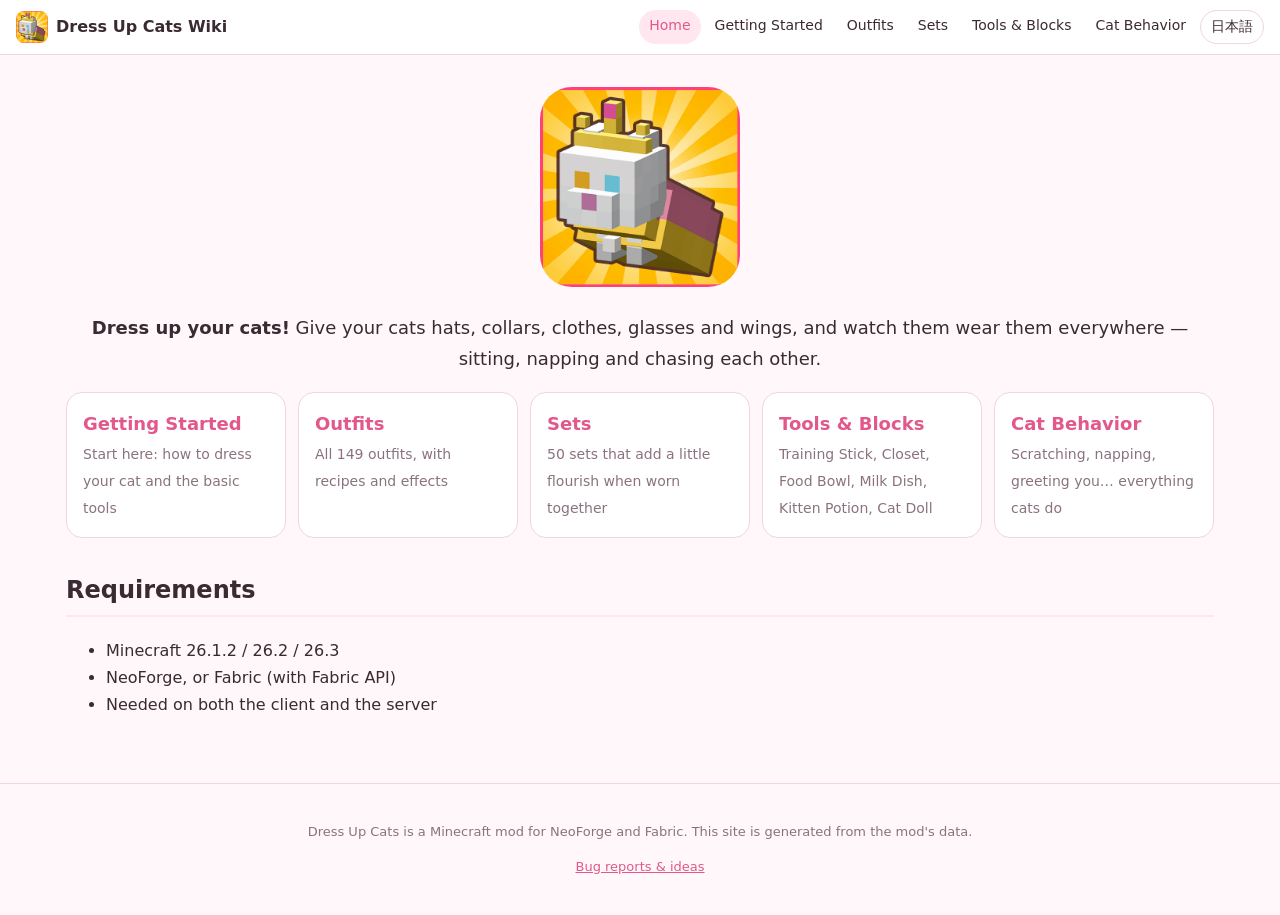
<file: index.html>
<!doctype html><html><head><meta charset="utf-8"><title>Dress Up Cats Wiki</title>
<script>location.replace((navigator.language || "").startsWith("ja") ? "ja/" : "en/")</script></head>
<body><a href="ja/">日本語</a> · <a href="en/">English</a></body></html>
</file>
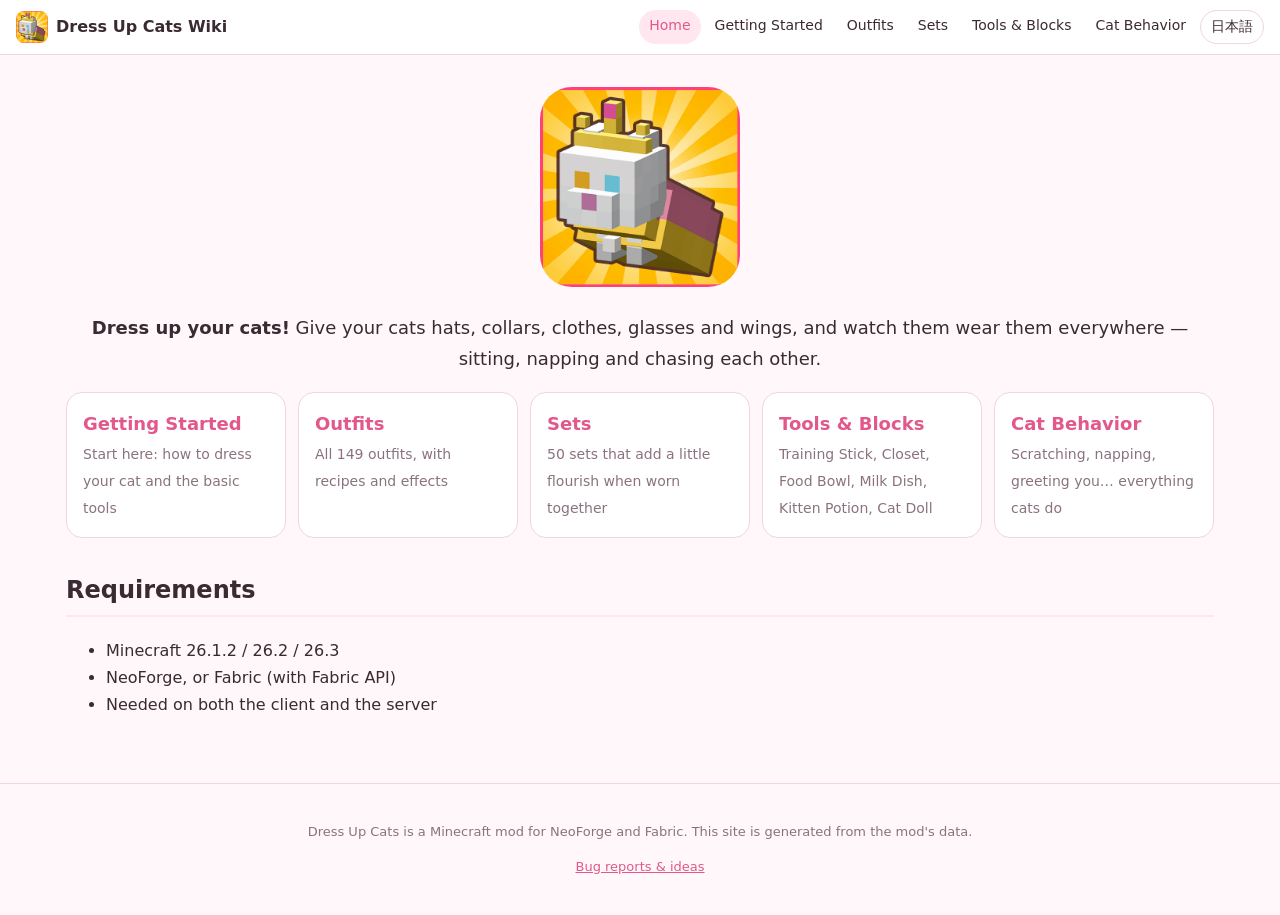
<file: en/index.html>
<!doctype html>
<html lang="en"><head><meta charset="utf-8"><meta name="viewport" content="width=device-width,initial-scale=1">
<title>Dress Up Cats Wiki</title><link rel="icon" href="../img/logo.png"><link rel="stylesheet" href="../style.css"></head>
<body><header><a class="brand" href="index.html"><img src="../img/logo.png" alt="">Dress Up Cats Wiki</a>
<nav><a href="index.html" class=on>Home</a><a href="guide.html">Getting Started</a><a href="outfits.html">Outfits</a><a href="sets.html">Sets</a><a href="items.html">Tools &amp; Blocks</a><a href="cats.html">Cat Behavior</a><a class="lang" href="../ja/index.html">日本語</a></nav></header>
<main><div class="hero"><img src="../img/logo.png" alt=""></div>
<p class="lead"><b>Dress up your cats!</b> Give your cats hats, collars, clothes, glasses and wings, and watch them wear them everywhere — sitting, napping and chasing each other.</p>
<ul class="tiles">
<li><a href="guide.html"><b>Getting Started</b><span>Start here: how to dress your cat and the basic tools</span></a></li>
<li><a href="outfits.html"><b>Outfits</b><span>All 149 outfits, with recipes and effects</span></a></li>
<li><a href="sets.html"><b>Sets</b><span>50 sets that add a little flourish when worn together</span></a></li>
<li><a href="items.html"><b>Tools & Blocks</b><span>Training Stick, Closet, Food Bowl, Milk Dish, Kitten Potion, Cat Doll</span></a></li>
<li><a href="cats.html"><b>Cat Behavior</b><span>Scratching, napping, greeting you… everything cats do</span></a></li>
</ul>
<h2>Requirements</h2>
<ul><li>Minecraft 26.1.2 / 26.2 / 26.3</li><li>NeoForge, or Fabric (with Fabric API)</li><li>Needed on both the client and the server</li></ul>
</main>
<footer><p>Dress Up Cats is a Minecraft mod for NeoForge and Fabric. This site is generated from the mod&#x27;s data.</p><p><a href="https://github.com/n1001c/DressUpCats-wiki/issues">Bug reports &amp; ideas</a></p></footer>
<script src="../site.js"></script></body></html>
</file>
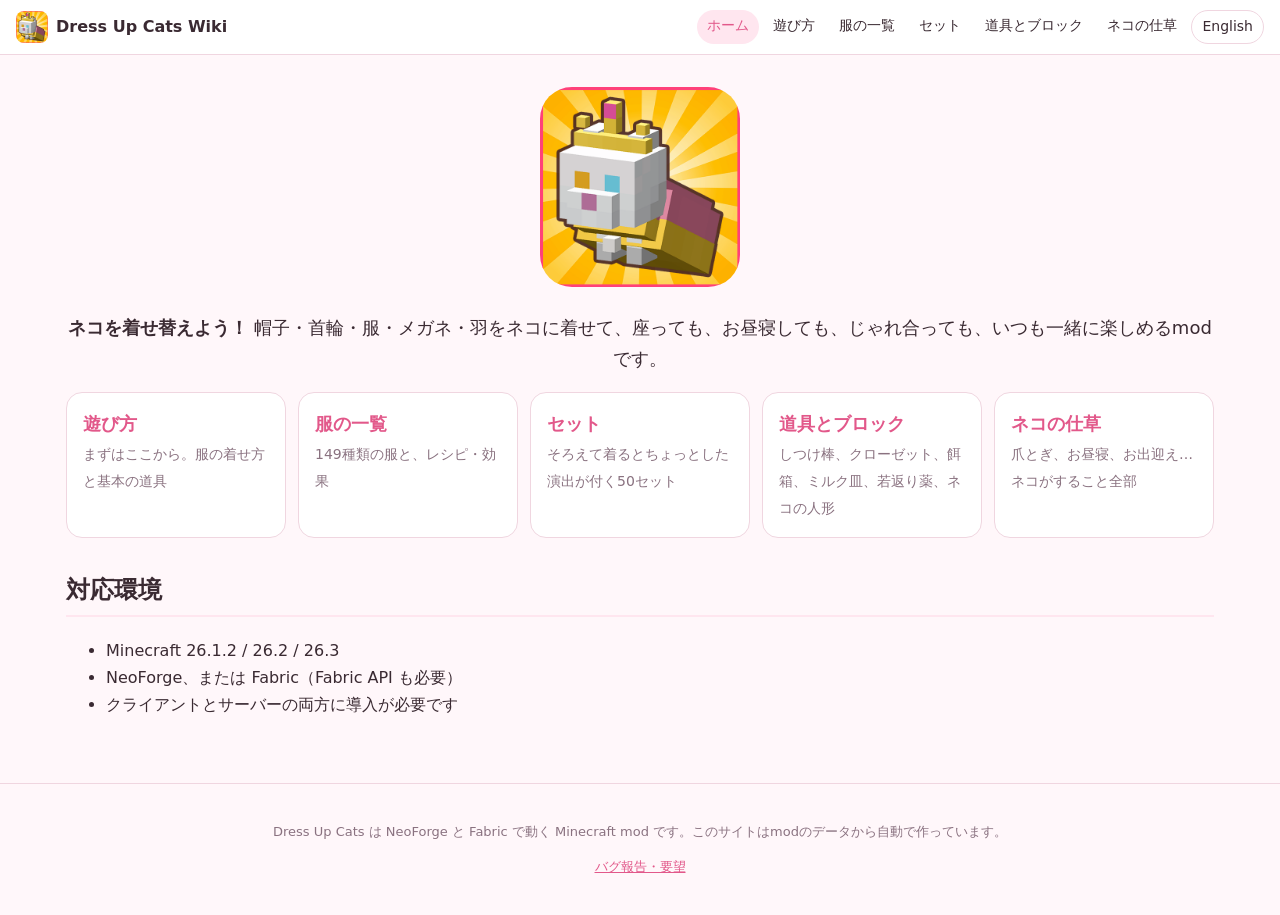
<file: ja/index.html>
<!doctype html>
<html lang="ja"><head><meta charset="utf-8"><meta name="viewport" content="width=device-width,initial-scale=1">
<title>Dress Up Cats Wiki</title><link rel="icon" href="../img/logo.png"><link rel="stylesheet" href="../style.css"></head>
<body><header><a class="brand" href="index.html"><img src="../img/logo.png" alt="">Dress Up Cats Wiki</a>
<nav><a href="index.html" class=on>ホーム</a><a href="guide.html">遊び方</a><a href="outfits.html">服の一覧</a><a href="sets.html">セット</a><a href="items.html">道具とブロック</a><a href="cats.html">ネコの仕草</a><a class="lang" href="../en/index.html">English</a></nav></header>
<main><div class="hero"><img src="../img/logo.png" alt=""></div>
<p class="lead"><b>ネコを着せ替えよう！</b> 帽子・首輪・服・メガネ・羽をネコに着せて、座っても、お昼寝しても、じゃれ合っても、いつも一緒に楽しめるmodです。</p>
<ul class="tiles">
<li><a href="guide.html"><b>遊び方</b><span>まずはここから。服の着せ方と基本の道具</span></a></li>
<li><a href="outfits.html"><b>服の一覧</b><span>149種類の服と、レシピ・効果</span></a></li>
<li><a href="sets.html"><b>セット</b><span>そろえて着るとちょっとした演出が付く50セット</span></a></li>
<li><a href="items.html"><b>道具とブロック</b><span>しつけ棒、クローゼット、餌箱、ミルク皿、若返り薬、ネコの人形</span></a></li>
<li><a href="cats.html"><b>ネコの仕草</b><span>爪とぎ、お昼寝、お出迎え…ネコがすること全部</span></a></li>
</ul>
<h2>対応環境</h2>
<ul><li>Minecraft 26.1.2 / 26.2 / 26.3</li><li>NeoForge、または Fabric（Fabric API も必要）</li><li>クライアントとサーバーの両方に導入が必要です</li></ul>
</main>
<footer><p>Dress Up Cats は NeoForge と Fabric で動く Minecraft mod です。このサイトはmodのデータから自動で作っています。</p><p><a href="https://github.com/n1001c/DressUpCats-wiki/issues">バグ報告・要望</a></p></footer>
<script src="../site.js"></script></body></html>
</file>
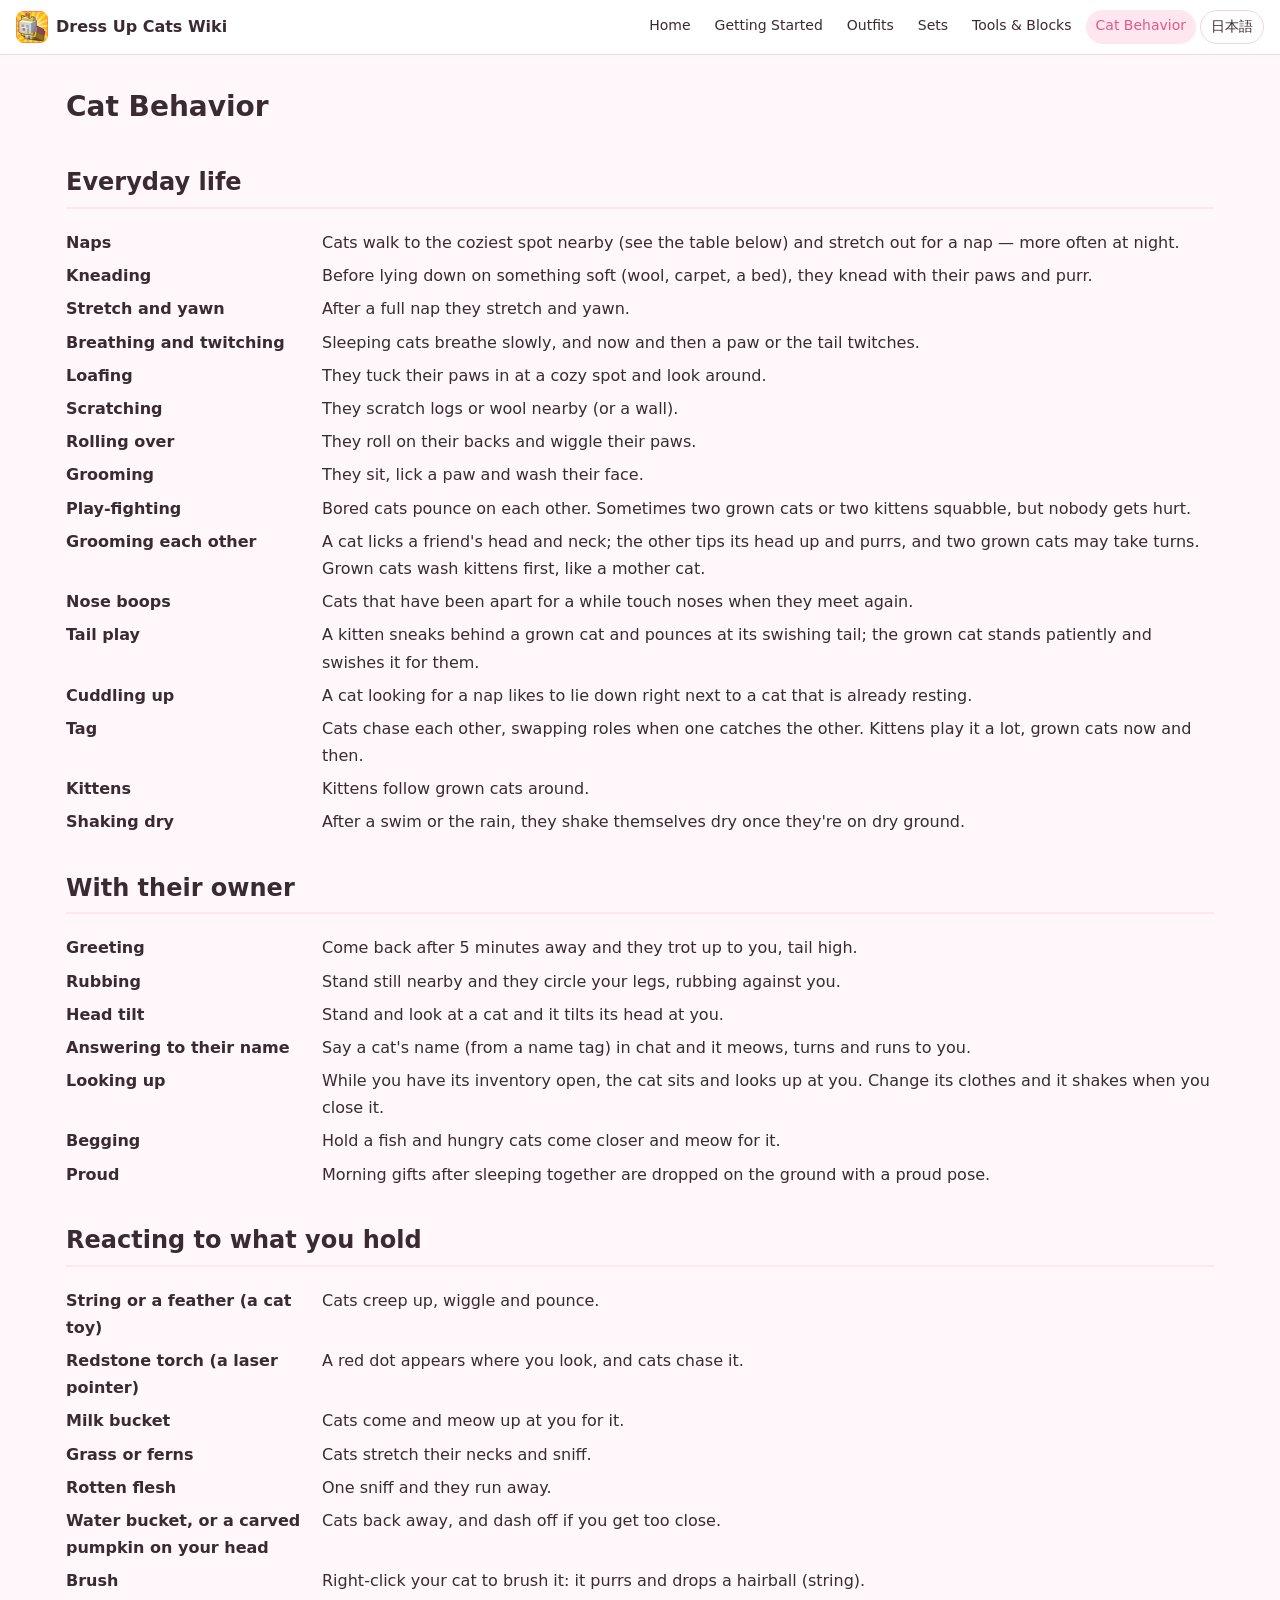
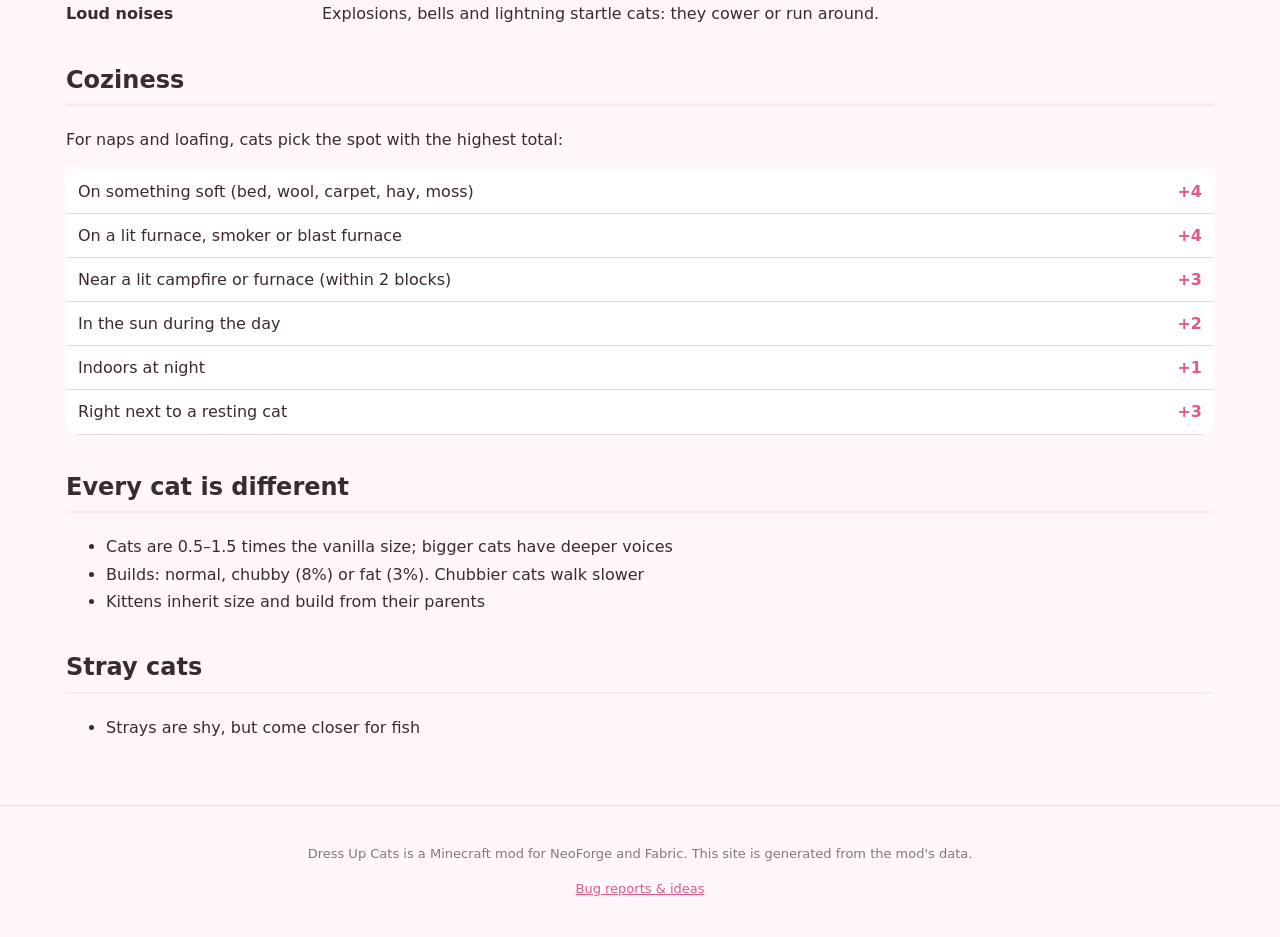
<file: en/cats.html>
<!doctype html>
<html lang="en"><head><meta charset="utf-8"><meta name="viewport" content="width=device-width,initial-scale=1">
<title>Cat Behavior – Dress Up Cats Wiki</title><link rel="icon" href="../img/logo.png"><link rel="stylesheet" href="../style.css"></head>
<body><header><a class="brand" href="index.html"><img src="../img/logo.png" alt="">Dress Up Cats Wiki</a>
<nav><a href="index.html">Home</a><a href="guide.html">Getting Started</a><a href="outfits.html">Outfits</a><a href="sets.html">Sets</a><a href="items.html">Tools &amp; Blocks</a><a href="cats.html" class=on>Cat Behavior</a><a class="lang" href="../ja/cats.html">日本語</a></nav></header>
<main><h1>Cat Behavior</h1><h2>Everyday life</h2><dl><dt>Naps</dt><dd>Cats walk to the coziest spot nearby (see the table below) and stretch out for a nap — more often at night.</dd><dt>Kneading</dt><dd>Before lying down on something soft (wool, carpet, a bed), they knead with their paws and purr.</dd><dt>Stretch and yawn</dt><dd>After a full nap they stretch and yawn.</dd><dt>Breathing and twitching</dt><dd>Sleeping cats breathe slowly, and now and then a paw or the tail twitches.</dd><dt>Loafing</dt><dd>They tuck their paws in at a cozy spot and look around.</dd><dt>Scratching</dt><dd>They scratch logs or wool nearby (or a wall).</dd><dt>Rolling over</dt><dd>They roll on their backs and wiggle their paws.</dd><dt>Grooming</dt><dd>They sit, lick a paw and wash their face.</dd><dt>Play-fighting</dt><dd>Bored cats pounce on each other. Sometimes two grown cats or two kittens squabble, but nobody gets hurt.</dd><dt>Grooming each other</dt><dd>A cat licks a friend&#x27;s head and neck; the other tips its head up and purrs, and two grown cats may take turns. Grown cats wash kittens first, like a mother cat.</dd><dt>Nose boops</dt><dd>Cats that have been apart for a while touch noses when they meet again.</dd><dt>Tail play</dt><dd>A kitten sneaks behind a grown cat and pounces at its swishing tail; the grown cat stands patiently and swishes it for them.</dd><dt>Cuddling up</dt><dd>A cat looking for a nap likes to lie down right next to a cat that is already resting.</dd><dt>Tag</dt><dd>Cats chase each other, swapping roles when one catches the other. Kittens play it a lot, grown cats now and then.</dd><dt>Kittens</dt><dd>Kittens follow grown cats around.</dd><dt>Shaking dry</dt><dd>After a swim or the rain, they shake themselves dry once they&#x27;re on dry ground.</dd></dl><h2>With their owner</h2><dl><dt>Greeting</dt><dd>Come back after 5 minutes away and they trot up to you, tail high.</dd><dt>Rubbing</dt><dd>Stand still nearby and they circle your legs, rubbing against you.</dd><dt>Head tilt</dt><dd>Stand and look at a cat and it tilts its head at you.</dd><dt>Answering to their name</dt><dd>Say a cat&#x27;s name (from a name tag) in chat and it meows, turns and runs to you.</dd><dt>Looking up</dt><dd>While you have its inventory open, the cat sits and looks up at you. Change its clothes and it shakes when you close it.</dd><dt>Begging</dt><dd>Hold a fish and hungry cats come closer and meow for it.</dd><dt>Proud</dt><dd>Morning gifts after sleeping together are dropped on the ground with a proud pose.</dd></dl><h2>Reacting to what you hold</h2><dl><dt>String or a feather (a cat toy)</dt><dd>Cats creep up, wiggle and pounce.</dd><dt>Redstone torch (a laser pointer)</dt><dd>A red dot appears where you look, and cats chase it.</dd><dt>Milk bucket</dt><dd>Cats come and meow up at you for it.</dd><dt>Grass or ferns</dt><dd>Cats stretch their necks and sniff.</dd><dt>Rotten flesh</dt><dd>One sniff and they run away.</dd><dt>Water bucket, or a carved pumpkin on your head</dt><dd>Cats back away, and dash off if you get too close.</dd><dt>Brush</dt><dd>Right-click your cat to brush it: it purrs and drops a hairball (string).</dd><dt>Loud noises</dt><dd>Explosions, bells and lightning startle cats: they cower or run around.</dd></dl><h2>Coziness</h2><p>For naps and loafing, cats pick the spot with the highest total:</p><table><tr><td>On something soft (bed, wool, carpet, hay, moss)</td><td class=num>+4</td></tr><tr><td>On a lit furnace, smoker or blast furnace</td><td class=num>+4</td></tr><tr><td>Near a lit campfire or furnace (within 2 blocks)</td><td class=num>+3</td></tr><tr><td>In the sun during the day</td><td class=num>+2</td></tr><tr><td>Indoors at night</td><td class=num>+1</td></tr><tr><td>Right next to a resting cat</td><td class=num>+3</td></tr></table><h2>Every cat is different</h2><ul><li>Cats are 0.5–1.5 times the vanilla size; bigger cats have deeper voices</li><li>Builds: normal, chubby (8%) or fat (3%). Chubbier cats walk slower</li><li>Kittens inherit size and build from their parents</li></ul><h2>Stray cats</h2><ul><li>Strays are shy, but come closer for fish</li></ul></main>
<footer><p>Dress Up Cats is a Minecraft mod for NeoForge and Fabric. This site is generated from the mod&#x27;s data.</p><p><a href="https://github.com/n1001c/DressUpCats-wiki/issues">Bug reports &amp; ideas</a></p></footer>
<script src="../site.js"></script></body></html>
</file>
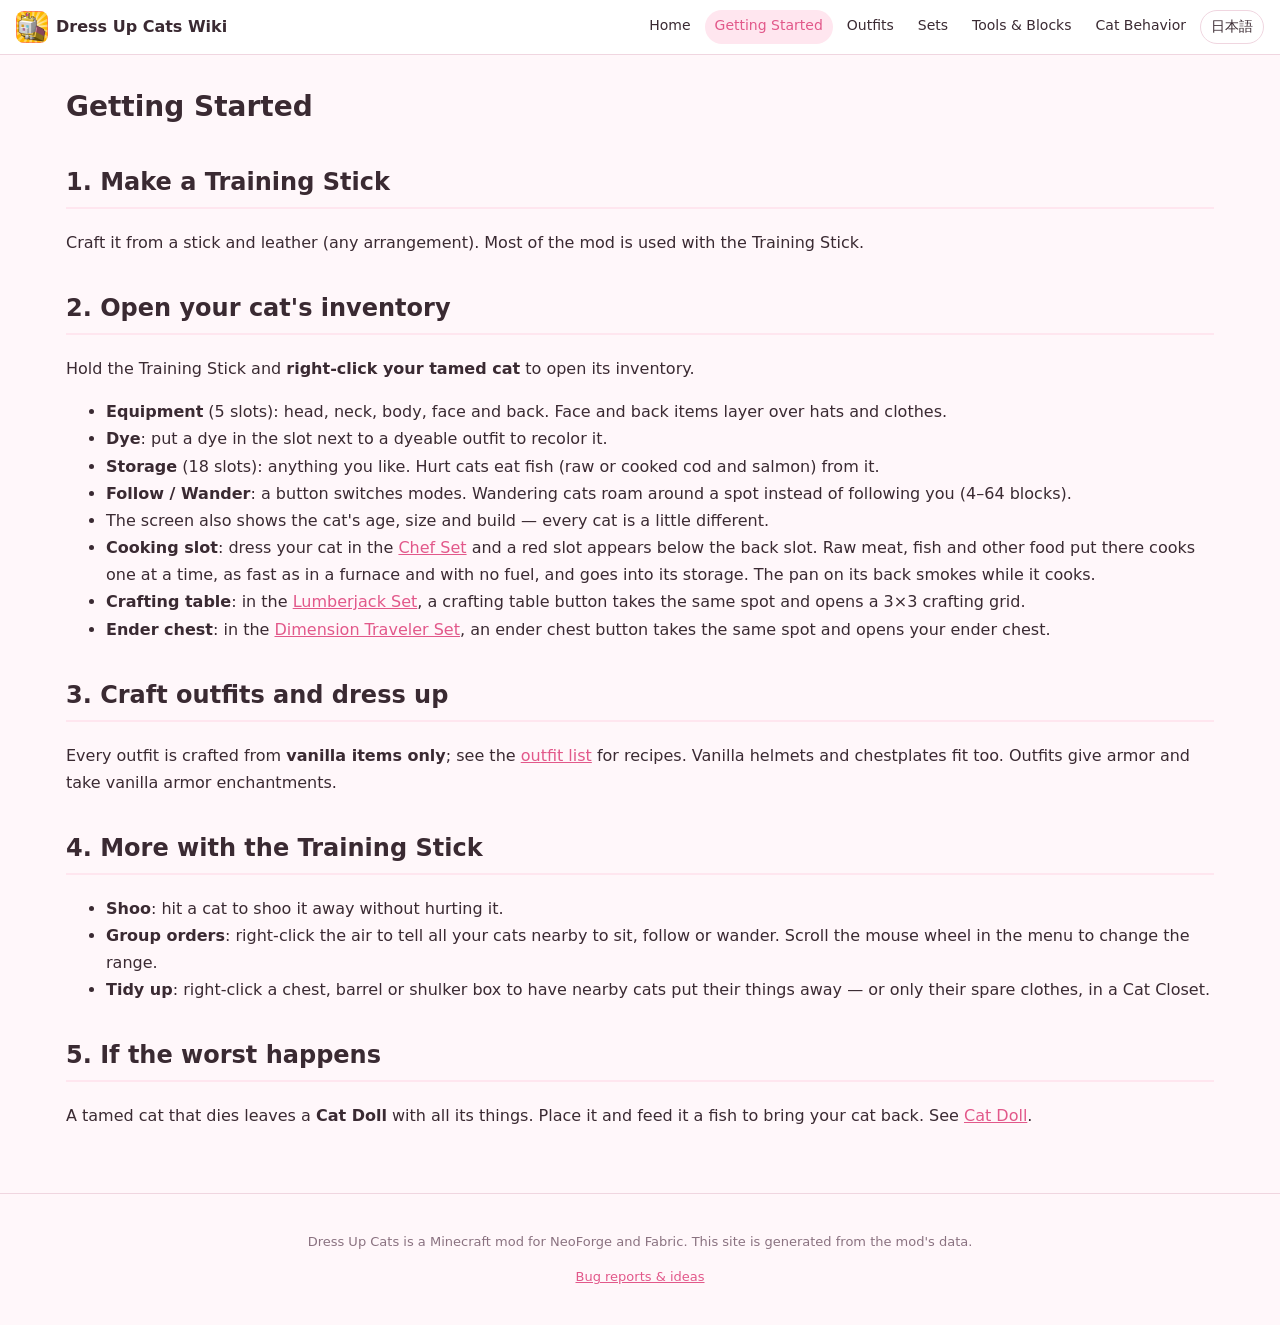
<file: en/guide.html>
<!doctype html>
<html lang="en"><head><meta charset="utf-8"><meta name="viewport" content="width=device-width,initial-scale=1">
<title>Getting Started – Dress Up Cats Wiki</title><link rel="icon" href="../img/logo.png"><link rel="stylesheet" href="../style.css"></head>
<body><header><a class="brand" href="index.html"><img src="../img/logo.png" alt="">Dress Up Cats Wiki</a>
<nav><a href="index.html">Home</a><a href="guide.html" class=on>Getting Started</a><a href="outfits.html">Outfits</a><a href="sets.html">Sets</a><a href="items.html">Tools &amp; Blocks</a><a href="cats.html">Cat Behavior</a><a class="lang" href="../ja/guide.html">日本語</a></nav></header>
<main><h1>Getting Started</h1>
<h2>1. Make a Training Stick</h2>
<p>Craft it from a stick and leather (any arrangement). Most of the mod is used with the Training Stick.</p>
<h2>2. Open your cat's inventory</h2>
<p>Hold the Training Stick and <b>right-click your tamed cat</b> to open its inventory.</p>
<ul>
<li><b>Equipment</b> (5 slots): head, neck, body, face and back. Face and back items layer over hats and clothes.</li>
<li><b>Dye</b>: put a dye in the slot next to a dyeable outfit to recolor it.</li>
<li><b>Storage</b> (18 slots): anything you like. Hurt cats eat fish (raw or cooked cod and salmon) from it.</li>
<li><b>Follow / Wander</b>: a button switches modes. Wandering cats roam around a spot instead of following you (4–64 blocks).</li>
<li>The screen also shows the cat's age, size and build — every cat is a little different.</li>
<li><b>Cooking slot</b>: dress your cat in the <a href="sets.html">Chef Set</a> and a red slot appears below the back slot. Raw meat, fish and other food put there cooks one at a time, as fast as in a furnace and with no fuel, and goes into its storage. The pan on its back smokes while it cooks.</li>
<li><b>Crafting table</b>: in the <a href="sets.html">Lumberjack Set</a>, a crafting table button takes the same spot and opens a 3×3 crafting grid.</li>
<li><b>Ender chest</b>: in the <a href="sets.html">Dimension Traveler Set</a>, an ender chest button takes the same spot and opens your ender chest.</li>
</ul>
<h2>3. Craft outfits and dress up</h2>
<p>Every outfit is crafted from <b>vanilla items only</b>; see the <a href="outfits.html">outfit list</a> for recipes. Vanilla helmets and chestplates fit too. Outfits give armor and take vanilla armor enchantments.</p>
<h2>4. More with the Training Stick</h2>
<ul>
<li><b>Shoo</b>: hit a cat to shoo it away without hurting it.</li>
<li><b>Group orders</b>: right-click the air to tell all your cats nearby to sit, follow or wander. Scroll the mouse wheel in the menu to change the range.</li>
<li><b>Tidy up</b>: right-click a chest, barrel or shulker box to have nearby cats put their things away — or only their spare clothes, in a Cat Closet.</li>
</ul>
<h2>5. If the worst happens</h2>
<p>A tamed cat that dies leaves a <b>Cat Doll</b> with all its things. Place it and feed it a fish to bring your cat back. See <a href="items.html#cat_doll">Cat Doll</a>.</p>
</main>
<footer><p>Dress Up Cats is a Minecraft mod for NeoForge and Fabric. This site is generated from the mod&#x27;s data.</p><p><a href="https://github.com/n1001c/DressUpCats-wiki/issues">Bug reports &amp; ideas</a></p></footer>
<script src="../site.js"></script></body></html>
</file>
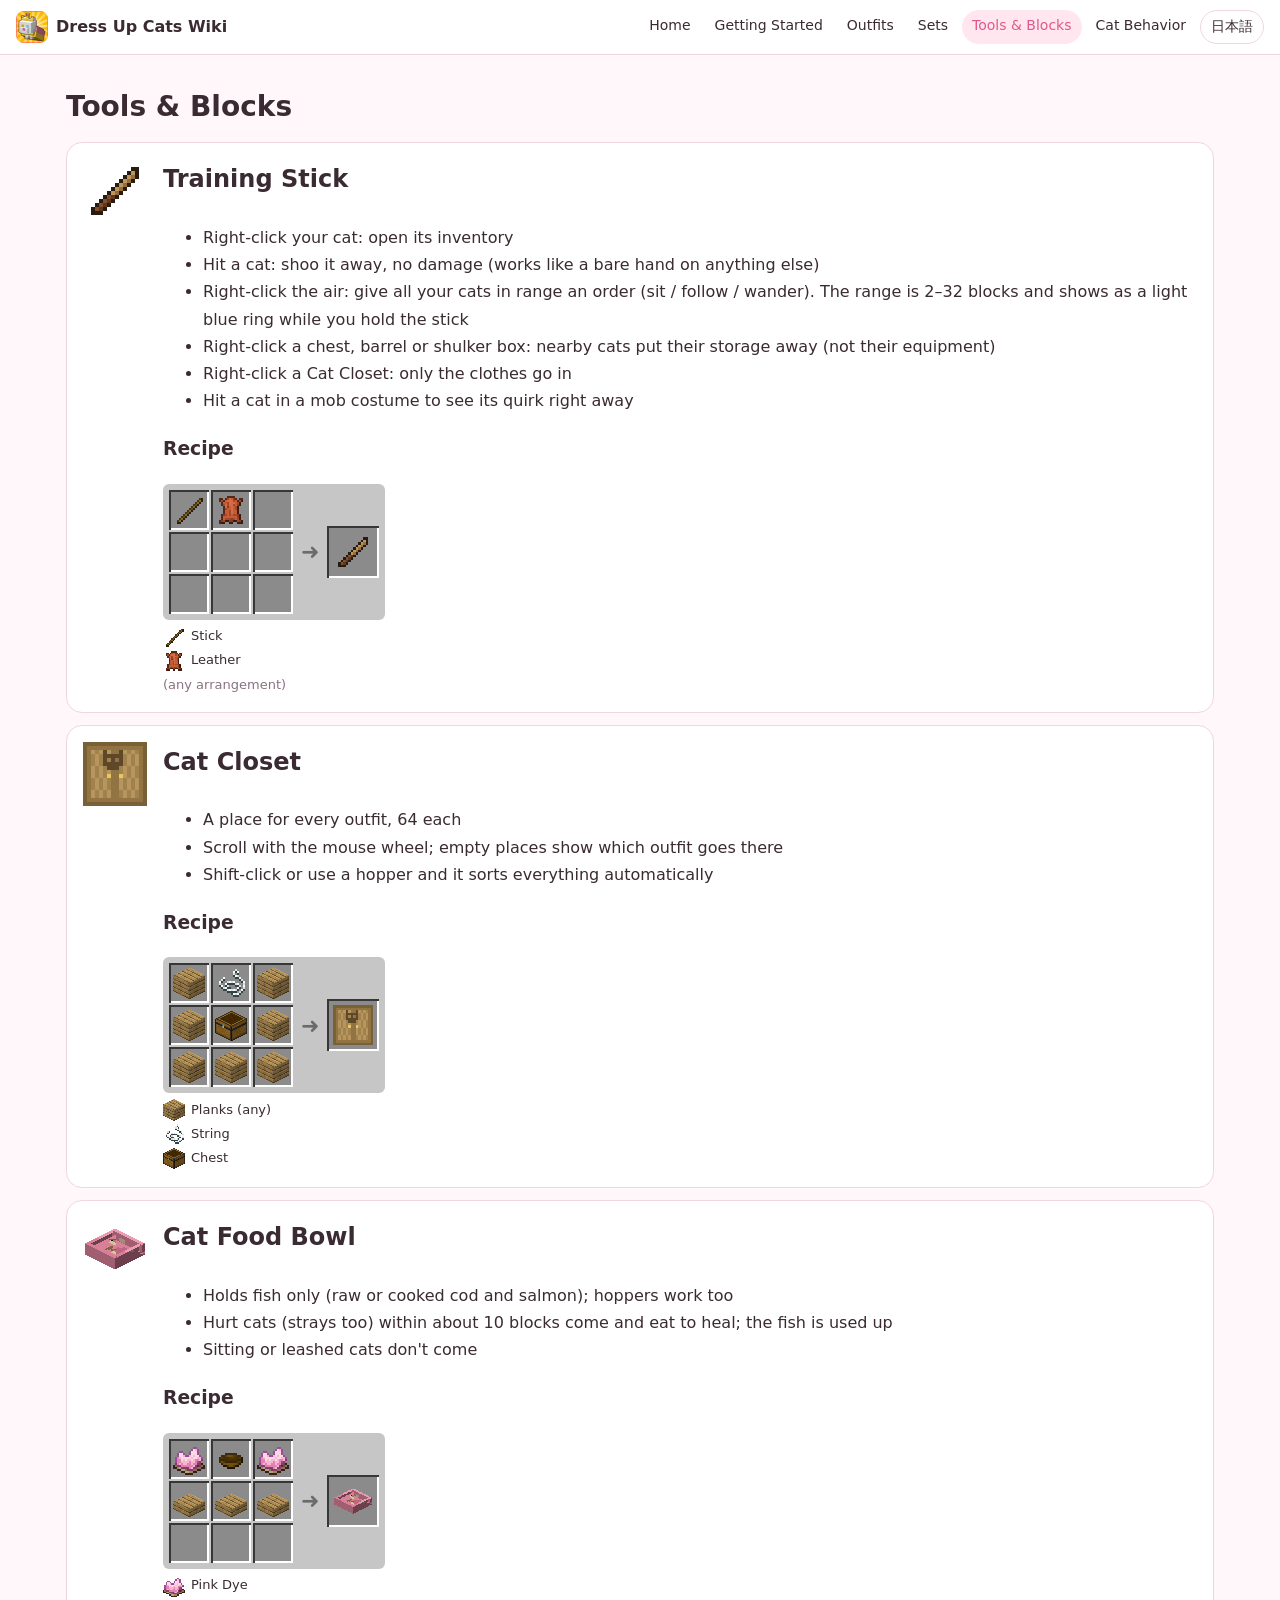
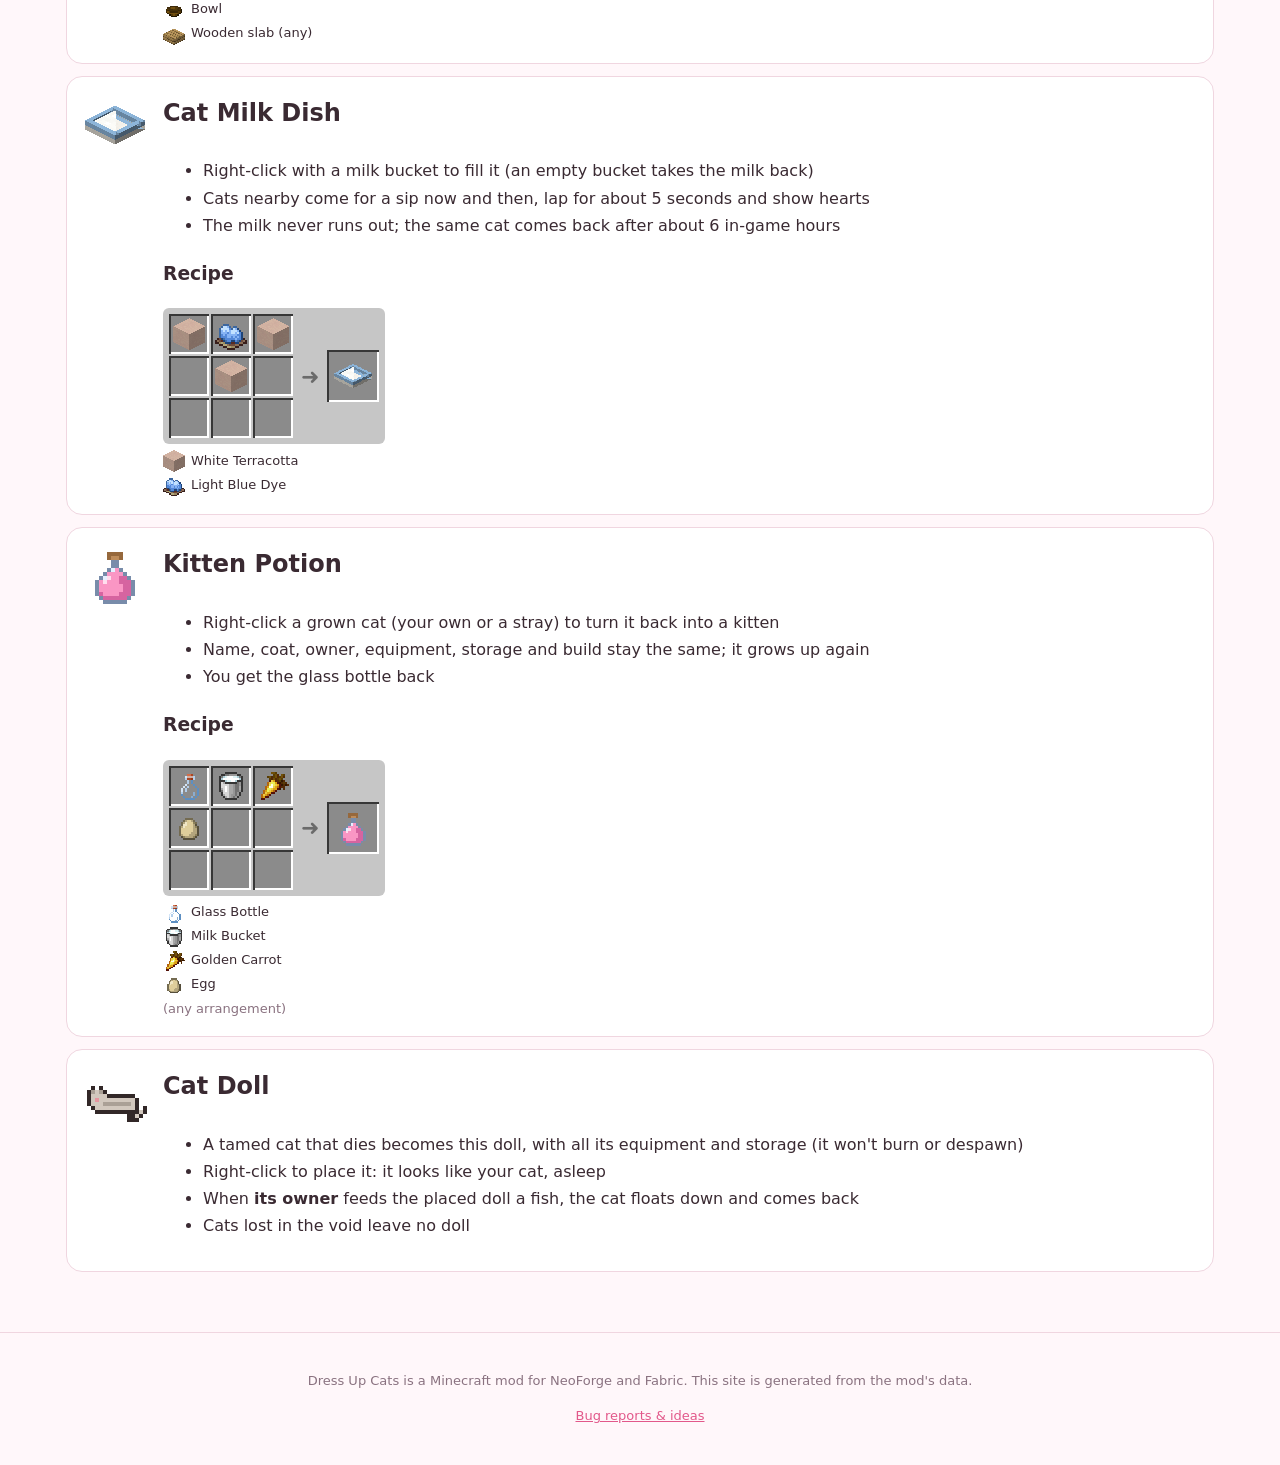
<file: en/items.html>
<!doctype html>
<html lang="en"><head><meta charset="utf-8"><meta name="viewport" content="width=device-width,initial-scale=1">
<title>Tools &amp; Blocks – Dress Up Cats Wiki</title><link rel="icon" href="../img/logo.png"><link rel="stylesheet" href="../style.css"></head>
<body><header><a class="brand" href="index.html"><img src="../img/logo.png" alt="">Dress Up Cats Wiki</a>
<nav><a href="index.html">Home</a><a href="guide.html">Getting Started</a><a href="outfits.html">Outfits</a><a href="sets.html">Sets</a><a href="items.html" class=on>Tools &amp; Blocks</a><a href="cats.html">Cat Behavior</a><a class="lang" href="../ja/items.html">日本語</a></nav></header>
<main><h1>Tools &amp; Blocks</h1><section class="tool" id="training_stick"><img class="icon big" src="../img/icon/training_stick.png" alt="">
<div><h2>Training Stick</h2><ul><li>Right-click your cat: open its inventory</li><li>Hit a cat: shoo it away, no damage (works like a bare hand on anything else)</li><li>Right-click the air: give all your cats in range an order (sit / follow / wander). The range is 2–32 blocks and shows as a light blue ring while you hold the stick</li><li>Right-click a chest, barrel or shulker box: nearby cats put their storage away (not their equipment)</li><li>Right-click a Cat Closet: only the clothes go in</li><li>Hit a cat in a mob costume to see its quirk right away</li></ul><h3>Recipe</h3><div class="recipe"><div class="craft"><div class="grid"><span><img src="../img/mc/minecraft_stick.png" alt="Stick" title="Stick"></span><span><img src="../img/mc/minecraft_leather.png" alt="Leather" title="Leather"></span><span></span><span></span><span></span><span></span><span></span><span></span><span></span></div><span class="arrow">➜</span><span class="result"><img class="icon" src="../img/icon/training_stick.png" alt=""></span></div><ul class="legend"><li><img src="../img/mc/minecraft_stick.png" alt="Stick" title="Stick">Stick</li><li><img src="../img/mc/minecraft_leather.png" alt="Leather" title="Leather">Leather</li></ul><p class="hint">(any arrangement)</p></div></div></section><section class="tool" id="cat_closet"><img class="icon big" src="../img/icon/cat_closet.png" alt="">
<div><h2>Cat Closet</h2><ul><li>A place for every outfit, 64 each</li><li>Scroll with the mouse wheel; empty places show which outfit goes there</li><li>Shift-click or use a hopper and it sorts everything automatically</li></ul><h3>Recipe</h3><div class="recipe"><div class="craft"><div class="grid"><span><img src="../img/mc/tag_minecraft_planks.png" alt="Planks (any)" title="Planks (any)"></span><span><img src="../img/mc/minecraft_string.png" alt="String" title="String"></span><span><img src="../img/mc/tag_minecraft_planks.png" alt="Planks (any)" title="Planks (any)"></span><span><img src="../img/mc/tag_minecraft_planks.png" alt="Planks (any)" title="Planks (any)"></span><span><img src="../img/mc/minecraft_chest.png" alt="Chest" title="Chest"></span><span><img src="../img/mc/tag_minecraft_planks.png" alt="Planks (any)" title="Planks (any)"></span><span><img src="../img/mc/tag_minecraft_planks.png" alt="Planks (any)" title="Planks (any)"></span><span><img src="../img/mc/tag_minecraft_planks.png" alt="Planks (any)" title="Planks (any)"></span><span><img src="../img/mc/tag_minecraft_planks.png" alt="Planks (any)" title="Planks (any)"></span></div><span class="arrow">➜</span><span class="result"><img class="icon" src="../img/icon/cat_closet.png" alt=""></span></div><ul class="legend"><li><img src="../img/mc/tag_minecraft_planks.png" alt="Planks (any)" title="Planks (any)">Planks (any)</li><li><img src="../img/mc/minecraft_string.png" alt="String" title="String">String</li><li><img src="../img/mc/minecraft_chest.png" alt="Chest" title="Chest">Chest</li></ul></div></div></section><section class="tool" id="cat_food_bowl"><img class="icon big" src="../img/icon/cat_food_bowl.png" alt="">
<div><h2>Cat Food Bowl</h2><ul><li>Holds fish only (raw or cooked cod and salmon); hoppers work too</li><li>Hurt cats (strays too) within about 10 blocks come and eat to heal; the fish is used up</li><li>Sitting or leashed cats don't come</li></ul><h3>Recipe</h3><div class="recipe"><div class="craft"><div class="grid"><span><img src="../img/mc/minecraft_pink_dye.png" alt="Pink Dye" title="Pink Dye"></span><span><img src="../img/mc/minecraft_bowl.png" alt="Bowl" title="Bowl"></span><span><img src="../img/mc/minecraft_pink_dye.png" alt="Pink Dye" title="Pink Dye"></span><span><img src="../img/mc/tag_minecraft_wooden_slabs.png" alt="Wooden slab (any)" title="Wooden slab (any)"></span><span><img src="../img/mc/tag_minecraft_wooden_slabs.png" alt="Wooden slab (any)" title="Wooden slab (any)"></span><span><img src="../img/mc/tag_minecraft_wooden_slabs.png" alt="Wooden slab (any)" title="Wooden slab (any)"></span><span></span><span></span><span></span></div><span class="arrow">➜</span><span class="result"><img class="icon" src="../img/icon/cat_food_bowl.png" alt=""></span></div><ul class="legend"><li><img src="../img/mc/minecraft_pink_dye.png" alt="Pink Dye" title="Pink Dye">Pink Dye</li><li><img src="../img/mc/minecraft_bowl.png" alt="Bowl" title="Bowl">Bowl</li><li><img src="../img/mc/tag_minecraft_wooden_slabs.png" alt="Wooden slab (any)" title="Wooden slab (any)">Wooden slab (any)</li></ul></div></div></section><section class="tool" id="cat_milk_dish"><img class="icon big" src="../img/icon/cat_milk_dish.png" alt="">
<div><h2>Cat Milk Dish</h2><ul><li>Right-click with a milk bucket to fill it (an empty bucket takes the milk back)</li><li>Cats nearby come for a sip now and then, lap for about 5 seconds and show hearts</li><li>The milk never runs out; the same cat comes back after about 6 in-game hours</li></ul><h3>Recipe</h3><div class="recipe"><div class="craft"><div class="grid"><span><img src="../img/mc/minecraft_white_terracotta.png" alt="White Terracotta" title="White Terracotta"></span><span><img src="../img/mc/minecraft_light_blue_dye.png" alt="Light Blue Dye" title="Light Blue Dye"></span><span><img src="../img/mc/minecraft_white_terracotta.png" alt="White Terracotta" title="White Terracotta"></span><span></span><span><img src="../img/mc/minecraft_white_terracotta.png" alt="White Terracotta" title="White Terracotta"></span><span></span><span></span><span></span><span></span></div><span class="arrow">➜</span><span class="result"><img class="icon" src="../img/icon/cat_milk_dish.png" alt=""></span></div><ul class="legend"><li><img src="../img/mc/minecraft_white_terracotta.png" alt="White Terracotta" title="White Terracotta">White Terracotta</li><li><img src="../img/mc/minecraft_light_blue_dye.png" alt="Light Blue Dye" title="Light Blue Dye">Light Blue Dye</li></ul></div></div></section><section class="tool" id="cat_youth_potion"><img class="icon big" src="../img/icon/cat_youth_potion.png" alt="">
<div><h2>Kitten Potion</h2><ul><li>Right-click a grown cat (your own or a stray) to turn it back into a kitten</li><li>Name, coat, owner, equipment, storage and build stay the same; it grows up again</li><li>You get the glass bottle back</li></ul><h3>Recipe</h3><div class="recipe"><div class="craft"><div class="grid"><span><img src="../img/mc/minecraft_glass_bottle.png" alt="Glass Bottle" title="Glass Bottle"></span><span><img src="../img/mc/minecraft_milk_bucket.png" alt="Milk Bucket" title="Milk Bucket"></span><span><img src="../img/mc/minecraft_golden_carrot.png" alt="Golden Carrot" title="Golden Carrot"></span><span><img src="../img/mc/minecraft_egg.png" alt="Egg" title="Egg"></span><span></span><span></span><span></span><span></span><span></span></div><span class="arrow">➜</span><span class="result"><img class="icon" src="../img/icon/cat_youth_potion.png" alt=""></span></div><ul class="legend"><li><img src="../img/mc/minecraft_glass_bottle.png" alt="Glass Bottle" title="Glass Bottle">Glass Bottle</li><li><img src="../img/mc/minecraft_milk_bucket.png" alt="Milk Bucket" title="Milk Bucket">Milk Bucket</li><li><img src="../img/mc/minecraft_golden_carrot.png" alt="Golden Carrot" title="Golden Carrot">Golden Carrot</li><li><img src="../img/mc/minecraft_egg.png" alt="Egg" title="Egg">Egg</li></ul><p class="hint">(any arrangement)</p></div></div></section><section class="tool" id="cat_doll"><img class="icon big" src="../img/icon/cat_doll.png" alt="">
<div><h2>Cat Doll</h2><ul><li>A tamed cat that dies becomes this doll, with all its equipment and storage (it won't burn or despawn)</li><li>Right-click to place it: it looks like your cat, asleep</li><li>When <b>its owner</b> feeds the placed doll a fish, the cat floats down and comes back</li><li>Cats lost in the void leave no doll</li></ul></div></section></main>
<footer><p>Dress Up Cats is a Minecraft mod for NeoForge and Fabric. This site is generated from the mod&#x27;s data.</p><p><a href="https://github.com/n1001c/DressUpCats-wiki/issues">Bug reports &amp; ideas</a></p></footer>
<script src="../site.js"></script></body></html>
</file>
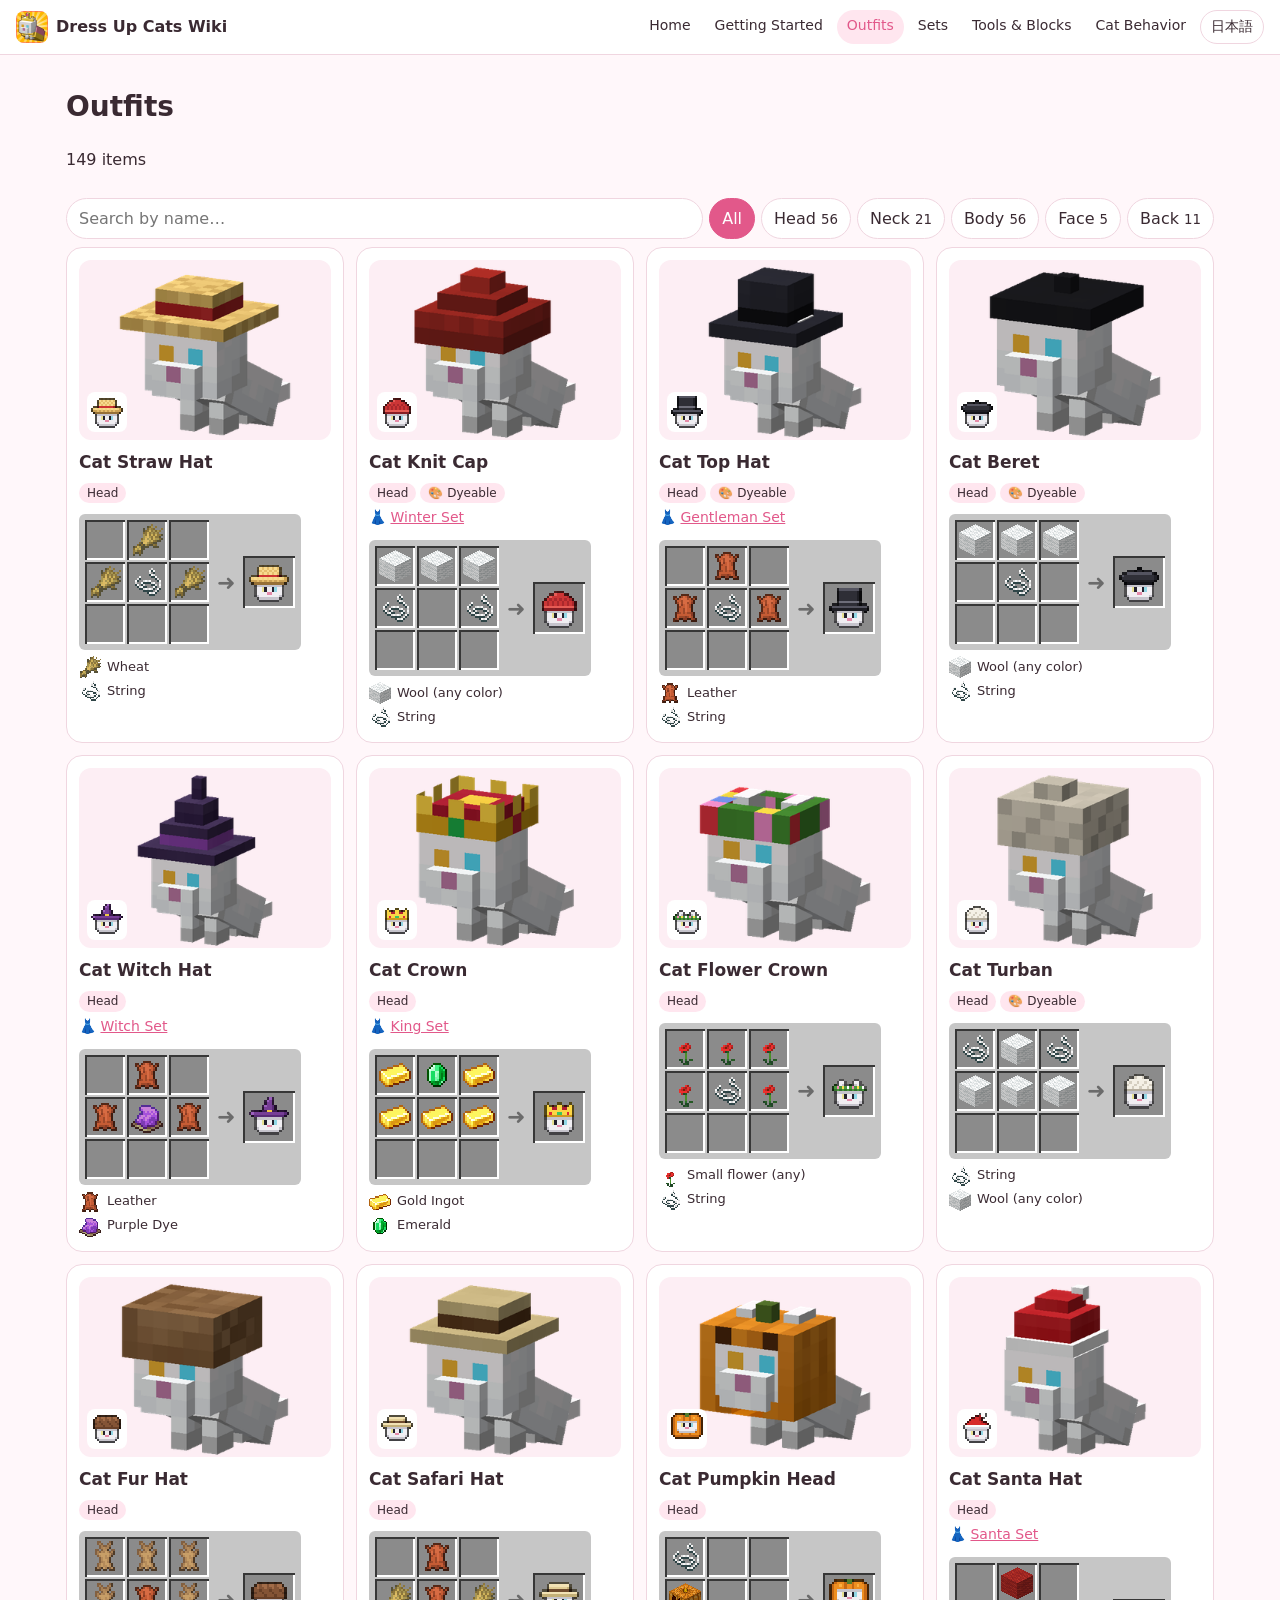
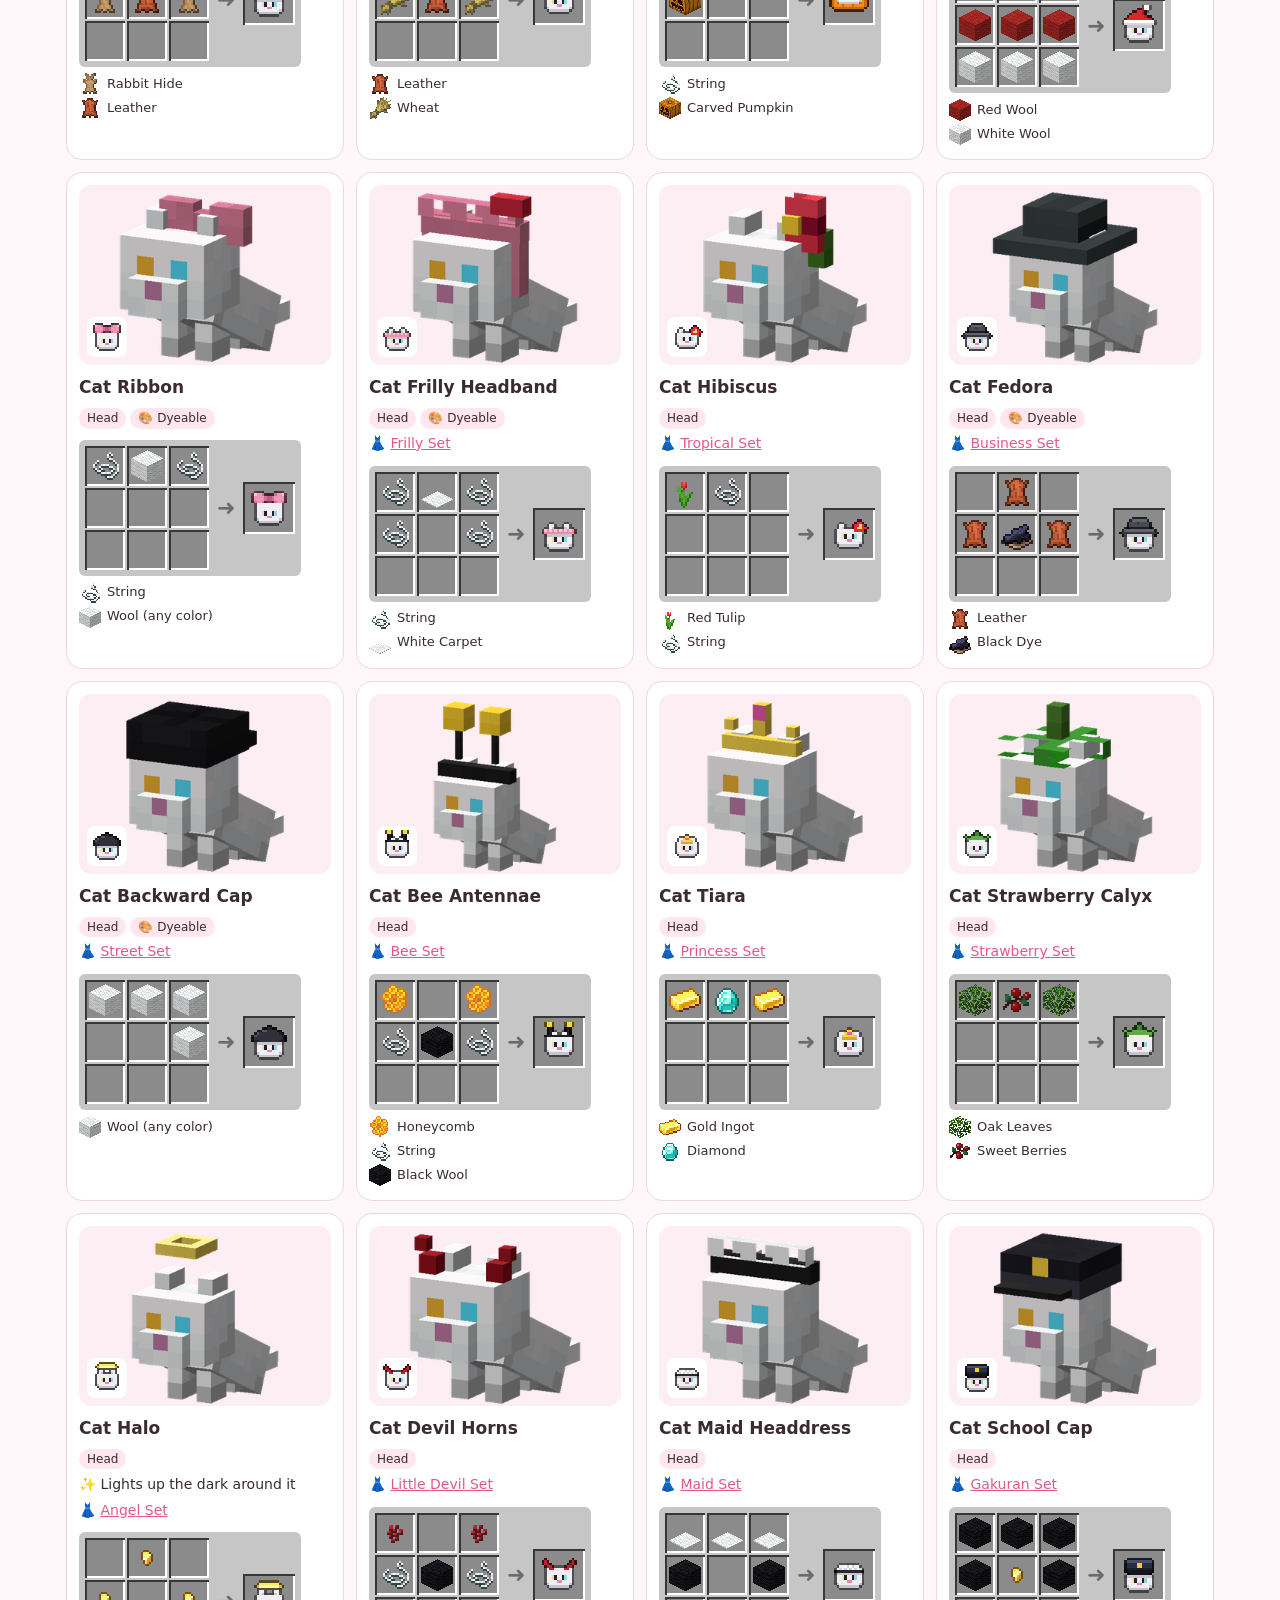
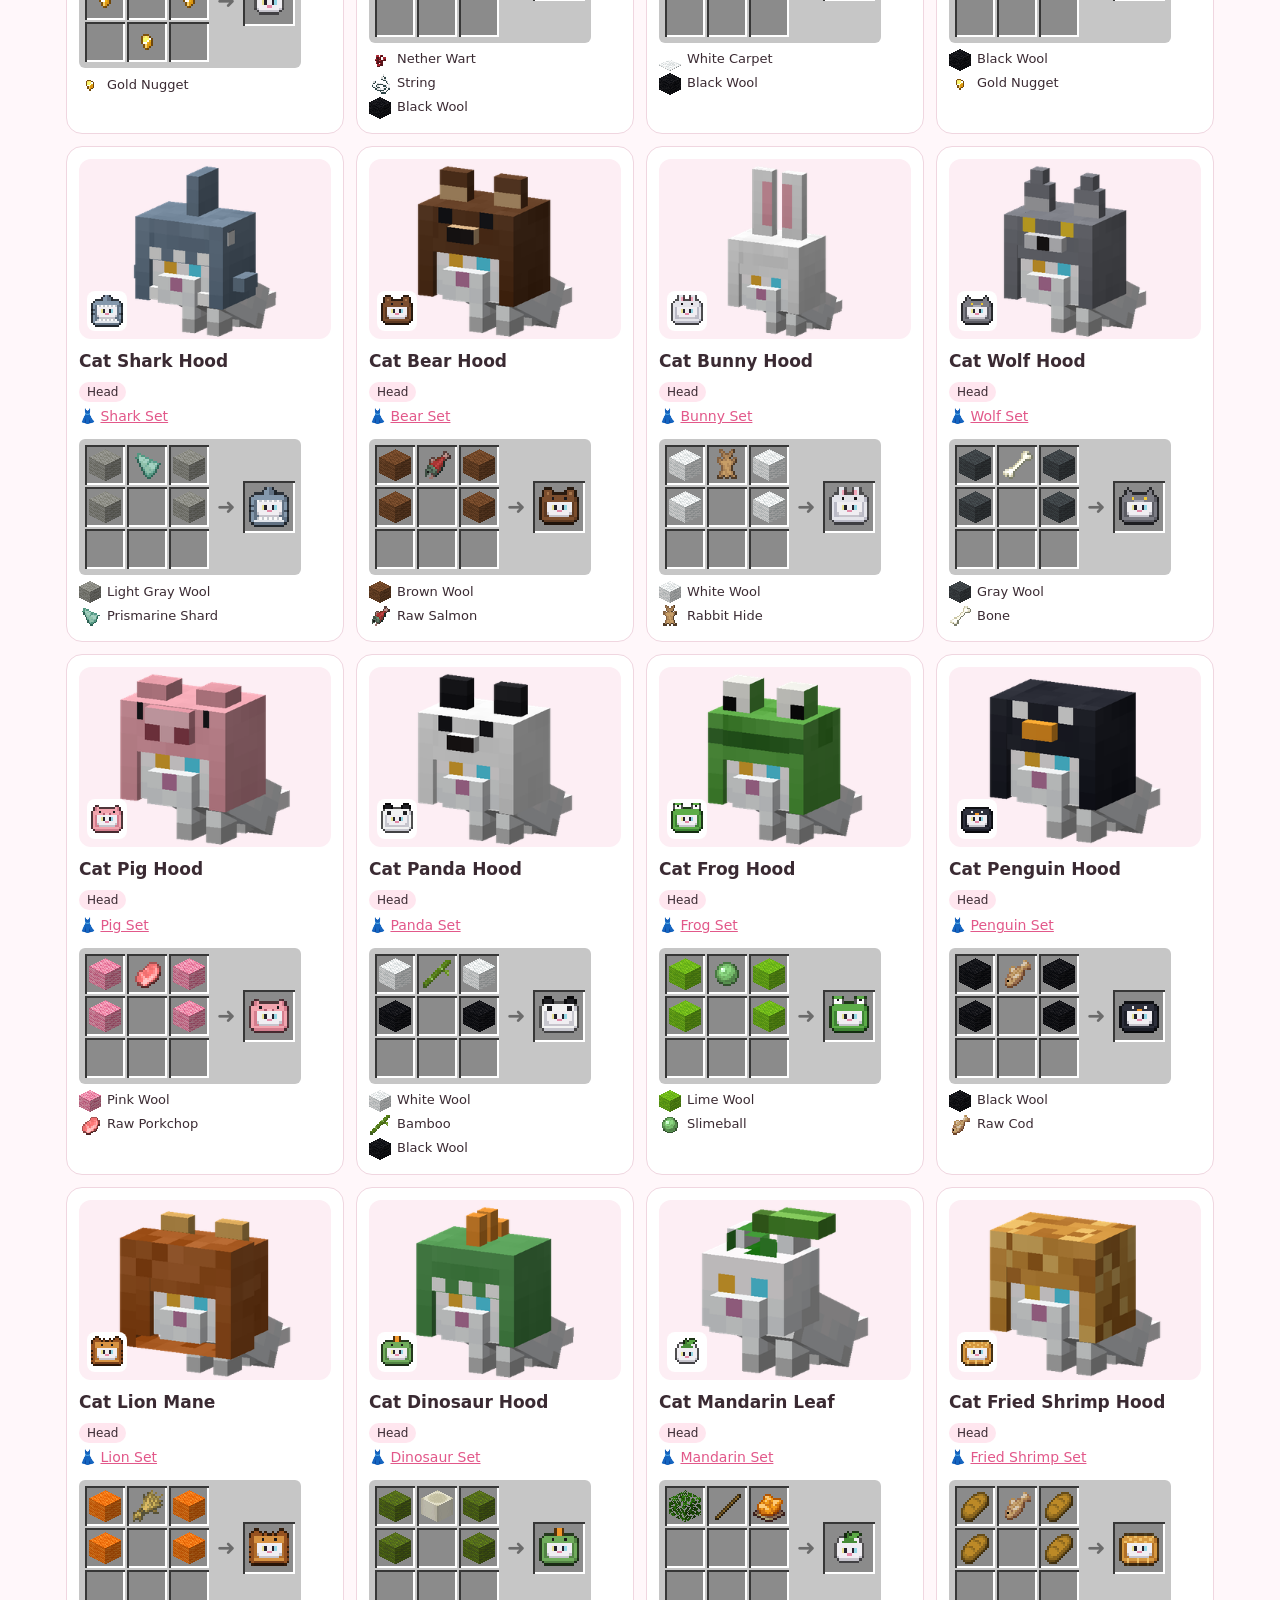
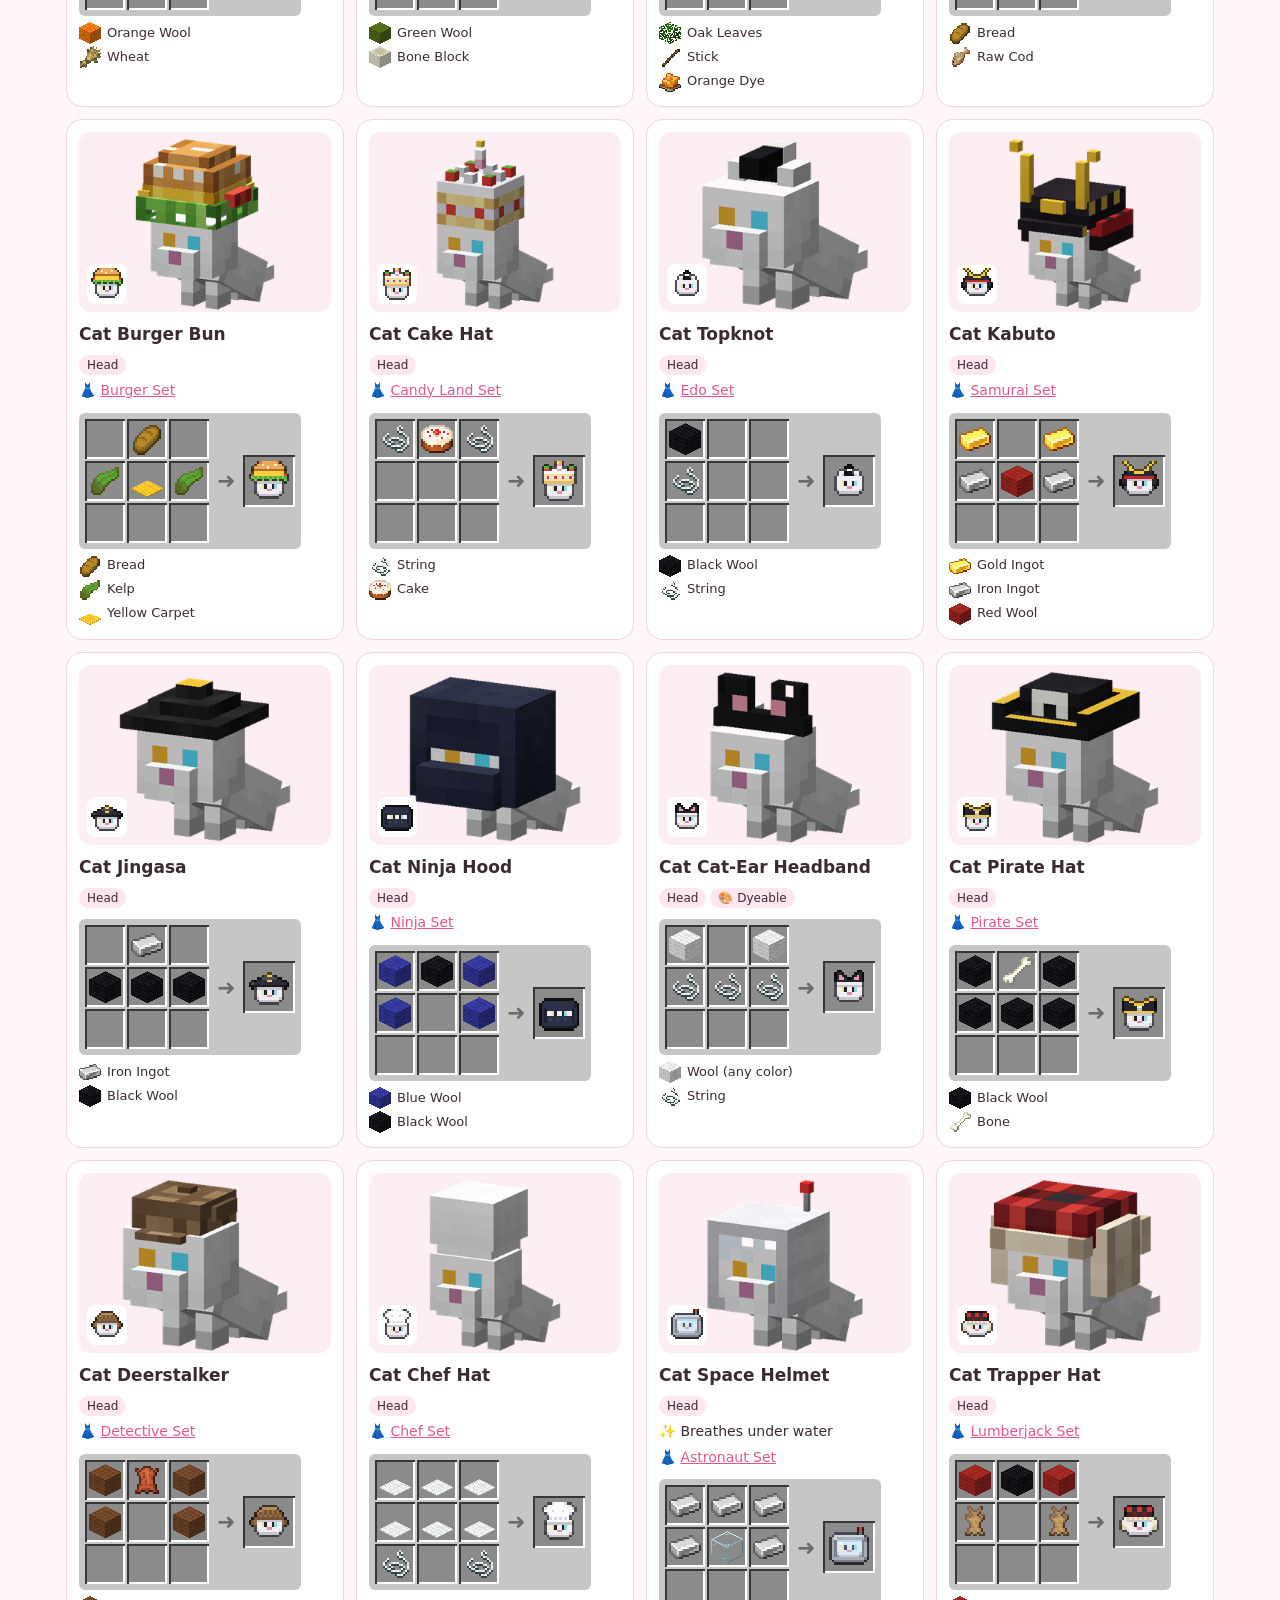
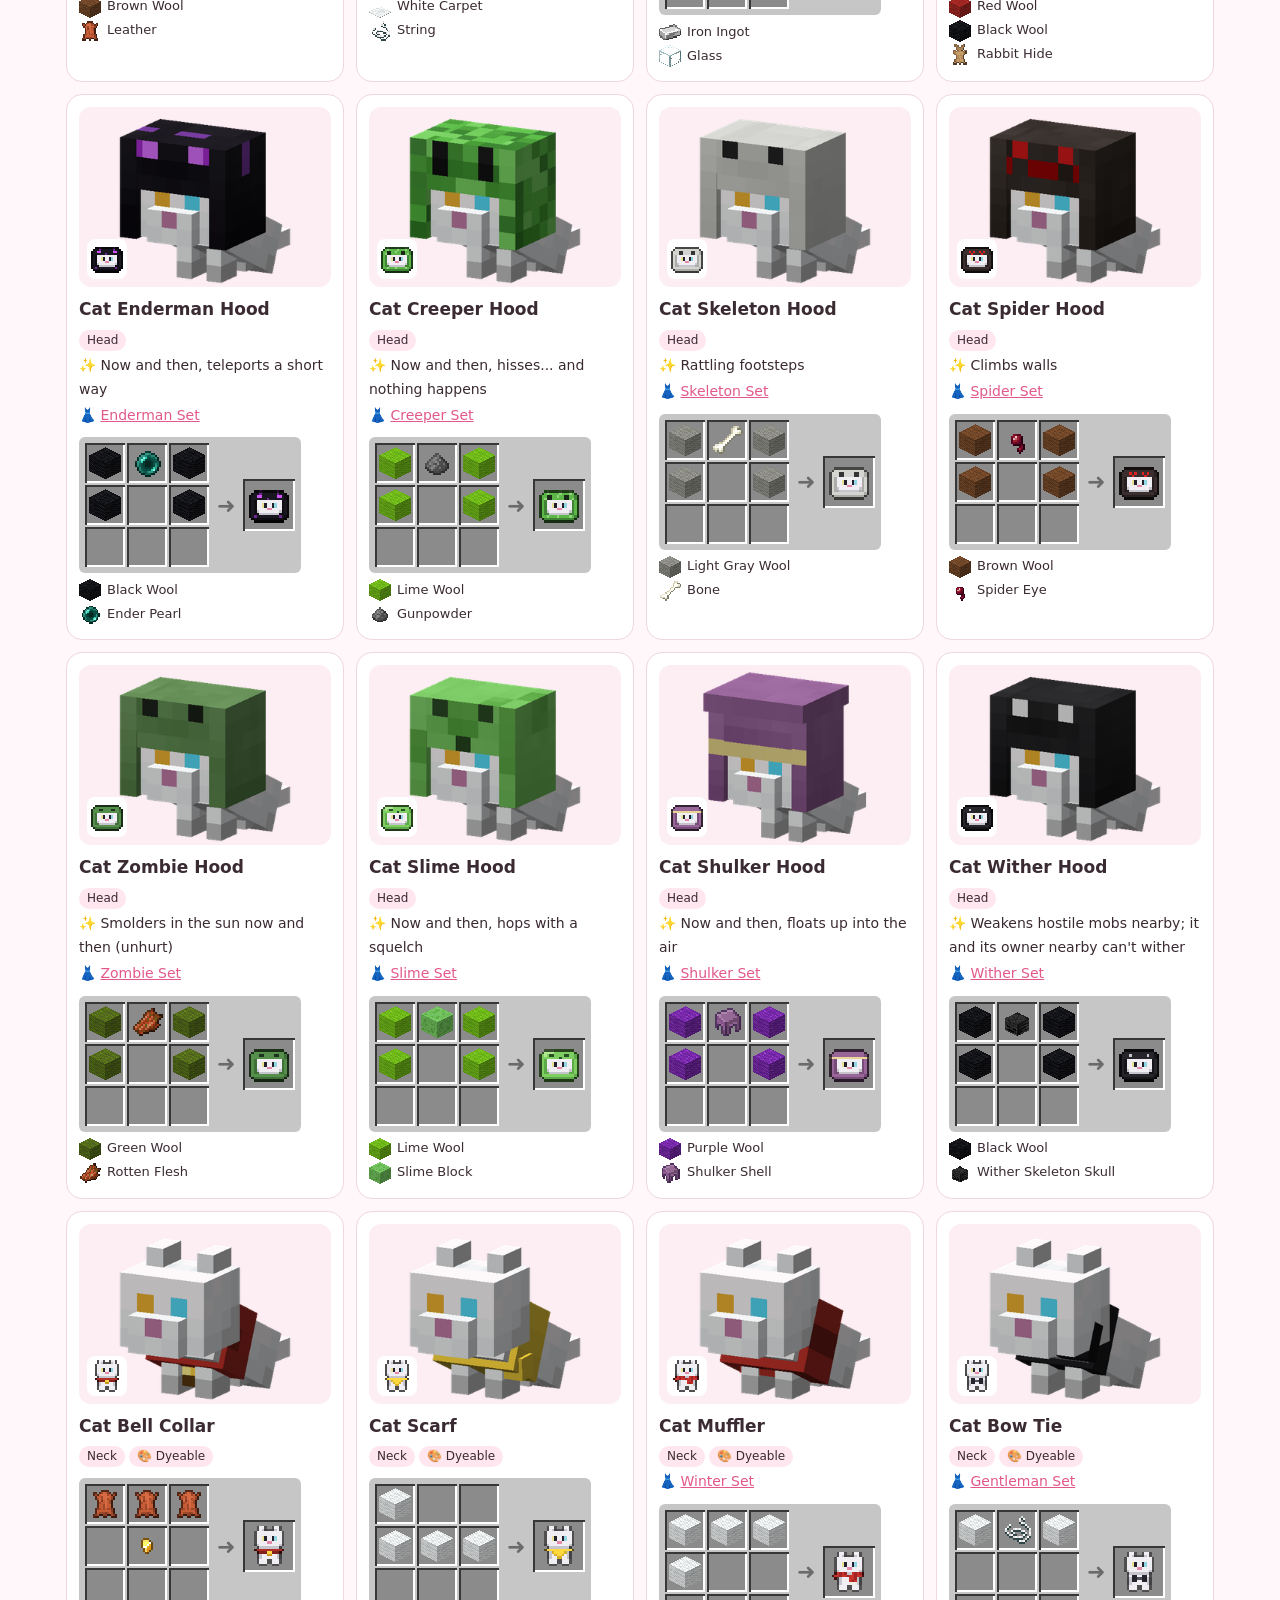
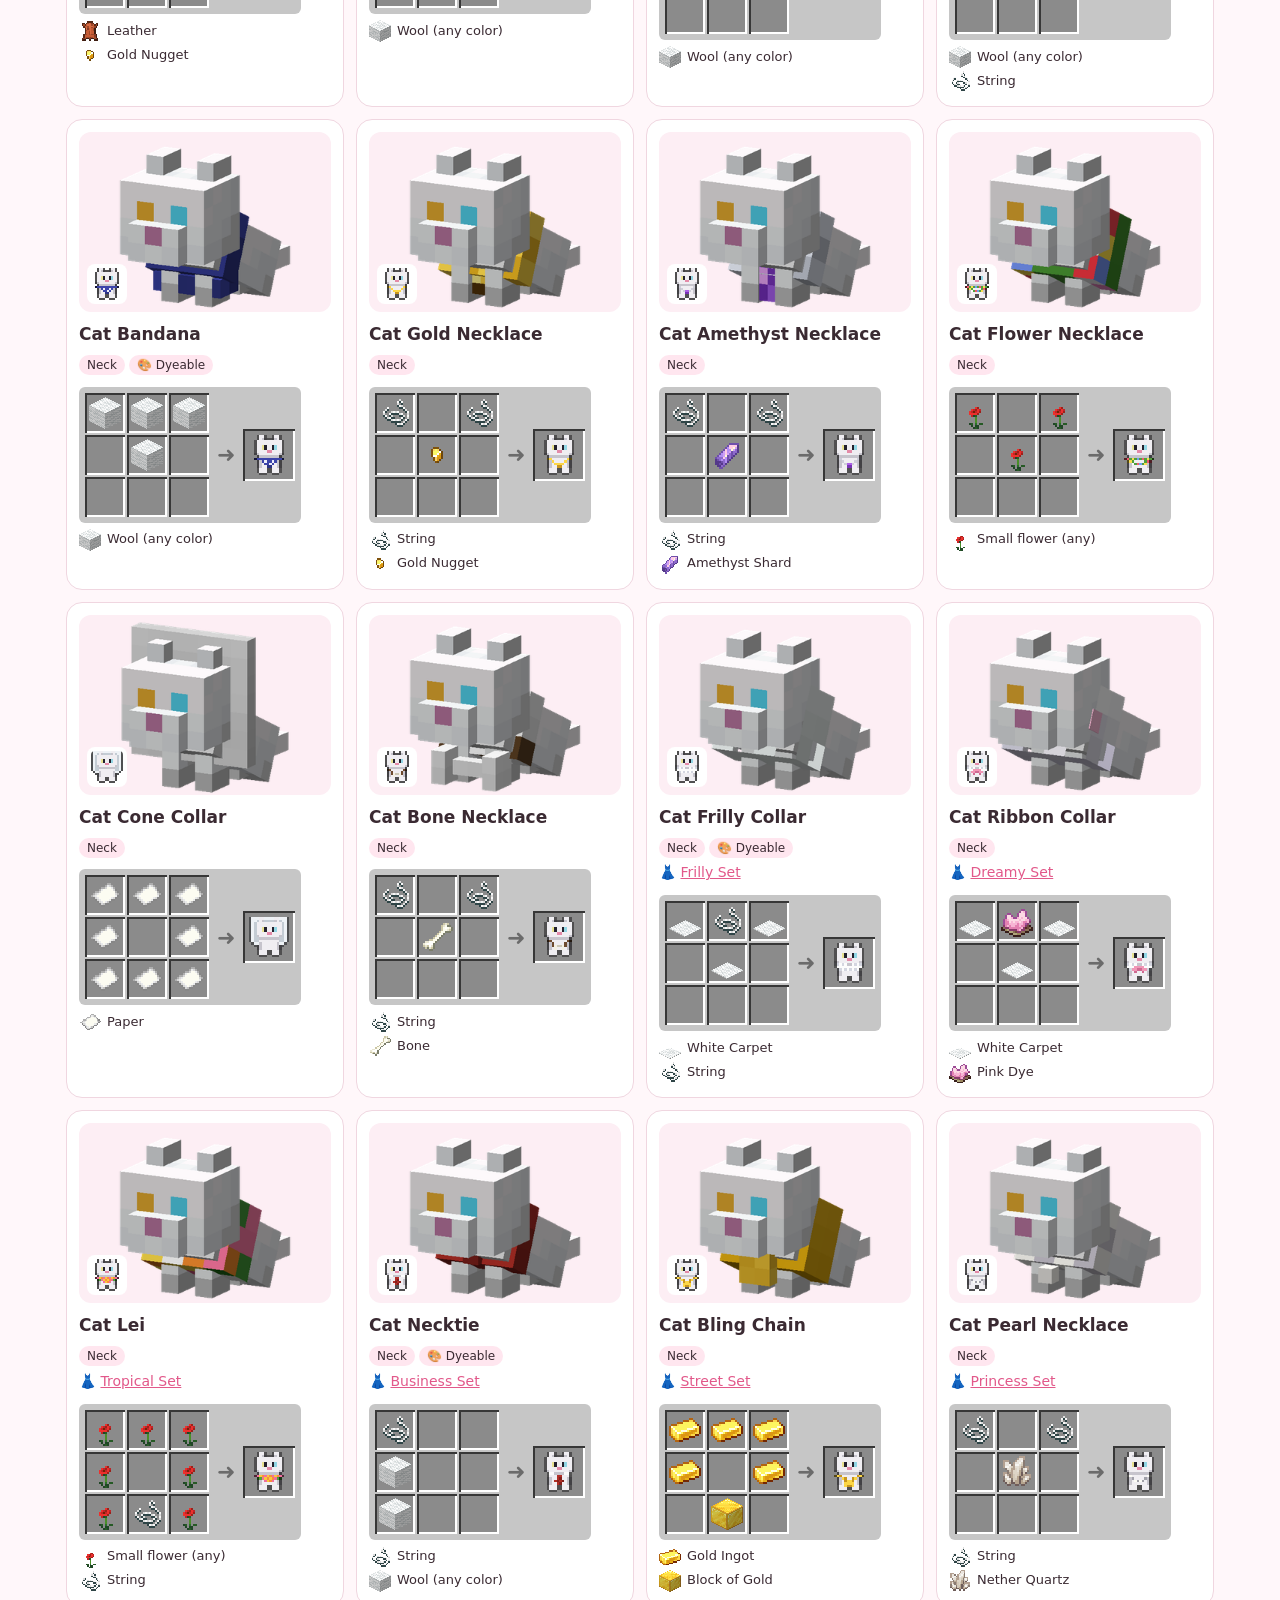
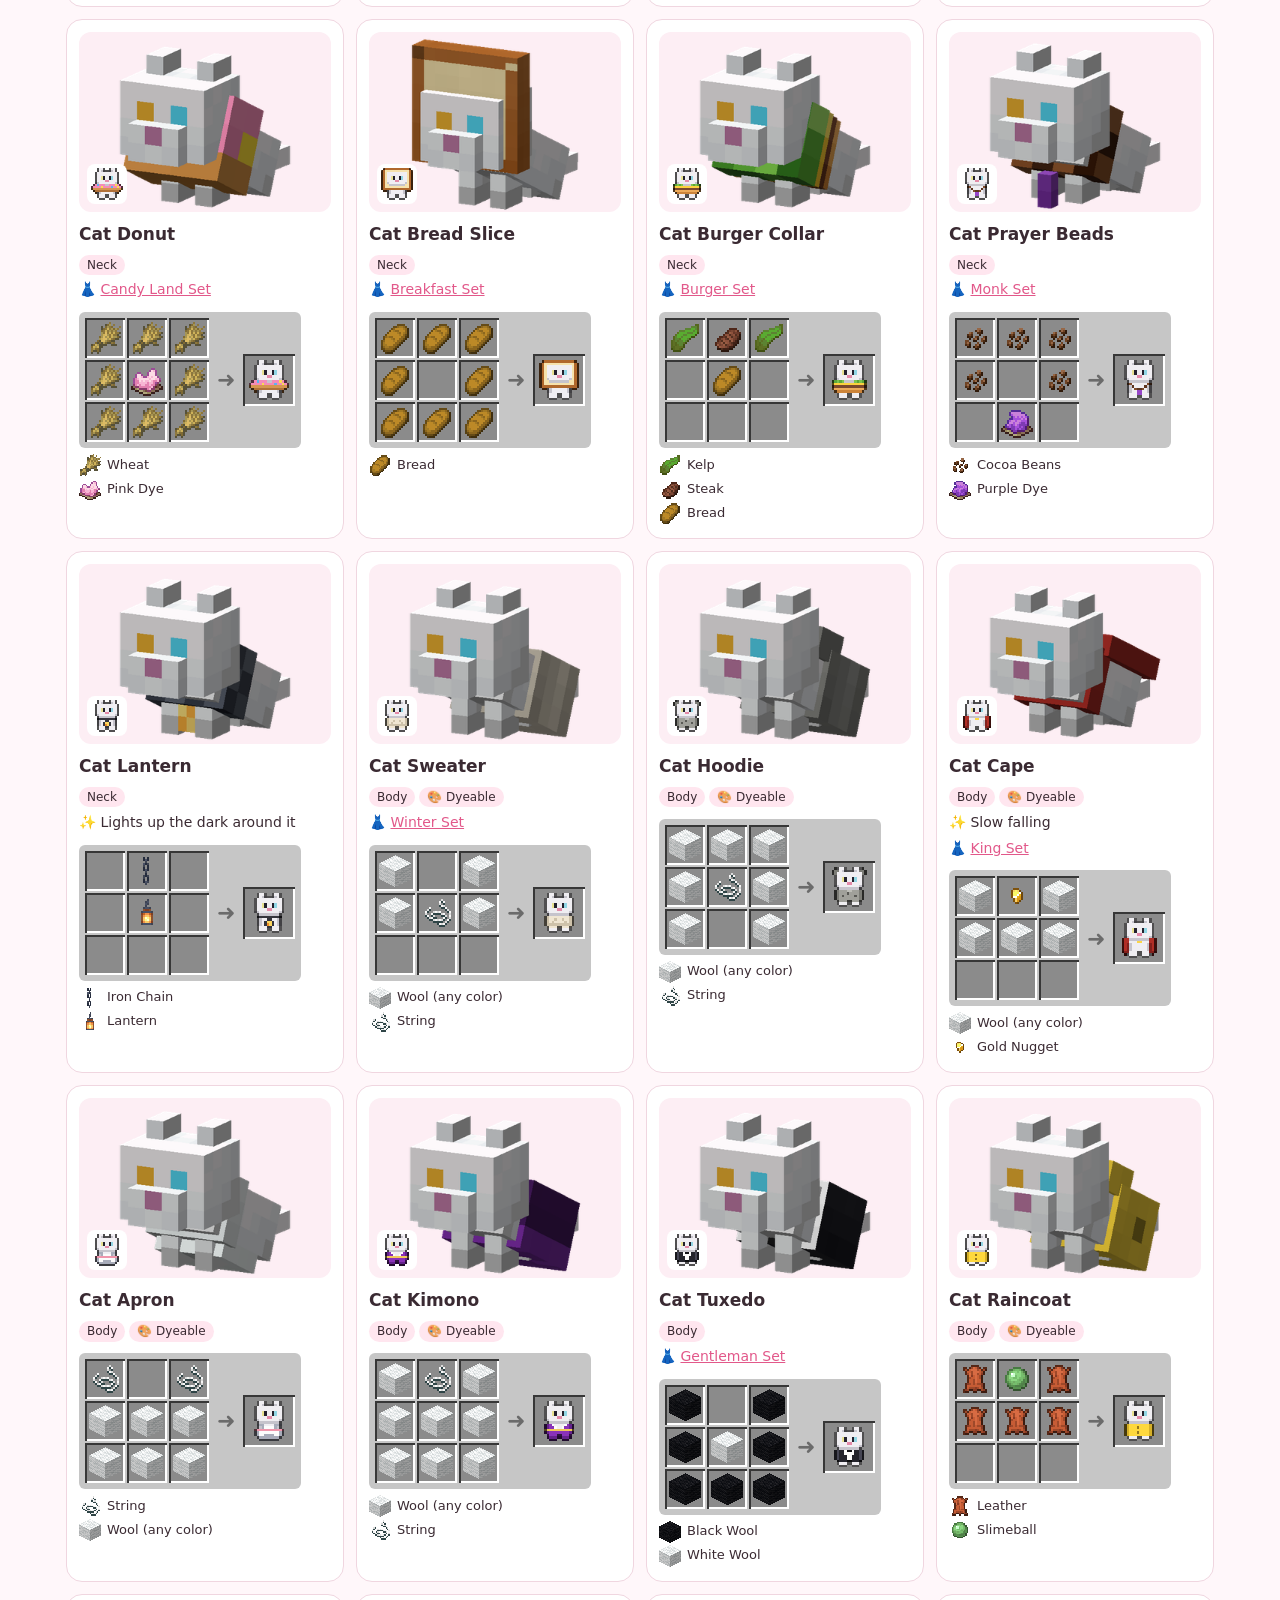
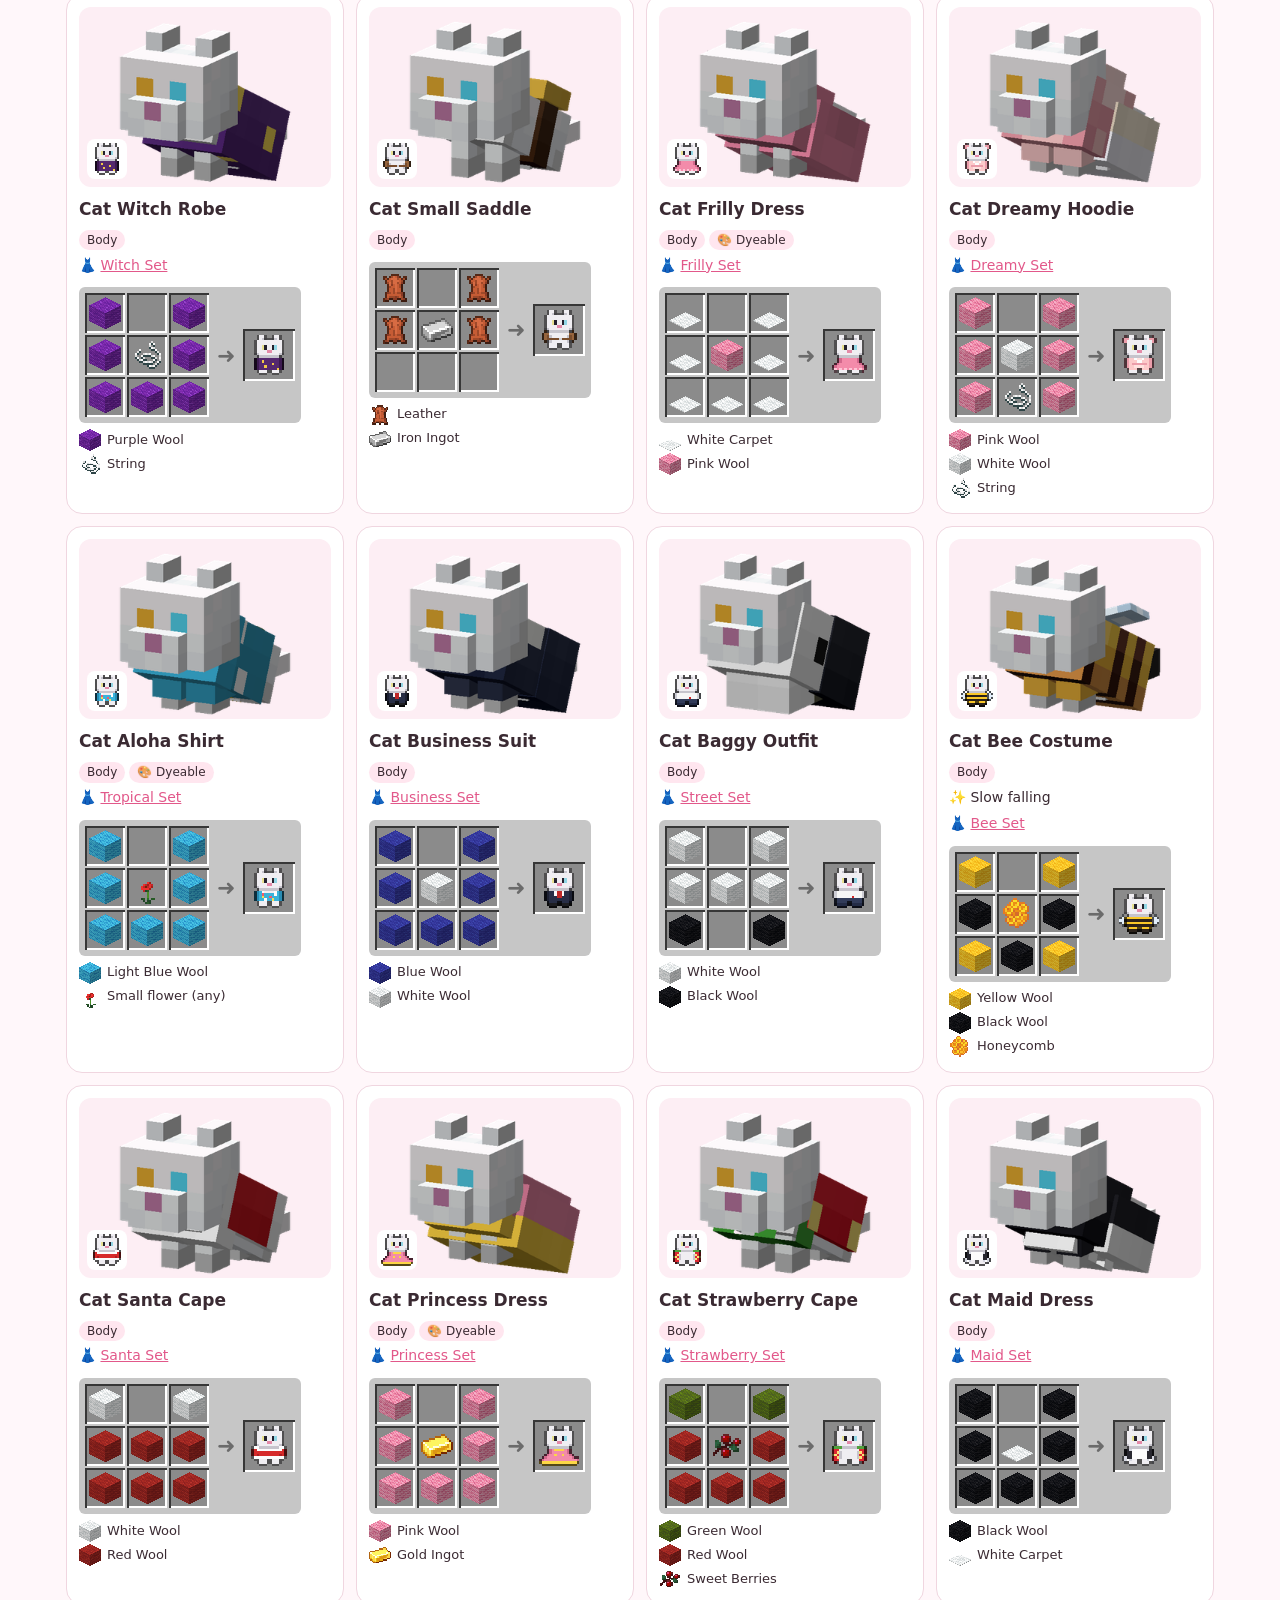
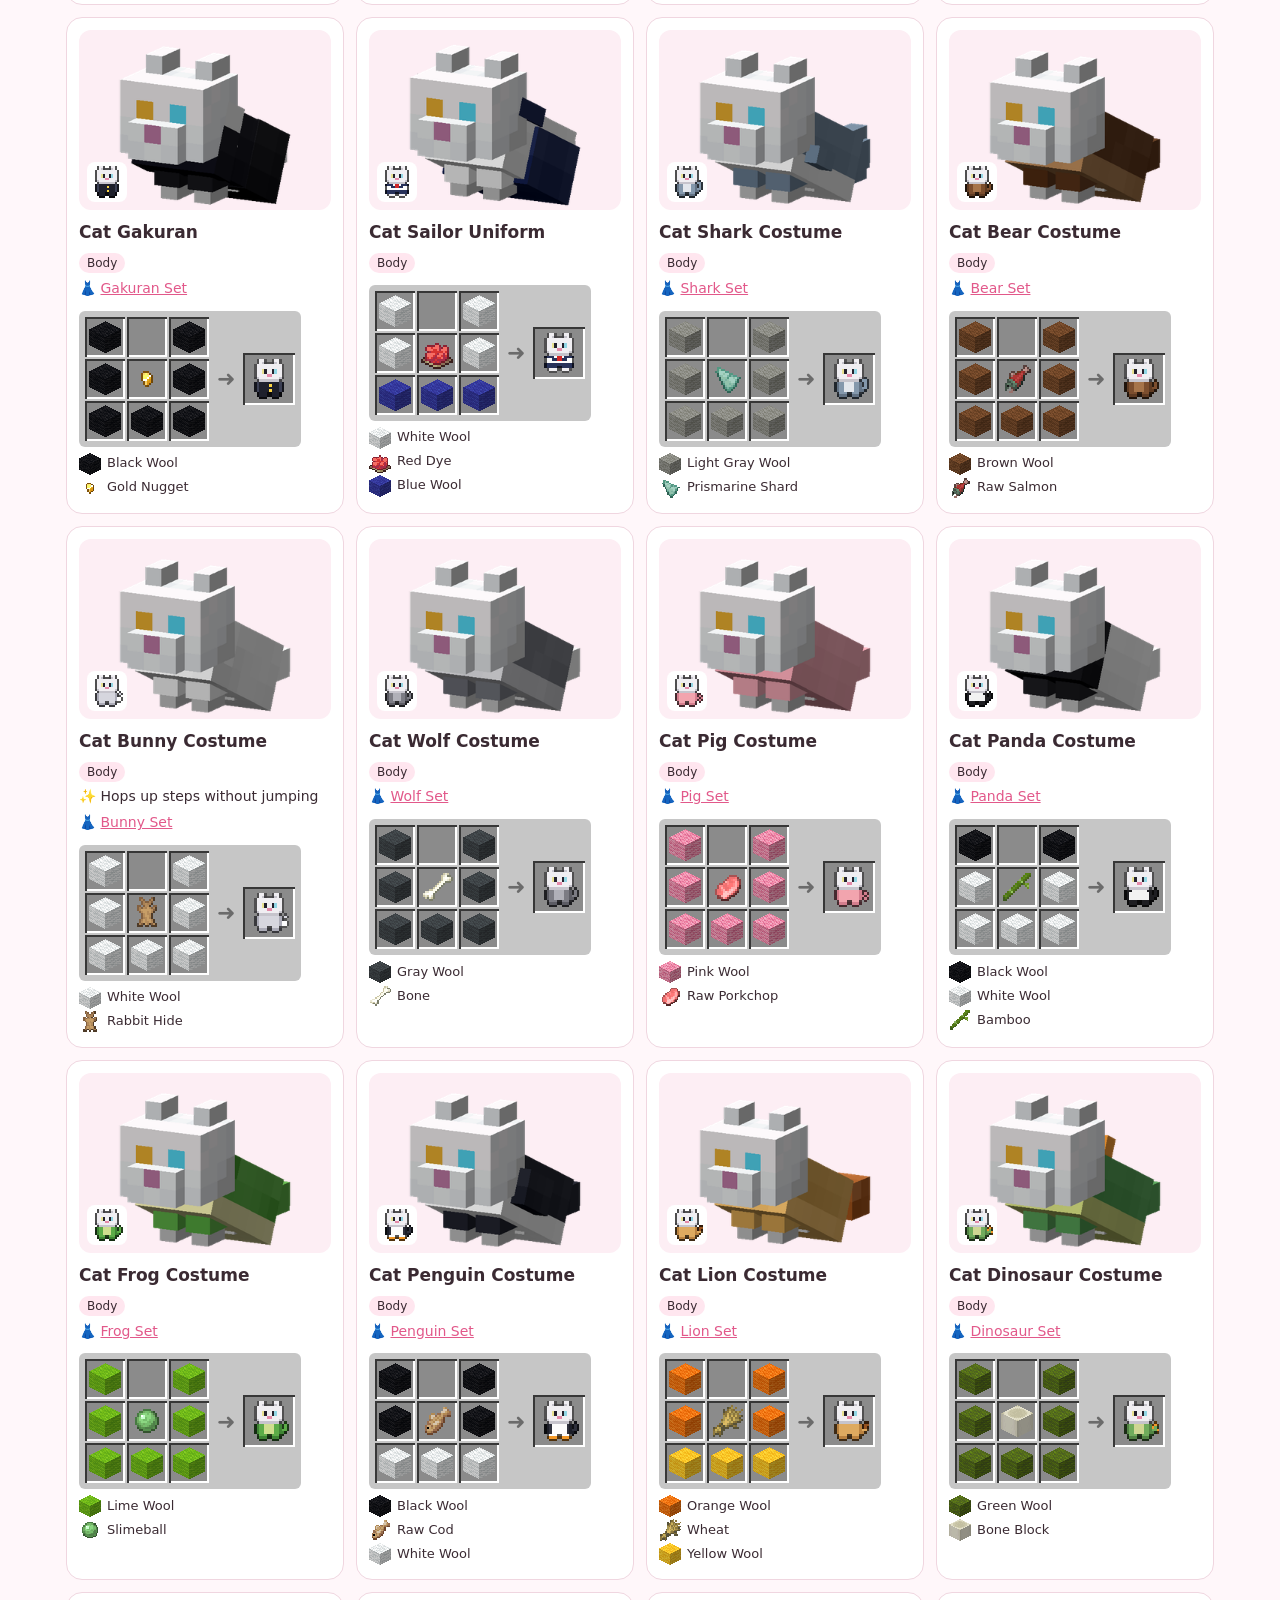
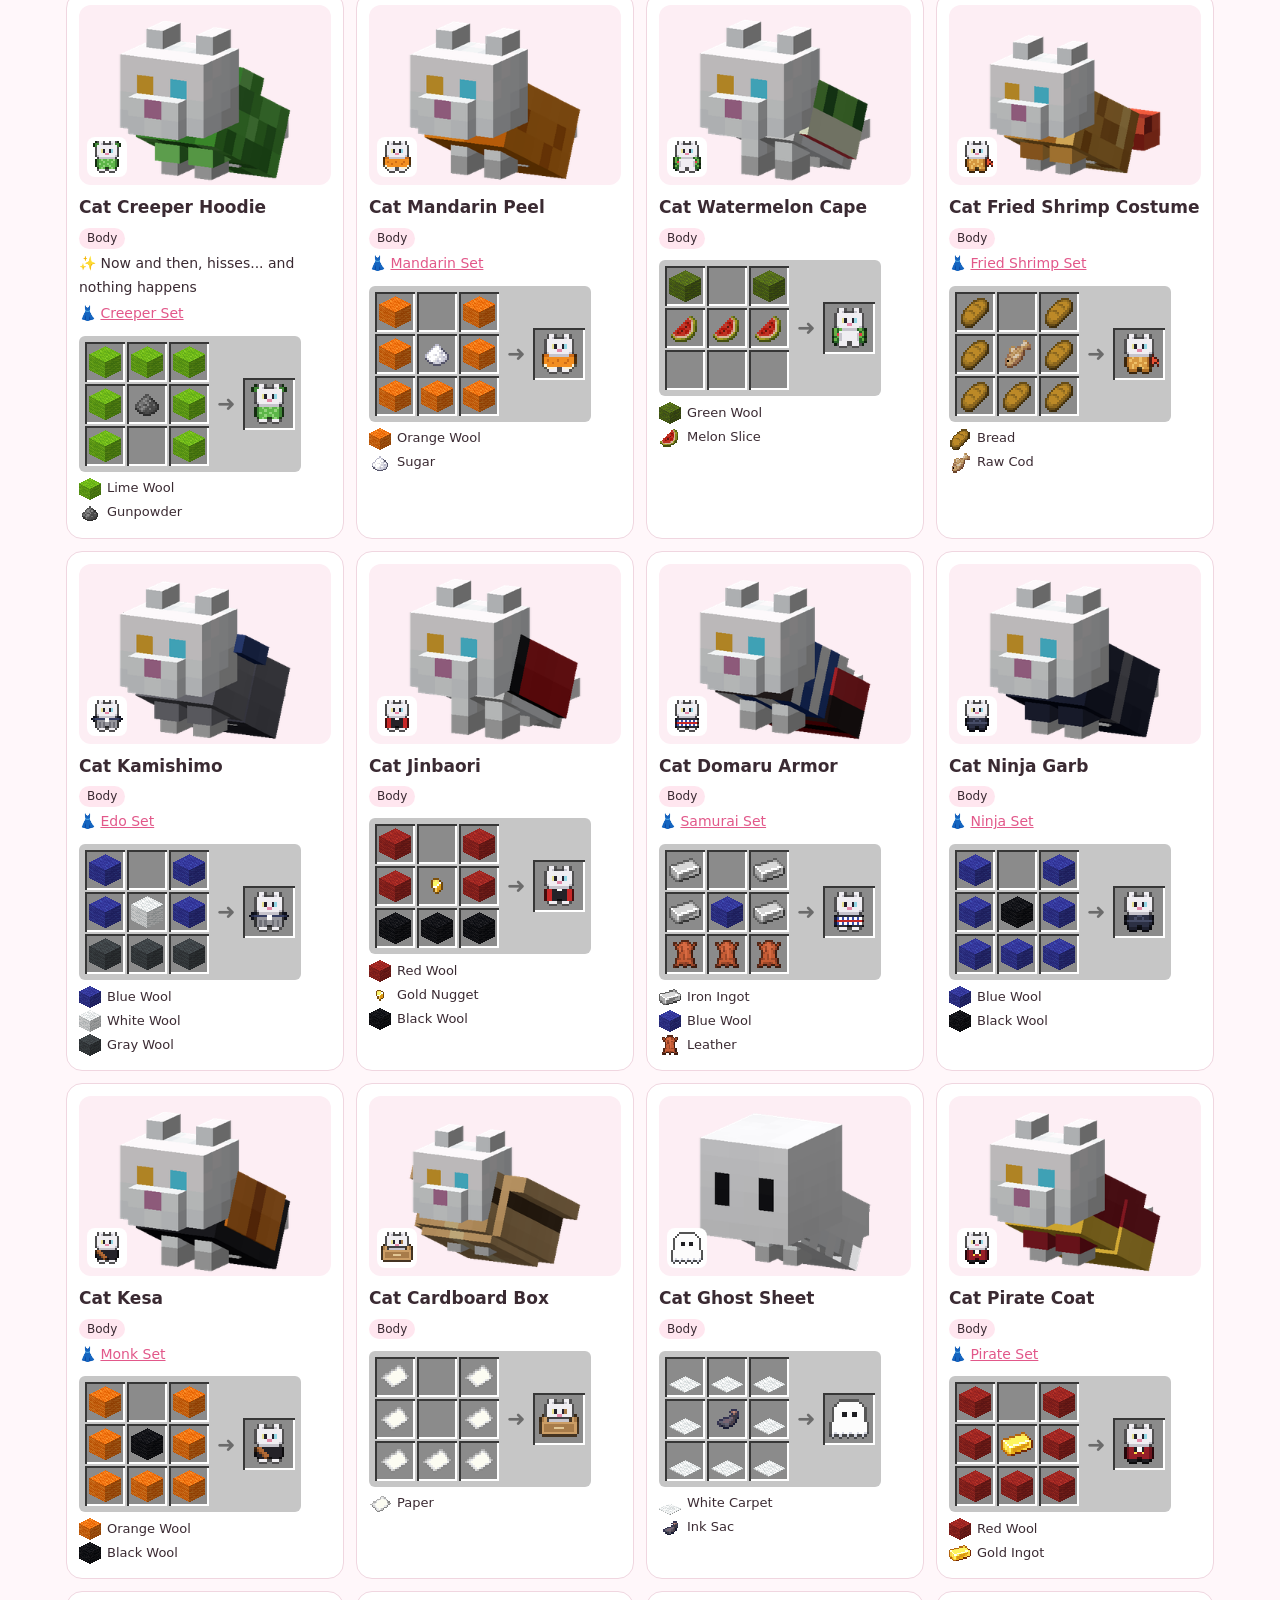
<file: en/outfits.html>
<!doctype html>
<html lang="en"><head><meta charset="utf-8"><meta name="viewport" content="width=device-width,initial-scale=1">
<title>Outfits – Dress Up Cats Wiki</title><link rel="icon" href="../img/logo.png"><link rel="stylesheet" href="../style.css"></head>
<body><header><a class="brand" href="index.html"><img src="../img/logo.png" alt="">Dress Up Cats Wiki</a>
<nav><a href="index.html">Home</a><a href="guide.html">Getting Started</a><a href="outfits.html" class=on>Outfits</a><a href="sets.html">Sets</a><a href="items.html">Tools &amp; Blocks</a><a href="cats.html">Cat Behavior</a><a class="lang" href="../ja/outfits.html">日本語</a></nav></header>
<main><h1>Outfits</h1><p>149 items</p>
<div class="filters"><input type="search" id="q" placeholder="Search by name…"><button data-slot="all" class="on">All</button><button data-slot="head">Head <small>56</small></button><button data-slot="neck">Neck <small>21</small></button><button data-slot="body">Body <small>56</small></button><button data-slot="face">Face <small>5</small></button><button data-slot="back">Back <small>11</small></button></div>
<div class="cards"><article class="card" id="straw_hat" data-slot="head" data-search="straw_hat ネコの麦わら帽子 cat straw hat">
<div class="pics"><img class="worn" src="../img/worn/straw_hat.png" alt="" loading="lazy"><img class="icon" src="../img/icon/straw_hat.png" alt=""></div>
<h3>Cat Straw Hat</h3><p class="tags"><span class="tag slot-head">Head</span></p><div class="recipe"><div class="craft"><div class="grid"><span></span><span><img src="../img/mc/minecraft_wheat.png" alt="Wheat" title="Wheat"></span><span></span><span><img src="../img/mc/minecraft_wheat.png" alt="Wheat" title="Wheat"></span><span><img src="../img/mc/minecraft_string.png" alt="String" title="String"></span><span><img src="../img/mc/minecraft_wheat.png" alt="Wheat" title="Wheat"></span><span></span><span></span><span></span></div><span class="arrow">➜</span><span class="result"><img class="icon" src="../img/icon/straw_hat.png" alt=""></span></div><ul class="legend"><li><img src="../img/mc/minecraft_wheat.png" alt="Wheat" title="Wheat">Wheat</li><li><img src="../img/mc/minecraft_string.png" alt="String" title="String">String</li></ul></div></article><article class="card" id="knit_cap" data-slot="head" data-search="ネコのニット帽 cat knit cap knit_cap">
<div class="pics"><img class="worn" src="../img/worn/knit_cap.png" alt="" loading="lazy"><img class="icon" src="../img/icon/knit_cap.png" alt=""></div>
<h3>Cat Knit Cap</h3><p class="tags"><span class="tag slot-head">Head</span><span class="tag dye">🎨 Dyeable</span></p><p class="set">👗 <a href="sets.html#winter">Winter Set</a></p><div class="recipe"><div class="craft"><div class="grid"><span><img src="../img/mc/tag_minecraft_wool.png" alt="Wool (any color)" title="Wool (any color)"></span><span><img src="../img/mc/tag_minecraft_wool.png" alt="Wool (any color)" title="Wool (any color)"></span><span><img src="../img/mc/tag_minecraft_wool.png" alt="Wool (any color)" title="Wool (any color)"></span><span><img src="../img/mc/minecraft_string.png" alt="String" title="String"></span><span></span><span><img src="../img/mc/minecraft_string.png" alt="String" title="String"></span><span></span><span></span><span></span></div><span class="arrow">➜</span><span class="result"><img class="icon" src="../img/icon/knit_cap.png" alt=""></span></div><ul class="legend"><li><img src="../img/mc/tag_minecraft_wool.png" alt="Wool (any color)" title="Wool (any color)">Wool (any color)</li><li><img src="../img/mc/minecraft_string.png" alt="String" title="String">String</li></ul></div></article><article class="card" id="top_hat" data-slot="head" data-search="top_hat ネコのシルクハット cat top hat">
<div class="pics"><img class="worn" src="../img/worn/top_hat.png" alt="" loading="lazy"><img class="icon" src="../img/icon/top_hat.png" alt=""></div>
<h3>Cat Top Hat</h3><p class="tags"><span class="tag slot-head">Head</span><span class="tag dye">🎨 Dyeable</span></p><p class="set">👗 <a href="sets.html#gentleman">Gentleman Set</a></p><div class="recipe"><div class="craft"><div class="grid"><span></span><span><img src="../img/mc/minecraft_leather.png" alt="Leather" title="Leather"></span><span></span><span><img src="../img/mc/minecraft_leather.png" alt="Leather" title="Leather"></span><span><img src="../img/mc/minecraft_string.png" alt="String" title="String"></span><span><img src="../img/mc/minecraft_leather.png" alt="Leather" title="Leather"></span><span></span><span></span><span></span></div><span class="arrow">➜</span><span class="result"><img class="icon" src="../img/icon/top_hat.png" alt=""></span></div><ul class="legend"><li><img src="../img/mc/minecraft_leather.png" alt="Leather" title="Leather">Leather</li><li><img src="../img/mc/minecraft_string.png" alt="String" title="String">String</li></ul></div></article><article class="card" id="beret" data-slot="head" data-search="beret cat beret ネコのベレー帽">
<div class="pics"><img class="worn" src="../img/worn/beret.png" alt="" loading="lazy"><img class="icon" src="../img/icon/beret.png" alt=""></div>
<h3>Cat Beret</h3><p class="tags"><span class="tag slot-head">Head</span><span class="tag dye">🎨 Dyeable</span></p><div class="recipe"><div class="craft"><div class="grid"><span><img src="../img/mc/tag_minecraft_wool.png" alt="Wool (any color)" title="Wool (any color)"></span><span><img src="../img/mc/tag_minecraft_wool.png" alt="Wool (any color)" title="Wool (any color)"></span><span><img src="../img/mc/tag_minecraft_wool.png" alt="Wool (any color)" title="Wool (any color)"></span><span></span><span><img src="../img/mc/minecraft_string.png" alt="String" title="String"></span><span></span><span></span><span></span><span></span></div><span class="arrow">➜</span><span class="result"><img class="icon" src="../img/icon/beret.png" alt=""></span></div><ul class="legend"><li><img src="../img/mc/tag_minecraft_wool.png" alt="Wool (any color)" title="Wool (any color)">Wool (any color)</li><li><img src="../img/mc/minecraft_string.png" alt="String" title="String">String</li></ul></div></article><article class="card" id="witch_hat" data-slot="head" data-search="ネコの魔女の帽子 cat witch hat witch_hat">
<div class="pics"><img class="worn" src="../img/worn/witch_hat.png" alt="" loading="lazy"><img class="icon" src="../img/icon/witch_hat.png" alt=""></div>
<h3>Cat Witch Hat</h3><p class="tags"><span class="tag slot-head">Head</span></p><p class="set">👗 <a href="sets.html#witch">Witch Set</a></p><div class="recipe"><div class="craft"><div class="grid"><span></span><span><img src="../img/mc/minecraft_leather.png" alt="Leather" title="Leather"></span><span></span><span><img src="../img/mc/minecraft_leather.png" alt="Leather" title="Leather"></span><span><img src="../img/mc/minecraft_purple_dye.png" alt="Purple Dye" title="Purple Dye"></span><span><img src="../img/mc/minecraft_leather.png" alt="Leather" title="Leather"></span><span></span><span></span><span></span></div><span class="arrow">➜</span><span class="result"><img class="icon" src="../img/icon/witch_hat.png" alt=""></span></div><ul class="legend"><li><img src="../img/mc/minecraft_leather.png" alt="Leather" title="Leather">Leather</li><li><img src="../img/mc/minecraft_purple_dye.png" alt="Purple Dye" title="Purple Dye">Purple Dye</li></ul></div></article><article class="card" id="crown" data-slot="head" data-search="crown ネコの王冠 cat crown">
<div class="pics"><img class="worn" src="../img/worn/crown.png" alt="" loading="lazy"><img class="icon" src="../img/icon/crown.png" alt=""></div>
<h3>Cat Crown</h3><p class="tags"><span class="tag slot-head">Head</span></p><p class="set">👗 <a href="sets.html#king">King Set</a></p><div class="recipe"><div class="craft"><div class="grid"><span><img src="../img/mc/minecraft_gold_ingot.png" alt="Gold Ingot" title="Gold Ingot"></span><span><img src="../img/mc/minecraft_emerald.png" alt="Emerald" title="Emerald"></span><span><img src="../img/mc/minecraft_gold_ingot.png" alt="Gold Ingot" title="Gold Ingot"></span><span><img src="../img/mc/minecraft_gold_ingot.png" alt="Gold Ingot" title="Gold Ingot"></span><span><img src="../img/mc/minecraft_gold_ingot.png" alt="Gold Ingot" title="Gold Ingot"></span><span><img src="../img/mc/minecraft_gold_ingot.png" alt="Gold Ingot" title="Gold Ingot"></span><span></span><span></span><span></span></div><span class="arrow">➜</span><span class="result"><img class="icon" src="../img/icon/crown.png" alt=""></span></div><ul class="legend"><li><img src="../img/mc/minecraft_gold_ingot.png" alt="Gold Ingot" title="Gold Ingot">Gold Ingot</li><li><img src="../img/mc/minecraft_emerald.png" alt="Emerald" title="Emerald">Emerald</li></ul></div></article><article class="card" id="flower_crown" data-slot="head" data-search="cat flower crown flower_crown ネコの花かんむり">
<div class="pics"><img class="worn" src="../img/worn/flower_crown.png" alt="" loading="lazy"><img class="icon" src="../img/icon/flower_crown.png" alt=""></div>
<h3>Cat Flower Crown</h3><p class="tags"><span class="tag slot-head">Head</span></p><div class="recipe"><div class="craft"><div class="grid"><span><img src="../img/mc/tag_minecraft_small_flowers.png" alt="Small flower (any)" title="Small flower (any)"></span><span><img src="../img/mc/tag_minecraft_small_flowers.png" alt="Small flower (any)" title="Small flower (any)"></span><span><img src="../img/mc/tag_minecraft_small_flowers.png" alt="Small flower (any)" title="Small flower (any)"></span><span><img src="../img/mc/tag_minecraft_small_flowers.png" alt="Small flower (any)" title="Small flower (any)"></span><span><img src="../img/mc/minecraft_string.png" alt="String" title="String"></span><span><img src="../img/mc/tag_minecraft_small_flowers.png" alt="Small flower (any)" title="Small flower (any)"></span><span></span><span></span><span></span></div><span class="arrow">➜</span><span class="result"><img class="icon" src="../img/icon/flower_crown.png" alt=""></span></div><ul class="legend"><li><img src="../img/mc/tag_minecraft_small_flowers.png" alt="Small flower (any)" title="Small flower (any)">Small flower (any)</li><li><img src="../img/mc/minecraft_string.png" alt="String" title="String">String</li></ul></div></article><article class="card" id="turban" data-slot="head" data-search="cat turban ネコのターバン turban">
<div class="pics"><img class="worn" src="../img/worn/turban.png" alt="" loading="lazy"><img class="icon" src="../img/icon/turban.png" alt=""></div>
<h3>Cat Turban</h3><p class="tags"><span class="tag slot-head">Head</span><span class="tag dye">🎨 Dyeable</span></p><div class="recipe"><div class="craft"><div class="grid"><span><img src="../img/mc/minecraft_string.png" alt="String" title="String"></span><span><img src="../img/mc/tag_minecraft_wool.png" alt="Wool (any color)" title="Wool (any color)"></span><span><img src="../img/mc/minecraft_string.png" alt="String" title="String"></span><span><img src="../img/mc/tag_minecraft_wool.png" alt="Wool (any color)" title="Wool (any color)"></span><span><img src="../img/mc/tag_minecraft_wool.png" alt="Wool (any color)" title="Wool (any color)"></span><span><img src="../img/mc/tag_minecraft_wool.png" alt="Wool (any color)" title="Wool (any color)"></span><span></span><span></span><span></span></div><span class="arrow">➜</span><span class="result"><img class="icon" src="../img/icon/turban.png" alt=""></span></div><ul class="legend"><li><img src="../img/mc/minecraft_string.png" alt="String" title="String">String</li><li><img src="../img/mc/tag_minecraft_wool.png" alt="Wool (any color)" title="Wool (any color)">Wool (any color)</li></ul></div></article><article class="card" id="fur_hat" data-slot="head" data-search="fur_hat cat fur hat ネコの毛皮の帽子">
<div class="pics"><img class="worn" src="../img/worn/fur_hat.png" alt="" loading="lazy"><img class="icon" src="../img/icon/fur_hat.png" alt=""></div>
<h3>Cat Fur Hat</h3><p class="tags"><span class="tag slot-head">Head</span></p><div class="recipe"><div class="craft"><div class="grid"><span><img src="../img/mc/minecraft_rabbit_hide.png" alt="Rabbit Hide" title="Rabbit Hide"></span><span><img src="../img/mc/minecraft_rabbit_hide.png" alt="Rabbit Hide" title="Rabbit Hide"></span><span><img src="../img/mc/minecraft_rabbit_hide.png" alt="Rabbit Hide" title="Rabbit Hide"></span><span><img src="../img/mc/minecraft_rabbit_hide.png" alt="Rabbit Hide" title="Rabbit Hide"></span><span><img src="../img/mc/minecraft_leather.png" alt="Leather" title="Leather"></span><span><img src="../img/mc/minecraft_rabbit_hide.png" alt="Rabbit Hide" title="Rabbit Hide"></span><span></span><span></span><span></span></div><span class="arrow">➜</span><span class="result"><img class="icon" src="../img/icon/fur_hat.png" alt=""></span></div><ul class="legend"><li><img src="../img/mc/minecraft_rabbit_hide.png" alt="Rabbit Hide" title="Rabbit Hide">Rabbit Hide</li><li><img src="../img/mc/minecraft_leather.png" alt="Leather" title="Leather">Leather</li></ul></div></article><article class="card" id="safari_hat" data-slot="head" data-search="ネコのサファリハット safari_hat cat safari hat">
<div class="pics"><img class="worn" src="../img/worn/safari_hat.png" alt="" loading="lazy"><img class="icon" src="../img/icon/safari_hat.png" alt=""></div>
<h3>Cat Safari Hat</h3><p class="tags"><span class="tag slot-head">Head</span></p><div class="recipe"><div class="craft"><div class="grid"><span></span><span><img src="../img/mc/minecraft_leather.png" alt="Leather" title="Leather"></span><span></span><span><img src="../img/mc/minecraft_wheat.png" alt="Wheat" title="Wheat"></span><span><img src="../img/mc/minecraft_leather.png" alt="Leather" title="Leather"></span><span><img src="../img/mc/minecraft_wheat.png" alt="Wheat" title="Wheat"></span><span></span><span></span><span></span></div><span class="arrow">➜</span><span class="result"><img class="icon" src="../img/icon/safari_hat.png" alt=""></span></div><ul class="legend"><li><img src="../img/mc/minecraft_leather.png" alt="Leather" title="Leather">Leather</li><li><img src="../img/mc/minecraft_wheat.png" alt="Wheat" title="Wheat">Wheat</li></ul></div></article><article class="card" id="pumpkin_head" data-slot="head" data-search="ネコのカボチャのかぶりもの pumpkin_head cat pumpkin head">
<div class="pics"><img class="worn" src="../img/worn/pumpkin_head.png" alt="" loading="lazy"><img class="icon" src="../img/icon/pumpkin_head.png" alt=""></div>
<h3>Cat Pumpkin Head</h3><p class="tags"><span class="tag slot-head">Head</span></p><div class="recipe"><div class="craft"><div class="grid"><span><img src="../img/mc/minecraft_string.png" alt="String" title="String"></span><span></span><span></span><span><img src="../img/mc/minecraft_carved_pumpkin.png" alt="Carved Pumpkin" title="Carved Pumpkin"></span><span></span><span></span><span></span><span></span><span></span></div><span class="arrow">➜</span><span class="result"><img class="icon" src="../img/icon/pumpkin_head.png" alt=""></span></div><ul class="legend"><li><img src="../img/mc/minecraft_string.png" alt="String" title="String">String</li><li><img src="../img/mc/minecraft_carved_pumpkin.png" alt="Carved Pumpkin" title="Carved Pumpkin">Carved Pumpkin</li></ul></div></article><article class="card" id="santa_hat" data-slot="head" data-search="cat santa hat santa_hat ネコのサンタ帽">
<div class="pics"><img class="worn" src="../img/worn/santa_hat.png" alt="" loading="lazy"><img class="icon" src="../img/icon/santa_hat.png" alt=""></div>
<h3>Cat Santa Hat</h3><p class="tags"><span class="tag slot-head">Head</span></p><p class="set">👗 <a href="sets.html#santa">Santa Set</a></p><div class="recipe"><div class="craft"><div class="grid"><span></span><span><img src="../img/mc/minecraft_red_wool.png" alt="Red Wool" title="Red Wool"></span><span></span><span><img src="../img/mc/minecraft_red_wool.png" alt="Red Wool" title="Red Wool"></span><span><img src="../img/mc/minecraft_red_wool.png" alt="Red Wool" title="Red Wool"></span><span><img src="../img/mc/minecraft_red_wool.png" alt="Red Wool" title="Red Wool"></span><span><img src="../img/mc/minecraft_white_wool.png" alt="White Wool" title="White Wool"></span><span><img src="../img/mc/minecraft_white_wool.png" alt="White Wool" title="White Wool"></span><span><img src="../img/mc/minecraft_white_wool.png" alt="White Wool" title="White Wool"></span></div><span class="arrow">➜</span><span class="result"><img class="icon" src="../img/icon/santa_hat.png" alt=""></span></div><ul class="legend"><li><img src="../img/mc/minecraft_red_wool.png" alt="Red Wool" title="Red Wool">Red Wool</li><li><img src="../img/mc/minecraft_white_wool.png" alt="White Wool" title="White Wool">White Wool</li></ul></div></article><article class="card" id="ribbon" data-slot="head" data-search="ribbon cat ribbon ネコのリボン">
<div class="pics"><img class="worn" src="../img/worn/ribbon.png" alt="" loading="lazy"><img class="icon" src="../img/icon/ribbon.png" alt=""></div>
<h3>Cat Ribbon</h3><p class="tags"><span class="tag slot-head">Head</span><span class="tag dye">🎨 Dyeable</span></p><div class="recipe"><div class="craft"><div class="grid"><span><img src="../img/mc/minecraft_string.png" alt="String" title="String"></span><span><img src="../img/mc/tag_minecraft_wool.png" alt="Wool (any color)" title="Wool (any color)"></span><span><img src="../img/mc/minecraft_string.png" alt="String" title="String"></span><span></span><span></span><span></span><span></span><span></span><span></span></div><span class="arrow">➜</span><span class="result"><img class="icon" src="../img/icon/ribbon.png" alt=""></span></div><ul class="legend"><li><img src="../img/mc/minecraft_string.png" alt="String" title="String">String</li><li><img src="../img/mc/tag_minecraft_wool.png" alt="Wool (any color)" title="Wool (any color)">Wool (any color)</li></ul></div></article><article class="card" id="frill_headband" data-slot="head" data-search="ネコのフリルカチューシャ cat frilly headband frill_headband">
<div class="pics"><img class="worn" src="../img/worn/frill_headband.png" alt="" loading="lazy"><img class="icon" src="../img/icon/frill_headband.png" alt=""></div>
<h3>Cat Frilly Headband</h3><p class="tags"><span class="tag slot-head">Head</span><span class="tag dye">🎨 Dyeable</span></p><p class="set">👗 <a href="sets.html#frill">Frilly Set</a></p><div class="recipe"><div class="craft"><div class="grid"><span><img src="../img/mc/minecraft_string.png" alt="String" title="String"></span><span><img src="../img/mc/minecraft_white_carpet.png" alt="White Carpet" title="White Carpet"></span><span><img src="../img/mc/minecraft_string.png" alt="String" title="String"></span><span><img src="../img/mc/minecraft_string.png" alt="String" title="String"></span><span></span><span><img src="../img/mc/minecraft_string.png" alt="String" title="String"></span><span></span><span></span><span></span></div><span class="arrow">➜</span><span class="result"><img class="icon" src="../img/icon/frill_headband.png" alt=""></span></div><ul class="legend"><li><img src="../img/mc/minecraft_string.png" alt="String" title="String">String</li><li><img src="../img/mc/minecraft_white_carpet.png" alt="White Carpet" title="White Carpet">White Carpet</li></ul></div></article><article class="card" id="hibiscus" data-slot="head" data-search="cat hibiscus ネコのハイビスカス hibiscus">
<div class="pics"><img class="worn" src="../img/worn/hibiscus.png" alt="" loading="lazy"><img class="icon" src="../img/icon/hibiscus.png" alt=""></div>
<h3>Cat Hibiscus</h3><p class="tags"><span class="tag slot-head">Head</span></p><p class="set">👗 <a href="sets.html#tropical">Tropical Set</a></p><div class="recipe"><div class="craft"><div class="grid"><span><img src="../img/mc/minecraft_red_tulip.png" alt="Red Tulip" title="Red Tulip"></span><span><img src="../img/mc/minecraft_string.png" alt="String" title="String"></span><span></span><span></span><span></span><span></span><span></span><span></span><span></span></div><span class="arrow">➜</span><span class="result"><img class="icon" src="../img/icon/hibiscus.png" alt=""></span></div><ul class="legend"><li><img src="../img/mc/minecraft_red_tulip.png" alt="Red Tulip" title="Red Tulip">Red Tulip</li><li><img src="../img/mc/minecraft_string.png" alt="String" title="String">String</li></ul></div></article><article class="card" id="fedora" data-slot="head" data-search="ネコの中折れ帽 cat fedora fedora">
<div class="pics"><img class="worn" src="../img/worn/fedora.png" alt="" loading="lazy"><img class="icon" src="../img/icon/fedora.png" alt=""></div>
<h3>Cat Fedora</h3><p class="tags"><span class="tag slot-head">Head</span><span class="tag dye">🎨 Dyeable</span></p><p class="set">👗 <a href="sets.html#business">Business Set</a></p><div class="recipe"><div class="craft"><div class="grid"><span></span><span><img src="../img/mc/minecraft_leather.png" alt="Leather" title="Leather"></span><span></span><span><img src="../img/mc/minecraft_leather.png" alt="Leather" title="Leather"></span><span><img src="../img/mc/minecraft_black_dye.png" alt="Black Dye" title="Black Dye"></span><span><img src="../img/mc/minecraft_leather.png" alt="Leather" title="Leather"></span><span></span><span></span><span></span></div><span class="arrow">➜</span><span class="result"><img class="icon" src="../img/icon/fedora.png" alt=""></span></div><ul class="legend"><li><img src="../img/mc/minecraft_leather.png" alt="Leather" title="Leather">Leather</li><li><img src="../img/mc/minecraft_black_dye.png" alt="Black Dye" title="Black Dye">Black Dye</li></ul></div></article><article class="card" id="backward_cap" data-slot="head" data-search="backward_cap ネコの後ろかぶりキャップ cat backward cap">
<div class="pics"><img class="worn" src="../img/worn/backward_cap.png" alt="" loading="lazy"><img class="icon" src="../img/icon/backward_cap.png" alt=""></div>
<h3>Cat Backward Cap</h3><p class="tags"><span class="tag slot-head">Head</span><span class="tag dye">🎨 Dyeable</span></p><p class="set">👗 <a href="sets.html#street">Street Set</a></p><div class="recipe"><div class="craft"><div class="grid"><span><img src="../img/mc/tag_minecraft_wool.png" alt="Wool (any color)" title="Wool (any color)"></span><span><img src="../img/mc/tag_minecraft_wool.png" alt="Wool (any color)" title="Wool (any color)"></span><span><img src="../img/mc/tag_minecraft_wool.png" alt="Wool (any color)" title="Wool (any color)"></span><span></span><span></span><span><img src="../img/mc/tag_minecraft_wool.png" alt="Wool (any color)" title="Wool (any color)"></span><span></span><span></span><span></span></div><span class="arrow">➜</span><span class="result"><img class="icon" src="../img/icon/backward_cap.png" alt=""></span></div><ul class="legend"><li><img src="../img/mc/tag_minecraft_wool.png" alt="Wool (any color)" title="Wool (any color)">Wool (any color)</li></ul></div></article><article class="card" id="bee_antennae" data-slot="head" data-search="bee_antennae cat bee antennae ネコのミツバチの触角">
<div class="pics"><img class="worn" src="../img/worn/bee_antennae.png" alt="" loading="lazy"><img class="icon" src="../img/icon/bee_antennae.png" alt=""></div>
<h3>Cat Bee Antennae</h3><p class="tags"><span class="tag slot-head">Head</span></p><p class="set">👗 <a href="sets.html#bee">Bee Set</a></p><div class="recipe"><div class="craft"><div class="grid"><span><img src="../img/mc/minecraft_honeycomb.png" alt="Honeycomb" title="Honeycomb"></span><span></span><span><img src="../img/mc/minecraft_honeycomb.png" alt="Honeycomb" title="Honeycomb"></span><span><img src="../img/mc/minecraft_string.png" alt="String" title="String"></span><span><img src="../img/mc/minecraft_black_wool.png" alt="Black Wool" title="Black Wool"></span><span><img src="../img/mc/minecraft_string.png" alt="String" title="String"></span><span></span><span></span><span></span></div><span class="arrow">➜</span><span class="result"><img class="icon" src="../img/icon/bee_antennae.png" alt=""></span></div><ul class="legend"><li><img src="../img/mc/minecraft_honeycomb.png" alt="Honeycomb" title="Honeycomb">Honeycomb</li><li><img src="../img/mc/minecraft_string.png" alt="String" title="String">String</li><li><img src="../img/mc/minecraft_black_wool.png" alt="Black Wool" title="Black Wool">Black Wool</li></ul></div></article><article class="card" id="tiara" data-slot="head" data-search="cat tiara ネコのティアラ tiara">
<div class="pics"><img class="worn" src="../img/worn/tiara.png" alt="" loading="lazy"><img class="icon" src="../img/icon/tiara.png" alt=""></div>
<h3>Cat Tiara</h3><p class="tags"><span class="tag slot-head">Head</span></p><p class="set">👗 <a href="sets.html#princess">Princess Set</a></p><div class="recipe"><div class="craft"><div class="grid"><span><img src="../img/mc/minecraft_gold_ingot.png" alt="Gold Ingot" title="Gold Ingot"></span><span><img src="../img/mc/minecraft_diamond.png" alt="Diamond" title="Diamond"></span><span><img src="../img/mc/minecraft_gold_ingot.png" alt="Gold Ingot" title="Gold Ingot"></span><span></span><span></span><span></span><span></span><span></span><span></span></div><span class="arrow">➜</span><span class="result"><img class="icon" src="../img/icon/tiara.png" alt=""></span></div><ul class="legend"><li><img src="../img/mc/minecraft_gold_ingot.png" alt="Gold Ingot" title="Gold Ingot">Gold Ingot</li><li><img src="../img/mc/minecraft_diamond.png" alt="Diamond" title="Diamond">Diamond</li></ul></div></article><article class="card" id="strawberry_hat" data-slot="head" data-search="strawberry_hat ネコのイチゴのヘタ cat strawberry calyx">
<div class="pics"><img class="worn" src="../img/worn/strawberry_hat.png" alt="" loading="lazy"><img class="icon" src="../img/icon/strawberry_hat.png" alt=""></div>
<h3>Cat Strawberry Calyx</h3><p class="tags"><span class="tag slot-head">Head</span></p><p class="set">👗 <a href="sets.html#strawberry">Strawberry Set</a></p><div class="recipe"><div class="craft"><div class="grid"><span><img src="../img/mc/minecraft_oak_leaves.png" alt="Oak Leaves" title="Oak Leaves"></span><span><img src="../img/mc/minecraft_sweet_berries.png" alt="Sweet Berries" title="Sweet Berries"></span><span><img src="../img/mc/minecraft_oak_leaves.png" alt="Oak Leaves" title="Oak Leaves"></span><span></span><span></span><span></span><span></span><span></span><span></span></div><span class="arrow">➜</span><span class="result"><img class="icon" src="../img/icon/strawberry_hat.png" alt=""></span></div><ul class="legend"><li><img src="../img/mc/minecraft_oak_leaves.png" alt="Oak Leaves" title="Oak Leaves">Oak Leaves</li><li><img src="../img/mc/minecraft_sweet_berries.png" alt="Sweet Berries" title="Sweet Berries">Sweet Berries</li></ul></div></article><article class="card" id="angel_halo" data-slot="head" data-search="angel_halo ネコの天使の輪 cat halo">
<div class="pics"><img class="worn" src="../img/worn/angel_halo.png" alt="" loading="lazy"><img class="icon" src="../img/icon/angel_halo.png" alt=""></div>
<h3>Cat Halo</h3><p class="tags"><span class="tag slot-head">Head</span></p><p class="effect">✨ Lights up the dark around it</p><p class="set">👗 <a href="sets.html#angel">Angel Set</a></p><div class="recipe"><div class="craft"><div class="grid"><span></span><span><img src="../img/mc/minecraft_gold_nugget.png" alt="Gold Nugget" title="Gold Nugget"></span><span></span><span><img src="../img/mc/minecraft_gold_nugget.png" alt="Gold Nugget" title="Gold Nugget"></span><span></span><span><img src="../img/mc/minecraft_gold_nugget.png" alt="Gold Nugget" title="Gold Nugget"></span><span></span><span><img src="../img/mc/minecraft_gold_nugget.png" alt="Gold Nugget" title="Gold Nugget"></span><span></span></div><span class="arrow">➜</span><span class="result"><img class="icon" src="../img/icon/angel_halo.png" alt=""></span></div><ul class="legend"><li><img src="../img/mc/minecraft_gold_nugget.png" alt="Gold Nugget" title="Gold Nugget">Gold Nugget</li></ul></div></article><article class="card" id="devil_horns" data-slot="head" data-search="ネコの小悪魔の角 devil_horns cat devil horns">
<div class="pics"><img class="worn" src="../img/worn/devil_horns.png" alt="" loading="lazy"><img class="icon" src="../img/icon/devil_horns.png" alt=""></div>
<h3>Cat Devil Horns</h3><p class="tags"><span class="tag slot-head">Head</span></p><p class="set">👗 <a href="sets.html#devil">Little Devil Set</a></p><div class="recipe"><div class="craft"><div class="grid"><span><img src="../img/mc/minecraft_nether_wart.png" alt="Nether Wart" title="Nether Wart"></span><span></span><span><img src="../img/mc/minecraft_nether_wart.png" alt="Nether Wart" title="Nether Wart"></span><span><img src="../img/mc/minecraft_string.png" alt="String" title="String"></span><span><img src="../img/mc/minecraft_black_wool.png" alt="Black Wool" title="Black Wool"></span><span><img src="../img/mc/minecraft_string.png" alt="String" title="String"></span><span></span><span></span><span></span></div><span class="arrow">➜</span><span class="result"><img class="icon" src="../img/icon/devil_horns.png" alt=""></span></div><ul class="legend"><li><img src="../img/mc/minecraft_nether_wart.png" alt="Nether Wart" title="Nether Wart">Nether Wart</li><li><img src="../img/mc/minecraft_string.png" alt="String" title="String">String</li><li><img src="../img/mc/minecraft_black_wool.png" alt="Black Wool" title="Black Wool">Black Wool</li></ul></div></article><article class="card" id="maid_headdress" data-slot="head" data-search="maid_headdress cat maid headdress ネコのホワイトブリム">
<div class="pics"><img class="worn" src="../img/worn/maid_headdress.png" alt="" loading="lazy"><img class="icon" src="../img/icon/maid_headdress.png" alt=""></div>
<h3>Cat Maid Headdress</h3><p class="tags"><span class="tag slot-head">Head</span></p><p class="set">👗 <a href="sets.html#maid">Maid Set</a></p><div class="recipe"><div class="craft"><div class="grid"><span><img src="../img/mc/minecraft_white_carpet.png" alt="White Carpet" title="White Carpet"></span><span><img src="../img/mc/minecraft_white_carpet.png" alt="White Carpet" title="White Carpet"></span><span><img src="../img/mc/minecraft_white_carpet.png" alt="White Carpet" title="White Carpet"></span><span><img src="../img/mc/minecraft_black_wool.png" alt="Black Wool" title="Black Wool"></span><span></span><span><img src="../img/mc/minecraft_black_wool.png" alt="Black Wool" title="Black Wool"></span><span></span><span></span><span></span></div><span class="arrow">➜</span><span class="result"><img class="icon" src="../img/icon/maid_headdress.png" alt=""></span></div><ul class="legend"><li><img src="../img/mc/minecraft_white_carpet.png" alt="White Carpet" title="White Carpet">White Carpet</li><li><img src="../img/mc/minecraft_black_wool.png" alt="Black Wool" title="Black Wool">Black Wool</li></ul></div></article><article class="card" id="school_cap" data-slot="head" data-search="ネコの学帽 cat school cap school_cap">
<div class="pics"><img class="worn" src="../img/worn/school_cap.png" alt="" loading="lazy"><img class="icon" src="../img/icon/school_cap.png" alt=""></div>
<h3>Cat School Cap</h3><p class="tags"><span class="tag slot-head">Head</span></p><p class="set">👗 <a href="sets.html#school">Gakuran Set</a></p><div class="recipe"><div class="craft"><div class="grid"><span><img src="../img/mc/minecraft_black_wool.png" alt="Black Wool" title="Black Wool"></span><span><img src="../img/mc/minecraft_black_wool.png" alt="Black Wool" title="Black Wool"></span><span><img src="../img/mc/minecraft_black_wool.png" alt="Black Wool" title="Black Wool"></span><span><img src="../img/mc/minecraft_black_wool.png" alt="Black Wool" title="Black Wool"></span><span><img src="../img/mc/minecraft_gold_nugget.png" alt="Gold Nugget" title="Gold Nugget"></span><span><img src="../img/mc/minecraft_black_wool.png" alt="Black Wool" title="Black Wool"></span><span></span><span></span><span></span></div><span class="arrow">➜</span><span class="result"><img class="icon" src="../img/icon/school_cap.png" alt=""></span></div><ul class="legend"><li><img src="../img/mc/minecraft_black_wool.png" alt="Black Wool" title="Black Wool">Black Wool</li><li><img src="../img/mc/minecraft_gold_nugget.png" alt="Gold Nugget" title="Gold Nugget">Gold Nugget</li></ul></div></article><article class="card" id="shark_hood" data-slot="head" data-search="cat shark hood ネコのサメの被り物 shark_hood">
<div class="pics"><img class="worn" src="../img/worn/shark_hood.png" alt="" loading="lazy"><img class="icon" src="../img/icon/shark_hood.png" alt=""></div>
<h3>Cat Shark Hood</h3><p class="tags"><span class="tag slot-head">Head</span></p><p class="set">👗 <a href="sets.html#shark">Shark Set</a></p><div class="recipe"><div class="craft"><div class="grid"><span><img src="../img/mc/minecraft_light_gray_wool.png" alt="Light Gray Wool" title="Light Gray Wool"></span><span><img src="../img/mc/minecraft_prismarine_shard.png" alt="Prismarine Shard" title="Prismarine Shard"></span><span><img src="../img/mc/minecraft_light_gray_wool.png" alt="Light Gray Wool" title="Light Gray Wool"></span><span><img src="../img/mc/minecraft_light_gray_wool.png" alt="Light Gray Wool" title="Light Gray Wool"></span><span></span><span><img src="../img/mc/minecraft_light_gray_wool.png" alt="Light Gray Wool" title="Light Gray Wool"></span><span></span><span></span><span></span></div><span class="arrow">➜</span><span class="result"><img class="icon" src="../img/icon/shark_hood.png" alt=""></span></div><ul class="legend"><li><img src="../img/mc/minecraft_light_gray_wool.png" alt="Light Gray Wool" title="Light Gray Wool">Light Gray Wool</li><li><img src="../img/mc/minecraft_prismarine_shard.png" alt="Prismarine Shard" title="Prismarine Shard">Prismarine Shard</li></ul></div></article><article class="card" id="bear_hood" data-slot="head" data-search="ネコのクマの被り物 cat bear hood bear_hood">
<div class="pics"><img class="worn" src="../img/worn/bear_hood.png" alt="" loading="lazy"><img class="icon" src="../img/icon/bear_hood.png" alt=""></div>
<h3>Cat Bear Hood</h3><p class="tags"><span class="tag slot-head">Head</span></p><p class="set">👗 <a href="sets.html#bear">Bear Set</a></p><div class="recipe"><div class="craft"><div class="grid"><span><img src="../img/mc/minecraft_brown_wool.png" alt="Brown Wool" title="Brown Wool"></span><span><img src="../img/mc/minecraft_salmon.png" alt="Raw Salmon" title="Raw Salmon"></span><span><img src="../img/mc/minecraft_brown_wool.png" alt="Brown Wool" title="Brown Wool"></span><span><img src="../img/mc/minecraft_brown_wool.png" alt="Brown Wool" title="Brown Wool"></span><span></span><span><img src="../img/mc/minecraft_brown_wool.png" alt="Brown Wool" title="Brown Wool"></span><span></span><span></span><span></span></div><span class="arrow">➜</span><span class="result"><img class="icon" src="../img/icon/bear_hood.png" alt=""></span></div><ul class="legend"><li><img src="../img/mc/minecraft_brown_wool.png" alt="Brown Wool" title="Brown Wool">Brown Wool</li><li><img src="../img/mc/minecraft_salmon.png" alt="Raw Salmon" title="Raw Salmon">Raw Salmon</li></ul></div></article><article class="card" id="rabbit_hood" data-slot="head" data-search="ネコのウサギの被り物 rabbit_hood cat bunny hood">
<div class="pics"><img class="worn" src="../img/worn/rabbit_hood.png" alt="" loading="lazy"><img class="icon" src="../img/icon/rabbit_hood.png" alt=""></div>
<h3>Cat Bunny Hood</h3><p class="tags"><span class="tag slot-head">Head</span></p><p class="set">👗 <a href="sets.html#rabbit">Bunny Set</a></p><div class="recipe"><div class="craft"><div class="grid"><span><img src="../img/mc/minecraft_white_wool.png" alt="White Wool" title="White Wool"></span><span><img src="../img/mc/minecraft_rabbit_hide.png" alt="Rabbit Hide" title="Rabbit Hide"></span><span><img src="../img/mc/minecraft_white_wool.png" alt="White Wool" title="White Wool"></span><span><img src="../img/mc/minecraft_white_wool.png" alt="White Wool" title="White Wool"></span><span></span><span><img src="../img/mc/minecraft_white_wool.png" alt="White Wool" title="White Wool"></span><span></span><span></span><span></span></div><span class="arrow">➜</span><span class="result"><img class="icon" src="../img/icon/rabbit_hood.png" alt=""></span></div><ul class="legend"><li><img src="../img/mc/minecraft_white_wool.png" alt="White Wool" title="White Wool">White Wool</li><li><img src="../img/mc/minecraft_rabbit_hide.png" alt="Rabbit Hide" title="Rabbit Hide">Rabbit Hide</li></ul></div></article><article class="card" id="wolf_hood" data-slot="head" data-search="wolf_hood cat wolf hood ネコのオオカミの被り物">
<div class="pics"><img class="worn" src="../img/worn/wolf_hood.png" alt="" loading="lazy"><img class="icon" src="../img/icon/wolf_hood.png" alt=""></div>
<h3>Cat Wolf Hood</h3><p class="tags"><span class="tag slot-head">Head</span></p><p class="set">👗 <a href="sets.html#wolf">Wolf Set</a></p><div class="recipe"><div class="craft"><div class="grid"><span><img src="../img/mc/minecraft_gray_wool.png" alt="Gray Wool" title="Gray Wool"></span><span><img src="../img/mc/minecraft_bone.png" alt="Bone" title="Bone"></span><span><img src="../img/mc/minecraft_gray_wool.png" alt="Gray Wool" title="Gray Wool"></span><span><img src="../img/mc/minecraft_gray_wool.png" alt="Gray Wool" title="Gray Wool"></span><span></span><span><img src="../img/mc/minecraft_gray_wool.png" alt="Gray Wool" title="Gray Wool"></span><span></span><span></span><span></span></div><span class="arrow">➜</span><span class="result"><img class="icon" src="../img/icon/wolf_hood.png" alt=""></span></div><ul class="legend"><li><img src="../img/mc/minecraft_gray_wool.png" alt="Gray Wool" title="Gray Wool">Gray Wool</li><li><img src="../img/mc/minecraft_bone.png" alt="Bone" title="Bone">Bone</li></ul></div></article><article class="card" id="pig_hood" data-slot="head" data-search="pig_hood ネコのブタの被り物 cat pig hood">
<div class="pics"><img class="worn" src="../img/worn/pig_hood.png" alt="" loading="lazy"><img class="icon" src="../img/icon/pig_hood.png" alt=""></div>
<h3>Cat Pig Hood</h3><p class="tags"><span class="tag slot-head">Head</span></p><p class="set">👗 <a href="sets.html#pig">Pig Set</a></p><div class="recipe"><div class="craft"><div class="grid"><span><img src="../img/mc/minecraft_pink_wool.png" alt="Pink Wool" title="Pink Wool"></span><span><img src="../img/mc/minecraft_porkchop.png" alt="Raw Porkchop" title="Raw Porkchop"></span><span><img src="../img/mc/minecraft_pink_wool.png" alt="Pink Wool" title="Pink Wool"></span><span><img src="../img/mc/minecraft_pink_wool.png" alt="Pink Wool" title="Pink Wool"></span><span></span><span><img src="../img/mc/minecraft_pink_wool.png" alt="Pink Wool" title="Pink Wool"></span><span></span><span></span><span></span></div><span class="arrow">➜</span><span class="result"><img class="icon" src="../img/icon/pig_hood.png" alt=""></span></div><ul class="legend"><li><img src="../img/mc/minecraft_pink_wool.png" alt="Pink Wool" title="Pink Wool">Pink Wool</li><li><img src="../img/mc/minecraft_porkchop.png" alt="Raw Porkchop" title="Raw Porkchop">Raw Porkchop</li></ul></div></article><article class="card" id="panda_hood" data-slot="head" data-search="ネコのパンダの被り物 cat panda hood panda_hood">
<div class="pics"><img class="worn" src="../img/worn/panda_hood.png" alt="" loading="lazy"><img class="icon" src="../img/icon/panda_hood.png" alt=""></div>
<h3>Cat Panda Hood</h3><p class="tags"><span class="tag slot-head">Head</span></p><p class="set">👗 <a href="sets.html#panda">Panda Set</a></p><div class="recipe"><div class="craft"><div class="grid"><span><img src="../img/mc/minecraft_white_wool.png" alt="White Wool" title="White Wool"></span><span><img src="../img/mc/minecraft_bamboo.png" alt="Bamboo" title="Bamboo"></span><span><img src="../img/mc/minecraft_white_wool.png" alt="White Wool" title="White Wool"></span><span><img src="../img/mc/minecraft_black_wool.png" alt="Black Wool" title="Black Wool"></span><span></span><span><img src="../img/mc/minecraft_black_wool.png" alt="Black Wool" title="Black Wool"></span><span></span><span></span><span></span></div><span class="arrow">➜</span><span class="result"><img class="icon" src="../img/icon/panda_hood.png" alt=""></span></div><ul class="legend"><li><img src="../img/mc/minecraft_white_wool.png" alt="White Wool" title="White Wool">White Wool</li><li><img src="../img/mc/minecraft_bamboo.png" alt="Bamboo" title="Bamboo">Bamboo</li><li><img src="../img/mc/minecraft_black_wool.png" alt="Black Wool" title="Black Wool">Black Wool</li></ul></div></article><article class="card" id="frog_hood" data-slot="head" data-search="frog_hood ネコのカエルの被り物 cat frog hood">
<div class="pics"><img class="worn" src="../img/worn/frog_hood.png" alt="" loading="lazy"><img class="icon" src="../img/icon/frog_hood.png" alt=""></div>
<h3>Cat Frog Hood</h3><p class="tags"><span class="tag slot-head">Head</span></p><p class="set">👗 <a href="sets.html#frog">Frog Set</a></p><div class="recipe"><div class="craft"><div class="grid"><span><img src="../img/mc/minecraft_lime_wool.png" alt="Lime Wool" title="Lime Wool"></span><span><img src="../img/mc/minecraft_slime_ball.png" alt="Slimeball" title="Slimeball"></span><span><img src="../img/mc/minecraft_lime_wool.png" alt="Lime Wool" title="Lime Wool"></span><span><img src="../img/mc/minecraft_lime_wool.png" alt="Lime Wool" title="Lime Wool"></span><span></span><span><img src="../img/mc/minecraft_lime_wool.png" alt="Lime Wool" title="Lime Wool"></span><span></span><span></span><span></span></div><span class="arrow">➜</span><span class="result"><img class="icon" src="../img/icon/frog_hood.png" alt=""></span></div><ul class="legend"><li><img src="../img/mc/minecraft_lime_wool.png" alt="Lime Wool" title="Lime Wool">Lime Wool</li><li><img src="../img/mc/minecraft_slime_ball.png" alt="Slimeball" title="Slimeball">Slimeball</li></ul></div></article><article class="card" id="penguin_hood" data-slot="head" data-search="penguin_hood ネコのペンギンの被り物 cat penguin hood">
<div class="pics"><img class="worn" src="../img/worn/penguin_hood.png" alt="" loading="lazy"><img class="icon" src="../img/icon/penguin_hood.png" alt=""></div>
<h3>Cat Penguin Hood</h3><p class="tags"><span class="tag slot-head">Head</span></p><p class="set">👗 <a href="sets.html#penguin">Penguin Set</a></p><div class="recipe"><div class="craft"><div class="grid"><span><img src="../img/mc/minecraft_black_wool.png" alt="Black Wool" title="Black Wool"></span><span><img src="../img/mc/minecraft_cod.png" alt="Raw Cod" title="Raw Cod"></span><span><img src="../img/mc/minecraft_black_wool.png" alt="Black Wool" title="Black Wool"></span><span><img src="../img/mc/minecraft_black_wool.png" alt="Black Wool" title="Black Wool"></span><span></span><span><img src="../img/mc/minecraft_black_wool.png" alt="Black Wool" title="Black Wool"></span><span></span><span></span><span></span></div><span class="arrow">➜</span><span class="result"><img class="icon" src="../img/icon/penguin_hood.png" alt=""></span></div><ul class="legend"><li><img src="../img/mc/minecraft_black_wool.png" alt="Black Wool" title="Black Wool">Black Wool</li><li><img src="../img/mc/minecraft_cod.png" alt="Raw Cod" title="Raw Cod">Raw Cod</li></ul></div></article><article class="card" id="lion_hood" data-slot="head" data-search="ネコのライオンのたてがみ lion_hood cat lion mane">
<div class="pics"><img class="worn" src="../img/worn/lion_hood.png" alt="" loading="lazy"><img class="icon" src="../img/icon/lion_hood.png" alt=""></div>
<h3>Cat Lion Mane</h3><p class="tags"><span class="tag slot-head">Head</span></p><p class="set">👗 <a href="sets.html#lion">Lion Set</a></p><div class="recipe"><div class="craft"><div class="grid"><span><img src="../img/mc/minecraft_orange_wool.png" alt="Orange Wool" title="Orange Wool"></span><span><img src="../img/mc/minecraft_wheat.png" alt="Wheat" title="Wheat"></span><span><img src="../img/mc/minecraft_orange_wool.png" alt="Orange Wool" title="Orange Wool"></span><span><img src="../img/mc/minecraft_orange_wool.png" alt="Orange Wool" title="Orange Wool"></span><span></span><span><img src="../img/mc/minecraft_orange_wool.png" alt="Orange Wool" title="Orange Wool"></span><span></span><span></span><span></span></div><span class="arrow">➜</span><span class="result"><img class="icon" src="../img/icon/lion_hood.png" alt=""></span></div><ul class="legend"><li><img src="../img/mc/minecraft_orange_wool.png" alt="Orange Wool" title="Orange Wool">Orange Wool</li><li><img src="../img/mc/minecraft_wheat.png" alt="Wheat" title="Wheat">Wheat</li></ul></div></article><article class="card" id="dino_hood" data-slot="head" data-search="ネコの恐竜の被り物 dino_hood cat dinosaur hood">
<div class="pics"><img class="worn" src="../img/worn/dino_hood.png" alt="" loading="lazy"><img class="icon" src="../img/icon/dino_hood.png" alt=""></div>
<h3>Cat Dinosaur Hood</h3><p class="tags"><span class="tag slot-head">Head</span></p><p class="set">👗 <a href="sets.html#dino">Dinosaur Set</a></p><div class="recipe"><div class="craft"><div class="grid"><span><img src="../img/mc/minecraft_green_wool.png" alt="Green Wool" title="Green Wool"></span><span><img src="../img/mc/minecraft_bone_block.png" alt="Bone Block" title="Bone Block"></span><span><img src="../img/mc/minecraft_green_wool.png" alt="Green Wool" title="Green Wool"></span><span><img src="../img/mc/minecraft_green_wool.png" alt="Green Wool" title="Green Wool"></span><span></span><span><img src="../img/mc/minecraft_green_wool.png" alt="Green Wool" title="Green Wool"></span><span></span><span></span><span></span></div><span class="arrow">➜</span><span class="result"><img class="icon" src="../img/icon/dino_hood.png" alt=""></span></div><ul class="legend"><li><img src="../img/mc/minecraft_green_wool.png" alt="Green Wool" title="Green Wool">Green Wool</li><li><img src="../img/mc/minecraft_bone_block.png" alt="Bone Block" title="Bone Block">Bone Block</li></ul></div></article><article class="card" id="mandarin_hat" data-slot="head" data-search="ネコのミカンのヘタ mandarin_hat cat mandarin leaf">
<div class="pics"><img class="worn" src="../img/worn/mandarin_hat.png" alt="" loading="lazy"><img class="icon" src="../img/icon/mandarin_hat.png" alt=""></div>
<h3>Cat Mandarin Leaf</h3><p class="tags"><span class="tag slot-head">Head</span></p><p class="set">👗 <a href="sets.html#mandarin">Mandarin Set</a></p><div class="recipe"><div class="craft"><div class="grid"><span><img src="../img/mc/minecraft_oak_leaves.png" alt="Oak Leaves" title="Oak Leaves"></span><span><img src="../img/mc/minecraft_stick.png" alt="Stick" title="Stick"></span><span><img src="../img/mc/minecraft_orange_dye.png" alt="Orange Dye" title="Orange Dye"></span><span></span><span></span><span></span><span></span><span></span><span></span></div><span class="arrow">➜</span><span class="result"><img class="icon" src="../img/icon/mandarin_hat.png" alt=""></span></div><ul class="legend"><li><img src="../img/mc/minecraft_oak_leaves.png" alt="Oak Leaves" title="Oak Leaves">Oak Leaves</li><li><img src="../img/mc/minecraft_stick.png" alt="Stick" title="Stick">Stick</li><li><img src="../img/mc/minecraft_orange_dye.png" alt="Orange Dye" title="Orange Dye">Orange Dye</li></ul></div></article><article class="card" id="fried_shrimp_hood" data-slot="head" data-search="cat fried shrimp hood fried_shrimp_hood ネコのエビフライの被り物">
<div class="pics"><img class="worn" src="../img/worn/fried_shrimp_hood.png" alt="" loading="lazy"><img class="icon" src="../img/icon/fried_shrimp_hood.png" alt=""></div>
<h3>Cat Fried Shrimp Hood</h3><p class="tags"><span class="tag slot-head">Head</span></p><p class="set">👗 <a href="sets.html#fried_shrimp">Fried Shrimp Set</a></p><div class="recipe"><div class="craft"><div class="grid"><span><img src="../img/mc/minecraft_bread.png" alt="Bread" title="Bread"></span><span><img src="../img/mc/minecraft_cod.png" alt="Raw Cod" title="Raw Cod"></span><span><img src="../img/mc/minecraft_bread.png" alt="Bread" title="Bread"></span><span><img src="../img/mc/minecraft_bread.png" alt="Bread" title="Bread"></span><span></span><span><img src="../img/mc/minecraft_bread.png" alt="Bread" title="Bread"></span><span></span><span></span><span></span></div><span class="arrow">➜</span><span class="result"><img class="icon" src="../img/icon/fried_shrimp_hood.png" alt=""></span></div><ul class="legend"><li><img src="../img/mc/minecraft_bread.png" alt="Bread" title="Bread">Bread</li><li><img src="../img/mc/minecraft_cod.png" alt="Raw Cod" title="Raw Cod">Raw Cod</li></ul></div></article><article class="card" id="burger_bun" data-slot="head" data-search="burger_bun cat burger bun ネコのハンバーガー帽">
<div class="pics"><img class="worn" src="../img/worn/burger_bun.png" alt="" loading="lazy"><img class="icon" src="../img/icon/burger_bun.png" alt=""></div>
<h3>Cat Burger Bun</h3><p class="tags"><span class="tag slot-head">Head</span></p><p class="set">👗 <a href="sets.html#burger">Burger Set</a></p><div class="recipe"><div class="craft"><div class="grid"><span></span><span><img src="../img/mc/minecraft_bread.png" alt="Bread" title="Bread"></span><span></span><span><img src="../img/mc/minecraft_kelp.png" alt="Kelp" title="Kelp"></span><span><img src="../img/mc/minecraft_yellow_carpet.png" alt="Yellow Carpet" title="Yellow Carpet"></span><span><img src="../img/mc/minecraft_kelp.png" alt="Kelp" title="Kelp"></span><span></span><span></span><span></span></div><span class="arrow">➜</span><span class="result"><img class="icon" src="../img/icon/burger_bun.png" alt=""></span></div><ul class="legend"><li><img src="../img/mc/minecraft_bread.png" alt="Bread" title="Bread">Bread</li><li><img src="../img/mc/minecraft_kelp.png" alt="Kelp" title="Kelp">Kelp</li><li><img src="../img/mc/minecraft_yellow_carpet.png" alt="Yellow Carpet" title="Yellow Carpet">Yellow Carpet</li></ul></div></article><article class="card" id="cake_hat" data-slot="head" data-search="ネコのケーキ帽子 cat cake hat cake_hat">
<div class="pics"><img class="worn" src="../img/worn/cake_hat.png" alt="" loading="lazy"><img class="icon" src="../img/icon/cake_hat.png" alt=""></div>
<h3>Cat Cake Hat</h3><p class="tags"><span class="tag slot-head">Head</span></p><p class="set">👗 <a href="sets.html#sweets">Candy Land Set</a></p><div class="recipe"><div class="craft"><div class="grid"><span><img src="../img/mc/minecraft_string.png" alt="String" title="String"></span><span><img src="../img/mc/minecraft_cake.png" alt="Cake" title="Cake"></span><span><img src="../img/mc/minecraft_string.png" alt="String" title="String"></span><span></span><span></span><span></span><span></span><span></span><span></span></div><span class="arrow">➜</span><span class="result"><img class="icon" src="../img/icon/cake_hat.png" alt=""></span></div><ul class="legend"><li><img src="../img/mc/minecraft_string.png" alt="String" title="String">String</li><li><img src="../img/mc/minecraft_cake.png" alt="Cake" title="Cake">Cake</li></ul></div></article><article class="card" id="topknot" data-slot="head" data-search="topknot ネコのちょんまげ cat topknot">
<div class="pics"><img class="worn" src="../img/worn/topknot.png" alt="" loading="lazy"><img class="icon" src="../img/icon/topknot.png" alt=""></div>
<h3>Cat Topknot</h3><p class="tags"><span class="tag slot-head">Head</span></p><p class="set">👗 <a href="sets.html#edo">Edo Set</a></p><div class="recipe"><div class="craft"><div class="grid"><span><img src="../img/mc/minecraft_black_wool.png" alt="Black Wool" title="Black Wool"></span><span></span><span></span><span><img src="../img/mc/minecraft_string.png" alt="String" title="String"></span><span></span><span></span><span></span><span></span><span></span></div><span class="arrow">➜</span><span class="result"><img class="icon" src="../img/icon/topknot.png" alt=""></span></div><ul class="legend"><li><img src="../img/mc/minecraft_black_wool.png" alt="Black Wool" title="Black Wool">Black Wool</li><li><img src="../img/mc/minecraft_string.png" alt="String" title="String">String</li></ul></div></article><article class="card" id="kabuto" data-slot="head" data-search="ネコの兜 cat kabuto kabuto">
<div class="pics"><img class="worn" src="../img/worn/kabuto.png" alt="" loading="lazy"><img class="icon" src="../img/icon/kabuto.png" alt=""></div>
<h3>Cat Kabuto</h3><p class="tags"><span class="tag slot-head">Head</span></p><p class="set">👗 <a href="sets.html#samurai">Samurai Set</a></p><div class="recipe"><div class="craft"><div class="grid"><span><img src="../img/mc/minecraft_gold_ingot.png" alt="Gold Ingot" title="Gold Ingot"></span><span></span><span><img src="../img/mc/minecraft_gold_ingot.png" alt="Gold Ingot" title="Gold Ingot"></span><span><img src="../img/mc/minecraft_iron_ingot.png" alt="Iron Ingot" title="Iron Ingot"></span><span><img src="../img/mc/minecraft_red_wool.png" alt="Red Wool" title="Red Wool"></span><span><img src="../img/mc/minecraft_iron_ingot.png" alt="Iron Ingot" title="Iron Ingot"></span><span></span><span></span><span></span></div><span class="arrow">➜</span><span class="result"><img class="icon" src="../img/icon/kabuto.png" alt=""></span></div><ul class="legend"><li><img src="../img/mc/minecraft_gold_ingot.png" alt="Gold Ingot" title="Gold Ingot">Gold Ingot</li><li><img src="../img/mc/minecraft_iron_ingot.png" alt="Iron Ingot" title="Iron Ingot">Iron Ingot</li><li><img src="../img/mc/minecraft_red_wool.png" alt="Red Wool" title="Red Wool">Red Wool</li></ul></div></article><article class="card" id="jingasa" data-slot="head" data-search="cat jingasa ネコの陣笠 jingasa">
<div class="pics"><img class="worn" src="../img/worn/jingasa.png" alt="" loading="lazy"><img class="icon" src="../img/icon/jingasa.png" alt=""></div>
<h3>Cat Jingasa</h3><p class="tags"><span class="tag slot-head">Head</span></p><div class="recipe"><div class="craft"><div class="grid"><span></span><span><img src="../img/mc/minecraft_iron_ingot.png" alt="Iron Ingot" title="Iron Ingot"></span><span></span><span><img src="../img/mc/minecraft_black_wool.png" alt="Black Wool" title="Black Wool"></span><span><img src="../img/mc/minecraft_black_wool.png" alt="Black Wool" title="Black Wool"></span><span><img src="../img/mc/minecraft_black_wool.png" alt="Black Wool" title="Black Wool"></span><span></span><span></span><span></span></div><span class="arrow">➜</span><span class="result"><img class="icon" src="../img/icon/jingasa.png" alt=""></span></div><ul class="legend"><li><img src="../img/mc/minecraft_iron_ingot.png" alt="Iron Ingot" title="Iron Ingot">Iron Ingot</li><li><img src="../img/mc/minecraft_black_wool.png" alt="Black Wool" title="Black Wool">Black Wool</li></ul></div></article><article class="card" id="ninja_hood" data-slot="head" data-search="ninja_hood ネコの忍者頭巾 cat ninja hood">
<div class="pics"><img class="worn" src="../img/worn/ninja_hood.png" alt="" loading="lazy"><img class="icon" src="../img/icon/ninja_hood.png" alt=""></div>
<h3>Cat Ninja Hood</h3><p class="tags"><span class="tag slot-head">Head</span></p><p class="set">👗 <a href="sets.html#ninja">Ninja Set</a></p><div class="recipe"><div class="craft"><div class="grid"><span><img src="../img/mc/minecraft_blue_wool.png" alt="Blue Wool" title="Blue Wool"></span><span><img src="../img/mc/minecraft_black_wool.png" alt="Black Wool" title="Black Wool"></span><span><img src="../img/mc/minecraft_blue_wool.png" alt="Blue Wool" title="Blue Wool"></span><span><img src="../img/mc/minecraft_blue_wool.png" alt="Blue Wool" title="Blue Wool"></span><span></span><span><img src="../img/mc/minecraft_blue_wool.png" alt="Blue Wool" title="Blue Wool"></span><span></span><span></span><span></span></div><span class="arrow">➜</span><span class="result"><img class="icon" src="../img/icon/ninja_hood.png" alt=""></span></div><ul class="legend"><li><img src="../img/mc/minecraft_blue_wool.png" alt="Blue Wool" title="Blue Wool">Blue Wool</li><li><img src="../img/mc/minecraft_black_wool.png" alt="Black Wool" title="Black Wool">Black Wool</li></ul></div></article><article class="card" id="cat_ears" data-slot="head" data-search="cat_ears cat cat-ear headband ネコのネコ耳カチューシャ">
<div class="pics"><img class="worn" src="../img/worn/cat_ears.png" alt="" loading="lazy"><img class="icon" src="../img/icon/cat_ears.png" alt=""></div>
<h3>Cat Cat-Ear Headband</h3><p class="tags"><span class="tag slot-head">Head</span><span class="tag dye">🎨 Dyeable</span></p><div class="recipe"><div class="craft"><div class="grid"><span><img src="../img/mc/tag_minecraft_wool.png" alt="Wool (any color)" title="Wool (any color)"></span><span></span><span><img src="../img/mc/tag_minecraft_wool.png" alt="Wool (any color)" title="Wool (any color)"></span><span><img src="../img/mc/minecraft_string.png" alt="String" title="String"></span><span><img src="../img/mc/minecraft_string.png" alt="String" title="String"></span><span><img src="../img/mc/minecraft_string.png" alt="String" title="String"></span><span></span><span></span><span></span></div><span class="arrow">➜</span><span class="result"><img class="icon" src="../img/icon/cat_ears.png" alt=""></span></div><ul class="legend"><li><img src="../img/mc/tag_minecraft_wool.png" alt="Wool (any color)" title="Wool (any color)">Wool (any color)</li><li><img src="../img/mc/minecraft_string.png" alt="String" title="String">String</li></ul></div></article><article class="card" id="pirate_hat" data-slot="head" data-search="pirate_hat cat pirate hat ネコの海賊帽">
<div class="pics"><img class="worn" src="../img/worn/pirate_hat.png" alt="" loading="lazy"><img class="icon" src="../img/icon/pirate_hat.png" alt=""></div>
<h3>Cat Pirate Hat</h3><p class="tags"><span class="tag slot-head">Head</span></p><p class="set">👗 <a href="sets.html#pirate">Pirate Set</a></p><div class="recipe"><div class="craft"><div class="grid"><span><img src="../img/mc/minecraft_black_wool.png" alt="Black Wool" title="Black Wool"></span><span><img src="../img/mc/minecraft_bone.png" alt="Bone" title="Bone"></span><span><img src="../img/mc/minecraft_black_wool.png" alt="Black Wool" title="Black Wool"></span><span><img src="../img/mc/minecraft_black_wool.png" alt="Black Wool" title="Black Wool"></span><span><img src="../img/mc/minecraft_black_wool.png" alt="Black Wool" title="Black Wool"></span><span><img src="../img/mc/minecraft_black_wool.png" alt="Black Wool" title="Black Wool"></span><span></span><span></span><span></span></div><span class="arrow">➜</span><span class="result"><img class="icon" src="../img/icon/pirate_hat.png" alt=""></span></div><ul class="legend"><li><img src="../img/mc/minecraft_black_wool.png" alt="Black Wool" title="Black Wool">Black Wool</li><li><img src="../img/mc/minecraft_bone.png" alt="Bone" title="Bone">Bone</li></ul></div></article><article class="card" id="deerstalker" data-slot="head" data-search="ネコの鹿撃ち帽 cat deerstalker deerstalker">
<div class="pics"><img class="worn" src="../img/worn/deerstalker.png" alt="" loading="lazy"><img class="icon" src="../img/icon/deerstalker.png" alt=""></div>
<h3>Cat Deerstalker</h3><p class="tags"><span class="tag slot-head">Head</span></p><p class="set">👗 <a href="sets.html#detective">Detective Set</a></p><div class="recipe"><div class="craft"><div class="grid"><span><img src="../img/mc/minecraft_brown_wool.png" alt="Brown Wool" title="Brown Wool"></span><span><img src="../img/mc/minecraft_leather.png" alt="Leather" title="Leather"></span><span><img src="../img/mc/minecraft_brown_wool.png" alt="Brown Wool" title="Brown Wool"></span><span><img src="../img/mc/minecraft_brown_wool.png" alt="Brown Wool" title="Brown Wool"></span><span></span><span><img src="../img/mc/minecraft_brown_wool.png" alt="Brown Wool" title="Brown Wool"></span><span></span><span></span><span></span></div><span class="arrow">➜</span><span class="result"><img class="icon" src="../img/icon/deerstalker.png" alt=""></span></div><ul class="legend"><li><img src="../img/mc/minecraft_brown_wool.png" alt="Brown Wool" title="Brown Wool">Brown Wool</li><li><img src="../img/mc/minecraft_leather.png" alt="Leather" title="Leather">Leather</li></ul></div></article><article class="card" id="chef_hat" data-slot="head" data-search="chef_hat ネコのコック帽 cat chef hat">
<div class="pics"><img class="worn" src="../img/worn/chef_hat.png" alt="" loading="lazy"><img class="icon" src="../img/icon/chef_hat.png" alt=""></div>
<h3>Cat Chef Hat</h3><p class="tags"><span class="tag slot-head">Head</span></p><p class="set">👗 <a href="sets.html#chef">Chef Set</a></p><div class="recipe"><div class="craft"><div class="grid"><span><img src="../img/mc/minecraft_white_carpet.png" alt="White Carpet" title="White Carpet"></span><span><img src="../img/mc/minecraft_white_carpet.png" alt="White Carpet" title="White Carpet"></span><span><img src="../img/mc/minecraft_white_carpet.png" alt="White Carpet" title="White Carpet"></span><span><img src="../img/mc/minecraft_white_carpet.png" alt="White Carpet" title="White Carpet"></span><span><img src="../img/mc/minecraft_white_carpet.png" alt="White Carpet" title="White Carpet"></span><span><img src="../img/mc/minecraft_white_carpet.png" alt="White Carpet" title="White Carpet"></span><span><img src="../img/mc/minecraft_string.png" alt="String" title="String"></span><span></span><span><img src="../img/mc/minecraft_string.png" alt="String" title="String"></span></div><span class="arrow">➜</span><span class="result"><img class="icon" src="../img/icon/chef_hat.png" alt=""></span></div><ul class="legend"><li><img src="../img/mc/minecraft_white_carpet.png" alt="White Carpet" title="White Carpet">White Carpet</li><li><img src="../img/mc/minecraft_string.png" alt="String" title="String">String</li></ul></div></article><article class="card" id="space_helmet" data-slot="head" data-search="cat space helmet ネコの宇宙ヘルメット space_helmet">
<div class="pics"><img class="worn" src="../img/worn/space_helmet.png" alt="" loading="lazy"><img class="icon" src="../img/icon/space_helmet.png" alt=""></div>
<h3>Cat Space Helmet</h3><p class="tags"><span class="tag slot-head">Head</span></p><p class="effect">✨ Breathes under water</p><p class="set">👗 <a href="sets.html#space">Astronaut Set</a></p><div class="recipe"><div class="craft"><div class="grid"><span><img src="../img/mc/minecraft_iron_ingot.png" alt="Iron Ingot" title="Iron Ingot"></span><span><img src="../img/mc/minecraft_iron_ingot.png" alt="Iron Ingot" title="Iron Ingot"></span><span><img src="../img/mc/minecraft_iron_ingot.png" alt="Iron Ingot" title="Iron Ingot"></span><span><img src="../img/mc/minecraft_iron_ingot.png" alt="Iron Ingot" title="Iron Ingot"></span><span><img src="../img/mc/minecraft_glass.png" alt="Glass" title="Glass"></span><span><img src="../img/mc/minecraft_iron_ingot.png" alt="Iron Ingot" title="Iron Ingot"></span><span></span><span></span><span></span></div><span class="arrow">➜</span><span class="result"><img class="icon" src="../img/icon/space_helmet.png" alt=""></span></div><ul class="legend"><li><img src="../img/mc/minecraft_iron_ingot.png" alt="Iron Ingot" title="Iron Ingot">Iron Ingot</li><li><img src="../img/mc/minecraft_glass.png" alt="Glass" title="Glass">Glass</li></ul></div></article><article class="card" id="trapper_hat" data-slot="head" data-search="ネコの木こり帽 cat trapper hat trapper_hat">
<div class="pics"><img class="worn" src="../img/worn/trapper_hat.png" alt="" loading="lazy"><img class="icon" src="../img/icon/trapper_hat.png" alt=""></div>
<h3>Cat Trapper Hat</h3><p class="tags"><span class="tag slot-head">Head</span></p><p class="set">👗 <a href="sets.html#lumberjack">Lumberjack Set</a></p><div class="recipe"><div class="craft"><div class="grid"><span><img src="../img/mc/minecraft_red_wool.png" alt="Red Wool" title="Red Wool"></span><span><img src="../img/mc/minecraft_black_wool.png" alt="Black Wool" title="Black Wool"></span><span><img src="../img/mc/minecraft_red_wool.png" alt="Red Wool" title="Red Wool"></span><span><img src="../img/mc/minecraft_rabbit_hide.png" alt="Rabbit Hide" title="Rabbit Hide"></span><span></span><span><img src="../img/mc/minecraft_rabbit_hide.png" alt="Rabbit Hide" title="Rabbit Hide"></span><span></span><span></span><span></span></div><span class="arrow">➜</span><span class="result"><img class="icon" src="../img/icon/trapper_hat.png" alt=""></span></div><ul class="legend"><li><img src="../img/mc/minecraft_red_wool.png" alt="Red Wool" title="Red Wool">Red Wool</li><li><img src="../img/mc/minecraft_black_wool.png" alt="Black Wool" title="Black Wool">Black Wool</li><li><img src="../img/mc/minecraft_rabbit_hide.png" alt="Rabbit Hide" title="Rabbit Hide">Rabbit Hide</li></ul></div></article><article class="card" id="ender_hood" data-slot="head" data-search="ender_hood cat enderman hood ネコのエンダーマンの被り物">
<div class="pics"><img class="worn" src="../img/worn/ender_hood.png" alt="" loading="lazy"><img class="icon" src="../img/icon/ender_hood.png" alt=""></div>
<h3>Cat Enderman Hood</h3><p class="tags"><span class="tag slot-head">Head</span></p><p class="effect">✨ Now and then, teleports a short way</p><p class="set">👗 <a href="sets.html#enderman">Enderman Set</a></p><div class="recipe"><div class="craft"><div class="grid"><span><img src="../img/mc/minecraft_black_wool.png" alt="Black Wool" title="Black Wool"></span><span><img src="../img/mc/minecraft_ender_pearl.png" alt="Ender Pearl" title="Ender Pearl"></span><span><img src="../img/mc/minecraft_black_wool.png" alt="Black Wool" title="Black Wool"></span><span><img src="../img/mc/minecraft_black_wool.png" alt="Black Wool" title="Black Wool"></span><span></span><span><img src="../img/mc/minecraft_black_wool.png" alt="Black Wool" title="Black Wool"></span><span></span><span></span><span></span></div><span class="arrow">➜</span><span class="result"><img class="icon" src="../img/icon/ender_hood.png" alt=""></span></div><ul class="legend"><li><img src="../img/mc/minecraft_black_wool.png" alt="Black Wool" title="Black Wool">Black Wool</li><li><img src="../img/mc/minecraft_ender_pearl.png" alt="Ender Pearl" title="Ender Pearl">Ender Pearl</li></ul></div></article><article class="card" id="creeper_hood" data-slot="head" data-search="cat creeper hood ネコのクリーパーの被り物 creeper_hood">
<div class="pics"><img class="worn" src="../img/worn/creeper_hood.png" alt="" loading="lazy"><img class="icon" src="../img/icon/creeper_hood.png" alt=""></div>
<h3>Cat Creeper Hood</h3><p class="tags"><span class="tag slot-head">Head</span></p><p class="effect">✨ Now and then, hisses... and nothing happens</p><p class="set">👗 <a href="sets.html#creeper">Creeper Set</a></p><div class="recipe"><div class="craft"><div class="grid"><span><img src="../img/mc/minecraft_lime_wool.png" alt="Lime Wool" title="Lime Wool"></span><span><img src="../img/mc/minecraft_gunpowder.png" alt="Gunpowder" title="Gunpowder"></span><span><img src="../img/mc/minecraft_lime_wool.png" alt="Lime Wool" title="Lime Wool"></span><span><img src="../img/mc/minecraft_lime_wool.png" alt="Lime Wool" title="Lime Wool"></span><span></span><span><img src="../img/mc/minecraft_lime_wool.png" alt="Lime Wool" title="Lime Wool"></span><span></span><span></span><span></span></div><span class="arrow">➜</span><span class="result"><img class="icon" src="../img/icon/creeper_hood.png" alt=""></span></div><ul class="legend"><li><img src="../img/mc/minecraft_lime_wool.png" alt="Lime Wool" title="Lime Wool">Lime Wool</li><li><img src="../img/mc/minecraft_gunpowder.png" alt="Gunpowder" title="Gunpowder">Gunpowder</li></ul></div></article><article class="card" id="skeleton_hood" data-slot="head" data-search="ネコのスケルトンの被り物 skeleton_hood cat skeleton hood">
<div class="pics"><img class="worn" src="../img/worn/skeleton_hood.png" alt="" loading="lazy"><img class="icon" src="../img/icon/skeleton_hood.png" alt=""></div>
<h3>Cat Skeleton Hood</h3><p class="tags"><span class="tag slot-head">Head</span></p><p class="effect">✨ Rattling footsteps</p><p class="set">👗 <a href="sets.html#skeleton">Skeleton Set</a></p><div class="recipe"><div class="craft"><div class="grid"><span><img src="../img/mc/minecraft_light_gray_wool.png" alt="Light Gray Wool" title="Light Gray Wool"></span><span><img src="../img/mc/minecraft_bone.png" alt="Bone" title="Bone"></span><span><img src="../img/mc/minecraft_light_gray_wool.png" alt="Light Gray Wool" title="Light Gray Wool"></span><span><img src="../img/mc/minecraft_light_gray_wool.png" alt="Light Gray Wool" title="Light Gray Wool"></span><span></span><span><img src="../img/mc/minecraft_light_gray_wool.png" alt="Light Gray Wool" title="Light Gray Wool"></span><span></span><span></span><span></span></div><span class="arrow">➜</span><span class="result"><img class="icon" src="../img/icon/skeleton_hood.png" alt=""></span></div><ul class="legend"><li><img src="../img/mc/minecraft_light_gray_wool.png" alt="Light Gray Wool" title="Light Gray Wool">Light Gray Wool</li><li><img src="../img/mc/minecraft_bone.png" alt="Bone" title="Bone">Bone</li></ul></div></article><article class="card" id="spider_hood" data-slot="head" data-search="ネコのクモの被り物 spider_hood cat spider hood">
<div class="pics"><img class="worn" src="../img/worn/spider_hood.png" alt="" loading="lazy"><img class="icon" src="../img/icon/spider_hood.png" alt=""></div>
<h3>Cat Spider Hood</h3><p class="tags"><span class="tag slot-head">Head</span></p><p class="effect">✨ Climbs walls</p><p class="set">👗 <a href="sets.html#spider">Spider Set</a></p><div class="recipe"><div class="craft"><div class="grid"><span><img src="../img/mc/minecraft_brown_wool.png" alt="Brown Wool" title="Brown Wool"></span><span><img src="../img/mc/minecraft_spider_eye.png" alt="Spider Eye" title="Spider Eye"></span><span><img src="../img/mc/minecraft_brown_wool.png" alt="Brown Wool" title="Brown Wool"></span><span><img src="../img/mc/minecraft_brown_wool.png" alt="Brown Wool" title="Brown Wool"></span><span></span><span><img src="../img/mc/minecraft_brown_wool.png" alt="Brown Wool" title="Brown Wool"></span><span></span><span></span><span></span></div><span class="arrow">➜</span><span class="result"><img class="icon" src="../img/icon/spider_hood.png" alt=""></span></div><ul class="legend"><li><img src="../img/mc/minecraft_brown_wool.png" alt="Brown Wool" title="Brown Wool">Brown Wool</li><li><img src="../img/mc/minecraft_spider_eye.png" alt="Spider Eye" title="Spider Eye">Spider Eye</li></ul></div></article><article class="card" id="zombie_hood" data-slot="head" data-search="cat zombie hood ネコのゾンビの被り物 zombie_hood">
<div class="pics"><img class="worn" src="../img/worn/zombie_hood.png" alt="" loading="lazy"><img class="icon" src="../img/icon/zombie_hood.png" alt=""></div>
<h3>Cat Zombie Hood</h3><p class="tags"><span class="tag slot-head">Head</span></p><p class="effect">✨ Smolders in the sun now and then (unhurt)</p><p class="set">👗 <a href="sets.html#zombie">Zombie Set</a></p><div class="recipe"><div class="craft"><div class="grid"><span><img src="../img/mc/minecraft_green_wool.png" alt="Green Wool" title="Green Wool"></span><span><img src="../img/mc/minecraft_rotten_flesh.png" alt="Rotten Flesh" title="Rotten Flesh"></span><span><img src="../img/mc/minecraft_green_wool.png" alt="Green Wool" title="Green Wool"></span><span><img src="../img/mc/minecraft_green_wool.png" alt="Green Wool" title="Green Wool"></span><span></span><span><img src="../img/mc/minecraft_green_wool.png" alt="Green Wool" title="Green Wool"></span><span></span><span></span><span></span></div><span class="arrow">➜</span><span class="result"><img class="icon" src="../img/icon/zombie_hood.png" alt=""></span></div><ul class="legend"><li><img src="../img/mc/minecraft_green_wool.png" alt="Green Wool" title="Green Wool">Green Wool</li><li><img src="../img/mc/minecraft_rotten_flesh.png" alt="Rotten Flesh" title="Rotten Flesh">Rotten Flesh</li></ul></div></article><article class="card" id="slime_hood" data-slot="head" data-search="ネコのスライムの被り物 slime_hood cat slime hood">
<div class="pics"><img class="worn" src="../img/worn/slime_hood.png" alt="" loading="lazy"><img class="icon" src="../img/icon/slime_hood.png" alt=""></div>
<h3>Cat Slime Hood</h3><p class="tags"><span class="tag slot-head">Head</span></p><p class="effect">✨ Now and then, hops with a squelch</p><p class="set">👗 <a href="sets.html#slime">Slime Set</a></p><div class="recipe"><div class="craft"><div class="grid"><span><img src="../img/mc/minecraft_lime_wool.png" alt="Lime Wool" title="Lime Wool"></span><span><img src="../img/mc/minecraft_slime_block.png" alt="Slime Block" title="Slime Block"></span><span><img src="../img/mc/minecraft_lime_wool.png" alt="Lime Wool" title="Lime Wool"></span><span><img src="../img/mc/minecraft_lime_wool.png" alt="Lime Wool" title="Lime Wool"></span><span></span><span><img src="../img/mc/minecraft_lime_wool.png" alt="Lime Wool" title="Lime Wool"></span><span></span><span></span><span></span></div><span class="arrow">➜</span><span class="result"><img class="icon" src="../img/icon/slime_hood.png" alt=""></span></div><ul class="legend"><li><img src="../img/mc/minecraft_lime_wool.png" alt="Lime Wool" title="Lime Wool">Lime Wool</li><li><img src="../img/mc/minecraft_slime_block.png" alt="Slime Block" title="Slime Block">Slime Block</li></ul></div></article><article class="card" id="shulker_hood" data-slot="head" data-search="shulker_hood ネコのシュルカーの被り物 cat shulker hood">
<div class="pics"><img class="worn" src="../img/worn/shulker_hood.png" alt="" loading="lazy"><img class="icon" src="../img/icon/shulker_hood.png" alt=""></div>
<h3>Cat Shulker Hood</h3><p class="tags"><span class="tag slot-head">Head</span></p><p class="effect">✨ Now and then, floats up into the air</p><p class="set">👗 <a href="sets.html#shulker">Shulker Set</a></p><div class="recipe"><div class="craft"><div class="grid"><span><img src="../img/mc/minecraft_purple_wool.png" alt="Purple Wool" title="Purple Wool"></span><span><img src="../img/mc/minecraft_shulker_shell.png" alt="Shulker Shell" title="Shulker Shell"></span><span><img src="../img/mc/minecraft_purple_wool.png" alt="Purple Wool" title="Purple Wool"></span><span><img src="../img/mc/minecraft_purple_wool.png" alt="Purple Wool" title="Purple Wool"></span><span></span><span><img src="../img/mc/minecraft_purple_wool.png" alt="Purple Wool" title="Purple Wool"></span><span></span><span></span><span></span></div><span class="arrow">➜</span><span class="result"><img class="icon" src="../img/icon/shulker_hood.png" alt=""></span></div><ul class="legend"><li><img src="../img/mc/minecraft_purple_wool.png" alt="Purple Wool" title="Purple Wool">Purple Wool</li><li><img src="../img/mc/minecraft_shulker_shell.png" alt="Shulker Shell" title="Shulker Shell">Shulker Shell</li></ul></div></article><article class="card" id="wither_hood" data-slot="head" data-search="ネコのウィザーの被り物 cat wither hood wither_hood">
<div class="pics"><img class="worn" src="../img/worn/wither_hood.png" alt="" loading="lazy"><img class="icon" src="../img/icon/wither_hood.png" alt=""></div>
<h3>Cat Wither Hood</h3><p class="tags"><span class="tag slot-head">Head</span></p><p class="effect">✨ Weakens hostile mobs nearby; it and its owner nearby can&#x27;t wither</p><p class="set">👗 <a href="sets.html#wither">Wither Set</a></p><div class="recipe"><div class="craft"><div class="grid"><span><img src="../img/mc/minecraft_black_wool.png" alt="Black Wool" title="Black Wool"></span><span><img src="../img/mc/minecraft_wither_skeleton_skull.png" alt="Wither Skeleton Skull" title="Wither Skeleton Skull"></span><span><img src="../img/mc/minecraft_black_wool.png" alt="Black Wool" title="Black Wool"></span><span><img src="../img/mc/minecraft_black_wool.png" alt="Black Wool" title="Black Wool"></span><span></span><span><img src="../img/mc/minecraft_black_wool.png" alt="Black Wool" title="Black Wool"></span><span></span><span></span><span></span></div><span class="arrow">➜</span><span class="result"><img class="icon" src="../img/icon/wither_hood.png" alt=""></span></div><ul class="legend"><li><img src="../img/mc/minecraft_black_wool.png" alt="Black Wool" title="Black Wool">Black Wool</li><li><img src="../img/mc/minecraft_wither_skeleton_skull.png" alt="Wither Skeleton Skull" title="Wither Skeleton Skull">Wither Skeleton Skull</li></ul></div></article><article class="card" id="bell_collar" data-slot="neck" data-search="bell_collar cat bell collar ネコの鈴付き首輪">
<div class="pics"><img class="worn" src="../img/worn/bell_collar.png" alt="" loading="lazy"><img class="icon" src="../img/icon/bell_collar.png" alt=""></div>
<h3>Cat Bell Collar</h3><p class="tags"><span class="tag slot-neck">Neck</span><span class="tag dye">🎨 Dyeable</span></p><div class="recipe"><div class="craft"><div class="grid"><span><img src="../img/mc/minecraft_leather.png" alt="Leather" title="Leather"></span><span><img src="../img/mc/minecraft_leather.png" alt="Leather" title="Leather"></span><span><img src="../img/mc/minecraft_leather.png" alt="Leather" title="Leather"></span><span></span><span><img src="../img/mc/minecraft_gold_nugget.png" alt="Gold Nugget" title="Gold Nugget"></span><span></span><span></span><span></span><span></span></div><span class="arrow">➜</span><span class="result"><img class="icon" src="../img/icon/bell_collar.png" alt=""></span></div><ul class="legend"><li><img src="../img/mc/minecraft_leather.png" alt="Leather" title="Leather">Leather</li><li><img src="../img/mc/minecraft_gold_nugget.png" alt="Gold Nugget" title="Gold Nugget">Gold Nugget</li></ul></div></article><article class="card" id="scarf" data-slot="neck" data-search="ネコのスカーフ cat scarf scarf">
<div class="pics"><img class="worn" src="../img/worn/scarf.png" alt="" loading="lazy"><img class="icon" src="../img/icon/scarf.png" alt=""></div>
<h3>Cat Scarf</h3><p class="tags"><span class="tag slot-neck">Neck</span><span class="tag dye">🎨 Dyeable</span></p><div class="recipe"><div class="craft"><div class="grid"><span><img src="../img/mc/tag_minecraft_wool.png" alt="Wool (any color)" title="Wool (any color)"></span><span></span><span></span><span><img src="../img/mc/tag_minecraft_wool.png" alt="Wool (any color)" title="Wool (any color)"></span><span><img src="../img/mc/tag_minecraft_wool.png" alt="Wool (any color)" title="Wool (any color)"></span><span><img src="../img/mc/tag_minecraft_wool.png" alt="Wool (any color)" title="Wool (any color)"></span><span></span><span></span><span></span></div><span class="arrow">➜</span><span class="result"><img class="icon" src="../img/icon/scarf.png" alt=""></span></div><ul class="legend"><li><img src="../img/mc/tag_minecraft_wool.png" alt="Wool (any color)" title="Wool (any color)">Wool (any color)</li></ul></div></article><article class="card" id="muffler" data-slot="neck" data-search="muffler ネコのマフラー cat muffler">
<div class="pics"><img class="worn" src="../img/worn/muffler.png" alt="" loading="lazy"><img class="icon" src="../img/icon/muffler.png" alt=""></div>
<h3>Cat Muffler</h3><p class="tags"><span class="tag slot-neck">Neck</span><span class="tag dye">🎨 Dyeable</span></p><p class="set">👗 <a href="sets.html#winter">Winter Set</a></p><div class="recipe"><div class="craft"><div class="grid"><span><img src="../img/mc/tag_minecraft_wool.png" alt="Wool (any color)" title="Wool (any color)"></span><span><img src="../img/mc/tag_minecraft_wool.png" alt="Wool (any color)" title="Wool (any color)"></span><span><img src="../img/mc/tag_minecraft_wool.png" alt="Wool (any color)" title="Wool (any color)"></span><span><img src="../img/mc/tag_minecraft_wool.png" alt="Wool (any color)" title="Wool (any color)"></span><span></span><span></span><span></span><span></span><span></span></div><span class="arrow">➜</span><span class="result"><img class="icon" src="../img/icon/muffler.png" alt=""></span></div><ul class="legend"><li><img src="../img/mc/tag_minecraft_wool.png" alt="Wool (any color)" title="Wool (any color)">Wool (any color)</li></ul></div></article><article class="card" id="bow_tie" data-slot="neck" data-search="ネコの蝶ネクタイ cat bow tie bow_tie">
<div class="pics"><img class="worn" src="../img/worn/bow_tie.png" alt="" loading="lazy"><img class="icon" src="../img/icon/bow_tie.png" alt=""></div>
<h3>Cat Bow Tie</h3><p class="tags"><span class="tag slot-neck">Neck</span><span class="tag dye">🎨 Dyeable</span></p><p class="set">👗 <a href="sets.html#gentleman">Gentleman Set</a></p><div class="recipe"><div class="craft"><div class="grid"><span><img src="../img/mc/tag_minecraft_wool.png" alt="Wool (any color)" title="Wool (any color)"></span><span><img src="../img/mc/minecraft_string.png" alt="String" title="String"></span><span><img src="../img/mc/tag_minecraft_wool.png" alt="Wool (any color)" title="Wool (any color)"></span><span></span><span></span><span></span><span></span><span></span><span></span></div><span class="arrow">➜</span><span class="result"><img class="icon" src="../img/icon/bow_tie.png" alt=""></span></div><ul class="legend"><li><img src="../img/mc/tag_minecraft_wool.png" alt="Wool (any color)" title="Wool (any color)">Wool (any color)</li><li><img src="../img/mc/minecraft_string.png" alt="String" title="String">String</li></ul></div></article><article class="card" id="bandana" data-slot="neck" data-search="ネコのバンダナ bandana cat bandana">
<div class="pics"><img class="worn" src="../img/worn/bandana.png" alt="" loading="lazy"><img class="icon" src="../img/icon/bandana.png" alt=""></div>
<h3>Cat Bandana</h3><p class="tags"><span class="tag slot-neck">Neck</span><span class="tag dye">🎨 Dyeable</span></p><div class="recipe"><div class="craft"><div class="grid"><span><img src="../img/mc/tag_minecraft_wool.png" alt="Wool (any color)" title="Wool (any color)"></span><span><img src="../img/mc/tag_minecraft_wool.png" alt="Wool (any color)" title="Wool (any color)"></span><span><img src="../img/mc/tag_minecraft_wool.png" alt="Wool (any color)" title="Wool (any color)"></span><span></span><span><img src="../img/mc/tag_minecraft_wool.png" alt="Wool (any color)" title="Wool (any color)"></span><span></span><span></span><span></span><span></span></div><span class="arrow">➜</span><span class="result"><img class="icon" src="../img/icon/bandana.png" alt=""></span></div><ul class="legend"><li><img src="../img/mc/tag_minecraft_wool.png" alt="Wool (any color)" title="Wool (any color)">Wool (any color)</li></ul></div></article><article class="card" id="gold_necklace" data-slot="neck" data-search="cat gold necklace ネコの金のネックレス gold_necklace">
<div class="pics"><img class="worn" src="../img/worn/gold_necklace.png" alt="" loading="lazy"><img class="icon" src="../img/icon/gold_necklace.png" alt=""></div>
<h3>Cat Gold Necklace</h3><p class="tags"><span class="tag slot-neck">Neck</span></p><div class="recipe"><div class="craft"><div class="grid"><span><img src="../img/mc/minecraft_string.png" alt="String" title="String"></span><span></span><span><img src="../img/mc/minecraft_string.png" alt="String" title="String"></span><span></span><span><img src="../img/mc/minecraft_gold_nugget.png" alt="Gold Nugget" title="Gold Nugget"></span><span></span><span></span><span></span><span></span></div><span class="arrow">➜</span><span class="result"><img class="icon" src="../img/icon/gold_necklace.png" alt=""></span></div><ul class="legend"><li><img src="../img/mc/minecraft_string.png" alt="String" title="String">String</li><li><img src="../img/mc/minecraft_gold_nugget.png" alt="Gold Nugget" title="Gold Nugget">Gold Nugget</li></ul></div></article><article class="card" id="amethyst_necklace" data-slot="neck" data-search="amethyst_necklace ネコのアメジストのネックレス cat amethyst necklace">
<div class="pics"><img class="worn" src="../img/worn/amethyst_necklace.png" alt="" loading="lazy"><img class="icon" src="../img/icon/amethyst_necklace.png" alt=""></div>
<h3>Cat Amethyst Necklace</h3><p class="tags"><span class="tag slot-neck">Neck</span></p><div class="recipe"><div class="craft"><div class="grid"><span><img src="../img/mc/minecraft_string.png" alt="String" title="String"></span><span></span><span><img src="../img/mc/minecraft_string.png" alt="String" title="String"></span><span></span><span><img src="../img/mc/minecraft_amethyst_shard.png" alt="Amethyst Shard" title="Amethyst Shard"></span><span></span><span></span><span></span><span></span></div><span class="arrow">➜</span><span class="result"><img class="icon" src="../img/icon/amethyst_necklace.png" alt=""></span></div><ul class="legend"><li><img src="../img/mc/minecraft_string.png" alt="String" title="String">String</li><li><img src="../img/mc/minecraft_amethyst_shard.png" alt="Amethyst Shard" title="Amethyst Shard">Amethyst Shard</li></ul></div></article><article class="card" id="flower_necklace" data-slot="neck" data-search="cat flower necklace ネコの花の首飾り flower_necklace">
<div class="pics"><img class="worn" src="../img/worn/flower_necklace.png" alt="" loading="lazy"><img class="icon" src="../img/icon/flower_necklace.png" alt=""></div>
<h3>Cat Flower Necklace</h3><p class="tags"><span class="tag slot-neck">Neck</span></p><div class="recipe"><div class="craft"><div class="grid"><span><img src="../img/mc/tag_minecraft_small_flowers.png" alt="Small flower (any)" title="Small flower (any)"></span><span></span><span><img src="../img/mc/tag_minecraft_small_flowers.png" alt="Small flower (any)" title="Small flower (any)"></span><span></span><span><img src="../img/mc/tag_minecraft_small_flowers.png" alt="Small flower (any)" title="Small flower (any)"></span><span></span><span></span><span></span><span></span></div><span class="arrow">➜</span><span class="result"><img class="icon" src="../img/icon/flower_necklace.png" alt=""></span></div><ul class="legend"><li><img src="../img/mc/tag_minecraft_small_flowers.png" alt="Small flower (any)" title="Small flower (any)">Small flower (any)</li></ul></div></article><article class="card" id="cone_collar" data-slot="neck" data-search="cone_collar cat cone collar ネコのエリザベスカラー">
<div class="pics"><img class="worn" src="../img/worn/cone_collar.png" alt="" loading="lazy"><img class="icon" src="../img/icon/cone_collar.png" alt=""></div>
<h3>Cat Cone Collar</h3><p class="tags"><span class="tag slot-neck">Neck</span></p><div class="recipe"><div class="craft"><div class="grid"><span><img src="../img/mc/minecraft_paper.png" alt="Paper" title="Paper"></span><span><img src="../img/mc/minecraft_paper.png" alt="Paper" title="Paper"></span><span><img src="../img/mc/minecraft_paper.png" alt="Paper" title="Paper"></span><span><img src="../img/mc/minecraft_paper.png" alt="Paper" title="Paper"></span><span></span><span><img src="../img/mc/minecraft_paper.png" alt="Paper" title="Paper"></span><span><img src="../img/mc/minecraft_paper.png" alt="Paper" title="Paper"></span><span><img src="../img/mc/minecraft_paper.png" alt="Paper" title="Paper"></span><span><img src="../img/mc/minecraft_paper.png" alt="Paper" title="Paper"></span></div><span class="arrow">➜</span><span class="result"><img class="icon" src="../img/icon/cone_collar.png" alt=""></span></div><ul class="legend"><li><img src="../img/mc/minecraft_paper.png" alt="Paper" title="Paper">Paper</li></ul></div></article><article class="card" id="bone_necklace" data-slot="neck" data-search="bone_necklace ネコの骨のネックレス cat bone necklace">
<div class="pics"><img class="worn" src="../img/worn/bone_necklace.png" alt="" loading="lazy"><img class="icon" src="../img/icon/bone_necklace.png" alt=""></div>
<h3>Cat Bone Necklace</h3><p class="tags"><span class="tag slot-neck">Neck</span></p><div class="recipe"><div class="craft"><div class="grid"><span><img src="../img/mc/minecraft_string.png" alt="String" title="String"></span><span></span><span><img src="../img/mc/minecraft_string.png" alt="String" title="String"></span><span></span><span><img src="../img/mc/minecraft_bone.png" alt="Bone" title="Bone"></span><span></span><span></span><span></span><span></span></div><span class="arrow">➜</span><span class="result"><img class="icon" src="../img/icon/bone_necklace.png" alt=""></span></div><ul class="legend"><li><img src="../img/mc/minecraft_string.png" alt="String" title="String">String</li><li><img src="../img/mc/minecraft_bone.png" alt="Bone" title="Bone">Bone</li></ul></div></article><article class="card" id="frill_collar" data-slot="neck" data-search="frill_collar ネコのフリル付け襟 cat frilly collar">
<div class="pics"><img class="worn" src="../img/worn/frill_collar.png" alt="" loading="lazy"><img class="icon" src="../img/icon/frill_collar.png" alt=""></div>
<h3>Cat Frilly Collar</h3><p class="tags"><span class="tag slot-neck">Neck</span><span class="tag dye">🎨 Dyeable</span></p><p class="set">👗 <a href="sets.html#frill">Frilly Set</a></p><div class="recipe"><div class="craft"><div class="grid"><span><img src="../img/mc/minecraft_white_carpet.png" alt="White Carpet" title="White Carpet"></span><span><img src="../img/mc/minecraft_string.png" alt="String" title="String"></span><span><img src="../img/mc/minecraft_white_carpet.png" alt="White Carpet" title="White Carpet"></span><span></span><span><img src="../img/mc/minecraft_white_carpet.png" alt="White Carpet" title="White Carpet"></span><span></span><span></span><span></span><span></span></div><span class="arrow">➜</span><span class="result"><img class="icon" src="../img/icon/frill_collar.png" alt=""></span></div><ul class="legend"><li><img src="../img/mc/minecraft_white_carpet.png" alt="White Carpet" title="White Carpet">White Carpet</li><li><img src="../img/mc/minecraft_string.png" alt="String" title="String">String</li></ul></div></article><article class="card" id="ribbon_collar" data-slot="neck" data-search="ribbon_collar ネコのリボン付け襟 cat ribbon collar">
<div class="pics"><img class="worn" src="../img/worn/ribbon_collar.png" alt="" loading="lazy"><img class="icon" src="../img/icon/ribbon_collar.png" alt=""></div>
<h3>Cat Ribbon Collar</h3><p class="tags"><span class="tag slot-neck">Neck</span></p><p class="set">👗 <a href="sets.html#dreamy">Dreamy Set</a></p><div class="recipe"><div class="craft"><div class="grid"><span><img src="../img/mc/minecraft_white_carpet.png" alt="White Carpet" title="White Carpet"></span><span><img src="../img/mc/minecraft_pink_dye.png" alt="Pink Dye" title="Pink Dye"></span><span><img src="../img/mc/minecraft_white_carpet.png" alt="White Carpet" title="White Carpet"></span><span></span><span><img src="../img/mc/minecraft_white_carpet.png" alt="White Carpet" title="White Carpet"></span><span></span><span></span><span></span><span></span></div><span class="arrow">➜</span><span class="result"><img class="icon" src="../img/icon/ribbon_collar.png" alt=""></span></div><ul class="legend"><li><img src="../img/mc/minecraft_white_carpet.png" alt="White Carpet" title="White Carpet">White Carpet</li><li><img src="../img/mc/minecraft_pink_dye.png" alt="Pink Dye" title="Pink Dye">Pink Dye</li></ul></div></article><article class="card" id="lei" data-slot="neck" data-search="ネコのレイ lei cat lei">
<div class="pics"><img class="worn" src="../img/worn/lei.png" alt="" loading="lazy"><img class="icon" src="../img/icon/lei.png" alt=""></div>
<h3>Cat Lei</h3><p class="tags"><span class="tag slot-neck">Neck</span></p><p class="set">👗 <a href="sets.html#tropical">Tropical Set</a></p><div class="recipe"><div class="craft"><div class="grid"><span><img src="../img/mc/tag_minecraft_small_flowers.png" alt="Small flower (any)" title="Small flower (any)"></span><span><img src="../img/mc/tag_minecraft_small_flowers.png" alt="Small flower (any)" title="Small flower (any)"></span><span><img src="../img/mc/tag_minecraft_small_flowers.png" alt="Small flower (any)" title="Small flower (any)"></span><span><img src="../img/mc/tag_minecraft_small_flowers.png" alt="Small flower (any)" title="Small flower (any)"></span><span></span><span><img src="../img/mc/tag_minecraft_small_flowers.png" alt="Small flower (any)" title="Small flower (any)"></span><span><img src="../img/mc/tag_minecraft_small_flowers.png" alt="Small flower (any)" title="Small flower (any)"></span><span><img src="../img/mc/minecraft_string.png" alt="String" title="String"></span><span><img src="../img/mc/tag_minecraft_small_flowers.png" alt="Small flower (any)" title="Small flower (any)"></span></div><span class="arrow">➜</span><span class="result"><img class="icon" src="../img/icon/lei.png" alt=""></span></div><ul class="legend"><li><img src="../img/mc/tag_minecraft_small_flowers.png" alt="Small flower (any)" title="Small flower (any)">Small flower (any)</li><li><img src="../img/mc/minecraft_string.png" alt="String" title="String">String</li></ul></div></article><article class="card" id="necktie" data-slot="neck" data-search="ネコのネクタイ necktie cat necktie">
<div class="pics"><img class="worn" src="../img/worn/necktie.png" alt="" loading="lazy"><img class="icon" src="../img/icon/necktie.png" alt=""></div>
<h3>Cat Necktie</h3><p class="tags"><span class="tag slot-neck">Neck</span><span class="tag dye">🎨 Dyeable</span></p><p class="set">👗 <a href="sets.html#business">Business Set</a></p><div class="recipe"><div class="craft"><div class="grid"><span><img src="../img/mc/minecraft_string.png" alt="String" title="String"></span><span></span><span></span><span><img src="../img/mc/tag_minecraft_wool.png" alt="Wool (any color)" title="Wool (any color)"></span><span></span><span></span><span><img src="../img/mc/tag_minecraft_wool.png" alt="Wool (any color)" title="Wool (any color)"></span><span></span><span></span></div><span class="arrow">➜</span><span class="result"><img class="icon" src="../img/icon/necktie.png" alt=""></span></div><ul class="legend"><li><img src="../img/mc/minecraft_string.png" alt="String" title="String">String</li><li><img src="../img/mc/tag_minecraft_wool.png" alt="Wool (any color)" title="Wool (any color)">Wool (any color)</li></ul></div></article><article class="card" id="bling_chain" data-slot="neck" data-search="ネコのゴツい金チェーン cat bling chain bling_chain">
<div class="pics"><img class="worn" src="../img/worn/bling_chain.png" alt="" loading="lazy"><img class="icon" src="../img/icon/bling_chain.png" alt=""></div>
<h3>Cat Bling Chain</h3><p class="tags"><span class="tag slot-neck">Neck</span></p><p class="set">👗 <a href="sets.html#street">Street Set</a></p><div class="recipe"><div class="craft"><div class="grid"><span><img src="../img/mc/minecraft_gold_ingot.png" alt="Gold Ingot" title="Gold Ingot"></span><span><img src="../img/mc/minecraft_gold_ingot.png" alt="Gold Ingot" title="Gold Ingot"></span><span><img src="../img/mc/minecraft_gold_ingot.png" alt="Gold Ingot" title="Gold Ingot"></span><span><img src="../img/mc/minecraft_gold_ingot.png" alt="Gold Ingot" title="Gold Ingot"></span><span></span><span><img src="../img/mc/minecraft_gold_ingot.png" alt="Gold Ingot" title="Gold Ingot"></span><span></span><span><img src="../img/mc/minecraft_gold_block.png" alt="Block of Gold" title="Block of Gold"></span><span></span></div><span class="arrow">➜</span><span class="result"><img class="icon" src="../img/icon/bling_chain.png" alt=""></span></div><ul class="legend"><li><img src="../img/mc/minecraft_gold_ingot.png" alt="Gold Ingot" title="Gold Ingot">Gold Ingot</li><li><img src="../img/mc/minecraft_gold_block.png" alt="Block of Gold" title="Block of Gold">Block of Gold</li></ul></div></article><article class="card" id="pearl_necklace" data-slot="neck" data-search="ネコの真珠のネックレス cat pearl necklace pearl_necklace">
<div class="pics"><img class="worn" src="../img/worn/pearl_necklace.png" alt="" loading="lazy"><img class="icon" src="../img/icon/pearl_necklace.png" alt=""></div>
<h3>Cat Pearl Necklace</h3><p class="tags"><span class="tag slot-neck">Neck</span></p><p class="set">👗 <a href="sets.html#princess">Princess Set</a></p><div class="recipe"><div class="craft"><div class="grid"><span><img src="../img/mc/minecraft_string.png" alt="String" title="String"></span><span></span><span><img src="../img/mc/minecraft_string.png" alt="String" title="String"></span><span></span><span><img src="../img/mc/minecraft_quartz.png" alt="Nether Quartz" title="Nether Quartz"></span><span></span><span></span><span></span><span></span></div><span class="arrow">➜</span><span class="result"><img class="icon" src="../img/icon/pearl_necklace.png" alt=""></span></div><ul class="legend"><li><img src="../img/mc/minecraft_string.png" alt="String" title="String">String</li><li><img src="../img/mc/minecraft_quartz.png" alt="Nether Quartz" title="Nether Quartz">Nether Quartz</li></ul></div></article><article class="card" id="donut_ring" data-slot="neck" data-search="cat donut ネコのドーナツ donut_ring">
<div class="pics"><img class="worn" src="../img/worn/donut_ring.png" alt="" loading="lazy"><img class="icon" src="../img/icon/donut_ring.png" alt=""></div>
<h3>Cat Donut</h3><p class="tags"><span class="tag slot-neck">Neck</span></p><p class="set">👗 <a href="sets.html#sweets">Candy Land Set</a></p><div class="recipe"><div class="craft"><div class="grid"><span><img src="../img/mc/minecraft_wheat.png" alt="Wheat" title="Wheat"></span><span><img src="../img/mc/minecraft_wheat.png" alt="Wheat" title="Wheat"></span><span><img src="../img/mc/minecraft_wheat.png" alt="Wheat" title="Wheat"></span><span><img src="../img/mc/minecraft_wheat.png" alt="Wheat" title="Wheat"></span><span><img src="../img/mc/minecraft_pink_dye.png" alt="Pink Dye" title="Pink Dye"></span><span><img src="../img/mc/minecraft_wheat.png" alt="Wheat" title="Wheat"></span><span><img src="../img/mc/minecraft_wheat.png" alt="Wheat" title="Wheat"></span><span><img src="../img/mc/minecraft_wheat.png" alt="Wheat" title="Wheat"></span><span><img src="../img/mc/minecraft_wheat.png" alt="Wheat" title="Wheat"></span></div><span class="arrow">➜</span><span class="result"><img class="icon" src="../img/icon/donut_ring.png" alt=""></span></div><ul class="legend"><li><img src="../img/mc/minecraft_wheat.png" alt="Wheat" title="Wheat">Wheat</li><li><img src="../img/mc/minecraft_pink_dye.png" alt="Pink Dye" title="Pink Dye">Pink Dye</li></ul></div></article><article class="card" id="bread_slice" data-slot="neck" data-search="cat bread slice bread_slice ネコの食パン">
<div class="pics"><img class="worn" src="../img/worn/bread_slice.png" alt="" loading="lazy"><img class="icon" src="../img/icon/bread_slice.png" alt=""></div>
<h3>Cat Bread Slice</h3><p class="tags"><span class="tag slot-neck">Neck</span></p><p class="set">👗 <a href="sets.html#toast">Breakfast Set</a></p><div class="recipe"><div class="craft"><div class="grid"><span><img src="../img/mc/minecraft_bread.png" alt="Bread" title="Bread"></span><span><img src="../img/mc/minecraft_bread.png" alt="Bread" title="Bread"></span><span><img src="../img/mc/minecraft_bread.png" alt="Bread" title="Bread"></span><span><img src="../img/mc/minecraft_bread.png" alt="Bread" title="Bread"></span><span></span><span><img src="../img/mc/minecraft_bread.png" alt="Bread" title="Bread"></span><span><img src="../img/mc/minecraft_bread.png" alt="Bread" title="Bread"></span><span><img src="../img/mc/minecraft_bread.png" alt="Bread" title="Bread"></span><span><img src="../img/mc/minecraft_bread.png" alt="Bread" title="Bread"></span></div><span class="arrow">➜</span><span class="result"><img class="icon" src="../img/icon/bread_slice.png" alt=""></span></div><ul class="legend"><li><img src="../img/mc/minecraft_bread.png" alt="Bread" title="Bread">Bread</li></ul></div></article><article class="card" id="burger_collar" data-slot="neck" data-search="ネコのハンバーガーえり burger_collar cat burger collar">
<div class="pics"><img class="worn" src="../img/worn/burger_collar.png" alt="" loading="lazy"><img class="icon" src="../img/icon/burger_collar.png" alt=""></div>
<h3>Cat Burger Collar</h3><p class="tags"><span class="tag slot-neck">Neck</span></p><p class="set">👗 <a href="sets.html#burger">Burger Set</a></p><div class="recipe"><div class="craft"><div class="grid"><span><img src="../img/mc/minecraft_kelp.png" alt="Kelp" title="Kelp"></span><span><img src="../img/mc/minecraft_cooked_beef.png" alt="Steak" title="Steak"></span><span><img src="../img/mc/minecraft_kelp.png" alt="Kelp" title="Kelp"></span><span></span><span><img src="../img/mc/minecraft_bread.png" alt="Bread" title="Bread"></span><span></span><span></span><span></span><span></span></div><span class="arrow">➜</span><span class="result"><img class="icon" src="../img/icon/burger_collar.png" alt=""></span></div><ul class="legend"><li><img src="../img/mc/minecraft_kelp.png" alt="Kelp" title="Kelp">Kelp</li><li><img src="../img/mc/minecraft_cooked_beef.png" alt="Steak" title="Steak">Steak</li><li><img src="../img/mc/minecraft_bread.png" alt="Bread" title="Bread">Bread</li></ul></div></article><article class="card" id="prayer_beads" data-slot="neck" data-search="ネコの数珠 prayer_beads cat prayer beads">
<div class="pics"><img class="worn" src="../img/worn/prayer_beads.png" alt="" loading="lazy"><img class="icon" src="../img/icon/prayer_beads.png" alt=""></div>
<h3>Cat Prayer Beads</h3><p class="tags"><span class="tag slot-neck">Neck</span></p><p class="set">👗 <a href="sets.html#monk">Monk Set</a></p><div class="recipe"><div class="craft"><div class="grid"><span><img src="../img/mc/minecraft_cocoa_beans.png" alt="Cocoa Beans" title="Cocoa Beans"></span><span><img src="../img/mc/minecraft_cocoa_beans.png" alt="Cocoa Beans" title="Cocoa Beans"></span><span><img src="../img/mc/minecraft_cocoa_beans.png" alt="Cocoa Beans" title="Cocoa Beans"></span><span><img src="../img/mc/minecraft_cocoa_beans.png" alt="Cocoa Beans" title="Cocoa Beans"></span><span></span><span><img src="../img/mc/minecraft_cocoa_beans.png" alt="Cocoa Beans" title="Cocoa Beans"></span><span></span><span><img src="../img/mc/minecraft_purple_dye.png" alt="Purple Dye" title="Purple Dye"></span><span></span></div><span class="arrow">➜</span><span class="result"><img class="icon" src="../img/icon/prayer_beads.png" alt=""></span></div><ul class="legend"><li><img src="../img/mc/minecraft_cocoa_beans.png" alt="Cocoa Beans" title="Cocoa Beans">Cocoa Beans</li><li><img src="../img/mc/minecraft_purple_dye.png" alt="Purple Dye" title="Purple Dye">Purple Dye</li></ul></div></article><article class="card" id="lantern" data-slot="neck" data-search="ネコのランタン lantern cat lantern">
<div class="pics"><img class="worn" src="../img/worn/lantern.png" alt="" loading="lazy"><img class="icon" src="../img/icon/lantern.png" alt=""></div>
<h3>Cat Lantern</h3><p class="tags"><span class="tag slot-neck">Neck</span></p><p class="effect">✨ Lights up the dark around it</p><div class="recipe"><div class="craft"><div class="grid"><span></span><span><img src="../img/mc/minecraft_iron_chain.png" alt="Iron Chain" title="Iron Chain"></span><span></span><span></span><span><img src="../img/mc/minecraft_lantern.png" alt="Lantern" title="Lantern"></span><span></span><span></span><span></span><span></span></div><span class="arrow">➜</span><span class="result"><img class="icon" src="../img/icon/lantern.png" alt=""></span></div><ul class="legend"><li><img src="../img/mc/minecraft_iron_chain.png" alt="Iron Chain" title="Iron Chain">Iron Chain</li><li><img src="../img/mc/minecraft_lantern.png" alt="Lantern" title="Lantern">Lantern</li></ul></div></article><article class="card" id="sweater" data-slot="body" data-search="ネコのセーター cat sweater sweater">
<div class="pics"><img class="worn" src="../img/worn/sweater.png" alt="" loading="lazy"><img class="icon" src="../img/icon/sweater.png" alt=""></div>
<h3>Cat Sweater</h3><p class="tags"><span class="tag slot-body">Body</span><span class="tag dye">🎨 Dyeable</span></p><p class="set">👗 <a href="sets.html#winter">Winter Set</a></p><div class="recipe"><div class="craft"><div class="grid"><span><img src="../img/mc/tag_minecraft_wool.png" alt="Wool (any color)" title="Wool (any color)"></span><span></span><span><img src="../img/mc/tag_minecraft_wool.png" alt="Wool (any color)" title="Wool (any color)"></span><span><img src="../img/mc/tag_minecraft_wool.png" alt="Wool (any color)" title="Wool (any color)"></span><span><img src="../img/mc/minecraft_string.png" alt="String" title="String"></span><span><img src="../img/mc/tag_minecraft_wool.png" alt="Wool (any color)" title="Wool (any color)"></span><span></span><span></span><span></span></div><span class="arrow">➜</span><span class="result"><img class="icon" src="../img/icon/sweater.png" alt=""></span></div><ul class="legend"><li><img src="../img/mc/tag_minecraft_wool.png" alt="Wool (any color)" title="Wool (any color)">Wool (any color)</li><li><img src="../img/mc/minecraft_string.png" alt="String" title="String">String</li></ul></div></article><article class="card" id="hoodie" data-slot="body" data-search="hoodie cat hoodie ネコのパーカー">
<div class="pics"><img class="worn" src="../img/worn/hoodie.png" alt="" loading="lazy"><img class="icon" src="../img/icon/hoodie.png" alt=""></div>
<h3>Cat Hoodie</h3><p class="tags"><span class="tag slot-body">Body</span><span class="tag dye">🎨 Dyeable</span></p><div class="recipe"><div class="craft"><div class="grid"><span><img src="../img/mc/tag_minecraft_wool.png" alt="Wool (any color)" title="Wool (any color)"></span><span><img src="../img/mc/tag_minecraft_wool.png" alt="Wool (any color)" title="Wool (any color)"></span><span><img src="../img/mc/tag_minecraft_wool.png" alt="Wool (any color)" title="Wool (any color)"></span><span><img src="../img/mc/tag_minecraft_wool.png" alt="Wool (any color)" title="Wool (any color)"></span><span><img src="../img/mc/minecraft_string.png" alt="String" title="String"></span><span><img src="../img/mc/tag_minecraft_wool.png" alt="Wool (any color)" title="Wool (any color)"></span><span><img src="../img/mc/tag_minecraft_wool.png" alt="Wool (any color)" title="Wool (any color)"></span><span></span><span><img src="../img/mc/tag_minecraft_wool.png" alt="Wool (any color)" title="Wool (any color)"></span></div><span class="arrow">➜</span><span class="result"><img class="icon" src="../img/icon/hoodie.png" alt=""></span></div><ul class="legend"><li><img src="../img/mc/tag_minecraft_wool.png" alt="Wool (any color)" title="Wool (any color)">Wool (any color)</li><li><img src="../img/mc/minecraft_string.png" alt="String" title="String">String</li></ul></div></article><article class="card" id="cape" data-slot="body" data-search="cat cape cape ネコのマント">
<div class="pics"><img class="worn" src="../img/worn/cape.png" alt="" loading="lazy"><img class="icon" src="../img/icon/cape.png" alt=""></div>
<h3>Cat Cape</h3><p class="tags"><span class="tag slot-body">Body</span><span class="tag dye">🎨 Dyeable</span></p><p class="effect">✨ Slow falling</p><p class="set">👗 <a href="sets.html#king">King Set</a></p><div class="recipe"><div class="craft"><div class="grid"><span><img src="../img/mc/tag_minecraft_wool.png" alt="Wool (any color)" title="Wool (any color)"></span><span><img src="../img/mc/minecraft_gold_nugget.png" alt="Gold Nugget" title="Gold Nugget"></span><span><img src="../img/mc/tag_minecraft_wool.png" alt="Wool (any color)" title="Wool (any color)"></span><span><img src="../img/mc/tag_minecraft_wool.png" alt="Wool (any color)" title="Wool (any color)"></span><span><img src="../img/mc/tag_minecraft_wool.png" alt="Wool (any color)" title="Wool (any color)"></span><span><img src="../img/mc/tag_minecraft_wool.png" alt="Wool (any color)" title="Wool (any color)"></span><span></span><span></span><span></span></div><span class="arrow">➜</span><span class="result"><img class="icon" src="../img/icon/cape.png" alt=""></span></div><ul class="legend"><li><img src="../img/mc/tag_minecraft_wool.png" alt="Wool (any color)" title="Wool (any color)">Wool (any color)</li><li><img src="../img/mc/minecraft_gold_nugget.png" alt="Gold Nugget" title="Gold Nugget">Gold Nugget</li></ul></div></article><article class="card" id="apron" data-slot="body" data-search="ネコのエプロン apron cat apron">
<div class="pics"><img class="worn" src="../img/worn/apron.png" alt="" loading="lazy"><img class="icon" src="../img/icon/apron.png" alt=""></div>
<h3>Cat Apron</h3><p class="tags"><span class="tag slot-body">Body</span><span class="tag dye">🎨 Dyeable</span></p><div class="recipe"><div class="craft"><div class="grid"><span><img src="../img/mc/minecraft_string.png" alt="String" title="String"></span><span></span><span><img src="../img/mc/minecraft_string.png" alt="String" title="String"></span><span><img src="../img/mc/tag_minecraft_wool.png" alt="Wool (any color)" title="Wool (any color)"></span><span><img src="../img/mc/tag_minecraft_wool.png" alt="Wool (any color)" title="Wool (any color)"></span><span><img src="../img/mc/tag_minecraft_wool.png" alt="Wool (any color)" title="Wool (any color)"></span><span><img src="../img/mc/tag_minecraft_wool.png" alt="Wool (any color)" title="Wool (any color)"></span><span><img src="../img/mc/tag_minecraft_wool.png" alt="Wool (any color)" title="Wool (any color)"></span><span><img src="../img/mc/tag_minecraft_wool.png" alt="Wool (any color)" title="Wool (any color)"></span></div><span class="arrow">➜</span><span class="result"><img class="icon" src="../img/icon/apron.png" alt=""></span></div><ul class="legend"><li><img src="../img/mc/minecraft_string.png" alt="String" title="String">String</li><li><img src="../img/mc/tag_minecraft_wool.png" alt="Wool (any color)" title="Wool (any color)">Wool (any color)</li></ul></div></article><article class="card" id="kimono" data-slot="body" data-search="ネコの着物 cat kimono kimono">
<div class="pics"><img class="worn" src="../img/worn/kimono.png" alt="" loading="lazy"><img class="icon" src="../img/icon/kimono.png" alt=""></div>
<h3>Cat Kimono</h3><p class="tags"><span class="tag slot-body">Body</span><span class="tag dye">🎨 Dyeable</span></p><div class="recipe"><div class="craft"><div class="grid"><span><img src="../img/mc/tag_minecraft_wool.png" alt="Wool (any color)" title="Wool (any color)"></span><span><img src="../img/mc/minecraft_string.png" alt="String" title="String"></span><span><img src="../img/mc/tag_minecraft_wool.png" alt="Wool (any color)" title="Wool (any color)"></span><span><img src="../img/mc/tag_minecraft_wool.png" alt="Wool (any color)" title="Wool (any color)"></span><span><img src="../img/mc/tag_minecraft_wool.png" alt="Wool (any color)" title="Wool (any color)"></span><span><img src="../img/mc/tag_minecraft_wool.png" alt="Wool (any color)" title="Wool (any color)"></span><span><img src="../img/mc/tag_minecraft_wool.png" alt="Wool (any color)" title="Wool (any color)"></span><span><img src="../img/mc/tag_minecraft_wool.png" alt="Wool (any color)" title="Wool (any color)"></span><span><img src="../img/mc/tag_minecraft_wool.png" alt="Wool (any color)" title="Wool (any color)"></span></div><span class="arrow">➜</span><span class="result"><img class="icon" src="../img/icon/kimono.png" alt=""></span></div><ul class="legend"><li><img src="../img/mc/tag_minecraft_wool.png" alt="Wool (any color)" title="Wool (any color)">Wool (any color)</li><li><img src="../img/mc/minecraft_string.png" alt="String" title="String">String</li></ul></div></article><article class="card" id="tuxedo" data-slot="body" data-search="cat tuxedo ネコのタキシード tuxedo">
<div class="pics"><img class="worn" src="../img/worn/tuxedo.png" alt="" loading="lazy"><img class="icon" src="../img/icon/tuxedo.png" alt=""></div>
<h3>Cat Tuxedo</h3><p class="tags"><span class="tag slot-body">Body</span></p><p class="set">👗 <a href="sets.html#gentleman">Gentleman Set</a></p><div class="recipe"><div class="craft"><div class="grid"><span><img src="../img/mc/minecraft_black_wool.png" alt="Black Wool" title="Black Wool"></span><span></span><span><img src="../img/mc/minecraft_black_wool.png" alt="Black Wool" title="Black Wool"></span><span><img src="../img/mc/minecraft_black_wool.png" alt="Black Wool" title="Black Wool"></span><span><img src="../img/mc/minecraft_white_wool.png" alt="White Wool" title="White Wool"></span><span><img src="../img/mc/minecraft_black_wool.png" alt="Black Wool" title="Black Wool"></span><span><img src="../img/mc/minecraft_black_wool.png" alt="Black Wool" title="Black Wool"></span><span><img src="../img/mc/minecraft_black_wool.png" alt="Black Wool" title="Black Wool"></span><span><img src="../img/mc/minecraft_black_wool.png" alt="Black Wool" title="Black Wool"></span></div><span class="arrow">➜</span><span class="result"><img class="icon" src="../img/icon/tuxedo.png" alt=""></span></div><ul class="legend"><li><img src="../img/mc/minecraft_black_wool.png" alt="Black Wool" title="Black Wool">Black Wool</li><li><img src="../img/mc/minecraft_white_wool.png" alt="White Wool" title="White Wool">White Wool</li></ul></div></article><article class="card" id="raincoat" data-slot="body" data-search="raincoat cat raincoat ネコのレインコート">
<div class="pics"><img class="worn" src="../img/worn/raincoat.png" alt="" loading="lazy"><img class="icon" src="../img/icon/raincoat.png" alt=""></div>
<h3>Cat Raincoat</h3><p class="tags"><span class="tag slot-body">Body</span><span class="tag dye">🎨 Dyeable</span></p><div class="recipe"><div class="craft"><div class="grid"><span><img src="../img/mc/minecraft_leather.png" alt="Leather" title="Leather"></span><span><img src="../img/mc/minecraft_slime_ball.png" alt="Slimeball" title="Slimeball"></span><span><img src="../img/mc/minecraft_leather.png" alt="Leather" title="Leather"></span><span><img src="../img/mc/minecraft_leather.png" alt="Leather" title="Leather"></span><span><img src="../img/mc/minecraft_leather.png" alt="Leather" title="Leather"></span><span><img src="../img/mc/minecraft_leather.png" alt="Leather" title="Leather"></span><span></span><span></span><span></span></div><span class="arrow">➜</span><span class="result"><img class="icon" src="../img/icon/raincoat.png" alt=""></span></div><ul class="legend"><li><img src="../img/mc/minecraft_leather.png" alt="Leather" title="Leather">Leather</li><li><img src="../img/mc/minecraft_slime_ball.png" alt="Slimeball" title="Slimeball">Slimeball</li></ul></div></article><article class="card" id="witch_robe" data-slot="body" data-search="ネコの魔女のローブ witch_robe cat witch robe">
<div class="pics"><img class="worn" src="../img/worn/witch_robe.png" alt="" loading="lazy"><img class="icon" src="../img/icon/witch_robe.png" alt=""></div>
<h3>Cat Witch Robe</h3><p class="tags"><span class="tag slot-body">Body</span></p><p class="set">👗 <a href="sets.html#witch">Witch Set</a></p><div class="recipe"><div class="craft"><div class="grid"><span><img src="../img/mc/minecraft_purple_wool.png" alt="Purple Wool" title="Purple Wool"></span><span></span><span><img src="../img/mc/minecraft_purple_wool.png" alt="Purple Wool" title="Purple Wool"></span><span><img src="../img/mc/minecraft_purple_wool.png" alt="Purple Wool" title="Purple Wool"></span><span><img src="../img/mc/minecraft_string.png" alt="String" title="String"></span><span><img src="../img/mc/minecraft_purple_wool.png" alt="Purple Wool" title="Purple Wool"></span><span><img src="../img/mc/minecraft_purple_wool.png" alt="Purple Wool" title="Purple Wool"></span><span><img src="../img/mc/minecraft_purple_wool.png" alt="Purple Wool" title="Purple Wool"></span><span><img src="../img/mc/minecraft_purple_wool.png" alt="Purple Wool" title="Purple Wool"></span></div><span class="arrow">➜</span><span class="result"><img class="icon" src="../img/icon/witch_robe.png" alt=""></span></div><ul class="legend"><li><img src="../img/mc/minecraft_purple_wool.png" alt="Purple Wool" title="Purple Wool">Purple Wool</li><li><img src="../img/mc/minecraft_string.png" alt="String" title="String">String</li></ul></div></article><article class="card" id="small_saddle" data-slot="body" data-search="small_saddle ネコの小さな鞍 cat small saddle">
<div class="pics"><img class="worn" src="../img/worn/small_saddle.png" alt="" loading="lazy"><img class="icon" src="../img/icon/small_saddle.png" alt=""></div>
<h3>Cat Small Saddle</h3><p class="tags"><span class="tag slot-body">Body</span></p><div class="recipe"><div class="craft"><div class="grid"><span><img src="../img/mc/minecraft_leather.png" alt="Leather" title="Leather"></span><span></span><span><img src="../img/mc/minecraft_leather.png" alt="Leather" title="Leather"></span><span><img src="../img/mc/minecraft_leather.png" alt="Leather" title="Leather"></span><span><img src="../img/mc/minecraft_iron_ingot.png" alt="Iron Ingot" title="Iron Ingot"></span><span><img src="../img/mc/minecraft_leather.png" alt="Leather" title="Leather"></span><span></span><span></span><span></span></div><span class="arrow">➜</span><span class="result"><img class="icon" src="../img/icon/small_saddle.png" alt=""></span></div><ul class="legend"><li><img src="../img/mc/minecraft_leather.png" alt="Leather" title="Leather">Leather</li><li><img src="../img/mc/minecraft_iron_ingot.png" alt="Iron Ingot" title="Iron Ingot">Iron Ingot</li></ul></div></article><article class="card" id="frill_dress" data-slot="body" data-search="cat frilly dress frill_dress ネコのフリルワンピース">
<div class="pics"><img class="worn" src="../img/worn/frill_dress.png" alt="" loading="lazy"><img class="icon" src="../img/icon/frill_dress.png" alt=""></div>
<h3>Cat Frilly Dress</h3><p class="tags"><span class="tag slot-body">Body</span><span class="tag dye">🎨 Dyeable</span></p><p class="set">👗 <a href="sets.html#frill">Frilly Set</a></p><div class="recipe"><div class="craft"><div class="grid"><span><img src="../img/mc/minecraft_white_carpet.png" alt="White Carpet" title="White Carpet"></span><span></span><span><img src="../img/mc/minecraft_white_carpet.png" alt="White Carpet" title="White Carpet"></span><span><img src="../img/mc/minecraft_white_carpet.png" alt="White Carpet" title="White Carpet"></span><span><img src="../img/mc/minecraft_pink_wool.png" alt="Pink Wool" title="Pink Wool"></span><span><img src="../img/mc/minecraft_white_carpet.png" alt="White Carpet" title="White Carpet"></span><span><img src="../img/mc/minecraft_white_carpet.png" alt="White Carpet" title="White Carpet"></span><span><img src="../img/mc/minecraft_white_carpet.png" alt="White Carpet" title="White Carpet"></span><span><img src="../img/mc/minecraft_white_carpet.png" alt="White Carpet" title="White Carpet"></span></div><span class="arrow">➜</span><span class="result"><img class="icon" src="../img/icon/frill_dress.png" alt=""></span></div><ul class="legend"><li><img src="../img/mc/minecraft_white_carpet.png" alt="White Carpet" title="White Carpet">White Carpet</li><li><img src="../img/mc/minecraft_pink_wool.png" alt="Pink Wool" title="Pink Wool">Pink Wool</li></ul></div></article><article class="card" id="dreamy_hoodie" data-slot="body" data-search="ネコのゆめかわパーカー dreamy_hoodie cat dreamy hoodie">
<div class="pics"><img class="worn" src="../img/worn/dreamy_hoodie.png" alt="" loading="lazy"><img class="icon" src="../img/icon/dreamy_hoodie.png" alt=""></div>
<h3>Cat Dreamy Hoodie</h3><p class="tags"><span class="tag slot-body">Body</span></p><p class="set">👗 <a href="sets.html#dreamy">Dreamy Set</a></p><div class="recipe"><div class="craft"><div class="grid"><span><img src="../img/mc/minecraft_pink_wool.png" alt="Pink Wool" title="Pink Wool"></span><span></span><span><img src="../img/mc/minecraft_pink_wool.png" alt="Pink Wool" title="Pink Wool"></span><span><img src="../img/mc/minecraft_pink_wool.png" alt="Pink Wool" title="Pink Wool"></span><span><img src="../img/mc/minecraft_white_wool.png" alt="White Wool" title="White Wool"></span><span><img src="../img/mc/minecraft_pink_wool.png" alt="Pink Wool" title="Pink Wool"></span><span><img src="../img/mc/minecraft_pink_wool.png" alt="Pink Wool" title="Pink Wool"></span><span><img src="../img/mc/minecraft_string.png" alt="String" title="String"></span><span><img src="../img/mc/minecraft_pink_wool.png" alt="Pink Wool" title="Pink Wool"></span></div><span class="arrow">➜</span><span class="result"><img class="icon" src="../img/icon/dreamy_hoodie.png" alt=""></span></div><ul class="legend"><li><img src="../img/mc/minecraft_pink_wool.png" alt="Pink Wool" title="Pink Wool">Pink Wool</li><li><img src="../img/mc/minecraft_white_wool.png" alt="White Wool" title="White Wool">White Wool</li><li><img src="../img/mc/minecraft_string.png" alt="String" title="String">String</li></ul></div></article><article class="card" id="aloha_shirt" data-slot="body" data-search="ネコのアロハシャツ cat aloha shirt aloha_shirt">
<div class="pics"><img class="worn" src="../img/worn/aloha_shirt.png" alt="" loading="lazy"><img class="icon" src="../img/icon/aloha_shirt.png" alt=""></div>
<h3>Cat Aloha Shirt</h3><p class="tags"><span class="tag slot-body">Body</span><span class="tag dye">🎨 Dyeable</span></p><p class="set">👗 <a href="sets.html#tropical">Tropical Set</a></p><div class="recipe"><div class="craft"><div class="grid"><span><img src="../img/mc/minecraft_light_blue_wool.png" alt="Light Blue Wool" title="Light Blue Wool"></span><span></span><span><img src="../img/mc/minecraft_light_blue_wool.png" alt="Light Blue Wool" title="Light Blue Wool"></span><span><img src="../img/mc/minecraft_light_blue_wool.png" alt="Light Blue Wool" title="Light Blue Wool"></span><span><img src="../img/mc/tag_minecraft_small_flowers.png" alt="Small flower (any)" title="Small flower (any)"></span><span><img src="../img/mc/minecraft_light_blue_wool.png" alt="Light Blue Wool" title="Light Blue Wool"></span><span><img src="../img/mc/minecraft_light_blue_wool.png" alt="Light Blue Wool" title="Light Blue Wool"></span><span><img src="../img/mc/minecraft_light_blue_wool.png" alt="Light Blue Wool" title="Light Blue Wool"></span><span><img src="../img/mc/minecraft_light_blue_wool.png" alt="Light Blue Wool" title="Light Blue Wool"></span></div><span class="arrow">➜</span><span class="result"><img class="icon" src="../img/icon/aloha_shirt.png" alt=""></span></div><ul class="legend"><li><img src="../img/mc/minecraft_light_blue_wool.png" alt="Light Blue Wool" title="Light Blue Wool">Light Blue Wool</li><li><img src="../img/mc/tag_minecraft_small_flowers.png" alt="Small flower (any)" title="Small flower (any)">Small flower (any)</li></ul></div></article><article class="card" id="business_suit" data-slot="body" data-search="business_suit ネコのスーツ cat business suit">
<div class="pics"><img class="worn" src="../img/worn/business_suit.png" alt="" loading="lazy"><img class="icon" src="../img/icon/business_suit.png" alt=""></div>
<h3>Cat Business Suit</h3><p class="tags"><span class="tag slot-body">Body</span></p><p class="set">👗 <a href="sets.html#business">Business Set</a></p><div class="recipe"><div class="craft"><div class="grid"><span><img src="../img/mc/minecraft_blue_wool.png" alt="Blue Wool" title="Blue Wool"></span><span></span><span><img src="../img/mc/minecraft_blue_wool.png" alt="Blue Wool" title="Blue Wool"></span><span><img src="../img/mc/minecraft_blue_wool.png" alt="Blue Wool" title="Blue Wool"></span><span><img src="../img/mc/minecraft_white_wool.png" alt="White Wool" title="White Wool"></span><span><img src="../img/mc/minecraft_blue_wool.png" alt="Blue Wool" title="Blue Wool"></span><span><img src="../img/mc/minecraft_blue_wool.png" alt="Blue Wool" title="Blue Wool"></span><span><img src="../img/mc/minecraft_blue_wool.png" alt="Blue Wool" title="Blue Wool"></span><span><img src="../img/mc/minecraft_blue_wool.png" alt="Blue Wool" title="Blue Wool"></span></div><span class="arrow">➜</span><span class="result"><img class="icon" src="../img/icon/business_suit.png" alt=""></span></div><ul class="legend"><li><img src="../img/mc/minecraft_blue_wool.png" alt="Blue Wool" title="Blue Wool">Blue Wool</li><li><img src="../img/mc/minecraft_white_wool.png" alt="White Wool" title="White Wool">White Wool</li></ul></div></article><article class="card" id="baggy_outfit" data-slot="body" data-search="baggy_outfit cat baggy outfit ネコのダボダボコーデ">
<div class="pics"><img class="worn" src="../img/worn/baggy_outfit.png" alt="" loading="lazy"><img class="icon" src="../img/icon/baggy_outfit.png" alt=""></div>
<h3>Cat Baggy Outfit</h3><p class="tags"><span class="tag slot-body">Body</span></p><p class="set">👗 <a href="sets.html#street">Street Set</a></p><div class="recipe"><div class="craft"><div class="grid"><span><img src="../img/mc/minecraft_white_wool.png" alt="White Wool" title="White Wool"></span><span></span><span><img src="../img/mc/minecraft_white_wool.png" alt="White Wool" title="White Wool"></span><span><img src="../img/mc/minecraft_white_wool.png" alt="White Wool" title="White Wool"></span><span><img src="../img/mc/minecraft_white_wool.png" alt="White Wool" title="White Wool"></span><span><img src="../img/mc/minecraft_white_wool.png" alt="White Wool" title="White Wool"></span><span><img src="../img/mc/minecraft_black_wool.png" alt="Black Wool" title="Black Wool"></span><span></span><span><img src="../img/mc/minecraft_black_wool.png" alt="Black Wool" title="Black Wool"></span></div><span class="arrow">➜</span><span class="result"><img class="icon" src="../img/icon/baggy_outfit.png" alt=""></span></div><ul class="legend"><li><img src="../img/mc/minecraft_white_wool.png" alt="White Wool" title="White Wool">White Wool</li><li><img src="../img/mc/minecraft_black_wool.png" alt="Black Wool" title="Black Wool">Black Wool</li></ul></div></article><article class="card" id="bee_suit" data-slot="body" data-search="cat bee costume bee_suit ネコのミツバチの服">
<div class="pics"><img class="worn" src="../img/worn/bee_suit.png" alt="" loading="lazy"><img class="icon" src="../img/icon/bee_suit.png" alt=""></div>
<h3>Cat Bee Costume</h3><p class="tags"><span class="tag slot-body">Body</span></p><p class="effect">✨ Slow falling</p><p class="set">👗 <a href="sets.html#bee">Bee Set</a></p><div class="recipe"><div class="craft"><div class="grid"><span><img src="../img/mc/minecraft_yellow_wool.png" alt="Yellow Wool" title="Yellow Wool"></span><span></span><span><img src="../img/mc/minecraft_yellow_wool.png" alt="Yellow Wool" title="Yellow Wool"></span><span><img src="../img/mc/minecraft_black_wool.png" alt="Black Wool" title="Black Wool"></span><span><img src="../img/mc/minecraft_honeycomb.png" alt="Honeycomb" title="Honeycomb"></span><span><img src="../img/mc/minecraft_black_wool.png" alt="Black Wool" title="Black Wool"></span><span><img src="../img/mc/minecraft_yellow_wool.png" alt="Yellow Wool" title="Yellow Wool"></span><span><img src="../img/mc/minecraft_black_wool.png" alt="Black Wool" title="Black Wool"></span><span><img src="../img/mc/minecraft_yellow_wool.png" alt="Yellow Wool" title="Yellow Wool"></span></div><span class="arrow">➜</span><span class="result"><img class="icon" src="../img/icon/bee_suit.png" alt=""></span></div><ul class="legend"><li><img src="../img/mc/minecraft_yellow_wool.png" alt="Yellow Wool" title="Yellow Wool">Yellow Wool</li><li><img src="../img/mc/minecraft_black_wool.png" alt="Black Wool" title="Black Wool">Black Wool</li><li><img src="../img/mc/minecraft_honeycomb.png" alt="Honeycomb" title="Honeycomb">Honeycomb</li></ul></div></article><article class="card" id="santa_suit" data-slot="body" data-search="cat santa cape ネコのサンタケープ santa_suit">
<div class="pics"><img class="worn" src="../img/worn/santa_suit.png" alt="" loading="lazy"><img class="icon" src="../img/icon/santa_suit.png" alt=""></div>
<h3>Cat Santa Cape</h3><p class="tags"><span class="tag slot-body">Body</span></p><p class="set">👗 <a href="sets.html#santa">Santa Set</a></p><div class="recipe"><div class="craft"><div class="grid"><span><img src="../img/mc/minecraft_white_wool.png" alt="White Wool" title="White Wool"></span><span></span><span><img src="../img/mc/minecraft_white_wool.png" alt="White Wool" title="White Wool"></span><span><img src="../img/mc/minecraft_red_wool.png" alt="Red Wool" title="Red Wool"></span><span><img src="../img/mc/minecraft_red_wool.png" alt="Red Wool" title="Red Wool"></span><span><img src="../img/mc/minecraft_red_wool.png" alt="Red Wool" title="Red Wool"></span><span><img src="../img/mc/minecraft_red_wool.png" alt="Red Wool" title="Red Wool"></span><span><img src="../img/mc/minecraft_red_wool.png" alt="Red Wool" title="Red Wool"></span><span><img src="../img/mc/minecraft_red_wool.png" alt="Red Wool" title="Red Wool"></span></div><span class="arrow">➜</span><span class="result"><img class="icon" src="../img/icon/santa_suit.png" alt=""></span></div><ul class="legend"><li><img src="../img/mc/minecraft_white_wool.png" alt="White Wool" title="White Wool">White Wool</li><li><img src="../img/mc/minecraft_red_wool.png" alt="Red Wool" title="Red Wool">Red Wool</li></ul></div></article><article class="card" id="princess_dress" data-slot="body" data-search="ネコのお姫様ドレス princess_dress cat princess dress">
<div class="pics"><img class="worn" src="../img/worn/princess_dress.png" alt="" loading="lazy"><img class="icon" src="../img/icon/princess_dress.png" alt=""></div>
<h3>Cat Princess Dress</h3><p class="tags"><span class="tag slot-body">Body</span><span class="tag dye">🎨 Dyeable</span></p><p class="set">👗 <a href="sets.html#princess">Princess Set</a></p><div class="recipe"><div class="craft"><div class="grid"><span><img src="../img/mc/minecraft_pink_wool.png" alt="Pink Wool" title="Pink Wool"></span><span></span><span><img src="../img/mc/minecraft_pink_wool.png" alt="Pink Wool" title="Pink Wool"></span><span><img src="../img/mc/minecraft_pink_wool.png" alt="Pink Wool" title="Pink Wool"></span><span><img src="../img/mc/minecraft_gold_ingot.png" alt="Gold Ingot" title="Gold Ingot"></span><span><img src="../img/mc/minecraft_pink_wool.png" alt="Pink Wool" title="Pink Wool"></span><span><img src="../img/mc/minecraft_pink_wool.png" alt="Pink Wool" title="Pink Wool"></span><span><img src="../img/mc/minecraft_pink_wool.png" alt="Pink Wool" title="Pink Wool"></span><span><img src="../img/mc/minecraft_pink_wool.png" alt="Pink Wool" title="Pink Wool"></span></div><span class="arrow">➜</span><span class="result"><img class="icon" src="../img/icon/princess_dress.png" alt=""></span></div><ul class="legend"><li><img src="../img/mc/minecraft_pink_wool.png" alt="Pink Wool" title="Pink Wool">Pink Wool</li><li><img src="../img/mc/minecraft_gold_ingot.png" alt="Gold Ingot" title="Gold Ingot">Gold Ingot</li></ul></div></article><article class="card" id="strawberry_cape" data-slot="body" data-search="strawberry_cape ネコのイチゴのケープ cat strawberry cape">
<div class="pics"><img class="worn" src="../img/worn/strawberry_cape.png" alt="" loading="lazy"><img class="icon" src="../img/icon/strawberry_cape.png" alt=""></div>
<h3>Cat Strawberry Cape</h3><p class="tags"><span class="tag slot-body">Body</span></p><p class="set">👗 <a href="sets.html#strawberry">Strawberry Set</a></p><div class="recipe"><div class="craft"><div class="grid"><span><img src="../img/mc/minecraft_green_wool.png" alt="Green Wool" title="Green Wool"></span><span></span><span><img src="../img/mc/minecraft_green_wool.png" alt="Green Wool" title="Green Wool"></span><span><img src="../img/mc/minecraft_red_wool.png" alt="Red Wool" title="Red Wool"></span><span><img src="../img/mc/minecraft_sweet_berries.png" alt="Sweet Berries" title="Sweet Berries"></span><span><img src="../img/mc/minecraft_red_wool.png" alt="Red Wool" title="Red Wool"></span><span><img src="../img/mc/minecraft_red_wool.png" alt="Red Wool" title="Red Wool"></span><span><img src="../img/mc/minecraft_red_wool.png" alt="Red Wool" title="Red Wool"></span><span><img src="../img/mc/minecraft_red_wool.png" alt="Red Wool" title="Red Wool"></span></div><span class="arrow">➜</span><span class="result"><img class="icon" src="../img/icon/strawberry_cape.png" alt=""></span></div><ul class="legend"><li><img src="../img/mc/minecraft_green_wool.png" alt="Green Wool" title="Green Wool">Green Wool</li><li><img src="../img/mc/minecraft_red_wool.png" alt="Red Wool" title="Red Wool">Red Wool</li><li><img src="../img/mc/minecraft_sweet_berries.png" alt="Sweet Berries" title="Sweet Berries">Sweet Berries</li></ul></div></article><article class="card" id="maid_dress" data-slot="body" data-search="ネコのメイド服 cat maid dress maid_dress">
<div class="pics"><img class="worn" src="../img/worn/maid_dress.png" alt="" loading="lazy"><img class="icon" src="../img/icon/maid_dress.png" alt=""></div>
<h3>Cat Maid Dress</h3><p class="tags"><span class="tag slot-body">Body</span></p><p class="set">👗 <a href="sets.html#maid">Maid Set</a></p><div class="recipe"><div class="craft"><div class="grid"><span><img src="../img/mc/minecraft_black_wool.png" alt="Black Wool" title="Black Wool"></span><span></span><span><img src="../img/mc/minecraft_black_wool.png" alt="Black Wool" title="Black Wool"></span><span><img src="../img/mc/minecraft_black_wool.png" alt="Black Wool" title="Black Wool"></span><span><img src="../img/mc/minecraft_white_carpet.png" alt="White Carpet" title="White Carpet"></span><span><img src="../img/mc/minecraft_black_wool.png" alt="Black Wool" title="Black Wool"></span><span><img src="../img/mc/minecraft_black_wool.png" alt="Black Wool" title="Black Wool"></span><span><img src="../img/mc/minecraft_black_wool.png" alt="Black Wool" title="Black Wool"></span><span><img src="../img/mc/minecraft_black_wool.png" alt="Black Wool" title="Black Wool"></span></div><span class="arrow">➜</span><span class="result"><img class="icon" src="../img/icon/maid_dress.png" alt=""></span></div><ul class="legend"><li><img src="../img/mc/minecraft_black_wool.png" alt="Black Wool" title="Black Wool">Black Wool</li><li><img src="../img/mc/minecraft_white_carpet.png" alt="White Carpet" title="White Carpet">White Carpet</li></ul></div></article><article class="card" id="gakuran" data-slot="body" data-search="gakuran ネコの学ラン cat gakuran">
<div class="pics"><img class="worn" src="../img/worn/gakuran.png" alt="" loading="lazy"><img class="icon" src="../img/icon/gakuran.png" alt=""></div>
<h3>Cat Gakuran</h3><p class="tags"><span class="tag slot-body">Body</span></p><p class="set">👗 <a href="sets.html#school">Gakuran Set</a></p><div class="recipe"><div class="craft"><div class="grid"><span><img src="../img/mc/minecraft_black_wool.png" alt="Black Wool" title="Black Wool"></span><span></span><span><img src="../img/mc/minecraft_black_wool.png" alt="Black Wool" title="Black Wool"></span><span><img src="../img/mc/minecraft_black_wool.png" alt="Black Wool" title="Black Wool"></span><span><img src="../img/mc/minecraft_gold_nugget.png" alt="Gold Nugget" title="Gold Nugget"></span><span><img src="../img/mc/minecraft_black_wool.png" alt="Black Wool" title="Black Wool"></span><span><img src="../img/mc/minecraft_black_wool.png" alt="Black Wool" title="Black Wool"></span><span><img src="../img/mc/minecraft_black_wool.png" alt="Black Wool" title="Black Wool"></span><span><img src="../img/mc/minecraft_black_wool.png" alt="Black Wool" title="Black Wool"></span></div><span class="arrow">➜</span><span class="result"><img class="icon" src="../img/icon/gakuran.png" alt=""></span></div><ul class="legend"><li><img src="../img/mc/minecraft_black_wool.png" alt="Black Wool" title="Black Wool">Black Wool</li><li><img src="../img/mc/minecraft_gold_nugget.png" alt="Gold Nugget" title="Gold Nugget">Gold Nugget</li></ul></div></article><article class="card" id="sailor_uniform" data-slot="body" data-search="ネコのセーラー服 cat sailor uniform sailor_uniform">
<div class="pics"><img class="worn" src="../img/worn/sailor_uniform.png" alt="" loading="lazy"><img class="icon" src="../img/icon/sailor_uniform.png" alt=""></div>
<h3>Cat Sailor Uniform</h3><p class="tags"><span class="tag slot-body">Body</span></p><div class="recipe"><div class="craft"><div class="grid"><span><img src="../img/mc/minecraft_white_wool.png" alt="White Wool" title="White Wool"></span><span></span><span><img src="../img/mc/minecraft_white_wool.png" alt="White Wool" title="White Wool"></span><span><img src="../img/mc/minecraft_white_wool.png" alt="White Wool" title="White Wool"></span><span><img src="../img/mc/minecraft_red_dye.png" alt="Red Dye" title="Red Dye"></span><span><img src="../img/mc/minecraft_white_wool.png" alt="White Wool" title="White Wool"></span><span><img src="../img/mc/minecraft_blue_wool.png" alt="Blue Wool" title="Blue Wool"></span><span><img src="../img/mc/minecraft_blue_wool.png" alt="Blue Wool" title="Blue Wool"></span><span><img src="../img/mc/minecraft_blue_wool.png" alt="Blue Wool" title="Blue Wool"></span></div><span class="arrow">➜</span><span class="result"><img class="icon" src="../img/icon/sailor_uniform.png" alt=""></span></div><ul class="legend"><li><img src="../img/mc/minecraft_white_wool.png" alt="White Wool" title="White Wool">White Wool</li><li><img src="../img/mc/minecraft_red_dye.png" alt="Red Dye" title="Red Dye">Red Dye</li><li><img src="../img/mc/minecraft_blue_wool.png" alt="Blue Wool" title="Blue Wool">Blue Wool</li></ul></div></article><article class="card" id="shark_suit" data-slot="body" data-search="ネコのサメの着ぐるみ cat shark costume shark_suit">
<div class="pics"><img class="worn" src="../img/worn/shark_suit.png" alt="" loading="lazy"><img class="icon" src="../img/icon/shark_suit.png" alt=""></div>
<h3>Cat Shark Costume</h3><p class="tags"><span class="tag slot-body">Body</span></p><p class="set">👗 <a href="sets.html#shark">Shark Set</a></p><div class="recipe"><div class="craft"><div class="grid"><span><img src="../img/mc/minecraft_light_gray_wool.png" alt="Light Gray Wool" title="Light Gray Wool"></span><span></span><span><img src="../img/mc/minecraft_light_gray_wool.png" alt="Light Gray Wool" title="Light Gray Wool"></span><span><img src="../img/mc/minecraft_light_gray_wool.png" alt="Light Gray Wool" title="Light Gray Wool"></span><span><img src="../img/mc/minecraft_prismarine_shard.png" alt="Prismarine Shard" title="Prismarine Shard"></span><span><img src="../img/mc/minecraft_light_gray_wool.png" alt="Light Gray Wool" title="Light Gray Wool"></span><span><img src="../img/mc/minecraft_light_gray_wool.png" alt="Light Gray Wool" title="Light Gray Wool"></span><span><img src="../img/mc/minecraft_light_gray_wool.png" alt="Light Gray Wool" title="Light Gray Wool"></span><span><img src="../img/mc/minecraft_light_gray_wool.png" alt="Light Gray Wool" title="Light Gray Wool"></span></div><span class="arrow">➜</span><span class="result"><img class="icon" src="../img/icon/shark_suit.png" alt=""></span></div><ul class="legend"><li><img src="../img/mc/minecraft_light_gray_wool.png" alt="Light Gray Wool" title="Light Gray Wool">Light Gray Wool</li><li><img src="../img/mc/minecraft_prismarine_shard.png" alt="Prismarine Shard" title="Prismarine Shard">Prismarine Shard</li></ul></div></article><article class="card" id="bear_suit" data-slot="body" data-search="cat bear costume bear_suit ネコのクマの着ぐるみ">
<div class="pics"><img class="worn" src="../img/worn/bear_suit.png" alt="" loading="lazy"><img class="icon" src="../img/icon/bear_suit.png" alt=""></div>
<h3>Cat Bear Costume</h3><p class="tags"><span class="tag slot-body">Body</span></p><p class="set">👗 <a href="sets.html#bear">Bear Set</a></p><div class="recipe"><div class="craft"><div class="grid"><span><img src="../img/mc/minecraft_brown_wool.png" alt="Brown Wool" title="Brown Wool"></span><span></span><span><img src="../img/mc/minecraft_brown_wool.png" alt="Brown Wool" title="Brown Wool"></span><span><img src="../img/mc/minecraft_brown_wool.png" alt="Brown Wool" title="Brown Wool"></span><span><img src="../img/mc/minecraft_salmon.png" alt="Raw Salmon" title="Raw Salmon"></span><span><img src="../img/mc/minecraft_brown_wool.png" alt="Brown Wool" title="Brown Wool"></span><span><img src="../img/mc/minecraft_brown_wool.png" alt="Brown Wool" title="Brown Wool"></span><span><img src="../img/mc/minecraft_brown_wool.png" alt="Brown Wool" title="Brown Wool"></span><span><img src="../img/mc/minecraft_brown_wool.png" alt="Brown Wool" title="Brown Wool"></span></div><span class="arrow">➜</span><span class="result"><img class="icon" src="../img/icon/bear_suit.png" alt=""></span></div><ul class="legend"><li><img src="../img/mc/minecraft_brown_wool.png" alt="Brown Wool" title="Brown Wool">Brown Wool</li><li><img src="../img/mc/minecraft_salmon.png" alt="Raw Salmon" title="Raw Salmon">Raw Salmon</li></ul></div></article><article class="card" id="rabbit_suit" data-slot="body" data-search="ネコのウサギの着ぐるみ rabbit_suit cat bunny costume">
<div class="pics"><img class="worn" src="../img/worn/rabbit_suit.png" alt="" loading="lazy"><img class="icon" src="../img/icon/rabbit_suit.png" alt=""></div>
<h3>Cat Bunny Costume</h3><p class="tags"><span class="tag slot-body">Body</span></p><p class="effect">✨ Hops up steps without jumping</p><p class="set">👗 <a href="sets.html#rabbit">Bunny Set</a></p><div class="recipe"><div class="craft"><div class="grid"><span><img src="../img/mc/minecraft_white_wool.png" alt="White Wool" title="White Wool"></span><span></span><span><img src="../img/mc/minecraft_white_wool.png" alt="White Wool" title="White Wool"></span><span><img src="../img/mc/minecraft_white_wool.png" alt="White Wool" title="White Wool"></span><span><img src="../img/mc/minecraft_rabbit_hide.png" alt="Rabbit Hide" title="Rabbit Hide"></span><span><img src="../img/mc/minecraft_white_wool.png" alt="White Wool" title="White Wool"></span><span><img src="../img/mc/minecraft_white_wool.png" alt="White Wool" title="White Wool"></span><span><img src="../img/mc/minecraft_white_wool.png" alt="White Wool" title="White Wool"></span><span><img src="../img/mc/minecraft_white_wool.png" alt="White Wool" title="White Wool"></span></div><span class="arrow">➜</span><span class="result"><img class="icon" src="../img/icon/rabbit_suit.png" alt=""></span></div><ul class="legend"><li><img src="../img/mc/minecraft_white_wool.png" alt="White Wool" title="White Wool">White Wool</li><li><img src="../img/mc/minecraft_rabbit_hide.png" alt="Rabbit Hide" title="Rabbit Hide">Rabbit Hide</li></ul></div></article><article class="card" id="wolf_suit" data-slot="body" data-search="cat wolf costume ネコのオオカミの着ぐるみ wolf_suit">
<div class="pics"><img class="worn" src="../img/worn/wolf_suit.png" alt="" loading="lazy"><img class="icon" src="../img/icon/wolf_suit.png" alt=""></div>
<h3>Cat Wolf Costume</h3><p class="tags"><span class="tag slot-body">Body</span></p><p class="set">👗 <a href="sets.html#wolf">Wolf Set</a></p><div class="recipe"><div class="craft"><div class="grid"><span><img src="../img/mc/minecraft_gray_wool.png" alt="Gray Wool" title="Gray Wool"></span><span></span><span><img src="../img/mc/minecraft_gray_wool.png" alt="Gray Wool" title="Gray Wool"></span><span><img src="../img/mc/minecraft_gray_wool.png" alt="Gray Wool" title="Gray Wool"></span><span><img src="../img/mc/minecraft_bone.png" alt="Bone" title="Bone"></span><span><img src="../img/mc/minecraft_gray_wool.png" alt="Gray Wool" title="Gray Wool"></span><span><img src="../img/mc/minecraft_gray_wool.png" alt="Gray Wool" title="Gray Wool"></span><span><img src="../img/mc/minecraft_gray_wool.png" alt="Gray Wool" title="Gray Wool"></span><span><img src="../img/mc/minecraft_gray_wool.png" alt="Gray Wool" title="Gray Wool"></span></div><span class="arrow">➜</span><span class="result"><img class="icon" src="../img/icon/wolf_suit.png" alt=""></span></div><ul class="legend"><li><img src="../img/mc/minecraft_gray_wool.png" alt="Gray Wool" title="Gray Wool">Gray Wool</li><li><img src="../img/mc/minecraft_bone.png" alt="Bone" title="Bone">Bone</li></ul></div></article><article class="card" id="pig_suit" data-slot="body" data-search="pig_suit cat pig costume ネコのブタの着ぐるみ">
<div class="pics"><img class="worn" src="../img/worn/pig_suit.png" alt="" loading="lazy"><img class="icon" src="../img/icon/pig_suit.png" alt=""></div>
<h3>Cat Pig Costume</h3><p class="tags"><span class="tag slot-body">Body</span></p><p class="set">👗 <a href="sets.html#pig">Pig Set</a></p><div class="recipe"><div class="craft"><div class="grid"><span><img src="../img/mc/minecraft_pink_wool.png" alt="Pink Wool" title="Pink Wool"></span><span></span><span><img src="../img/mc/minecraft_pink_wool.png" alt="Pink Wool" title="Pink Wool"></span><span><img src="../img/mc/minecraft_pink_wool.png" alt="Pink Wool" title="Pink Wool"></span><span><img src="../img/mc/minecraft_porkchop.png" alt="Raw Porkchop" title="Raw Porkchop"></span><span><img src="../img/mc/minecraft_pink_wool.png" alt="Pink Wool" title="Pink Wool"></span><span><img src="../img/mc/minecraft_pink_wool.png" alt="Pink Wool" title="Pink Wool"></span><span><img src="../img/mc/minecraft_pink_wool.png" alt="Pink Wool" title="Pink Wool"></span><span><img src="../img/mc/minecraft_pink_wool.png" alt="Pink Wool" title="Pink Wool"></span></div><span class="arrow">➜</span><span class="result"><img class="icon" src="../img/icon/pig_suit.png" alt=""></span></div><ul class="legend"><li><img src="../img/mc/minecraft_pink_wool.png" alt="Pink Wool" title="Pink Wool">Pink Wool</li><li><img src="../img/mc/minecraft_porkchop.png" alt="Raw Porkchop" title="Raw Porkchop">Raw Porkchop</li></ul></div></article><article class="card" id="panda_suit" data-slot="body" data-search="cat panda costume ネコのパンダの着ぐるみ panda_suit">
<div class="pics"><img class="worn" src="../img/worn/panda_suit.png" alt="" loading="lazy"><img class="icon" src="../img/icon/panda_suit.png" alt=""></div>
<h3>Cat Panda Costume</h3><p class="tags"><span class="tag slot-body">Body</span></p><p class="set">👗 <a href="sets.html#panda">Panda Set</a></p><div class="recipe"><div class="craft"><div class="grid"><span><img src="../img/mc/minecraft_black_wool.png" alt="Black Wool" title="Black Wool"></span><span></span><span><img src="../img/mc/minecraft_black_wool.png" alt="Black Wool" title="Black Wool"></span><span><img src="../img/mc/minecraft_white_wool.png" alt="White Wool" title="White Wool"></span><span><img src="../img/mc/minecraft_bamboo.png" alt="Bamboo" title="Bamboo"></span><span><img src="../img/mc/minecraft_white_wool.png" alt="White Wool" title="White Wool"></span><span><img src="../img/mc/minecraft_white_wool.png" alt="White Wool" title="White Wool"></span><span><img src="../img/mc/minecraft_white_wool.png" alt="White Wool" title="White Wool"></span><span><img src="../img/mc/minecraft_white_wool.png" alt="White Wool" title="White Wool"></span></div><span class="arrow">➜</span><span class="result"><img class="icon" src="../img/icon/panda_suit.png" alt=""></span></div><ul class="legend"><li><img src="../img/mc/minecraft_black_wool.png" alt="Black Wool" title="Black Wool">Black Wool</li><li><img src="../img/mc/minecraft_white_wool.png" alt="White Wool" title="White Wool">White Wool</li><li><img src="../img/mc/minecraft_bamboo.png" alt="Bamboo" title="Bamboo">Bamboo</li></ul></div></article><article class="card" id="frog_suit" data-slot="body" data-search="frog_suit cat frog costume ネコのカエルの着ぐるみ">
<div class="pics"><img class="worn" src="../img/worn/frog_suit.png" alt="" loading="lazy"><img class="icon" src="../img/icon/frog_suit.png" alt=""></div>
<h3>Cat Frog Costume</h3><p class="tags"><span class="tag slot-body">Body</span></p><p class="set">👗 <a href="sets.html#frog">Frog Set</a></p><div class="recipe"><div class="craft"><div class="grid"><span><img src="../img/mc/minecraft_lime_wool.png" alt="Lime Wool" title="Lime Wool"></span><span></span><span><img src="../img/mc/minecraft_lime_wool.png" alt="Lime Wool" title="Lime Wool"></span><span><img src="../img/mc/minecraft_lime_wool.png" alt="Lime Wool" title="Lime Wool"></span><span><img src="../img/mc/minecraft_slime_ball.png" alt="Slimeball" title="Slimeball"></span><span><img src="../img/mc/minecraft_lime_wool.png" alt="Lime Wool" title="Lime Wool"></span><span><img src="../img/mc/minecraft_lime_wool.png" alt="Lime Wool" title="Lime Wool"></span><span><img src="../img/mc/minecraft_lime_wool.png" alt="Lime Wool" title="Lime Wool"></span><span><img src="../img/mc/minecraft_lime_wool.png" alt="Lime Wool" title="Lime Wool"></span></div><span class="arrow">➜</span><span class="result"><img class="icon" src="../img/icon/frog_suit.png" alt=""></span></div><ul class="legend"><li><img src="../img/mc/minecraft_lime_wool.png" alt="Lime Wool" title="Lime Wool">Lime Wool</li><li><img src="../img/mc/minecraft_slime_ball.png" alt="Slimeball" title="Slimeball">Slimeball</li></ul></div></article><article class="card" id="penguin_suit" data-slot="body" data-search="penguin_suit ネコのペンギンの着ぐるみ cat penguin costume">
<div class="pics"><img class="worn" src="../img/worn/penguin_suit.png" alt="" loading="lazy"><img class="icon" src="../img/icon/penguin_suit.png" alt=""></div>
<h3>Cat Penguin Costume</h3><p class="tags"><span class="tag slot-body">Body</span></p><p class="set">👗 <a href="sets.html#penguin">Penguin Set</a></p><div class="recipe"><div class="craft"><div class="grid"><span><img src="../img/mc/minecraft_black_wool.png" alt="Black Wool" title="Black Wool"></span><span></span><span><img src="../img/mc/minecraft_black_wool.png" alt="Black Wool" title="Black Wool"></span><span><img src="../img/mc/minecraft_black_wool.png" alt="Black Wool" title="Black Wool"></span><span><img src="../img/mc/minecraft_cod.png" alt="Raw Cod" title="Raw Cod"></span><span><img src="../img/mc/minecraft_black_wool.png" alt="Black Wool" title="Black Wool"></span><span><img src="../img/mc/minecraft_white_wool.png" alt="White Wool" title="White Wool"></span><span><img src="../img/mc/minecraft_white_wool.png" alt="White Wool" title="White Wool"></span><span><img src="../img/mc/minecraft_white_wool.png" alt="White Wool" title="White Wool"></span></div><span class="arrow">➜</span><span class="result"><img class="icon" src="../img/icon/penguin_suit.png" alt=""></span></div><ul class="legend"><li><img src="../img/mc/minecraft_black_wool.png" alt="Black Wool" title="Black Wool">Black Wool</li><li><img src="../img/mc/minecraft_cod.png" alt="Raw Cod" title="Raw Cod">Raw Cod</li><li><img src="../img/mc/minecraft_white_wool.png" alt="White Wool" title="White Wool">White Wool</li></ul></div></article><article class="card" id="lion_suit" data-slot="body" data-search="cat lion costume ネコのライオンの着ぐるみ lion_suit">
<div class="pics"><img class="worn" src="../img/worn/lion_suit.png" alt="" loading="lazy"><img class="icon" src="../img/icon/lion_suit.png" alt=""></div>
<h3>Cat Lion Costume</h3><p class="tags"><span class="tag slot-body">Body</span></p><p class="set">👗 <a href="sets.html#lion">Lion Set</a></p><div class="recipe"><div class="craft"><div class="grid"><span><img src="../img/mc/minecraft_orange_wool.png" alt="Orange Wool" title="Orange Wool"></span><span></span><span><img src="../img/mc/minecraft_orange_wool.png" alt="Orange Wool" title="Orange Wool"></span><span><img src="../img/mc/minecraft_orange_wool.png" alt="Orange Wool" title="Orange Wool"></span><span><img src="../img/mc/minecraft_wheat.png" alt="Wheat" title="Wheat"></span><span><img src="../img/mc/minecraft_orange_wool.png" alt="Orange Wool" title="Orange Wool"></span><span><img src="../img/mc/minecraft_yellow_wool.png" alt="Yellow Wool" title="Yellow Wool"></span><span><img src="../img/mc/minecraft_yellow_wool.png" alt="Yellow Wool" title="Yellow Wool"></span><span><img src="../img/mc/minecraft_yellow_wool.png" alt="Yellow Wool" title="Yellow Wool"></span></div><span class="arrow">➜</span><span class="result"><img class="icon" src="../img/icon/lion_suit.png" alt=""></span></div><ul class="legend"><li><img src="../img/mc/minecraft_orange_wool.png" alt="Orange Wool" title="Orange Wool">Orange Wool</li><li><img src="../img/mc/minecraft_wheat.png" alt="Wheat" title="Wheat">Wheat</li><li><img src="../img/mc/minecraft_yellow_wool.png" alt="Yellow Wool" title="Yellow Wool">Yellow Wool</li></ul></div></article><article class="card" id="dino_suit" data-slot="body" data-search="dino_suit cat dinosaur costume ネコの恐竜の着ぐるみ">
<div class="pics"><img class="worn" src="../img/worn/dino_suit.png" alt="" loading="lazy"><img class="icon" src="../img/icon/dino_suit.png" alt=""></div>
<h3>Cat Dinosaur Costume</h3><p class="tags"><span class="tag slot-body">Body</span></p><p class="set">👗 <a href="sets.html#dino">Dinosaur Set</a></p><div class="recipe"><div class="craft"><div class="grid"><span><img src="../img/mc/minecraft_green_wool.png" alt="Green Wool" title="Green Wool"></span><span></span><span><img src="../img/mc/minecraft_green_wool.png" alt="Green Wool" title="Green Wool"></span><span><img src="../img/mc/minecraft_green_wool.png" alt="Green Wool" title="Green Wool"></span><span><img src="../img/mc/minecraft_bone_block.png" alt="Bone Block" title="Bone Block"></span><span><img src="../img/mc/minecraft_green_wool.png" alt="Green Wool" title="Green Wool"></span><span><img src="../img/mc/minecraft_green_wool.png" alt="Green Wool" title="Green Wool"></span><span><img src="../img/mc/minecraft_green_wool.png" alt="Green Wool" title="Green Wool"></span><span><img src="../img/mc/minecraft_green_wool.png" alt="Green Wool" title="Green Wool"></span></div><span class="arrow">➜</span><span class="result"><img class="icon" src="../img/icon/dino_suit.png" alt=""></span></div><ul class="legend"><li><img src="../img/mc/minecraft_green_wool.png" alt="Green Wool" title="Green Wool">Green Wool</li><li><img src="../img/mc/minecraft_bone_block.png" alt="Bone Block" title="Bone Block">Bone Block</li></ul></div></article><article class="card" id="creeper_hoodie" data-slot="body" data-search="creeper_hoodie cat creeper hoodie ネコのクリーパーパーカー">
<div class="pics"><img class="worn" src="../img/worn/creeper_hoodie.png" alt="" loading="lazy"><img class="icon" src="../img/icon/creeper_hoodie.png" alt=""></div>
<h3>Cat Creeper Hoodie</h3><p class="tags"><span class="tag slot-body">Body</span></p><p class="effect">✨ Now and then, hisses... and nothing happens</p><p class="set">👗 <a href="sets.html#creeper">Creeper Set</a></p><div class="recipe"><div class="craft"><div class="grid"><span><img src="../img/mc/minecraft_lime_wool.png" alt="Lime Wool" title="Lime Wool"></span><span><img src="../img/mc/minecraft_lime_wool.png" alt="Lime Wool" title="Lime Wool"></span><span><img src="../img/mc/minecraft_lime_wool.png" alt="Lime Wool" title="Lime Wool"></span><span><img src="../img/mc/minecraft_lime_wool.png" alt="Lime Wool" title="Lime Wool"></span><span><img src="../img/mc/minecraft_gunpowder.png" alt="Gunpowder" title="Gunpowder"></span><span><img src="../img/mc/minecraft_lime_wool.png" alt="Lime Wool" title="Lime Wool"></span><span><img src="../img/mc/minecraft_lime_wool.png" alt="Lime Wool" title="Lime Wool"></span><span></span><span><img src="../img/mc/minecraft_lime_wool.png" alt="Lime Wool" title="Lime Wool"></span></div><span class="arrow">➜</span><span class="result"><img class="icon" src="../img/icon/creeper_hoodie.png" alt=""></span></div><ul class="legend"><li><img src="../img/mc/minecraft_lime_wool.png" alt="Lime Wool" title="Lime Wool">Lime Wool</li><li><img src="../img/mc/minecraft_gunpowder.png" alt="Gunpowder" title="Gunpowder">Gunpowder</li></ul></div></article><article class="card" id="mandarin_suit" data-slot="body" data-search="cat mandarin peel mandarin_suit ネコのミカンの皮">
<div class="pics"><img class="worn" src="../img/worn/mandarin_suit.png" alt="" loading="lazy"><img class="icon" src="../img/icon/mandarin_suit.png" alt=""></div>
<h3>Cat Mandarin Peel</h3><p class="tags"><span class="tag slot-body">Body</span></p><p class="set">👗 <a href="sets.html#mandarin">Mandarin Set</a></p><div class="recipe"><div class="craft"><div class="grid"><span><img src="../img/mc/minecraft_orange_wool.png" alt="Orange Wool" title="Orange Wool"></span><span></span><span><img src="../img/mc/minecraft_orange_wool.png" alt="Orange Wool" title="Orange Wool"></span><span><img src="../img/mc/minecraft_orange_wool.png" alt="Orange Wool" title="Orange Wool"></span><span><img src="../img/mc/minecraft_sugar.png" alt="Sugar" title="Sugar"></span><span><img src="../img/mc/minecraft_orange_wool.png" alt="Orange Wool" title="Orange Wool"></span><span><img src="../img/mc/minecraft_orange_wool.png" alt="Orange Wool" title="Orange Wool"></span><span><img src="../img/mc/minecraft_orange_wool.png" alt="Orange Wool" title="Orange Wool"></span><span><img src="../img/mc/minecraft_orange_wool.png" alt="Orange Wool" title="Orange Wool"></span></div><span class="arrow">➜</span><span class="result"><img class="icon" src="../img/icon/mandarin_suit.png" alt=""></span></div><ul class="legend"><li><img src="../img/mc/minecraft_orange_wool.png" alt="Orange Wool" title="Orange Wool">Orange Wool</li><li><img src="../img/mc/minecraft_sugar.png" alt="Sugar" title="Sugar">Sugar</li></ul></div></article><article class="card" id="watermelon_cape" data-slot="body" data-search="ネコのスイカのケープ watermelon_cape cat watermelon cape">
<div class="pics"><img class="worn" src="../img/worn/watermelon_cape.png" alt="" loading="lazy"><img class="icon" src="../img/icon/watermelon_cape.png" alt=""></div>
<h3>Cat Watermelon Cape</h3><p class="tags"><span class="tag slot-body">Body</span></p><div class="recipe"><div class="craft"><div class="grid"><span><img src="../img/mc/minecraft_green_wool.png" alt="Green Wool" title="Green Wool"></span><span></span><span><img src="../img/mc/minecraft_green_wool.png" alt="Green Wool" title="Green Wool"></span><span><img src="../img/mc/minecraft_melon_slice.png" alt="Melon Slice" title="Melon Slice"></span><span><img src="../img/mc/minecraft_melon_slice.png" alt="Melon Slice" title="Melon Slice"></span><span><img src="../img/mc/minecraft_melon_slice.png" alt="Melon Slice" title="Melon Slice"></span><span></span><span></span><span></span></div><span class="arrow">➜</span><span class="result"><img class="icon" src="../img/icon/watermelon_cape.png" alt=""></span></div><ul class="legend"><li><img src="../img/mc/minecraft_green_wool.png" alt="Green Wool" title="Green Wool">Green Wool</li><li><img src="../img/mc/minecraft_melon_slice.png" alt="Melon Slice" title="Melon Slice">Melon Slice</li></ul></div></article><article class="card" id="fried_shrimp_suit" data-slot="body" data-search="cat fried shrimp costume fried_shrimp_suit ネコのエビフライの着ぐるみ">
<div class="pics"><img class="worn" src="../img/worn/fried_shrimp_suit.png" alt="" loading="lazy"><img class="icon" src="../img/icon/fried_shrimp_suit.png" alt=""></div>
<h3>Cat Fried Shrimp Costume</h3><p class="tags"><span class="tag slot-body">Body</span></p><p class="set">👗 <a href="sets.html#fried_shrimp">Fried Shrimp Set</a></p><div class="recipe"><div class="craft"><div class="grid"><span><img src="../img/mc/minecraft_bread.png" alt="Bread" title="Bread"></span><span></span><span><img src="../img/mc/minecraft_bread.png" alt="Bread" title="Bread"></span><span><img src="../img/mc/minecraft_bread.png" alt="Bread" title="Bread"></span><span><img src="../img/mc/minecraft_cod.png" alt="Raw Cod" title="Raw Cod"></span><span><img src="../img/mc/minecraft_bread.png" alt="Bread" title="Bread"></span><span><img src="../img/mc/minecraft_bread.png" alt="Bread" title="Bread"></span><span><img src="../img/mc/minecraft_bread.png" alt="Bread" title="Bread"></span><span><img src="../img/mc/minecraft_bread.png" alt="Bread" title="Bread"></span></div><span class="arrow">➜</span><span class="result"><img class="icon" src="../img/icon/fried_shrimp_suit.png" alt=""></span></div><ul class="legend"><li><img src="../img/mc/minecraft_bread.png" alt="Bread" title="Bread">Bread</li><li><img src="../img/mc/minecraft_cod.png" alt="Raw Cod" title="Raw Cod">Raw Cod</li></ul></div></article><article class="card" id="kamishimo" data-slot="body" data-search="kamishimo ネコの裃 cat kamishimo">
<div class="pics"><img class="worn" src="../img/worn/kamishimo.png" alt="" loading="lazy"><img class="icon" src="../img/icon/kamishimo.png" alt=""></div>
<h3>Cat Kamishimo</h3><p class="tags"><span class="tag slot-body">Body</span></p><p class="set">👗 <a href="sets.html#edo">Edo Set</a></p><div class="recipe"><div class="craft"><div class="grid"><span><img src="../img/mc/minecraft_blue_wool.png" alt="Blue Wool" title="Blue Wool"></span><span></span><span><img src="../img/mc/minecraft_blue_wool.png" alt="Blue Wool" title="Blue Wool"></span><span><img src="../img/mc/minecraft_blue_wool.png" alt="Blue Wool" title="Blue Wool"></span><span><img src="../img/mc/minecraft_white_wool.png" alt="White Wool" title="White Wool"></span><span><img src="../img/mc/minecraft_blue_wool.png" alt="Blue Wool" title="Blue Wool"></span><span><img src="../img/mc/minecraft_gray_wool.png" alt="Gray Wool" title="Gray Wool"></span><span><img src="../img/mc/minecraft_gray_wool.png" alt="Gray Wool" title="Gray Wool"></span><span><img src="../img/mc/minecraft_gray_wool.png" alt="Gray Wool" title="Gray Wool"></span></div><span class="arrow">➜</span><span class="result"><img class="icon" src="../img/icon/kamishimo.png" alt=""></span></div><ul class="legend"><li><img src="../img/mc/minecraft_blue_wool.png" alt="Blue Wool" title="Blue Wool">Blue Wool</li><li><img src="../img/mc/minecraft_white_wool.png" alt="White Wool" title="White Wool">White Wool</li><li><img src="../img/mc/minecraft_gray_wool.png" alt="Gray Wool" title="Gray Wool">Gray Wool</li></ul></div></article><article class="card" id="jinbaori" data-slot="body" data-search="jinbaori ネコの陣羽織 cat jinbaori">
<div class="pics"><img class="worn" src="../img/worn/jinbaori.png" alt="" loading="lazy"><img class="icon" src="../img/icon/jinbaori.png" alt=""></div>
<h3>Cat Jinbaori</h3><p class="tags"><span class="tag slot-body">Body</span></p><div class="recipe"><div class="craft"><div class="grid"><span><img src="../img/mc/minecraft_red_wool.png" alt="Red Wool" title="Red Wool"></span><span></span><span><img src="../img/mc/minecraft_red_wool.png" alt="Red Wool" title="Red Wool"></span><span><img src="../img/mc/minecraft_red_wool.png" alt="Red Wool" title="Red Wool"></span><span><img src="../img/mc/minecraft_gold_nugget.png" alt="Gold Nugget" title="Gold Nugget"></span><span><img src="../img/mc/minecraft_red_wool.png" alt="Red Wool" title="Red Wool"></span><span><img src="../img/mc/minecraft_black_wool.png" alt="Black Wool" title="Black Wool"></span><span><img src="../img/mc/minecraft_black_wool.png" alt="Black Wool" title="Black Wool"></span><span><img src="../img/mc/minecraft_black_wool.png" alt="Black Wool" title="Black Wool"></span></div><span class="arrow">➜</span><span class="result"><img class="icon" src="../img/icon/jinbaori.png" alt=""></span></div><ul class="legend"><li><img src="../img/mc/minecraft_red_wool.png" alt="Red Wool" title="Red Wool">Red Wool</li><li><img src="../img/mc/minecraft_gold_nugget.png" alt="Gold Nugget" title="Gold Nugget">Gold Nugget</li><li><img src="../img/mc/minecraft_black_wool.png" alt="Black Wool" title="Black Wool">Black Wool</li></ul></div></article><article class="card" id="domaru" data-slot="body" data-search="cat domaru armor domaru ネコの胴丸">
<div class="pics"><img class="worn" src="../img/worn/domaru.png" alt="" loading="lazy"><img class="icon" src="../img/icon/domaru.png" alt=""></div>
<h3>Cat Domaru Armor</h3><p class="tags"><span class="tag slot-body">Body</span></p><p class="set">👗 <a href="sets.html#samurai">Samurai Set</a></p><div class="recipe"><div class="craft"><div class="grid"><span><img src="../img/mc/minecraft_iron_ingot.png" alt="Iron Ingot" title="Iron Ingot"></span><span></span><span><img src="../img/mc/minecraft_iron_ingot.png" alt="Iron Ingot" title="Iron Ingot"></span><span><img src="../img/mc/minecraft_iron_ingot.png" alt="Iron Ingot" title="Iron Ingot"></span><span><img src="../img/mc/minecraft_blue_wool.png" alt="Blue Wool" title="Blue Wool"></span><span><img src="../img/mc/minecraft_iron_ingot.png" alt="Iron Ingot" title="Iron Ingot"></span><span><img src="../img/mc/minecraft_leather.png" alt="Leather" title="Leather"></span><span><img src="../img/mc/minecraft_leather.png" alt="Leather" title="Leather"></span><span><img src="../img/mc/minecraft_leather.png" alt="Leather" title="Leather"></span></div><span class="arrow">➜</span><span class="result"><img class="icon" src="../img/icon/domaru.png" alt=""></span></div><ul class="legend"><li><img src="../img/mc/minecraft_iron_ingot.png" alt="Iron Ingot" title="Iron Ingot">Iron Ingot</li><li><img src="../img/mc/minecraft_blue_wool.png" alt="Blue Wool" title="Blue Wool">Blue Wool</li><li><img src="../img/mc/minecraft_leather.png" alt="Leather" title="Leather">Leather</li></ul></div></article><article class="card" id="ninja_garb" data-slot="body" data-search="ネコの忍装束 cat ninja garb ninja_garb">
<div class="pics"><img class="worn" src="../img/worn/ninja_garb.png" alt="" loading="lazy"><img class="icon" src="../img/icon/ninja_garb.png" alt=""></div>
<h3>Cat Ninja Garb</h3><p class="tags"><span class="tag slot-body">Body</span></p><p class="set">👗 <a href="sets.html#ninja">Ninja Set</a></p><div class="recipe"><div class="craft"><div class="grid"><span><img src="../img/mc/minecraft_blue_wool.png" alt="Blue Wool" title="Blue Wool"></span><span></span><span><img src="../img/mc/minecraft_blue_wool.png" alt="Blue Wool" title="Blue Wool"></span><span><img src="../img/mc/minecraft_blue_wool.png" alt="Blue Wool" title="Blue Wool"></span><span><img src="../img/mc/minecraft_black_wool.png" alt="Black Wool" title="Black Wool"></span><span><img src="../img/mc/minecraft_blue_wool.png" alt="Blue Wool" title="Blue Wool"></span><span><img src="../img/mc/minecraft_blue_wool.png" alt="Blue Wool" title="Blue Wool"></span><span><img src="../img/mc/minecraft_blue_wool.png" alt="Blue Wool" title="Blue Wool"></span><span><img src="../img/mc/minecraft_blue_wool.png" alt="Blue Wool" title="Blue Wool"></span></div><span class="arrow">➜</span><span class="result"><img class="icon" src="../img/icon/ninja_garb.png" alt=""></span></div><ul class="legend"><li><img src="../img/mc/minecraft_blue_wool.png" alt="Blue Wool" title="Blue Wool">Blue Wool</li><li><img src="../img/mc/minecraft_black_wool.png" alt="Black Wool" title="Black Wool">Black Wool</li></ul></div></article><article class="card" id="kesa" data-slot="body" data-search="cat kesa ネコの袈裟 kesa">
<div class="pics"><img class="worn" src="../img/worn/kesa.png" alt="" loading="lazy"><img class="icon" src="../img/icon/kesa.png" alt=""></div>
<h3>Cat Kesa</h3><p class="tags"><span class="tag slot-body">Body</span></p><p class="set">👗 <a href="sets.html#monk">Monk Set</a></p><div class="recipe"><div class="craft"><div class="grid"><span><img src="../img/mc/minecraft_orange_wool.png" alt="Orange Wool" title="Orange Wool"></span><span></span><span><img src="../img/mc/minecraft_orange_wool.png" alt="Orange Wool" title="Orange Wool"></span><span><img src="../img/mc/minecraft_orange_wool.png" alt="Orange Wool" title="Orange Wool"></span><span><img src="../img/mc/minecraft_black_wool.png" alt="Black Wool" title="Black Wool"></span><span><img src="../img/mc/minecraft_orange_wool.png" alt="Orange Wool" title="Orange Wool"></span><span><img src="../img/mc/minecraft_orange_wool.png" alt="Orange Wool" title="Orange Wool"></span><span><img src="../img/mc/minecraft_orange_wool.png" alt="Orange Wool" title="Orange Wool"></span><span><img src="../img/mc/minecraft_orange_wool.png" alt="Orange Wool" title="Orange Wool"></span></div><span class="arrow">➜</span><span class="result"><img class="icon" src="../img/icon/kesa.png" alt=""></span></div><ul class="legend"><li><img src="../img/mc/minecraft_orange_wool.png" alt="Orange Wool" title="Orange Wool">Orange Wool</li><li><img src="../img/mc/minecraft_black_wool.png" alt="Black Wool" title="Black Wool">Black Wool</li></ul></div></article><article class="card" id="cardboard_box" data-slot="body" data-search="cardboard_box cat cardboard box ネコの段ボール箱">
<div class="pics"><img class="worn" src="../img/worn/cardboard_box.png" alt="" loading="lazy"><img class="icon" src="../img/icon/cardboard_box.png" alt=""></div>
<h3>Cat Cardboard Box</h3><p class="tags"><span class="tag slot-body">Body</span></p><div class="recipe"><div class="craft"><div class="grid"><span><img src="../img/mc/minecraft_paper.png" alt="Paper" title="Paper"></span><span></span><span><img src="../img/mc/minecraft_paper.png" alt="Paper" title="Paper"></span><span><img src="../img/mc/minecraft_paper.png" alt="Paper" title="Paper"></span><span></span><span><img src="../img/mc/minecraft_paper.png" alt="Paper" title="Paper"></span><span><img src="../img/mc/minecraft_paper.png" alt="Paper" title="Paper"></span><span><img src="../img/mc/minecraft_paper.png" alt="Paper" title="Paper"></span><span><img src="../img/mc/minecraft_paper.png" alt="Paper" title="Paper"></span></div><span class="arrow">➜</span><span class="result"><img class="icon" src="../img/icon/cardboard_box.png" alt=""></span></div><ul class="legend"><li><img src="../img/mc/minecraft_paper.png" alt="Paper" title="Paper">Paper</li></ul></div></article><article class="card" id="ghost_sheet" data-slot="body" data-search="cat ghost sheet ghost_sheet ネコのオバケのシーツ">
<div class="pics"><img class="worn" src="../img/worn/ghost_sheet.png" alt="" loading="lazy"><img class="icon" src="../img/icon/ghost_sheet.png" alt=""></div>
<h3>Cat Ghost Sheet</h3><p class="tags"><span class="tag slot-body">Body</span></p><div class="recipe"><div class="craft"><div class="grid"><span><img src="../img/mc/minecraft_white_carpet.png" alt="White Carpet" title="White Carpet"></span><span><img src="../img/mc/minecraft_white_carpet.png" alt="White Carpet" title="White Carpet"></span><span><img src="../img/mc/minecraft_white_carpet.png" alt="White Carpet" title="White Carpet"></span><span><img src="../img/mc/minecraft_white_carpet.png" alt="White Carpet" title="White Carpet"></span><span><img src="../img/mc/minecraft_ink_sac.png" alt="Ink Sac" title="Ink Sac"></span><span><img src="../img/mc/minecraft_white_carpet.png" alt="White Carpet" title="White Carpet"></span><span><img src="../img/mc/minecraft_white_carpet.png" alt="White Carpet" title="White Carpet"></span><span><img src="../img/mc/minecraft_white_carpet.png" alt="White Carpet" title="White Carpet"></span><span><img src="../img/mc/minecraft_white_carpet.png" alt="White Carpet" title="White Carpet"></span></div><span class="arrow">➜</span><span class="result"><img class="icon" src="../img/icon/ghost_sheet.png" alt=""></span></div><ul class="legend"><li><img src="../img/mc/minecraft_white_carpet.png" alt="White Carpet" title="White Carpet">White Carpet</li><li><img src="../img/mc/minecraft_ink_sac.png" alt="Ink Sac" title="Ink Sac">Ink Sac</li></ul></div></article><article class="card" id="pirate_coat" data-slot="body" data-search="ネコの海賊コート cat pirate coat pirate_coat">
<div class="pics"><img class="worn" src="../img/worn/pirate_coat.png" alt="" loading="lazy"><img class="icon" src="../img/icon/pirate_coat.png" alt=""></div>
<h3>Cat Pirate Coat</h3><p class="tags"><span class="tag slot-body">Body</span></p><p class="set">👗 <a href="sets.html#pirate">Pirate Set</a></p><div class="recipe"><div class="craft"><div class="grid"><span><img src="../img/mc/minecraft_red_wool.png" alt="Red Wool" title="Red Wool"></span><span></span><span><img src="../img/mc/minecraft_red_wool.png" alt="Red Wool" title="Red Wool"></span><span><img src="../img/mc/minecraft_red_wool.png" alt="Red Wool" title="Red Wool"></span><span><img src="../img/mc/minecraft_gold_ingot.png" alt="Gold Ingot" title="Gold Ingot"></span><span><img src="../img/mc/minecraft_red_wool.png" alt="Red Wool" title="Red Wool"></span><span><img src="../img/mc/minecraft_red_wool.png" alt="Red Wool" title="Red Wool"></span><span><img src="../img/mc/minecraft_red_wool.png" alt="Red Wool" title="Red Wool"></span><span><img src="../img/mc/minecraft_red_wool.png" alt="Red Wool" title="Red Wool"></span></div><span class="arrow">➜</span><span class="result"><img class="icon" src="../img/icon/pirate_coat.png" alt=""></span></div><ul class="legend"><li><img src="../img/mc/minecraft_red_wool.png" alt="Red Wool" title="Red Wool">Red Wool</li><li><img src="../img/mc/minecraft_gold_ingot.png" alt="Gold Ingot" title="Gold Ingot">Gold Ingot</li></ul></div></article><article class="card" id="inverness_coat" data-slot="body" data-search="ネコのインバネスコート cat inverness coat inverness_coat">
<div class="pics"><img class="worn" src="../img/worn/inverness_coat.png" alt="" loading="lazy"><img class="icon" src="../img/icon/inverness_coat.png" alt=""></div>
<h3>Cat Inverness Coat</h3><p class="tags"><span class="tag slot-body">Body</span></p><p class="set">👗 <a href="sets.html#detective">Detective Set</a></p><div class="recipe"><div class="craft"><div class="grid"><span><img src="../img/mc/minecraft_brown_wool.png" alt="Brown Wool" title="Brown Wool"></span><span></span><span><img src="../img/mc/minecraft_brown_wool.png" alt="Brown Wool" title="Brown Wool"></span><span><img src="../img/mc/minecraft_brown_wool.png" alt="Brown Wool" title="Brown Wool"></span><span><img src="../img/mc/minecraft_leather.png" alt="Leather" title="Leather"></span><span><img src="../img/mc/minecraft_brown_wool.png" alt="Brown Wool" title="Brown Wool"></span><span><img src="../img/mc/minecraft_brown_wool.png" alt="Brown Wool" title="Brown Wool"></span><span><img src="../img/mc/minecraft_brown_wool.png" alt="Brown Wool" title="Brown Wool"></span><span><img src="../img/mc/minecraft_brown_wool.png" alt="Brown Wool" title="Brown Wool"></span></div><span class="arrow">➜</span><span class="result"><img class="icon" src="../img/icon/inverness_coat.png" alt=""></span></div><ul class="legend"><li><img src="../img/mc/minecraft_brown_wool.png" alt="Brown Wool" title="Brown Wool">Brown Wool</li><li><img src="../img/mc/minecraft_leather.png" alt="Leather" title="Leather">Leather</li></ul></div></article><article class="card" id="chef_coat" data-slot="body" data-search="ネコのコックコート cat chef coat chef_coat">
<div class="pics"><img class="worn" src="../img/worn/chef_coat.png" alt="" loading="lazy"><img class="icon" src="../img/icon/chef_coat.png" alt=""></div>
<h3>Cat Chef Coat</h3><p class="tags"><span class="tag slot-body">Body</span></p><p class="set">👗 <a href="sets.html#chef">Chef Set</a></p><div class="recipe"><div class="craft"><div class="grid"><span><img src="../img/mc/minecraft_white_wool.png" alt="White Wool" title="White Wool"></span><span></span><span><img src="../img/mc/minecraft_white_wool.png" alt="White Wool" title="White Wool"></span><span><img src="../img/mc/minecraft_white_wool.png" alt="White Wool" title="White Wool"></span><span><img src="../img/mc/minecraft_red_dye.png" alt="Red Dye" title="Red Dye"></span><span><img src="../img/mc/minecraft_white_wool.png" alt="White Wool" title="White Wool"></span><span><img src="../img/mc/minecraft_white_wool.png" alt="White Wool" title="White Wool"></span><span><img src="../img/mc/minecraft_white_wool.png" alt="White Wool" title="White Wool"></span><span><img src="../img/mc/minecraft_white_wool.png" alt="White Wool" title="White Wool"></span></div><span class="arrow">➜</span><span class="result"><img class="icon" src="../img/icon/chef_coat.png" alt=""></span></div><ul class="legend"><li><img src="../img/mc/minecraft_white_wool.png" alt="White Wool" title="White Wool">White Wool</li><li><img src="../img/mc/minecraft_red_dye.png" alt="Red Dye" title="Red Dye">Red Dye</li></ul></div></article><article class="card" id="swim_ring" data-slot="body" data-search="swim_ring ネコの浮き輪 cat swim ring">
<div class="pics"><img class="worn" src="../img/worn/swim_ring.png" alt="" loading="lazy"><img class="icon" src="../img/icon/swim_ring.png" alt=""></div>
<h3>Cat Swim Ring</h3><p class="tags"><span class="tag slot-body">Body</span></p><p class="effect">✨ Floats on water</p><p class="effect">✨ Its owner swims faster nearby</p><div class="recipe"><div class="craft"><div class="grid"><span></span><span><img src="../img/mc/minecraft_dried_kelp.png" alt="Dried Kelp" title="Dried Kelp"></span><span></span><span><img src="../img/mc/minecraft_dried_kelp.png" alt="Dried Kelp" title="Dried Kelp"></span><span><img src="../img/mc/minecraft_red_dye.png" alt="Red Dye" title="Red Dye"></span><span><img src="../img/mc/minecraft_dried_kelp.png" alt="Dried Kelp" title="Dried Kelp"></span><span></span><span><img src="../img/mc/minecraft_dried_kelp.png" alt="Dried Kelp" title="Dried Kelp"></span><span></span></div><span class="arrow">➜</span><span class="result"><img class="icon" src="../img/icon/swim_ring.png" alt=""></span></div><ul class="legend"><li><img src="../img/mc/minecraft_dried_kelp.png" alt="Dried Kelp" title="Dried Kelp">Dried Kelp</li><li><img src="../img/mc/minecraft_red_dye.png" alt="Red Dye" title="Red Dye">Red Dye</li></ul></div></article><article class="card" id="space_suit" data-slot="body" data-search="ネコの宇宙服 space_suit cat space suit">
<div class="pics"><img class="worn" src="../img/worn/space_suit.png" alt="" loading="lazy"><img class="icon" src="../img/icon/space_suit.png" alt=""></div>
<h3>Cat Space Suit</h3><p class="tags"><span class="tag slot-body">Body</span></p><p class="effect">✨ Slow falling</p><p class="effect">✨ Jumps high and floaty, as on the moon</p><p class="set">👗 <a href="sets.html#space">Astronaut Set</a></p><div class="recipe"><div class="craft"><div class="grid"><span><img src="../img/mc/minecraft_white_wool.png" alt="White Wool" title="White Wool"></span><span></span><span><img src="../img/mc/minecraft_white_wool.png" alt="White Wool" title="White Wool"></span><span><img src="../img/mc/minecraft_white_wool.png" alt="White Wool" title="White Wool"></span><span><img src="../img/mc/minecraft_iron_ingot.png" alt="Iron Ingot" title="Iron Ingot"></span><span><img src="../img/mc/minecraft_white_wool.png" alt="White Wool" title="White Wool"></span><span><img src="../img/mc/minecraft_white_wool.png" alt="White Wool" title="White Wool"></span><span><img src="../img/mc/minecraft_white_wool.png" alt="White Wool" title="White Wool"></span><span><img src="../img/mc/minecraft_white_wool.png" alt="White Wool" title="White Wool"></span></div><span class="arrow">➜</span><span class="result"><img class="icon" src="../img/icon/space_suit.png" alt=""></span></div><ul class="legend"><li><img src="../img/mc/minecraft_white_wool.png" alt="White Wool" title="White Wool">White Wool</li><li><img src="../img/mc/minecraft_iron_ingot.png" alt="Iron Ingot" title="Iron Ingot">Iron Ingot</li></ul></div></article><article class="card" id="flannel_shirt" data-slot="body" data-search="cat flannel shirt flannel_shirt ネコのネルシャツ">
<div class="pics"><img class="worn" src="../img/worn/flannel_shirt.png" alt="" loading="lazy"><img class="icon" src="../img/icon/flannel_shirt.png" alt=""></div>
<h3>Cat Flannel Shirt</h3><p class="tags"><span class="tag slot-body">Body</span></p><p class="set">👗 <a href="sets.html#lumberjack">Lumberjack Set</a></p><div class="recipe"><div class="craft"><div class="grid"><span><img src="../img/mc/minecraft_red_wool.png" alt="Red Wool" title="Red Wool"></span><span></span><span><img src="../img/mc/minecraft_red_wool.png" alt="Red Wool" title="Red Wool"></span><span><img src="../img/mc/minecraft_black_wool.png" alt="Black Wool" title="Black Wool"></span><span><img src="../img/mc/minecraft_red_wool.png" alt="Red Wool" title="Red Wool"></span><span><img src="../img/mc/minecraft_black_wool.png" alt="Black Wool" title="Black Wool"></span><span><img src="../img/mc/minecraft_red_wool.png" alt="Red Wool" title="Red Wool"></span><span><img src="../img/mc/minecraft_black_wool.png" alt="Black Wool" title="Black Wool"></span><span><img src="../img/mc/minecraft_red_wool.png" alt="Red Wool" title="Red Wool"></span></div><span class="arrow">➜</span><span class="result"><img class="icon" src="../img/icon/flannel_shirt.png" alt=""></span></div><ul class="legend"><li><img src="../img/mc/minecraft_red_wool.png" alt="Red Wool" title="Red Wool">Red Wool</li><li><img src="../img/mc/minecraft_black_wool.png" alt="Black Wool" title="Black Wool">Black Wool</li></ul></div></article><article class="card" id="starry_cloak" data-slot="body" data-search="cat starry cloak starry_cloak ネコの星空マント">
<div class="pics"><img class="worn" src="../img/worn/starry_cloak.png" alt="" loading="lazy"><img class="icon" src="../img/icon/starry_cloak.png" alt=""></div>
<h3>Cat Starry Cloak</h3><p class="tags"><span class="tag slot-body">Body</span></p><p class="set">👗 <a href="sets.html#traveler">Dimension Traveler Set</a></p><div class="recipe"><div class="craft"><div class="grid"><span><img src="../img/mc/minecraft_black_wool.png" alt="Black Wool" title="Black Wool"></span><span></span><span><img src="../img/mc/minecraft_black_wool.png" alt="Black Wool" title="Black Wool"></span><span><img src="../img/mc/minecraft_black_wool.png" alt="Black Wool" title="Black Wool"></span><span><img src="../img/mc/minecraft_ender_pearl.png" alt="Ender Pearl" title="Ender Pearl"></span><span><img src="../img/mc/minecraft_black_wool.png" alt="Black Wool" title="Black Wool"></span><span><img src="../img/mc/minecraft_black_wool.png" alt="Black Wool" title="Black Wool"></span><span><img src="../img/mc/minecraft_chorus_fruit.png" alt="Chorus Fruit" title="Chorus Fruit"></span><span><img src="../img/mc/minecraft_black_wool.png" alt="Black Wool" title="Black Wool"></span></div><span class="arrow">➜</span><span class="result"><img class="icon" src="../img/icon/starry_cloak.png" alt=""></span></div><ul class="legend"><li><img src="../img/mc/minecraft_black_wool.png" alt="Black Wool" title="Black Wool">Black Wool</li><li><img src="../img/mc/minecraft_ender_pearl.png" alt="Ender Pearl" title="Ender Pearl">Ender Pearl</li><li><img src="../img/mc/minecraft_chorus_fruit.png" alt="Chorus Fruit" title="Chorus Fruit">Chorus Fruit</li></ul></div></article><article class="card" id="ender_suit" data-slot="body" data-search="cat enderman costume ender_suit ネコのエンダーマンの着ぐるみ">
<div class="pics"><img class="worn" src="../img/worn/ender_suit.png" alt="" loading="lazy"><img class="icon" src="../img/icon/ender_suit.png" alt=""></div>
<h3>Cat Enderman Costume</h3><p class="tags"><span class="tag slot-body">Body</span></p><p class="effect">✨ Now and then, teleports a short way</p><p class="set">👗 <a href="sets.html#enderman">Enderman Set</a></p><div class="recipe"><div class="craft"><div class="grid"><span><img src="../img/mc/minecraft_black_wool.png" alt="Black Wool" title="Black Wool"></span><span></span><span><img src="../img/mc/minecraft_black_wool.png" alt="Black Wool" title="Black Wool"></span><span><img src="../img/mc/minecraft_black_wool.png" alt="Black Wool" title="Black Wool"></span><span><img src="../img/mc/minecraft_ender_pearl.png" alt="Ender Pearl" title="Ender Pearl"></span><span><img src="../img/mc/minecraft_black_wool.png" alt="Black Wool" title="Black Wool"></span><span><img src="../img/mc/minecraft_black_wool.png" alt="Black Wool" title="Black Wool"></span><span><img src="../img/mc/minecraft_black_wool.png" alt="Black Wool" title="Black Wool"></span><span><img src="../img/mc/minecraft_black_wool.png" alt="Black Wool" title="Black Wool"></span></div><span class="arrow">➜</span><span class="result"><img class="icon" src="../img/icon/ender_suit.png" alt=""></span></div><ul class="legend"><li><img src="../img/mc/minecraft_black_wool.png" alt="Black Wool" title="Black Wool">Black Wool</li><li><img src="../img/mc/minecraft_ender_pearl.png" alt="Ender Pearl" title="Ender Pearl">Ender Pearl</li></ul></div></article><article class="card" id="skeleton_suit" data-slot="body" data-search="skeleton_suit cat skeleton costume ネコのスケルトンの着ぐるみ">
<div class="pics"><img class="worn" src="../img/worn/skeleton_suit.png" alt="" loading="lazy"><img class="icon" src="../img/icon/skeleton_suit.png" alt=""></div>
<h3>Cat Skeleton Costume</h3><p class="tags"><span class="tag slot-body">Body</span></p><p class="effect">✨ Rattling footsteps</p><p class="set">👗 <a href="sets.html#skeleton">Skeleton Set</a></p><div class="recipe"><div class="craft"><div class="grid"><span><img src="../img/mc/minecraft_light_gray_wool.png" alt="Light Gray Wool" title="Light Gray Wool"></span><span></span><span><img src="../img/mc/minecraft_light_gray_wool.png" alt="Light Gray Wool" title="Light Gray Wool"></span><span><img src="../img/mc/minecraft_light_gray_wool.png" alt="Light Gray Wool" title="Light Gray Wool"></span><span><img src="../img/mc/minecraft_bone.png" alt="Bone" title="Bone"></span><span><img src="../img/mc/minecraft_light_gray_wool.png" alt="Light Gray Wool" title="Light Gray Wool"></span><span><img src="../img/mc/minecraft_light_gray_wool.png" alt="Light Gray Wool" title="Light Gray Wool"></span><span><img src="../img/mc/minecraft_light_gray_wool.png" alt="Light Gray Wool" title="Light Gray Wool"></span><span><img src="../img/mc/minecraft_light_gray_wool.png" alt="Light Gray Wool" title="Light Gray Wool"></span></div><span class="arrow">➜</span><span class="result"><img class="icon" src="../img/icon/skeleton_suit.png" alt=""></span></div><ul class="legend"><li><img src="../img/mc/minecraft_light_gray_wool.png" alt="Light Gray Wool" title="Light Gray Wool">Light Gray Wool</li><li><img src="../img/mc/minecraft_bone.png" alt="Bone" title="Bone">Bone</li></ul></div></article><article class="card" id="spider_suit" data-slot="body" data-search="cat spider costume ネコのクモの着ぐるみ spider_suit">
<div class="pics"><img class="worn" src="../img/worn/spider_suit.png" alt="" loading="lazy"><img class="icon" src="../img/icon/spider_suit.png" alt=""></div>
<h3>Cat Spider Costume</h3><p class="tags"><span class="tag slot-body">Body</span></p><p class="effect">✨ Climbs walls</p><p class="set">👗 <a href="sets.html#spider">Spider Set</a></p><div class="recipe"><div class="craft"><div class="grid"><span><img src="../img/mc/minecraft_brown_wool.png" alt="Brown Wool" title="Brown Wool"></span><span></span><span><img src="../img/mc/minecraft_brown_wool.png" alt="Brown Wool" title="Brown Wool"></span><span><img src="../img/mc/minecraft_brown_wool.png" alt="Brown Wool" title="Brown Wool"></span><span><img src="../img/mc/minecraft_spider_eye.png" alt="Spider Eye" title="Spider Eye"></span><span><img src="../img/mc/minecraft_brown_wool.png" alt="Brown Wool" title="Brown Wool"></span><span><img src="../img/mc/minecraft_brown_wool.png" alt="Brown Wool" title="Brown Wool"></span><span><img src="../img/mc/minecraft_brown_wool.png" alt="Brown Wool" title="Brown Wool"></span><span><img src="../img/mc/minecraft_brown_wool.png" alt="Brown Wool" title="Brown Wool"></span></div><span class="arrow">➜</span><span class="result"><img class="icon" src="../img/icon/spider_suit.png" alt=""></span></div><ul class="legend"><li><img src="../img/mc/minecraft_brown_wool.png" alt="Brown Wool" title="Brown Wool">Brown Wool</li><li><img src="../img/mc/minecraft_spider_eye.png" alt="Spider Eye" title="Spider Eye">Spider Eye</li></ul></div></article><article class="card" id="zombie_suit" data-slot="body" data-search="ネコのゾンビの着ぐるみ cat zombie costume zombie_suit">
<div class="pics"><img class="worn" src="../img/worn/zombie_suit.png" alt="" loading="lazy"><img class="icon" src="../img/icon/zombie_suit.png" alt=""></div>
<h3>Cat Zombie Costume</h3><p class="tags"><span class="tag slot-body">Body</span></p><p class="effect">✨ Smolders in the sun now and then (unhurt)</p><p class="set">👗 <a href="sets.html#zombie">Zombie Set</a></p><div class="recipe"><div class="craft"><div class="grid"><span><img src="../img/mc/minecraft_cyan_wool.png" alt="Cyan Wool" title="Cyan Wool"></span><span></span><span><img src="../img/mc/minecraft_cyan_wool.png" alt="Cyan Wool" title="Cyan Wool"></span><span><img src="../img/mc/minecraft_cyan_wool.png" alt="Cyan Wool" title="Cyan Wool"></span><span><img src="../img/mc/minecraft_rotten_flesh.png" alt="Rotten Flesh" title="Rotten Flesh"></span><span><img src="../img/mc/minecraft_cyan_wool.png" alt="Cyan Wool" title="Cyan Wool"></span><span><img src="../img/mc/minecraft_cyan_wool.png" alt="Cyan Wool" title="Cyan Wool"></span><span><img src="../img/mc/minecraft_cyan_wool.png" alt="Cyan Wool" title="Cyan Wool"></span><span><img src="../img/mc/minecraft_cyan_wool.png" alt="Cyan Wool" title="Cyan Wool"></span></div><span class="arrow">➜</span><span class="result"><img class="icon" src="../img/icon/zombie_suit.png" alt=""></span></div><ul class="legend"><li><img src="../img/mc/minecraft_cyan_wool.png" alt="Cyan Wool" title="Cyan Wool">Cyan Wool</li><li><img src="../img/mc/minecraft_rotten_flesh.png" alt="Rotten Flesh" title="Rotten Flesh">Rotten Flesh</li></ul></div></article><article class="card" id="slime_suit" data-slot="body" data-search="slime_suit ネコのスライムの着ぐるみ cat slime costume">
<div class="pics"><img class="worn" src="../img/worn/slime_suit.png" alt="" loading="lazy"><img class="icon" src="../img/icon/slime_suit.png" alt=""></div>
<h3>Cat Slime Costume</h3><p class="tags"><span class="tag slot-body">Body</span></p><p class="effect">✨ Now and then, hops with a squelch</p><p class="set">👗 <a href="sets.html#slime">Slime Set</a></p><div class="recipe"><div class="craft"><div class="grid"><span><img src="../img/mc/minecraft_lime_wool.png" alt="Lime Wool" title="Lime Wool"></span><span></span><span><img src="../img/mc/minecraft_lime_wool.png" alt="Lime Wool" title="Lime Wool"></span><span><img src="../img/mc/minecraft_lime_wool.png" alt="Lime Wool" title="Lime Wool"></span><span><img src="../img/mc/minecraft_slime_block.png" alt="Slime Block" title="Slime Block"></span><span><img src="../img/mc/minecraft_lime_wool.png" alt="Lime Wool" title="Lime Wool"></span><span><img src="../img/mc/minecraft_lime_wool.png" alt="Lime Wool" title="Lime Wool"></span><span><img src="../img/mc/minecraft_lime_wool.png" alt="Lime Wool" title="Lime Wool"></span><span><img src="../img/mc/minecraft_lime_wool.png" alt="Lime Wool" title="Lime Wool"></span></div><span class="arrow">➜</span><span class="result"><img class="icon" src="../img/icon/slime_suit.png" alt=""></span></div><ul class="legend"><li><img src="../img/mc/minecraft_lime_wool.png" alt="Lime Wool" title="Lime Wool">Lime Wool</li><li><img src="../img/mc/minecraft_slime_block.png" alt="Slime Block" title="Slime Block">Slime Block</li></ul></div></article><article class="card" id="shulker_suit" data-slot="body" data-search="shulker_suit ネコのシュルカーの着ぐるみ cat shulker costume">
<div class="pics"><img class="worn" src="../img/worn/shulker_suit.png" alt="" loading="lazy"><img class="icon" src="../img/icon/shulker_suit.png" alt=""></div>
<h3>Cat Shulker Costume</h3><p class="tags"><span class="tag slot-body">Body</span></p><p class="effect">✨ Now and then, floats up into the air</p><p class="set">👗 <a href="sets.html#shulker">Shulker Set</a></p><div class="recipe"><div class="craft"><div class="grid"><span><img src="../img/mc/minecraft_purple_wool.png" alt="Purple Wool" title="Purple Wool"></span><span></span><span><img src="../img/mc/minecraft_purple_wool.png" alt="Purple Wool" title="Purple Wool"></span><span><img src="../img/mc/minecraft_purple_wool.png" alt="Purple Wool" title="Purple Wool"></span><span><img src="../img/mc/minecraft_shulker_shell.png" alt="Shulker Shell" title="Shulker Shell"></span><span><img src="../img/mc/minecraft_purple_wool.png" alt="Purple Wool" title="Purple Wool"></span><span><img src="../img/mc/minecraft_purple_wool.png" alt="Purple Wool" title="Purple Wool"></span><span><img src="../img/mc/minecraft_purple_wool.png" alt="Purple Wool" title="Purple Wool"></span><span><img src="../img/mc/minecraft_purple_wool.png" alt="Purple Wool" title="Purple Wool"></span></div><span class="arrow">➜</span><span class="result"><img class="icon" src="../img/icon/shulker_suit.png" alt=""></span></div><ul class="legend"><li><img src="../img/mc/minecraft_purple_wool.png" alt="Purple Wool" title="Purple Wool">Purple Wool</li><li><img src="../img/mc/minecraft_shulker_shell.png" alt="Shulker Shell" title="Shulker Shell">Shulker Shell</li></ul></div></article><article class="card" id="wither_suit" data-slot="body" data-search="wither_suit ネコのウィザーの着ぐるみ cat wither costume">
<div class="pics"><img class="worn" src="../img/worn/wither_suit.png" alt="" loading="lazy"><img class="icon" src="../img/icon/wither_suit.png" alt=""></div>
<h3>Cat Wither Costume</h3><p class="tags"><span class="tag slot-body">Body</span></p><p class="effect">✨ Weakens hostile mobs nearby; it and its owner nearby can&#x27;t wither</p><p class="set">👗 <a href="sets.html#wither">Wither Set</a></p><div class="recipe"><div class="craft"><div class="grid"><span><img src="../img/mc/minecraft_black_wool.png" alt="Black Wool" title="Black Wool"></span><span></span><span><img src="../img/mc/minecraft_black_wool.png" alt="Black Wool" title="Black Wool"></span><span><img src="../img/mc/minecraft_black_wool.png" alt="Black Wool" title="Black Wool"></span><span><img src="../img/mc/minecraft_nether_star.png" alt="Nether Star" title="Nether Star"></span><span><img src="../img/mc/minecraft_black_wool.png" alt="Black Wool" title="Black Wool"></span><span><img src="../img/mc/minecraft_black_wool.png" alt="Black Wool" title="Black Wool"></span><span><img src="../img/mc/minecraft_black_wool.png" alt="Black Wool" title="Black Wool"></span><span><img src="../img/mc/minecraft_black_wool.png" alt="Black Wool" title="Black Wool"></span></div><span class="arrow">➜</span><span class="result"><img class="icon" src="../img/icon/wither_suit.png" alt=""></span></div><ul class="legend"><li><img src="../img/mc/minecraft_black_wool.png" alt="Black Wool" title="Black Wool">Black Wool</li><li><img src="../img/mc/minecraft_nether_star.png" alt="Nether Star" title="Nether Star">Nether Star</li></ul></div></article><article class="card" id="sunglasses" data-slot="face" data-search="sunglasses ネコのサングラス cat sunglasses">
<div class="pics"><img class="worn" src="../img/worn/sunglasses.png" alt="" loading="lazy"><img class="icon" src="../img/icon/sunglasses.png" alt=""></div>
<h3>Cat Sunglasses</h3><p class="tags"><span class="tag slot-face">Face</span></p><div class="recipe"><div class="craft"><div class="grid"><span><img src="../img/mc/minecraft_tinted_glass.png" alt="Tinted Glass" title="Tinted Glass"></span><span></span><span><img src="../img/mc/minecraft_tinted_glass.png" alt="Tinted Glass" title="Tinted Glass"></span><span><img src="../img/mc/minecraft_iron_nugget.png" alt="Iron Nugget" title="Iron Nugget"></span><span><img src="../img/mc/minecraft_tinted_glass.png" alt="Tinted Glass" title="Tinted Glass"></span><span><img src="../img/mc/minecraft_iron_nugget.png" alt="Iron Nugget" title="Iron Nugget"></span><span></span><span></span><span></span></div><span class="arrow">➜</span><span class="result"><img class="icon" src="../img/icon/sunglasses.png" alt=""></span></div><ul class="legend"><li><img src="../img/mc/minecraft_tinted_glass.png" alt="Tinted Glass" title="Tinted Glass">Tinted Glass</li><li><img src="../img/mc/minecraft_iron_nugget.png" alt="Iron Nugget" title="Iron Nugget">Iron Nugget</li></ul></div></article><article class="card" id="fox_mask" data-slot="face" data-search="cat fox mask fox_mask ネコの狐のお面">
<div class="pics"><img class="worn" src="../img/worn/fox_mask.png" alt="" loading="lazy"><img class="icon" src="../img/icon/fox_mask.png" alt=""></div>
<h3>Cat Fox Mask</h3><p class="tags"><span class="tag slot-face">Face</span></p><div class="recipe"><div class="craft"><div class="grid"><span><img src="../img/mc/minecraft_paper.png" alt="Paper" title="Paper"></span><span></span><span><img src="../img/mc/minecraft_paper.png" alt="Paper" title="Paper"></span><span><img src="../img/mc/minecraft_paper.png" alt="Paper" title="Paper"></span><span><img src="../img/mc/minecraft_red_dye.png" alt="Red Dye" title="Red Dye"></span><span><img src="../img/mc/minecraft_paper.png" alt="Paper" title="Paper"></span><span></span><span></span><span></span></div><span class="arrow">➜</span><span class="result"><img class="icon" src="../img/icon/fox_mask.png" alt=""></span></div><ul class="legend"><li><img src="../img/mc/minecraft_paper.png" alt="Paper" title="Paper">Paper</li><li><img src="../img/mc/minecraft_red_dye.png" alt="Red Dye" title="Red Dye">Red Dye</li></ul></div></article><article class="card" id="eyepatch" data-slot="face" data-search="eyepatch cat eyepatch ネコの眼帯">
<div class="pics"><img class="worn" src="../img/worn/eyepatch.png" alt="" loading="lazy"><img class="icon" src="../img/icon/eyepatch.png" alt=""></div>
<h3>Cat Eyepatch</h3><p class="tags"><span class="tag slot-face">Face</span></p><p class="set">👗 <a href="sets.html#pirate">Pirate Set</a></p><div class="recipe"><div class="craft"><div class="grid"><span><img src="../img/mc/minecraft_string.png" alt="String" title="String"></span><span><img src="../img/mc/minecraft_leather.png" alt="Leather" title="Leather"></span><span><img src="../img/mc/minecraft_string.png" alt="String" title="String"></span><span></span><span></span><span></span><span></span><span></span><span></span></div><span class="arrow">➜</span><span class="result"><img class="icon" src="../img/icon/eyepatch.png" alt=""></span></div><ul class="legend"><li><img src="../img/mc/minecraft_string.png" alt="String" title="String">String</li><li><img src="../img/mc/minecraft_leather.png" alt="Leather" title="Leather">Leather</li></ul></div></article><article class="card" id="round_glasses" data-slot="face" data-search="round_glasses cat round glasses ネコの丸メガネ">
<div class="pics"><img class="worn" src="../img/worn/round_glasses.png" alt="" loading="lazy"><img class="icon" src="../img/icon/round_glasses.png" alt=""></div>
<h3>Cat Round Glasses</h3><p class="tags"><span class="tag slot-face">Face</span></p><p class="set">👗 <a href="sets.html#detective">Detective Set</a></p><div class="recipe"><div class="craft"><div class="grid"><span><img src="../img/mc/minecraft_glass_pane.png" alt="Glass Pane" title="Glass Pane"></span><span><img src="../img/mc/minecraft_gold_nugget.png" alt="Gold Nugget" title="Gold Nugget"></span><span><img src="../img/mc/minecraft_glass_pane.png" alt="Glass Pane" title="Glass Pane"></span><span></span><span></span><span></span><span></span><span></span><span></span></div><span class="arrow">➜</span><span class="result"><img class="icon" src="../img/icon/round_glasses.png" alt=""></span></div><ul class="legend"><li><img src="../img/mc/minecraft_glass_pane.png" alt="Glass Pane" title="Glass Pane">Glass Pane</li><li><img src="../img/mc/minecraft_gold_nugget.png" alt="Gold Nugget" title="Gold Nugget">Gold Nugget</li></ul></div></article><article class="card" id="rift_goggles" data-slot="face" data-search="ネコの次元ゴーグル rift_goggles cat rift goggles">
<div class="pics"><img class="worn" src="../img/worn/rift_goggles.png" alt="" loading="lazy"><img class="icon" src="../img/icon/rift_goggles.png" alt=""></div>
<h3>Cat Rift Goggles</h3><p class="tags"><span class="tag slot-face">Face</span></p><p class="set">👗 <a href="sets.html#traveler">Dimension Traveler Set</a></p><div class="recipe"><div class="craft"><div class="grid"><span><img src="../img/mc/minecraft_ender_eye.png" alt="Eye of Ender" title="Eye of Ender"></span><span><img src="../img/mc/minecraft_iron_ingot.png" alt="Iron Ingot" title="Iron Ingot"></span><span><img src="../img/mc/minecraft_ender_eye.png" alt="Eye of Ender" title="Eye of Ender"></span><span></span><span></span><span></span><span></span><span></span><span></span></div><span class="arrow">➜</span><span class="result"><img class="icon" src="../img/icon/rift_goggles.png" alt=""></span></div><ul class="legend"><li><img src="../img/mc/minecraft_ender_eye.png" alt="Eye of Ender" title="Eye of Ender">Eye of Ender</li><li><img src="../img/mc/minecraft_iron_ingot.png" alt="Iron Ingot" title="Iron Ingot">Iron Ingot</li></ul></div></article><article class="card" id="angel_wings" data-slot="back" data-search="ネコの天使の羽 cat angel wings angel_wings">
<div class="pics"><img class="worn" src="../img/worn/angel_wings.png" alt="" loading="lazy"><img class="icon" src="../img/icon/angel_wings.png" alt=""></div>
<h3>Cat Angel Wings</h3><p class="tags"><span class="tag slot-back">Back</span></p><p class="effect">✨ Slow falling</p><p class="set">👗 <a href="sets.html#angel">Angel Set</a></p><div class="recipe"><div class="craft"><div class="grid"><span><img src="../img/mc/minecraft_feather.png" alt="Feather" title="Feather"></span><span></span><span><img src="../img/mc/minecraft_feather.png" alt="Feather" title="Feather"></span><span><img src="../img/mc/minecraft_feather.png" alt="Feather" title="Feather"></span><span><img src="../img/mc/minecraft_gold_nugget.png" alt="Gold Nugget" title="Gold Nugget"></span><span><img src="../img/mc/minecraft_feather.png" alt="Feather" title="Feather"></span><span><img src="../img/mc/minecraft_feather.png" alt="Feather" title="Feather"></span><span></span><span><img src="../img/mc/minecraft_feather.png" alt="Feather" title="Feather"></span></div><span class="arrow">➜</span><span class="result"><img class="icon" src="../img/icon/angel_wings.png" alt=""></span></div><ul class="legend"><li><img src="../img/mc/minecraft_feather.png" alt="Feather" title="Feather">Feather</li><li><img src="../img/mc/minecraft_gold_nugget.png" alt="Gold Nugget" title="Gold Nugget">Gold Nugget</li></ul></div></article><article class="card" id="bat_wings" data-slot="back" data-search="ネコのコウモリの羽 bat_wings cat bat wings">
<div class="pics"><img class="worn" src="../img/worn/bat_wings.png" alt="" loading="lazy"><img class="icon" src="../img/icon/bat_wings.png" alt=""></div>
<h3>Cat Bat Wings</h3><p class="tags"><span class="tag slot-back">Back</span></p><p class="effect">✨ Slow falling</p><p class="set">👗 <a href="sets.html#devil">Little Devil Set</a></p><div class="recipe"><div class="craft"><div class="grid"><span><img src="../img/mc/minecraft_phantom_membrane.png" alt="Phantom Membrane" title="Phantom Membrane"></span><span></span><span><img src="../img/mc/minecraft_phantom_membrane.png" alt="Phantom Membrane" title="Phantom Membrane"></span><span><img src="../img/mc/minecraft_phantom_membrane.png" alt="Phantom Membrane" title="Phantom Membrane"></span><span><img src="../img/mc/minecraft_black_wool.png" alt="Black Wool" title="Black Wool"></span><span><img src="../img/mc/minecraft_phantom_membrane.png" alt="Phantom Membrane" title="Phantom Membrane"></span><span><img src="../img/mc/minecraft_phantom_membrane.png" alt="Phantom Membrane" title="Phantom Membrane"></span><span></span><span><img src="../img/mc/minecraft_phantom_membrane.png" alt="Phantom Membrane" title="Phantom Membrane"></span></div><span class="arrow">➜</span><span class="result"><img class="icon" src="../img/icon/bat_wings.png" alt=""></span></div><ul class="legend"><li><img src="../img/mc/minecraft_phantom_membrane.png" alt="Phantom Membrane" title="Phantom Membrane">Phantom Membrane</li><li><img src="../img/mc/minecraft_black_wool.png" alt="Black Wool" title="Black Wool">Black Wool</li></ul></div></article><article class="card" id="sushi_topping" data-slot="back" data-search="sushi_topping cat sushi topping ネコのお寿司のネタ">
<div class="pics"><img class="worn" src="../img/worn/sushi_topping.png" alt="" loading="lazy"><img class="icon" src="../img/icon/sushi_topping.png" alt=""></div>
<h3>Cat Sushi Topping</h3><p class="tags"><span class="tag slot-back">Back</span></p><div class="recipe"><div class="craft"><div class="grid"><span><img src="../img/mc/minecraft_salmon.png" alt="Raw Salmon" title="Raw Salmon"></span><span><img src="../img/mc/minecraft_salmon.png" alt="Raw Salmon" title="Raw Salmon"></span><span><img src="../img/mc/minecraft_salmon.png" alt="Raw Salmon" title="Raw Salmon"></span><span><img src="../img/mc/minecraft_dried_kelp.png" alt="Dried Kelp" title="Dried Kelp"></span><span><img src="../img/mc/minecraft_wheat.png" alt="Wheat" title="Wheat"></span><span><img src="../img/mc/minecraft_dried_kelp.png" alt="Dried Kelp" title="Dried Kelp"></span><span></span><span></span><span></span></div><span class="arrow">➜</span><span class="result"><img class="icon" src="../img/icon/sushi_topping.png" alt=""></span></div><ul class="legend"><li><img src="../img/mc/minecraft_salmon.png" alt="Raw Salmon" title="Raw Salmon">Raw Salmon</li><li><img src="../img/mc/minecraft_dried_kelp.png" alt="Dried Kelp" title="Dried Kelp">Dried Kelp</li><li><img src="../img/mc/minecraft_wheat.png" alt="Wheat" title="Wheat">Wheat</li></ul></div></article><article class="card" id="fried_egg" data-slot="back" data-search="ネコの目玉焼き cat fried egg fried_egg">
<div class="pics"><img class="worn" src="../img/worn/fried_egg.png" alt="" loading="lazy"><img class="icon" src="../img/icon/fried_egg.png" alt=""></div>
<h3>Cat Fried Egg</h3><p class="tags"><span class="tag slot-back">Back</span></p><p class="set">👗 <a href="sets.html#toast">Breakfast Set</a></p><div class="recipe"><div class="craft"><div class="grid"><span><img src="../img/mc/minecraft_egg.png" alt="Egg" title="Egg"></span><span></span><span></span><span><img src="../img/mc/minecraft_white_carpet.png" alt="White Carpet" title="White Carpet"></span><span></span><span></span><span></span><span></span><span></span></div><span class="arrow">➜</span><span class="result"><img class="icon" src="../img/icon/fried_egg.png" alt=""></span></div><ul class="legend"><li><img src="../img/mc/minecraft_egg.png" alt="Egg" title="Egg">Egg</li><li><img src="../img/mc/minecraft_white_carpet.png" alt="White Carpet" title="White Carpet">White Carpet</li></ul></div></article><article class="card" id="pizza_slice" data-slot="back" data-search="cat pizza slice ネコのピザ pizza_slice">
<div class="pics"><img class="worn" src="../img/worn/pizza_slice.png" alt="" loading="lazy"><img class="icon" src="../img/icon/pizza_slice.png" alt=""></div>
<h3>Cat Pizza Slice</h3><p class="tags"><span class="tag slot-back">Back</span></p><div class="recipe"><div class="craft"><div class="grid"><span></span><span><img src="../img/mc/minecraft_cooked_porkchop.png" alt="Cooked Porkchop" title="Cooked Porkchop"></span><span></span><span><img src="../img/mc/minecraft_yellow_carpet.png" alt="Yellow Carpet" title="Yellow Carpet"></span><span><img src="../img/mc/minecraft_yellow_carpet.png" alt="Yellow Carpet" title="Yellow Carpet"></span><span><img src="../img/mc/minecraft_yellow_carpet.png" alt="Yellow Carpet" title="Yellow Carpet"></span><span><img src="../img/mc/minecraft_wheat.png" alt="Wheat" title="Wheat"></span><span><img src="../img/mc/minecraft_wheat.png" alt="Wheat" title="Wheat"></span><span><img src="../img/mc/minecraft_wheat.png" alt="Wheat" title="Wheat"></span></div><span class="arrow">➜</span><span class="result"><img class="icon" src="../img/icon/pizza_slice.png" alt=""></span></div><ul class="legend"><li><img src="../img/mc/minecraft_cooked_porkchop.png" alt="Cooked Porkchop" title="Cooked Porkchop">Cooked Porkchop</li><li><img src="../img/mc/minecraft_yellow_carpet.png" alt="Yellow Carpet" title="Yellow Carpet">Yellow Carpet</li><li><img src="../img/mc/minecraft_wheat.png" alt="Wheat" title="Wheat">Wheat</li></ul></div></article><article class="card" id="musubi" data-slot="back" data-search="musubi cat luncheon meat musubi ネコのランチョンミートむすび">
<div class="pics"><img class="worn" src="../img/worn/musubi.png" alt="" loading="lazy"><img class="icon" src="../img/icon/musubi.png" alt=""></div>
<h3>Cat Luncheon Meat Musubi</h3><p class="tags"><span class="tag slot-back">Back</span></p><div class="recipe"><div class="craft"><div class="grid"><span><img src="../img/mc/minecraft_cooked_porkchop.png" alt="Cooked Porkchop" title="Cooked Porkchop"></span><span></span><span></span><span><img src="../img/mc/minecraft_dried_kelp.png" alt="Dried Kelp" title="Dried Kelp"></span><span></span><span></span><span><img src="../img/mc/minecraft_wheat.png" alt="Wheat" title="Wheat"></span><span></span><span></span></div><span class="arrow">➜</span><span class="result"><img class="icon" src="../img/icon/musubi.png" alt=""></span></div><ul class="legend"><li><img src="../img/mc/minecraft_cooked_porkchop.png" alt="Cooked Porkchop" title="Cooked Porkchop">Cooked Porkchop</li><li><img src="../img/mc/minecraft_dried_kelp.png" alt="Dried Kelp" title="Dried Kelp">Dried Kelp</li><li><img src="../img/mc/minecraft_wheat.png" alt="Wheat" title="Wheat">Wheat</li></ul></div></article><article class="card" id="macaron" data-slot="back" data-search="cat macaron macaron ネコのマカロン">
<div class="pics"><img class="worn" src="../img/worn/macaron.png" alt="" loading="lazy"><img class="icon" src="../img/icon/macaron.png" alt=""></div>
<h3>Cat Macaron</h3><p class="tags"><span class="tag slot-back">Back</span></p><p class="set">👗 <a href="sets.html#sweets">Candy Land Set</a></p><div class="recipe"><div class="craft"><div class="grid"><span><img src="../img/mc/minecraft_pink_carpet.png" alt="Pink Carpet" title="Pink Carpet"></span><span><img src="../img/mc/minecraft_pink_carpet.png" alt="Pink Carpet" title="Pink Carpet"></span><span><img src="../img/mc/minecraft_pink_carpet.png" alt="Pink Carpet" title="Pink Carpet"></span><span><img src="../img/mc/minecraft_sugar.png" alt="Sugar" title="Sugar"></span><span><img src="../img/mc/minecraft_egg.png" alt="Egg" title="Egg"></span><span><img src="../img/mc/minecraft_sugar.png" alt="Sugar" title="Sugar"></span><span><img src="../img/mc/minecraft_pink_carpet.png" alt="Pink Carpet" title="Pink Carpet"></span><span><img src="../img/mc/minecraft_pink_carpet.png" alt="Pink Carpet" title="Pink Carpet"></span><span><img src="../img/mc/minecraft_pink_carpet.png" alt="Pink Carpet" title="Pink Carpet"></span></div><span class="arrow">➜</span><span class="result"><img class="icon" src="../img/icon/macaron.png" alt=""></span></div><ul class="legend"><li><img src="../img/mc/minecraft_pink_carpet.png" alt="Pink Carpet" title="Pink Carpet">Pink Carpet</li><li><img src="../img/mc/minecraft_sugar.png" alt="Sugar" title="Sugar">Sugar</li><li><img src="../img/mc/minecraft_egg.png" alt="Egg" title="Egg">Egg</li></ul></div></article><article class="card" id="jetpack" data-slot="back" data-search="ネコのジェットパック jetpack cat jetpack">
<div class="pics"><img class="worn" src="../img/worn/jetpack.png" alt="" loading="lazy"><img class="icon" src="../img/icon/jetpack.png" alt=""></div>
<h3>Cat Jetpack</h3><p class="tags"><span class="tag slot-back">Back</span></p><p class="effect">✨ Takes off and flies around now and then</p><p class="effect">✨ Slow falling</p><div class="recipe"><div class="craft"><div class="grid"><span><img src="../img/mc/minecraft_iron_ingot.png" alt="Iron Ingot" title="Iron Ingot"></span><span></span><span><img src="../img/mc/minecraft_iron_ingot.png" alt="Iron Ingot" title="Iron Ingot"></span><span><img src="../img/mc/minecraft_iron_ingot.png" alt="Iron Ingot" title="Iron Ingot"></span><span><img src="../img/mc/minecraft_firework_rocket.png" alt="Firework Rocket" title="Firework Rocket"></span><span><img src="../img/mc/minecraft_iron_ingot.png" alt="Iron Ingot" title="Iron Ingot"></span><span><img src="../img/mc/minecraft_gunpowder.png" alt="Gunpowder" title="Gunpowder"></span><span></span><span><img src="../img/mc/minecraft_gunpowder.png" alt="Gunpowder" title="Gunpowder"></span></div><span class="arrow">➜</span><span class="result"><img class="icon" src="../img/icon/jetpack.png" alt=""></span></div><ul class="legend"><li><img src="../img/mc/minecraft_iron_ingot.png" alt="Iron Ingot" title="Iron Ingot">Iron Ingot</li><li><img src="../img/mc/minecraft_firework_rocket.png" alt="Firework Rocket" title="Firework Rocket">Firework Rocket</li><li><img src="../img/mc/minecraft_gunpowder.png" alt="Gunpowder" title="Gunpowder">Gunpowder</li></ul></div></article><article class="card" id="randoseru" data-slot="back" data-search="ネコのランドセル cat randoseru randoseru">
<div class="pics"><img class="worn" src="../img/worn/randoseru.png" alt="" loading="lazy"><img class="icon" src="../img/icon/randoseru.png" alt=""></div>
<h3>Cat Randoseru</h3><p class="tags"><span class="tag slot-back">Back</span></p><div class="recipe"><div class="craft"><div class="grid"><span><img src="../img/mc/minecraft_leather.png" alt="Leather" title="Leather"></span><span></span><span><img src="../img/mc/minecraft_leather.png" alt="Leather" title="Leather"></span><span><img src="../img/mc/minecraft_leather.png" alt="Leather" title="Leather"></span><span><img src="../img/mc/minecraft_red_dye.png" alt="Red Dye" title="Red Dye"></span><span><img src="../img/mc/minecraft_leather.png" alt="Leather" title="Leather"></span><span><img src="../img/mc/minecraft_leather.png" alt="Leather" title="Leather"></span><span><img src="../img/mc/minecraft_leather.png" alt="Leather" title="Leather"></span><span><img src="../img/mc/minecraft_leather.png" alt="Leather" title="Leather"></span></div><span class="arrow">➜</span><span class="result"><img class="icon" src="../img/icon/randoseru.png" alt=""></span></div><ul class="legend"><li><img src="../img/mc/minecraft_leather.png" alt="Leather" title="Leather">Leather</li><li><img src="../img/mc/minecraft_red_dye.png" alt="Red Dye" title="Red Dye">Red Dye</li></ul></div></article><article class="card" id="lumberjack_axe" data-slot="back" data-search="cat lumberjack axe ネコの背負い斧 lumberjack_axe">
<div class="pics"><img class="worn" src="../img/worn/lumberjack_axe.png" alt="" loading="lazy"><img class="icon" src="../img/icon/lumberjack_axe.png" alt=""></div>
<h3>Cat Lumberjack Axe</h3><p class="tags"><span class="tag slot-back">Back</span></p><p class="set">👗 <a href="sets.html#lumberjack">Lumberjack Set</a></p><div class="recipe"><div class="craft"><div class="grid"><span><img src="../img/mc/minecraft_string.png" alt="String" title="String"></span><span><img src="../img/mc/minecraft_stone_axe.png" alt="Stone Axe" title="Stone Axe"></span><span><img src="../img/mc/minecraft_string.png" alt="String" title="String"></span><span></span><span></span><span></span><span></span><span></span><span></span></div><span class="arrow">➜</span><span class="result"><img class="icon" src="../img/icon/lumberjack_axe.png" alt=""></span></div><ul class="legend"><li><img src="../img/mc/minecraft_string.png" alt="String" title="String">String</li><li><img src="../img/mc/minecraft_stone_axe.png" alt="Stone Axe" title="Stone Axe">Stone Axe</li></ul></div></article><article class="card" id="pocket_rift" data-slot="back" data-search="cat pocket rift pocket_rift ネコのポケット次元">
<div class="pics"><img class="worn" src="../img/worn/pocket_rift.png" alt="" loading="lazy"><img class="icon" src="../img/icon/pocket_rift.png" alt=""></div>
<h3>Cat Pocket Rift</h3><p class="tags"><span class="tag slot-back">Back</span></p><p class="set">👗 <a href="sets.html#traveler">Dimension Traveler Set</a></p><div class="recipe"><div class="craft"><div class="grid"><span></span><span><img src="../img/mc/minecraft_ender_pearl.png" alt="Ender Pearl" title="Ender Pearl"></span><span></span><span><img src="../img/mc/minecraft_crying_obsidian.png" alt="Crying Obsidian" title="Crying Obsidian"></span><span><img src="../img/mc/minecraft_ender_chest.png" alt="Ender Chest" title="Ender Chest"></span><span><img src="../img/mc/minecraft_crying_obsidian.png" alt="Crying Obsidian" title="Crying Obsidian"></span><span></span><span></span><span></span></div><span class="arrow">➜</span><span class="result"><img class="icon" src="../img/icon/pocket_rift.png" alt=""></span></div><ul class="legend"><li><img src="../img/mc/minecraft_ender_pearl.png" alt="Ender Pearl" title="Ender Pearl">Ender Pearl</li><li><img src="../img/mc/minecraft_crying_obsidian.png" alt="Crying Obsidian" title="Crying Obsidian">Crying Obsidian</li><li><img src="../img/mc/minecraft_ender_chest.png" alt="Ender Chest" title="Ender Chest">Ender Chest</li></ul></div></article></div>
<h2 id="mob">Mob costume quirks</h2><p>Wear either the hood or the suit and the cat picks up the mob&#x27;s habits:</p><table><tr><td><a href="#ender_hood">Cat Enderman Hood</a></td><td>Blinks to a nearby spot now and then</td></tr><tr><td><a href="#creeper_hood">Cat Creeper Hood</a></td><td>Now and then swells up hissing and flashing… and only puffs out smoke</td></tr><tr><td><a href="#skeleton_hood">Cat Skeleton Hood</a></td><td>Rattles as it walks</td></tr><tr><td><a href="#spider_hood">Cat Spider Hood</a></td><td>Climbs walls</td></tr><tr><td><a href="#zombie_hood">Cat Zombie Hood</a></td><td>Smolders in the sun (no damage)</td></tr><tr><td><a href="#slime_hood">Cat Slime Hood</a></td><td>Hops now and then</td></tr><tr><td><a href="#shulker_hood">Cat Shulker Hood</a></td><td>Floats up into the air now and then</td></tr><tr><td><a href="#wither_hood">Cat Wither Hood</a></td><td>Weakens nearby monsters and cures itself and its owner of wither</td></tr></table></main>
<footer><p>Dress Up Cats is a Minecraft mod for NeoForge and Fabric. This site is generated from the mod&#x27;s data.</p><p><a href="https://github.com/n1001c/DressUpCats-wiki/issues">Bug reports &amp; ideas</a></p></footer>
<script src="../site.js"></script></body></html>
</file>
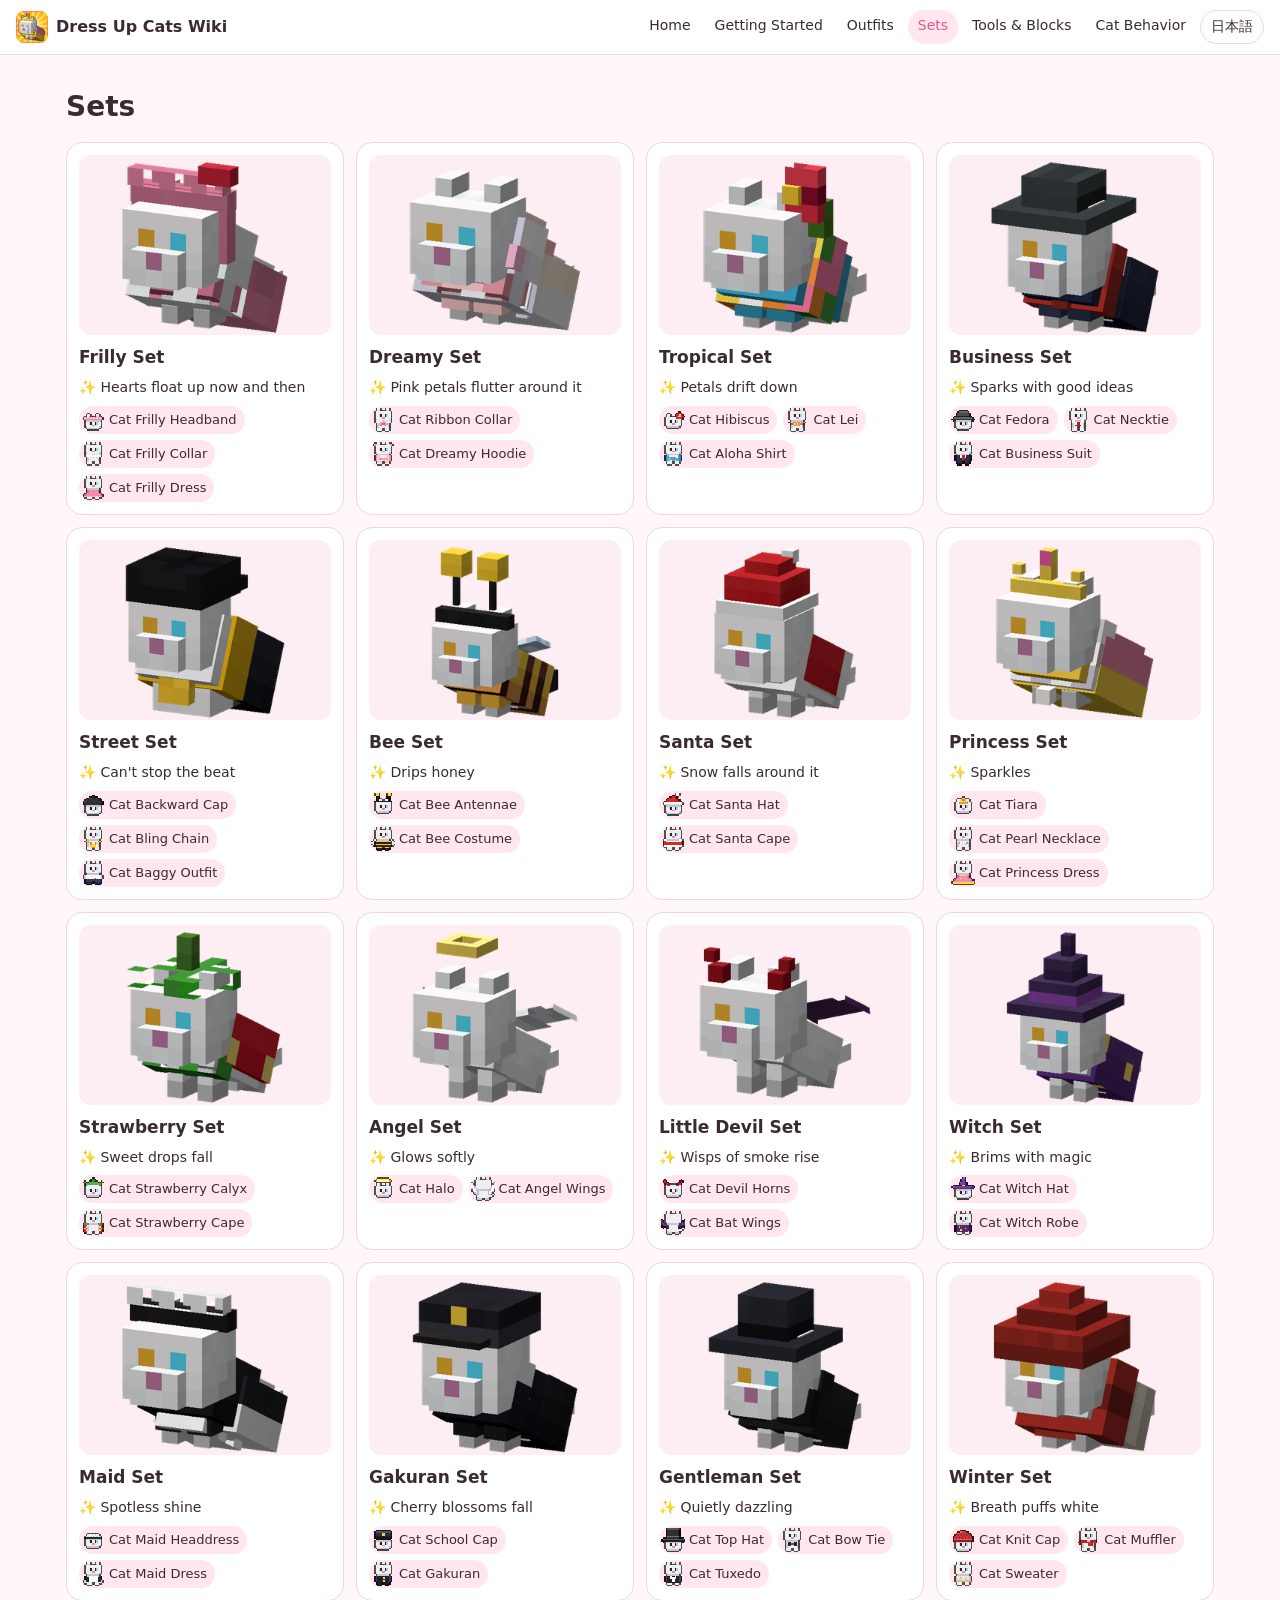
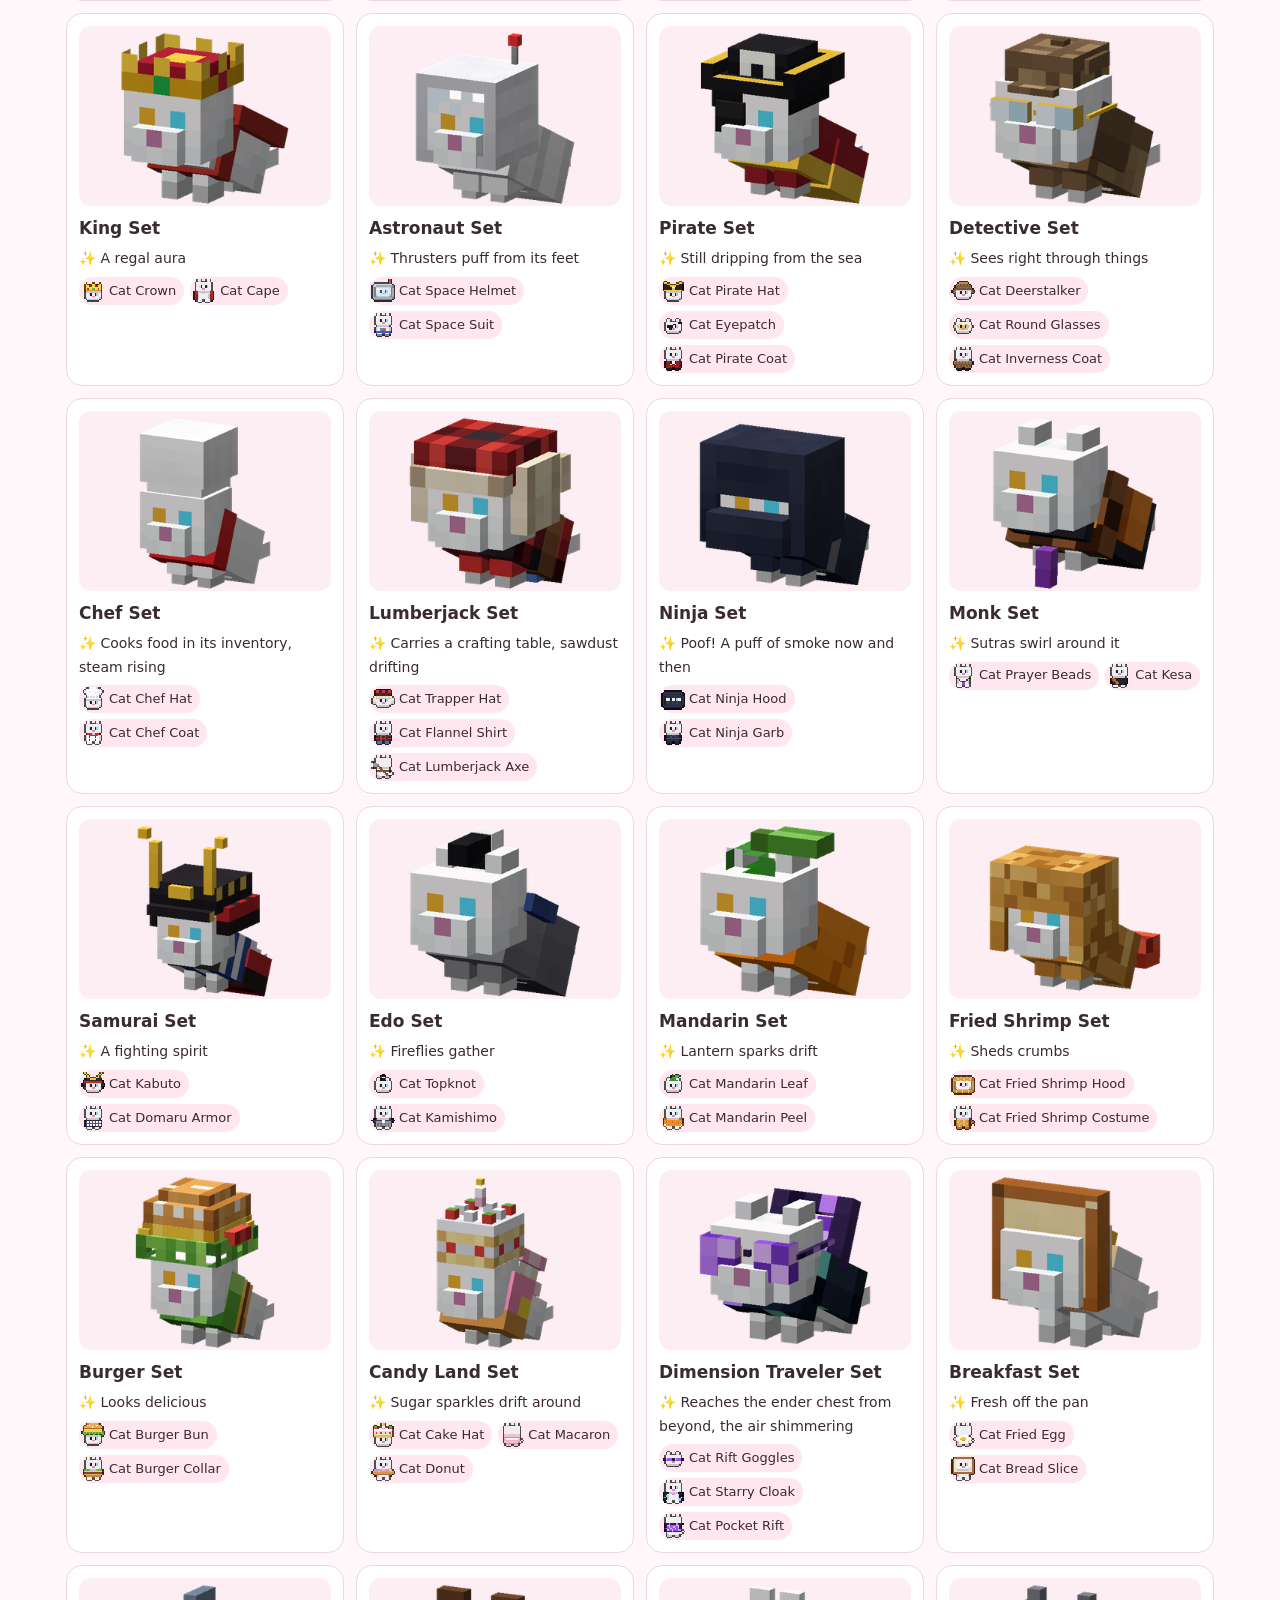
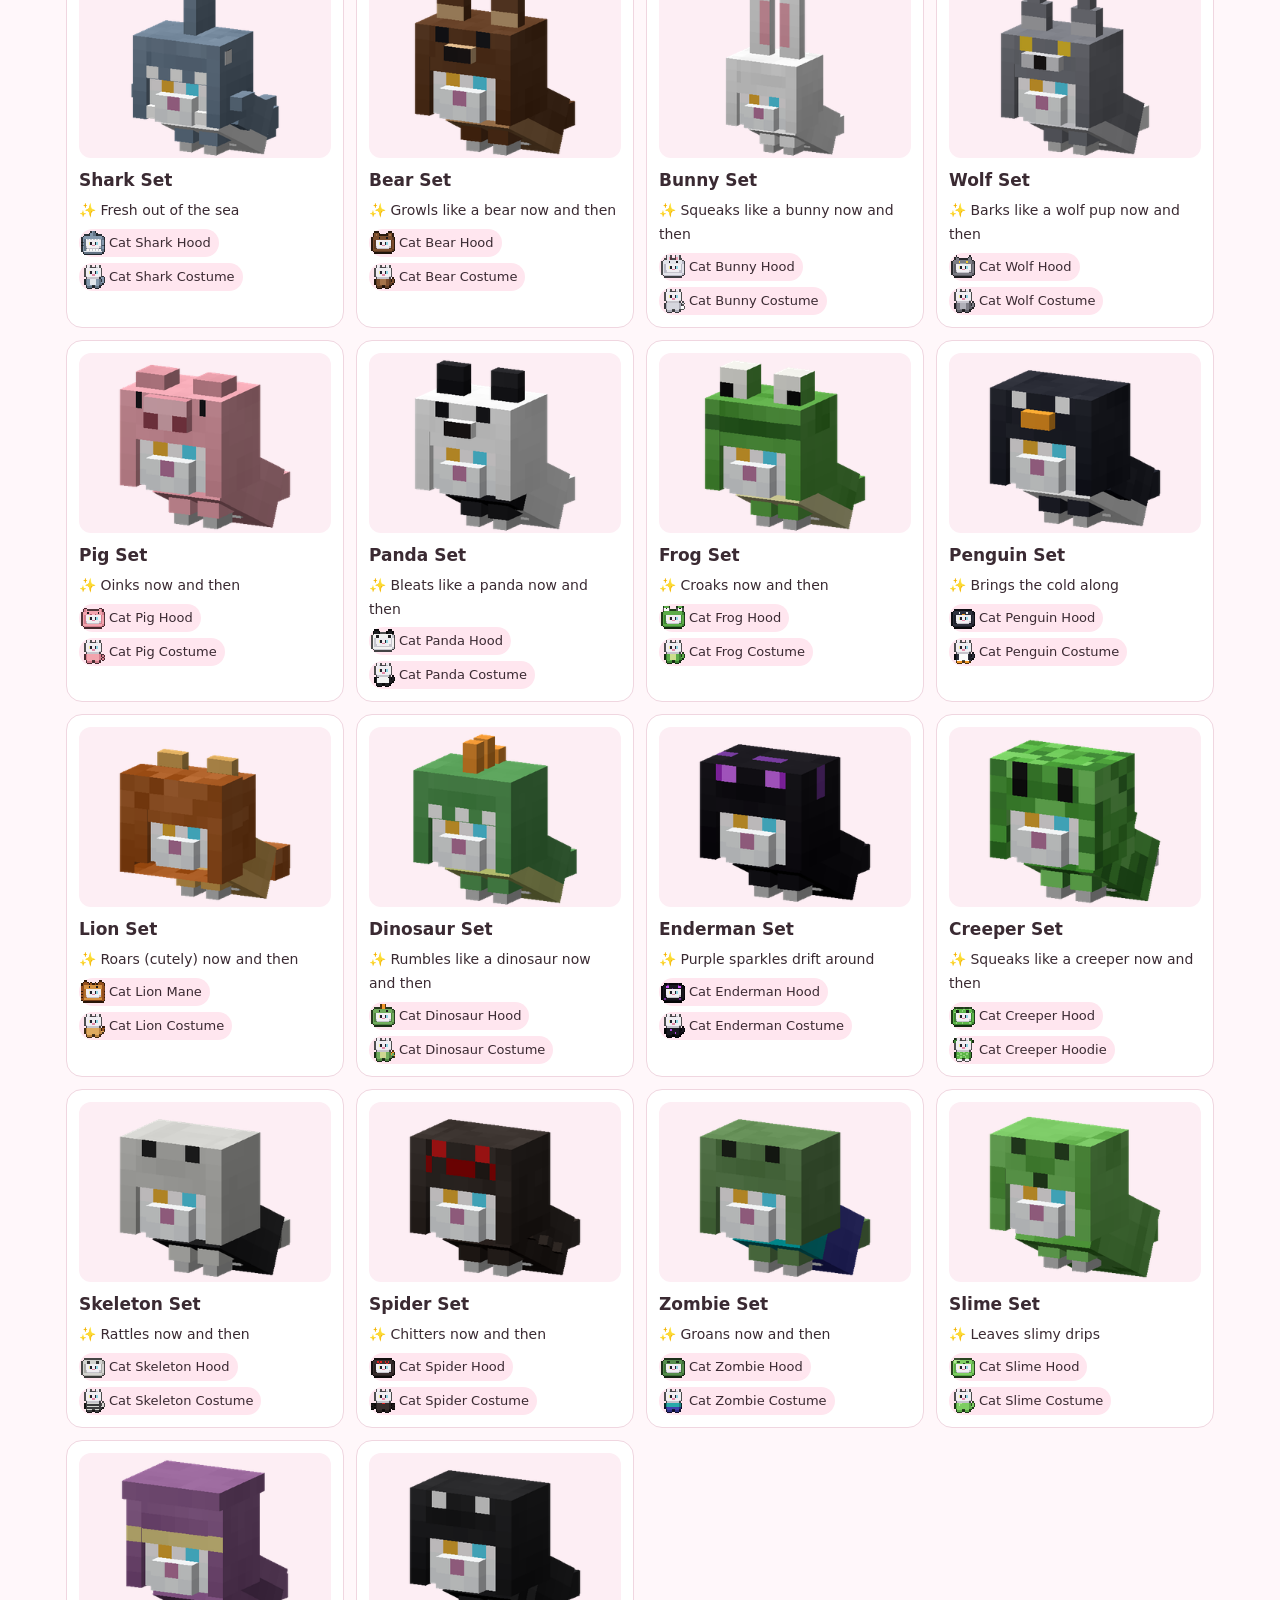
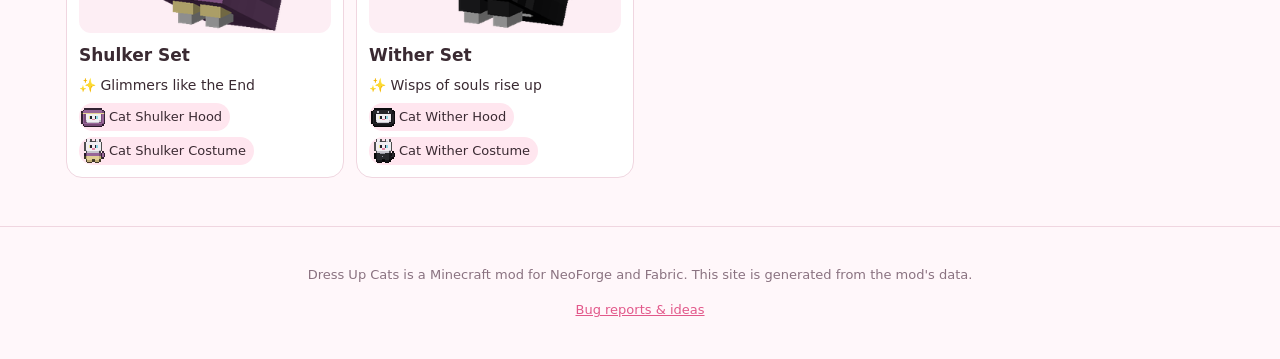
<file: en/sets.html>
<!doctype html>
<html lang="en"><head><meta charset="utf-8"><meta name="viewport" content="width=device-width,initial-scale=1">
<title>Sets – Dress Up Cats Wiki</title><link rel="icon" href="../img/logo.png"><link rel="stylesheet" href="../style.css"></head>
<body><header><a class="brand" href="index.html"><img src="../img/logo.png" alt="">Dress Up Cats Wiki</a>
<nav><a href="index.html">Home</a><a href="guide.html">Getting Started</a><a href="outfits.html">Outfits</a><a href="sets.html" class=on>Sets</a><a href="items.html">Tools &amp; Blocks</a><a href="cats.html">Cat Behavior</a><a class="lang" href="../ja/sets.html">日本語</a></nav></header>
<main><h1>Sets</h1><div class="cards"><article class="card set" id="frill"><div class="pics"><img class="worn" src="../img/worn/set_frill.png" alt="" loading="lazy"></div>
<h3>Frilly Set</h3><p class="effect">✨ Hearts float up now and then</p><div class="pieces"><a class="piece" href="outfits.html#frill_headband"><img src="../img/icon/frill_headband.png" alt="">Cat Frilly Headband</a><a class="piece" href="outfits.html#frill_collar"><img src="../img/icon/frill_collar.png" alt="">Cat Frilly Collar</a><a class="piece" href="outfits.html#frill_dress"><img src="../img/icon/frill_dress.png" alt="">Cat Frilly Dress</a></div></article><article class="card set" id="dreamy"><div class="pics"><img class="worn" src="../img/worn/set_dreamy.png" alt="" loading="lazy"></div>
<h3>Dreamy Set</h3><p class="effect">✨ Pink petals flutter around it</p><div class="pieces"><a class="piece" href="outfits.html#ribbon_collar"><img src="../img/icon/ribbon_collar.png" alt="">Cat Ribbon Collar</a><a class="piece" href="outfits.html#dreamy_hoodie"><img src="../img/icon/dreamy_hoodie.png" alt="">Cat Dreamy Hoodie</a></div></article><article class="card set" id="tropical"><div class="pics"><img class="worn" src="../img/worn/set_tropical.png" alt="" loading="lazy"></div>
<h3>Tropical Set</h3><p class="effect">✨ Petals drift down</p><div class="pieces"><a class="piece" href="outfits.html#hibiscus"><img src="../img/icon/hibiscus.png" alt="">Cat Hibiscus</a><a class="piece" href="outfits.html#lei"><img src="../img/icon/lei.png" alt="">Cat Lei</a><a class="piece" href="outfits.html#aloha_shirt"><img src="../img/icon/aloha_shirt.png" alt="">Cat Aloha Shirt</a></div></article><article class="card set" id="business"><div class="pics"><img class="worn" src="../img/worn/set_business.png" alt="" loading="lazy"></div>
<h3>Business Set</h3><p class="effect">✨ Sparks with good ideas</p><div class="pieces"><a class="piece" href="outfits.html#fedora"><img src="../img/icon/fedora.png" alt="">Cat Fedora</a><a class="piece" href="outfits.html#necktie"><img src="../img/icon/necktie.png" alt="">Cat Necktie</a><a class="piece" href="outfits.html#business_suit"><img src="../img/icon/business_suit.png" alt="">Cat Business Suit</a></div></article><article class="card set" id="street"><div class="pics"><img class="worn" src="../img/worn/set_street.png" alt="" loading="lazy"></div>
<h3>Street Set</h3><p class="effect">✨ Can&#x27;t stop the beat</p><div class="pieces"><a class="piece" href="outfits.html#backward_cap"><img src="../img/icon/backward_cap.png" alt="">Cat Backward Cap</a><a class="piece" href="outfits.html#bling_chain"><img src="../img/icon/bling_chain.png" alt="">Cat Bling Chain</a><a class="piece" href="outfits.html#baggy_outfit"><img src="../img/icon/baggy_outfit.png" alt="">Cat Baggy Outfit</a></div></article><article class="card set" id="bee"><div class="pics"><img class="worn" src="../img/worn/set_bee.png" alt="" loading="lazy"></div>
<h3>Bee Set</h3><p class="effect">✨ Drips honey</p><div class="pieces"><a class="piece" href="outfits.html#bee_antennae"><img src="../img/icon/bee_antennae.png" alt="">Cat Bee Antennae</a><a class="piece" href="outfits.html#bee_suit"><img src="../img/icon/bee_suit.png" alt="">Cat Bee Costume</a></div></article><article class="card set" id="santa"><div class="pics"><img class="worn" src="../img/worn/set_santa.png" alt="" loading="lazy"></div>
<h3>Santa Set</h3><p class="effect">✨ Snow falls around it</p><div class="pieces"><a class="piece" href="outfits.html#santa_hat"><img src="../img/icon/santa_hat.png" alt="">Cat Santa Hat</a><a class="piece" href="outfits.html#santa_suit"><img src="../img/icon/santa_suit.png" alt="">Cat Santa Cape</a></div></article><article class="card set" id="princess"><div class="pics"><img class="worn" src="../img/worn/set_princess.png" alt="" loading="lazy"></div>
<h3>Princess Set</h3><p class="effect">✨ Sparkles</p><div class="pieces"><a class="piece" href="outfits.html#tiara"><img src="../img/icon/tiara.png" alt="">Cat Tiara</a><a class="piece" href="outfits.html#pearl_necklace"><img src="../img/icon/pearl_necklace.png" alt="">Cat Pearl Necklace</a><a class="piece" href="outfits.html#princess_dress"><img src="../img/icon/princess_dress.png" alt="">Cat Princess Dress</a></div></article><article class="card set" id="strawberry"><div class="pics"><img class="worn" src="../img/worn/set_strawberry.png" alt="" loading="lazy"></div>
<h3>Strawberry Set</h3><p class="effect">✨ Sweet drops fall</p><div class="pieces"><a class="piece" href="outfits.html#strawberry_hat"><img src="../img/icon/strawberry_hat.png" alt="">Cat Strawberry Calyx</a><a class="piece" href="outfits.html#strawberry_cape"><img src="../img/icon/strawberry_cape.png" alt="">Cat Strawberry Cape</a></div></article><article class="card set" id="angel"><div class="pics"><img class="worn" src="../img/worn/set_angel.png" alt="" loading="lazy"></div>
<h3>Angel Set</h3><p class="effect">✨ Glows softly</p><div class="pieces"><a class="piece" href="outfits.html#angel_halo"><img src="../img/icon/angel_halo.png" alt="">Cat Halo</a><a class="piece" href="outfits.html#angel_wings"><img src="../img/icon/angel_wings.png" alt="">Cat Angel Wings</a></div></article><article class="card set" id="devil"><div class="pics"><img class="worn" src="../img/worn/set_devil.png" alt="" loading="lazy"></div>
<h3>Little Devil Set</h3><p class="effect">✨ Wisps of smoke rise</p><div class="pieces"><a class="piece" href="outfits.html#devil_horns"><img src="../img/icon/devil_horns.png" alt="">Cat Devil Horns</a><a class="piece" href="outfits.html#bat_wings"><img src="../img/icon/bat_wings.png" alt="">Cat Bat Wings</a></div></article><article class="card set" id="witch"><div class="pics"><img class="worn" src="../img/worn/set_witch.png" alt="" loading="lazy"></div>
<h3>Witch Set</h3><p class="effect">✨ Brims with magic</p><div class="pieces"><a class="piece" href="outfits.html#witch_hat"><img src="../img/icon/witch_hat.png" alt="">Cat Witch Hat</a><a class="piece" href="outfits.html#witch_robe"><img src="../img/icon/witch_robe.png" alt="">Cat Witch Robe</a></div></article><article class="card set" id="maid"><div class="pics"><img class="worn" src="../img/worn/set_maid.png" alt="" loading="lazy"></div>
<h3>Maid Set</h3><p class="effect">✨ Spotless shine</p><div class="pieces"><a class="piece" href="outfits.html#maid_headdress"><img src="../img/icon/maid_headdress.png" alt="">Cat Maid Headdress</a><a class="piece" href="outfits.html#maid_dress"><img src="../img/icon/maid_dress.png" alt="">Cat Maid Dress</a></div></article><article class="card set" id="school"><div class="pics"><img class="worn" src="../img/worn/set_school.png" alt="" loading="lazy"></div>
<h3>Gakuran Set</h3><p class="effect">✨ Cherry blossoms fall</p><div class="pieces"><a class="piece" href="outfits.html#school_cap"><img src="../img/icon/school_cap.png" alt="">Cat School Cap</a><a class="piece" href="outfits.html#gakuran"><img src="../img/icon/gakuran.png" alt="">Cat Gakuran</a></div></article><article class="card set" id="gentleman"><div class="pics"><img class="worn" src="../img/worn/set_gentleman.png" alt="" loading="lazy"></div>
<h3>Gentleman Set</h3><p class="effect">✨ Quietly dazzling</p><div class="pieces"><a class="piece" href="outfits.html#top_hat"><img src="../img/icon/top_hat.png" alt="">Cat Top Hat</a><a class="piece" href="outfits.html#bow_tie"><img src="../img/icon/bow_tie.png" alt="">Cat Bow Tie</a><a class="piece" href="outfits.html#tuxedo"><img src="../img/icon/tuxedo.png" alt="">Cat Tuxedo</a></div></article><article class="card set" id="winter"><div class="pics"><img class="worn" src="../img/worn/set_winter.png" alt="" loading="lazy"></div>
<h3>Winter Set</h3><p class="effect">✨ Breath puffs white</p><div class="pieces"><a class="piece" href="outfits.html#knit_cap"><img src="../img/icon/knit_cap.png" alt="">Cat Knit Cap</a><a class="piece" href="outfits.html#muffler"><img src="../img/icon/muffler.png" alt="">Cat Muffler</a><a class="piece" href="outfits.html#sweater"><img src="../img/icon/sweater.png" alt="">Cat Sweater</a></div></article><article class="card set" id="king"><div class="pics"><img class="worn" src="../img/worn/set_king.png" alt="" loading="lazy"></div>
<h3>King Set</h3><p class="effect">✨ A regal aura</p><div class="pieces"><a class="piece" href="outfits.html#crown"><img src="../img/icon/crown.png" alt="">Cat Crown</a><a class="piece" href="outfits.html#cape"><img src="../img/icon/cape.png" alt="">Cat Cape</a></div></article><article class="card set" id="space"><div class="pics"><img class="worn" src="../img/worn/set_space.png" alt="" loading="lazy"></div>
<h3>Astronaut Set</h3><p class="effect">✨ Thrusters puff from its feet</p><div class="pieces"><a class="piece" href="outfits.html#space_helmet"><img src="../img/icon/space_helmet.png" alt="">Cat Space Helmet</a><a class="piece" href="outfits.html#space_suit"><img src="../img/icon/space_suit.png" alt="">Cat Space Suit</a></div></article><article class="card set" id="pirate"><div class="pics"><img class="worn" src="../img/worn/set_pirate.png" alt="" loading="lazy"></div>
<h3>Pirate Set</h3><p class="effect">✨ Still dripping from the sea</p><div class="pieces"><a class="piece" href="outfits.html#pirate_hat"><img src="../img/icon/pirate_hat.png" alt="">Cat Pirate Hat</a><a class="piece" href="outfits.html#eyepatch"><img src="../img/icon/eyepatch.png" alt="">Cat Eyepatch</a><a class="piece" href="outfits.html#pirate_coat"><img src="../img/icon/pirate_coat.png" alt="">Cat Pirate Coat</a></div></article><article class="card set" id="detective"><div class="pics"><img class="worn" src="../img/worn/set_detective.png" alt="" loading="lazy"></div>
<h3>Detective Set</h3><p class="effect">✨ Sees right through things</p><div class="pieces"><a class="piece" href="outfits.html#deerstalker"><img src="../img/icon/deerstalker.png" alt="">Cat Deerstalker</a><a class="piece" href="outfits.html#round_glasses"><img src="../img/icon/round_glasses.png" alt="">Cat Round Glasses</a><a class="piece" href="outfits.html#inverness_coat"><img src="../img/icon/inverness_coat.png" alt="">Cat Inverness Coat</a></div></article><article class="card set" id="chef"><div class="pics"><img class="worn" src="../img/worn/set_chef.png" alt="" loading="lazy"></div>
<h3>Chef Set</h3><p class="effect">✨ Cooks food in its inventory, steam rising</p><div class="pieces"><a class="piece" href="outfits.html#chef_hat"><img src="../img/icon/chef_hat.png" alt="">Cat Chef Hat</a><a class="piece" href="outfits.html#chef_coat"><img src="../img/icon/chef_coat.png" alt="">Cat Chef Coat</a></div></article><article class="card set" id="lumberjack"><div class="pics"><img class="worn" src="../img/worn/set_lumberjack.png" alt="" loading="lazy"></div>
<h3>Lumberjack Set</h3><p class="effect">✨ Carries a crafting table, sawdust drifting</p><div class="pieces"><a class="piece" href="outfits.html#trapper_hat"><img src="../img/icon/trapper_hat.png" alt="">Cat Trapper Hat</a><a class="piece" href="outfits.html#flannel_shirt"><img src="../img/icon/flannel_shirt.png" alt="">Cat Flannel Shirt</a><a class="piece" href="outfits.html#lumberjack_axe"><img src="../img/icon/lumberjack_axe.png" alt="">Cat Lumberjack Axe</a></div></article><article class="card set" id="ninja"><div class="pics"><img class="worn" src="../img/worn/set_ninja.png" alt="" loading="lazy"></div>
<h3>Ninja Set</h3><p class="effect">✨ Poof! A puff of smoke now and then</p><div class="pieces"><a class="piece" href="outfits.html#ninja_hood"><img src="../img/icon/ninja_hood.png" alt="">Cat Ninja Hood</a><a class="piece" href="outfits.html#ninja_garb"><img src="../img/icon/ninja_garb.png" alt="">Cat Ninja Garb</a></div></article><article class="card set" id="monk"><div class="pics"><img class="worn" src="../img/worn/set_monk.png" alt="" loading="lazy"></div>
<h3>Monk Set</h3><p class="effect">✨ Sutras swirl around it</p><div class="pieces"><a class="piece" href="outfits.html#prayer_beads"><img src="../img/icon/prayer_beads.png" alt="">Cat Prayer Beads</a><a class="piece" href="outfits.html#kesa"><img src="../img/icon/kesa.png" alt="">Cat Kesa</a></div></article><article class="card set" id="samurai"><div class="pics"><img class="worn" src="../img/worn/set_samurai.png" alt="" loading="lazy"></div>
<h3>Samurai Set</h3><p class="effect">✨ A fighting spirit</p><div class="pieces"><a class="piece" href="outfits.html#kabuto"><img src="../img/icon/kabuto.png" alt="">Cat Kabuto</a><a class="piece" href="outfits.html#domaru"><img src="../img/icon/domaru.png" alt="">Cat Domaru Armor</a></div></article><article class="card set" id="edo"><div class="pics"><img class="worn" src="../img/worn/set_edo.png" alt="" loading="lazy"></div>
<h3>Edo Set</h3><p class="effect">✨ Fireflies gather</p><div class="pieces"><a class="piece" href="outfits.html#topknot"><img src="../img/icon/topknot.png" alt="">Cat Topknot</a><a class="piece" href="outfits.html#kamishimo"><img src="../img/icon/kamishimo.png" alt="">Cat Kamishimo</a></div></article><article class="card set" id="mandarin"><div class="pics"><img class="worn" src="../img/worn/set_mandarin.png" alt="" loading="lazy"></div>
<h3>Mandarin Set</h3><p class="effect">✨ Lantern sparks drift</p><div class="pieces"><a class="piece" href="outfits.html#mandarin_hat"><img src="../img/icon/mandarin_hat.png" alt="">Cat Mandarin Leaf</a><a class="piece" href="outfits.html#mandarin_suit"><img src="../img/icon/mandarin_suit.png" alt="">Cat Mandarin Peel</a></div></article><article class="card set" id="fried_shrimp"><div class="pics"><img class="worn" src="../img/worn/set_fried_shrimp.png" alt="" loading="lazy"></div>
<h3>Fried Shrimp Set</h3><p class="effect">✨ Sheds crumbs</p><div class="pieces"><a class="piece" href="outfits.html#fried_shrimp_hood"><img src="../img/icon/fried_shrimp_hood.png" alt="">Cat Fried Shrimp Hood</a><a class="piece" href="outfits.html#fried_shrimp_suit"><img src="../img/icon/fried_shrimp_suit.png" alt="">Cat Fried Shrimp Costume</a></div></article><article class="card set" id="burger"><div class="pics"><img class="worn" src="../img/worn/set_burger.png" alt="" loading="lazy"></div>
<h3>Burger Set</h3><p class="effect">✨ Looks delicious</p><div class="pieces"><a class="piece" href="outfits.html#burger_bun"><img src="../img/icon/burger_bun.png" alt="">Cat Burger Bun</a><a class="piece" href="outfits.html#burger_collar"><img src="../img/icon/burger_collar.png" alt="">Cat Burger Collar</a></div></article><article class="card set" id="sweets"><div class="pics"><img class="worn" src="../img/worn/set_sweets.png" alt="" loading="lazy"></div>
<h3>Candy Land Set</h3><p class="effect">✨ Sugar sparkles drift around</p><div class="pieces"><a class="piece" href="outfits.html#cake_hat"><img src="../img/icon/cake_hat.png" alt="">Cat Cake Hat</a><a class="piece" href="outfits.html#macaron"><img src="../img/icon/macaron.png" alt="">Cat Macaron</a><a class="piece" href="outfits.html#donut_ring"><img src="../img/icon/donut_ring.png" alt="">Cat Donut</a></div></article><article class="card set" id="traveler"><div class="pics"><img class="worn" src="../img/worn/set_traveler.png" alt="" loading="lazy"></div>
<h3>Dimension Traveler Set</h3><p class="effect">✨ Reaches the ender chest from beyond, the air shimmering</p><div class="pieces"><a class="piece" href="outfits.html#rift_goggles"><img src="../img/icon/rift_goggles.png" alt="">Cat Rift Goggles</a><a class="piece" href="outfits.html#starry_cloak"><img src="../img/icon/starry_cloak.png" alt="">Cat Starry Cloak</a><a class="piece" href="outfits.html#pocket_rift"><img src="../img/icon/pocket_rift.png" alt="">Cat Pocket Rift</a></div></article><article class="card set" id="toast"><div class="pics"><img class="worn" src="../img/worn/set_toast.png" alt="" loading="lazy"></div>
<h3>Breakfast Set</h3><p class="effect">✨ Fresh off the pan</p><div class="pieces"><a class="piece" href="outfits.html#fried_egg"><img src="../img/icon/fried_egg.png" alt="">Cat Fried Egg</a><a class="piece" href="outfits.html#bread_slice"><img src="../img/icon/bread_slice.png" alt="">Cat Bread Slice</a></div></article><article class="card set" id="shark"><div class="pics"><img class="worn" src="../img/worn/set_shark.png" alt="" loading="lazy"></div>
<h3>Shark Set</h3><p class="effect">✨ Fresh out of the sea</p><div class="pieces"><a class="piece" href="outfits.html#shark_hood"><img src="../img/icon/shark_hood.png" alt="">Cat Shark Hood</a><a class="piece" href="outfits.html#shark_suit"><img src="../img/icon/shark_suit.png" alt="">Cat Shark Costume</a></div></article><article class="card set" id="bear"><div class="pics"><img class="worn" src="../img/worn/set_bear.png" alt="" loading="lazy"></div>
<h3>Bear Set</h3><p class="effect">✨ Growls like a bear now and then</p><div class="pieces"><a class="piece" href="outfits.html#bear_hood"><img src="../img/icon/bear_hood.png" alt="">Cat Bear Hood</a><a class="piece" href="outfits.html#bear_suit"><img src="../img/icon/bear_suit.png" alt="">Cat Bear Costume</a></div></article><article class="card set" id="rabbit"><div class="pics"><img class="worn" src="../img/worn/set_rabbit.png" alt="" loading="lazy"></div>
<h3>Bunny Set</h3><p class="effect">✨ Squeaks like a bunny now and then</p><div class="pieces"><a class="piece" href="outfits.html#rabbit_hood"><img src="../img/icon/rabbit_hood.png" alt="">Cat Bunny Hood</a><a class="piece" href="outfits.html#rabbit_suit"><img src="../img/icon/rabbit_suit.png" alt="">Cat Bunny Costume</a></div></article><article class="card set" id="wolf"><div class="pics"><img class="worn" src="../img/worn/set_wolf.png" alt="" loading="lazy"></div>
<h3>Wolf Set</h3><p class="effect">✨ Barks like a wolf pup now and then</p><div class="pieces"><a class="piece" href="outfits.html#wolf_hood"><img src="../img/icon/wolf_hood.png" alt="">Cat Wolf Hood</a><a class="piece" href="outfits.html#wolf_suit"><img src="../img/icon/wolf_suit.png" alt="">Cat Wolf Costume</a></div></article><article class="card set" id="pig"><div class="pics"><img class="worn" src="../img/worn/set_pig.png" alt="" loading="lazy"></div>
<h3>Pig Set</h3><p class="effect">✨ Oinks now and then</p><div class="pieces"><a class="piece" href="outfits.html#pig_hood"><img src="../img/icon/pig_hood.png" alt="">Cat Pig Hood</a><a class="piece" href="outfits.html#pig_suit"><img src="../img/icon/pig_suit.png" alt="">Cat Pig Costume</a></div></article><article class="card set" id="panda"><div class="pics"><img class="worn" src="../img/worn/set_panda.png" alt="" loading="lazy"></div>
<h3>Panda Set</h3><p class="effect">✨ Bleats like a panda now and then</p><div class="pieces"><a class="piece" href="outfits.html#panda_hood"><img src="../img/icon/panda_hood.png" alt="">Cat Panda Hood</a><a class="piece" href="outfits.html#panda_suit"><img src="../img/icon/panda_suit.png" alt="">Cat Panda Costume</a></div></article><article class="card set" id="frog"><div class="pics"><img class="worn" src="../img/worn/set_frog.png" alt="" loading="lazy"></div>
<h3>Frog Set</h3><p class="effect">✨ Croaks now and then</p><div class="pieces"><a class="piece" href="outfits.html#frog_hood"><img src="../img/icon/frog_hood.png" alt="">Cat Frog Hood</a><a class="piece" href="outfits.html#frog_suit"><img src="../img/icon/frog_suit.png" alt="">Cat Frog Costume</a></div></article><article class="card set" id="penguin"><div class="pics"><img class="worn" src="../img/worn/set_penguin.png" alt="" loading="lazy"></div>
<h3>Penguin Set</h3><p class="effect">✨ Brings the cold along</p><div class="pieces"><a class="piece" href="outfits.html#penguin_hood"><img src="../img/icon/penguin_hood.png" alt="">Cat Penguin Hood</a><a class="piece" href="outfits.html#penguin_suit"><img src="../img/icon/penguin_suit.png" alt="">Cat Penguin Costume</a></div></article><article class="card set" id="lion"><div class="pics"><img class="worn" src="../img/worn/set_lion.png" alt="" loading="lazy"></div>
<h3>Lion Set</h3><p class="effect">✨ Roars (cutely) now and then</p><div class="pieces"><a class="piece" href="outfits.html#lion_hood"><img src="../img/icon/lion_hood.png" alt="">Cat Lion Mane</a><a class="piece" href="outfits.html#lion_suit"><img src="../img/icon/lion_suit.png" alt="">Cat Lion Costume</a></div></article><article class="card set" id="dino"><div class="pics"><img class="worn" src="../img/worn/set_dino.png" alt="" loading="lazy"></div>
<h3>Dinosaur Set</h3><p class="effect">✨ Rumbles like a dinosaur now and then</p><div class="pieces"><a class="piece" href="outfits.html#dino_hood"><img src="../img/icon/dino_hood.png" alt="">Cat Dinosaur Hood</a><a class="piece" href="outfits.html#dino_suit"><img src="../img/icon/dino_suit.png" alt="">Cat Dinosaur Costume</a></div></article><article class="card set" id="enderman"><div class="pics"><img class="worn" src="../img/worn/set_enderman.png" alt="" loading="lazy"></div>
<h3>Enderman Set</h3><p class="effect">✨ Purple sparkles drift around</p><div class="pieces"><a class="piece" href="outfits.html#ender_hood"><img src="../img/icon/ender_hood.png" alt="">Cat Enderman Hood</a><a class="piece" href="outfits.html#ender_suit"><img src="../img/icon/ender_suit.png" alt="">Cat Enderman Costume</a></div></article><article class="card set" id="creeper"><div class="pics"><img class="worn" src="../img/worn/set_creeper.png" alt="" loading="lazy"></div>
<h3>Creeper Set</h3><p class="effect">✨ Squeaks like a creeper now and then</p><div class="pieces"><a class="piece" href="outfits.html#creeper_hood"><img src="../img/icon/creeper_hood.png" alt="">Cat Creeper Hood</a><a class="piece" href="outfits.html#creeper_hoodie"><img src="../img/icon/creeper_hoodie.png" alt="">Cat Creeper Hoodie</a></div></article><article class="card set" id="skeleton"><div class="pics"><img class="worn" src="../img/worn/set_skeleton.png" alt="" loading="lazy"></div>
<h3>Skeleton Set</h3><p class="effect">✨ Rattles now and then</p><div class="pieces"><a class="piece" href="outfits.html#skeleton_hood"><img src="../img/icon/skeleton_hood.png" alt="">Cat Skeleton Hood</a><a class="piece" href="outfits.html#skeleton_suit"><img src="../img/icon/skeleton_suit.png" alt="">Cat Skeleton Costume</a></div></article><article class="card set" id="spider"><div class="pics"><img class="worn" src="../img/worn/set_spider.png" alt="" loading="lazy"></div>
<h3>Spider Set</h3><p class="effect">✨ Chitters now and then</p><div class="pieces"><a class="piece" href="outfits.html#spider_hood"><img src="../img/icon/spider_hood.png" alt="">Cat Spider Hood</a><a class="piece" href="outfits.html#spider_suit"><img src="../img/icon/spider_suit.png" alt="">Cat Spider Costume</a></div></article><article class="card set" id="zombie"><div class="pics"><img class="worn" src="../img/worn/set_zombie.png" alt="" loading="lazy"></div>
<h3>Zombie Set</h3><p class="effect">✨ Groans now and then</p><div class="pieces"><a class="piece" href="outfits.html#zombie_hood"><img src="../img/icon/zombie_hood.png" alt="">Cat Zombie Hood</a><a class="piece" href="outfits.html#zombie_suit"><img src="../img/icon/zombie_suit.png" alt="">Cat Zombie Costume</a></div></article><article class="card set" id="slime"><div class="pics"><img class="worn" src="../img/worn/set_slime.png" alt="" loading="lazy"></div>
<h3>Slime Set</h3><p class="effect">✨ Leaves slimy drips</p><div class="pieces"><a class="piece" href="outfits.html#slime_hood"><img src="../img/icon/slime_hood.png" alt="">Cat Slime Hood</a><a class="piece" href="outfits.html#slime_suit"><img src="../img/icon/slime_suit.png" alt="">Cat Slime Costume</a></div></article><article class="card set" id="shulker"><div class="pics"><img class="worn" src="../img/worn/set_shulker.png" alt="" loading="lazy"></div>
<h3>Shulker Set</h3><p class="effect">✨ Glimmers like the End</p><div class="pieces"><a class="piece" href="outfits.html#shulker_hood"><img src="../img/icon/shulker_hood.png" alt="">Cat Shulker Hood</a><a class="piece" href="outfits.html#shulker_suit"><img src="../img/icon/shulker_suit.png" alt="">Cat Shulker Costume</a></div></article><article class="card set" id="wither"><div class="pics"><img class="worn" src="../img/worn/set_wither.png" alt="" loading="lazy"></div>
<h3>Wither Set</h3><p class="effect">✨ Wisps of souls rise up</p><div class="pieces"><a class="piece" href="outfits.html#wither_hood"><img src="../img/icon/wither_hood.png" alt="">Cat Wither Hood</a><a class="piece" href="outfits.html#wither_suit"><img src="../img/icon/wither_suit.png" alt="">Cat Wither Costume</a></div></article></div></main>
<footer><p>Dress Up Cats is a Minecraft mod for NeoForge and Fabric. This site is generated from the mod&#x27;s data.</p><p><a href="https://github.com/n1001c/DressUpCats-wiki/issues">Bug reports &amp; ideas</a></p></footer>
<script src="../site.js"></script></body></html>
</file>
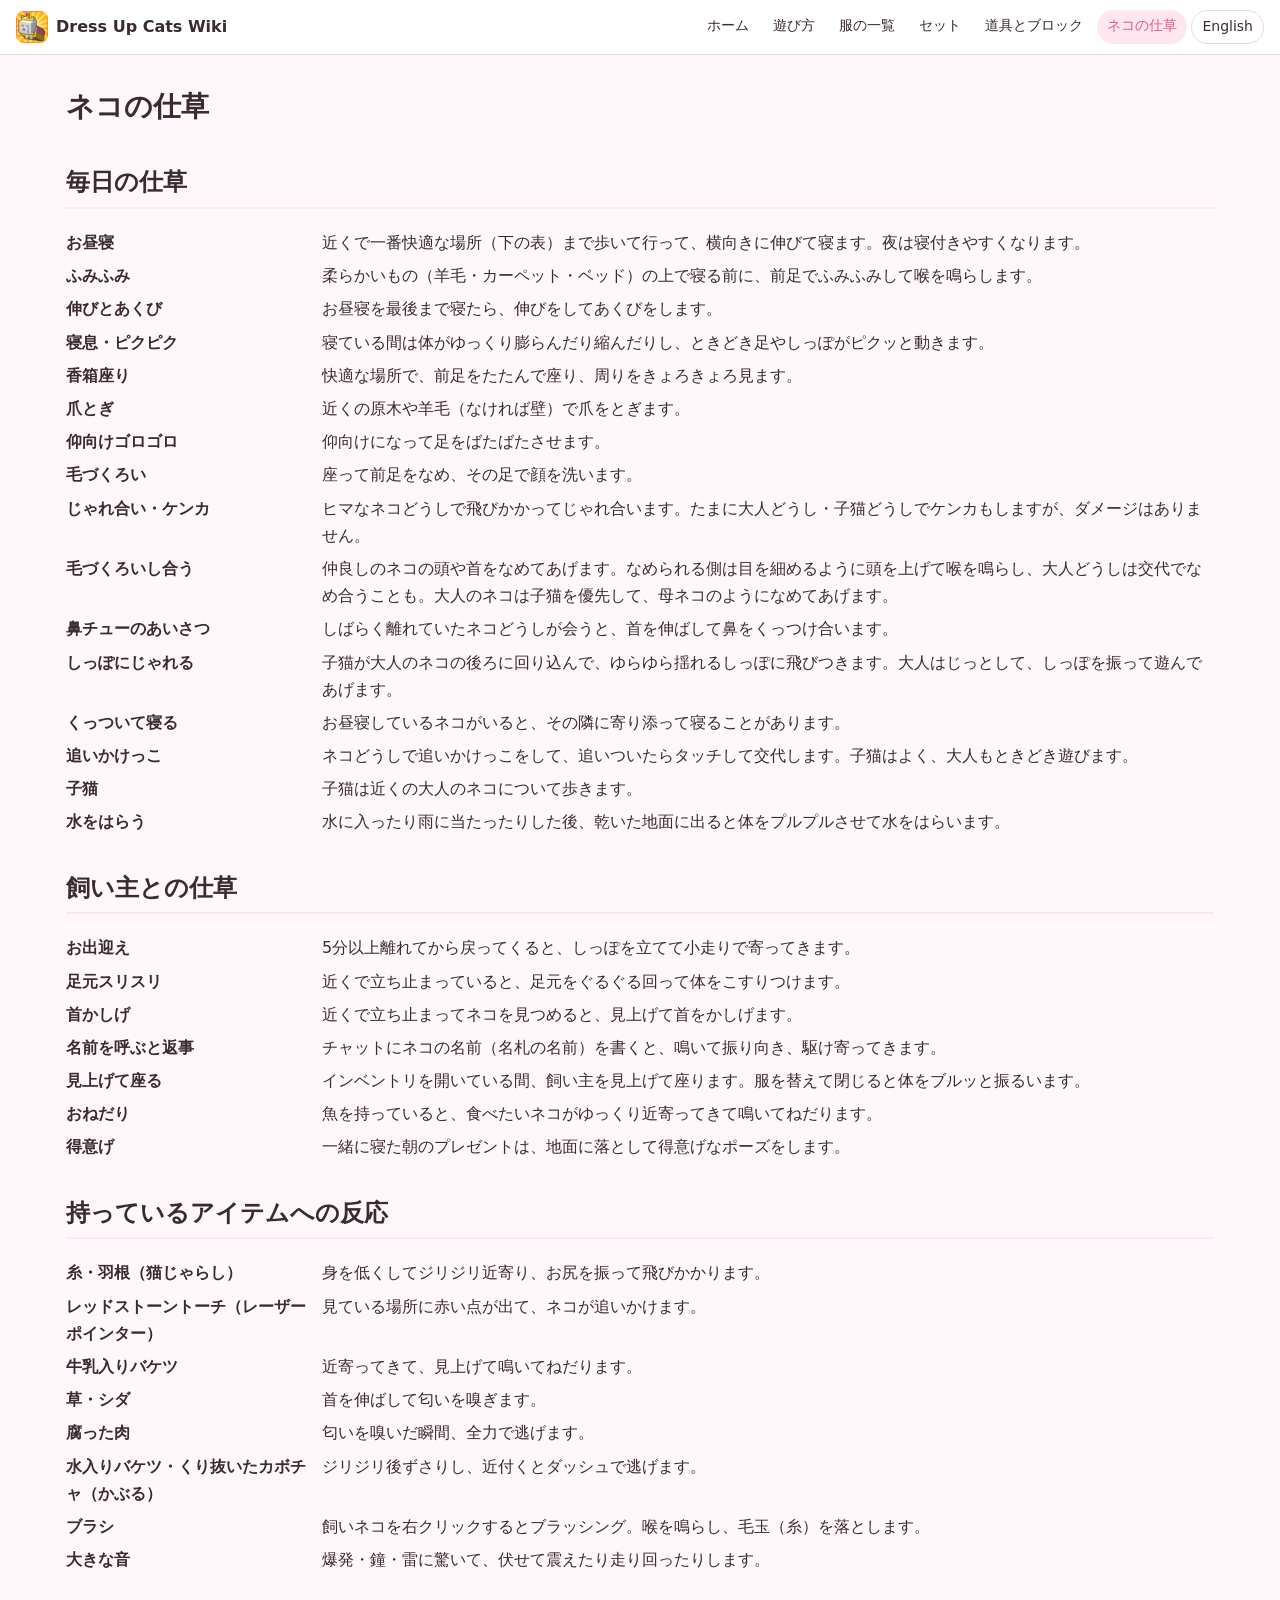
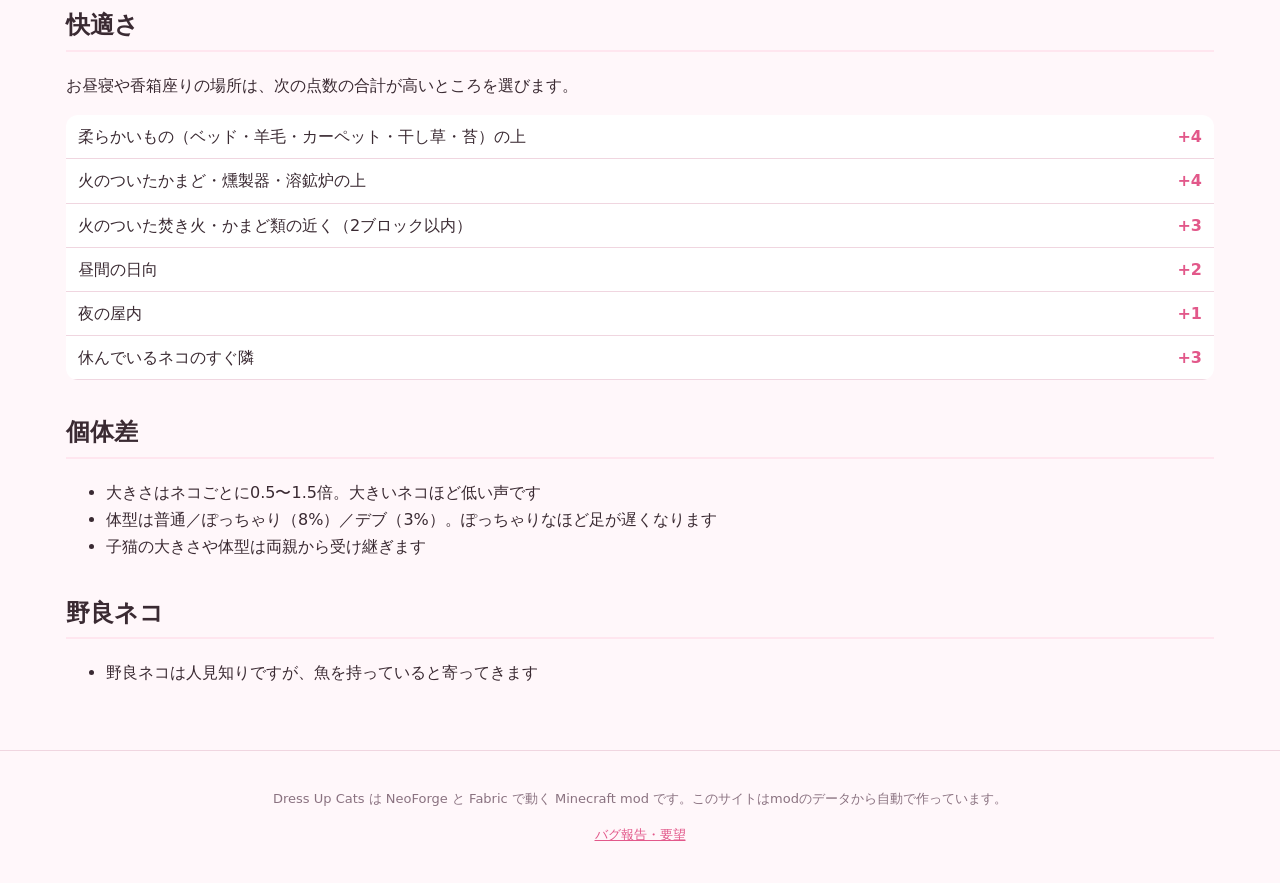
<file: ja/cats.html>
<!doctype html>
<html lang="ja"><head><meta charset="utf-8"><meta name="viewport" content="width=device-width,initial-scale=1">
<title>ネコの仕草 – Dress Up Cats Wiki</title><link rel="icon" href="../img/logo.png"><link rel="stylesheet" href="../style.css"></head>
<body><header><a class="brand" href="index.html"><img src="../img/logo.png" alt="">Dress Up Cats Wiki</a>
<nav><a href="index.html">ホーム</a><a href="guide.html">遊び方</a><a href="outfits.html">服の一覧</a><a href="sets.html">セット</a><a href="items.html">道具とブロック</a><a href="cats.html" class=on>ネコの仕草</a><a class="lang" href="../en/cats.html">English</a></nav></header>
<main><h1>ネコの仕草</h1><h2>毎日の仕草</h2><dl><dt>お昼寝</dt><dd>近くで一番快適な場所（下の表）まで歩いて行って、横向きに伸びて寝ます。夜は寝付きやすくなります。</dd><dt>ふみふみ</dt><dd>柔らかいもの（羊毛・カーペット・ベッド）の上で寝る前に、前足でふみふみして喉を鳴らします。</dd><dt>伸びとあくび</dt><dd>お昼寝を最後まで寝たら、伸びをしてあくびをします。</dd><dt>寝息・ピクピク</dt><dd>寝ている間は体がゆっくり膨らんだり縮んだりし、ときどき足やしっぽがピクッと動きます。</dd><dt>香箱座り</dt><dd>快適な場所で、前足をたたんで座り、周りをきょろきょろ見ます。</dd><dt>爪とぎ</dt><dd>近くの原木や羊毛（なければ壁）で爪をとぎます。</dd><dt>仰向けゴロゴロ</dt><dd>仰向けになって足をばたばたさせます。</dd><dt>毛づくろい</dt><dd>座って前足をなめ、その足で顔を洗います。</dd><dt>じゃれ合い・ケンカ</dt><dd>ヒマなネコどうしで飛びかかってじゃれ合います。たまに大人どうし・子猫どうしでケンカもしますが、ダメージはありません。</dd><dt>毛づくろいし合う</dt><dd>仲良しのネコの頭や首をなめてあげます。なめられる側は目を細めるように頭を上げて喉を鳴らし、大人どうしは交代でなめ合うことも。大人のネコは子猫を優先して、母ネコのようになめてあげます。</dd><dt>鼻チューのあいさつ</dt><dd>しばらく離れていたネコどうしが会うと、首を伸ばして鼻をくっつけ合います。</dd><dt>しっぽにじゃれる</dt><dd>子猫が大人のネコの後ろに回り込んで、ゆらゆら揺れるしっぽに飛びつきます。大人はじっとして、しっぽを振って遊んであげます。</dd><dt>くっついて寝る</dt><dd>お昼寝しているネコがいると、その隣に寄り添って寝ることがあります。</dd><dt>追いかけっこ</dt><dd>ネコどうしで追いかけっこをして、追いついたらタッチして交代します。子猫はよく、大人もときどき遊びます。</dd><dt>子猫</dt><dd>子猫は近くの大人のネコについて歩きます。</dd><dt>水をはらう</dt><dd>水に入ったり雨に当たったりした後、乾いた地面に出ると体をプルプルさせて水をはらいます。</dd></dl><h2>飼い主との仕草</h2><dl><dt>お出迎え</dt><dd>5分以上離れてから戻ってくると、しっぽを立てて小走りで寄ってきます。</dd><dt>足元スリスリ</dt><dd>近くで立ち止まっていると、足元をぐるぐる回って体をこすりつけます。</dd><dt>首かしげ</dt><dd>近くで立ち止まってネコを見つめると、見上げて首をかしげます。</dd><dt>名前を呼ぶと返事</dt><dd>チャットにネコの名前（名札の名前）を書くと、鳴いて振り向き、駆け寄ってきます。</dd><dt>見上げて座る</dt><dd>インベントリを開いている間、飼い主を見上げて座ります。服を替えて閉じると体をブルッと振るいます。</dd><dt>おねだり</dt><dd>魚を持っていると、食べたいネコがゆっくり近寄ってきて鳴いてねだります。</dd><dt>得意げ</dt><dd>一緒に寝た朝のプレゼントは、地面に落として得意げなポーズをします。</dd></dl><h2>持っているアイテムへの反応</h2><dl><dt>糸・羽根（猫じゃらし）</dt><dd>身を低くしてジリジリ近寄り、お尻を振って飛びかかります。</dd><dt>レッドストーントーチ（レーザーポインター）</dt><dd>見ている場所に赤い点が出て、ネコが追いかけます。</dd><dt>牛乳入りバケツ</dt><dd>近寄ってきて、見上げて鳴いてねだります。</dd><dt>草・シダ</dt><dd>首を伸ばして匂いを嗅ぎます。</dd><dt>腐った肉</dt><dd>匂いを嗅いだ瞬間、全力で逃げます。</dd><dt>水入りバケツ・くり抜いたカボチャ（かぶる）</dt><dd>ジリジリ後ずさりし、近付くとダッシュで逃げます。</dd><dt>ブラシ</dt><dd>飼いネコを右クリックするとブラッシング。喉を鳴らし、毛玉（糸）を落とします。</dd><dt>大きな音</dt><dd>爆発・鐘・雷に驚いて、伏せて震えたり走り回ったりします。</dd></dl><h2>快適さ</h2><p>お昼寝や香箱座りの場所は、次の点数の合計が高いところを選びます。</p><table><tr><td>柔らかいもの（ベッド・羊毛・カーペット・干し草・苔）の上</td><td class=num>+4</td></tr><tr><td>火のついたかまど・燻製器・溶鉱炉の上</td><td class=num>+4</td></tr><tr><td>火のついた焚き火・かまど類の近く（2ブロック以内）</td><td class=num>+3</td></tr><tr><td>昼間の日向</td><td class=num>+2</td></tr><tr><td>夜の屋内</td><td class=num>+1</td></tr><tr><td>休んでいるネコのすぐ隣</td><td class=num>+3</td></tr></table><h2>個体差</h2><ul><li>大きさはネコごとに0.5〜1.5倍。大きいネコほど低い声です</li><li>体型は普通／ぽっちゃり（8%）／デブ（3%）。ぽっちゃりなほど足が遅くなります</li><li>子猫の大きさや体型は両親から受け継ぎます</li></ul><h2>野良ネコ</h2><ul><li>野良ネコは人見知りですが、魚を持っていると寄ってきます</li></ul></main>
<footer><p>Dress Up Cats は NeoForge と Fabric で動く Minecraft mod です。このサイトはmodのデータから自動で作っています。</p><p><a href="https://github.com/n1001c/DressUpCats-wiki/issues">バグ報告・要望</a></p></footer>
<script src="../site.js"></script></body></html>
</file>
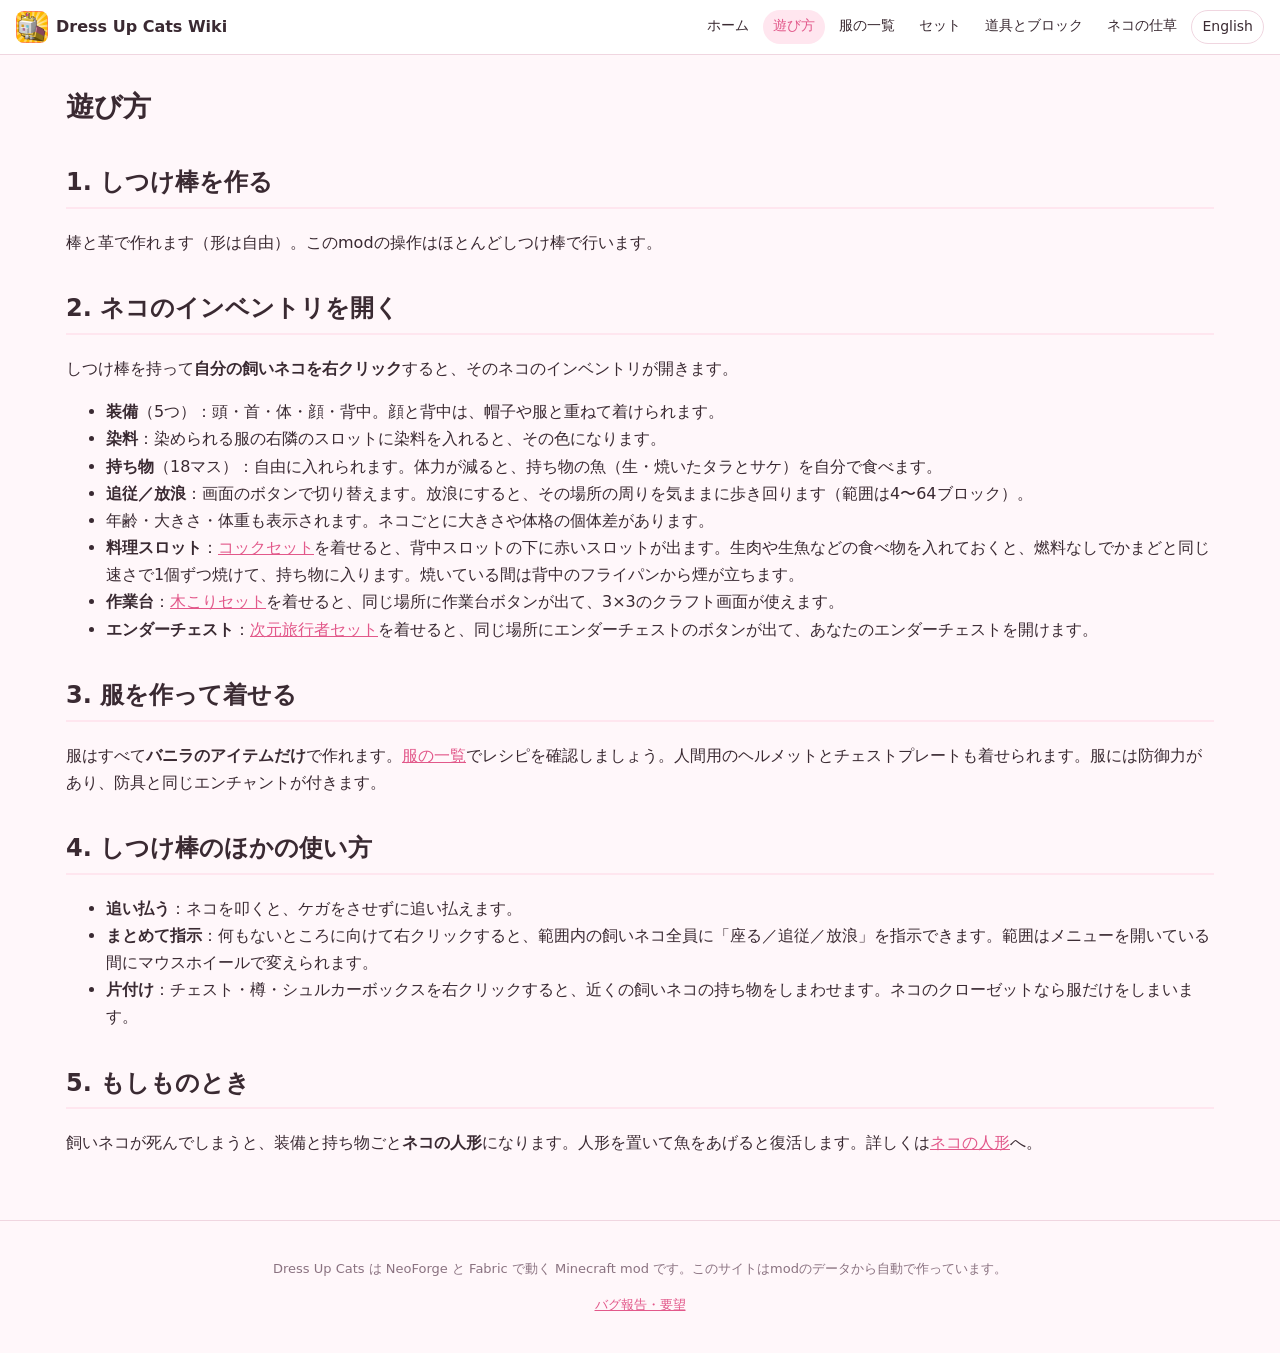
<file: ja/guide.html>
<!doctype html>
<html lang="ja"><head><meta charset="utf-8"><meta name="viewport" content="width=device-width,initial-scale=1">
<title>遊び方 – Dress Up Cats Wiki</title><link rel="icon" href="../img/logo.png"><link rel="stylesheet" href="../style.css"></head>
<body><header><a class="brand" href="index.html"><img src="../img/logo.png" alt="">Dress Up Cats Wiki</a>
<nav><a href="index.html">ホーム</a><a href="guide.html" class=on>遊び方</a><a href="outfits.html">服の一覧</a><a href="sets.html">セット</a><a href="items.html">道具とブロック</a><a href="cats.html">ネコの仕草</a><a class="lang" href="../en/guide.html">English</a></nav></header>
<main><h1>遊び方</h1>
<h2>1. しつけ棒を作る</h2>
<p>棒と革で作れます（形は自由）。このmodの操作はほとんどしつけ棒で行います。</p>
<h2>2. ネコのインベントリを開く</h2>
<p>しつけ棒を持って<b>自分の飼いネコを右クリック</b>すると、そのネコのインベントリが開きます。</p>
<ul>
<li><b>装備</b>（5つ）：頭・首・体・顔・背中。顔と背中は、帽子や服と重ねて着けられます。</li>
<li><b>染料</b>：染められる服の右隣のスロットに染料を入れると、その色になります。</li>
<li><b>持ち物</b>（18マス）：自由に入れられます。体力が減ると、持ち物の魚（生・焼いたタラとサケ）を自分で食べます。</li>
<li><b>追従／放浪</b>：画面のボタンで切り替えます。放浪にすると、その場所の周りを気ままに歩き回ります（範囲は4〜64ブロック）。</li>
<li>年齢・大きさ・体重も表示されます。ネコごとに大きさや体格の個体差があります。</li>
<li><b>料理スロット</b>：<a href="sets.html">コックセット</a>を着せると、背中スロットの下に赤いスロットが出ます。生肉や生魚などの食べ物を入れておくと、燃料なしでかまどと同じ速さで1個ずつ焼けて、持ち物に入ります。焼いている間は背中のフライパンから煙が立ちます。</li>
<li><b>作業台</b>：<a href="sets.html">木こりセット</a>を着せると、同じ場所に作業台ボタンが出て、3×3のクラフト画面が使えます。</li>
<li><b>エンダーチェスト</b>：<a href="sets.html">次元旅行者セット</a>を着せると、同じ場所にエンダーチェストのボタンが出て、あなたのエンダーチェストを開けます。</li>
</ul>
<h2>3. 服を作って着せる</h2>
<p>服はすべて<b>バニラのアイテムだけ</b>で作れます。<a href="outfits.html">服の一覧</a>でレシピを確認しましょう。人間用のヘルメットとチェストプレートも着せられます。服には防御力があり、防具と同じエンチャントが付きます。</p>
<h2>4. しつけ棒のほかの使い方</h2>
<ul>
<li><b>追い払う</b>：ネコを叩くと、ケガをさせずに追い払えます。</li>
<li><b>まとめて指示</b>：何もないところに向けて右クリックすると、範囲内の飼いネコ全員に「座る／追従／放浪」を指示できます。範囲はメニューを開いている間にマウスホイールで変えられます。</li>
<li><b>片付け</b>：チェスト・樽・シュルカーボックスを右クリックすると、近くの飼いネコの持ち物をしまわせます。ネコのクローゼットなら服だけをしまいます。</li>
</ul>
<h2>5. もしものとき</h2>
<p>飼いネコが死んでしまうと、装備と持ち物ごと<b>ネコの人形</b>になります。人形を置いて魚をあげると復活します。詳しくは<a href="items.html#cat_doll">ネコの人形</a>へ。</p>
</main>
<footer><p>Dress Up Cats は NeoForge と Fabric で動く Minecraft mod です。このサイトはmodのデータから自動で作っています。</p><p><a href="https://github.com/n1001c/DressUpCats-wiki/issues">バグ報告・要望</a></p></footer>
<script src="../site.js"></script></body></html>
</file>
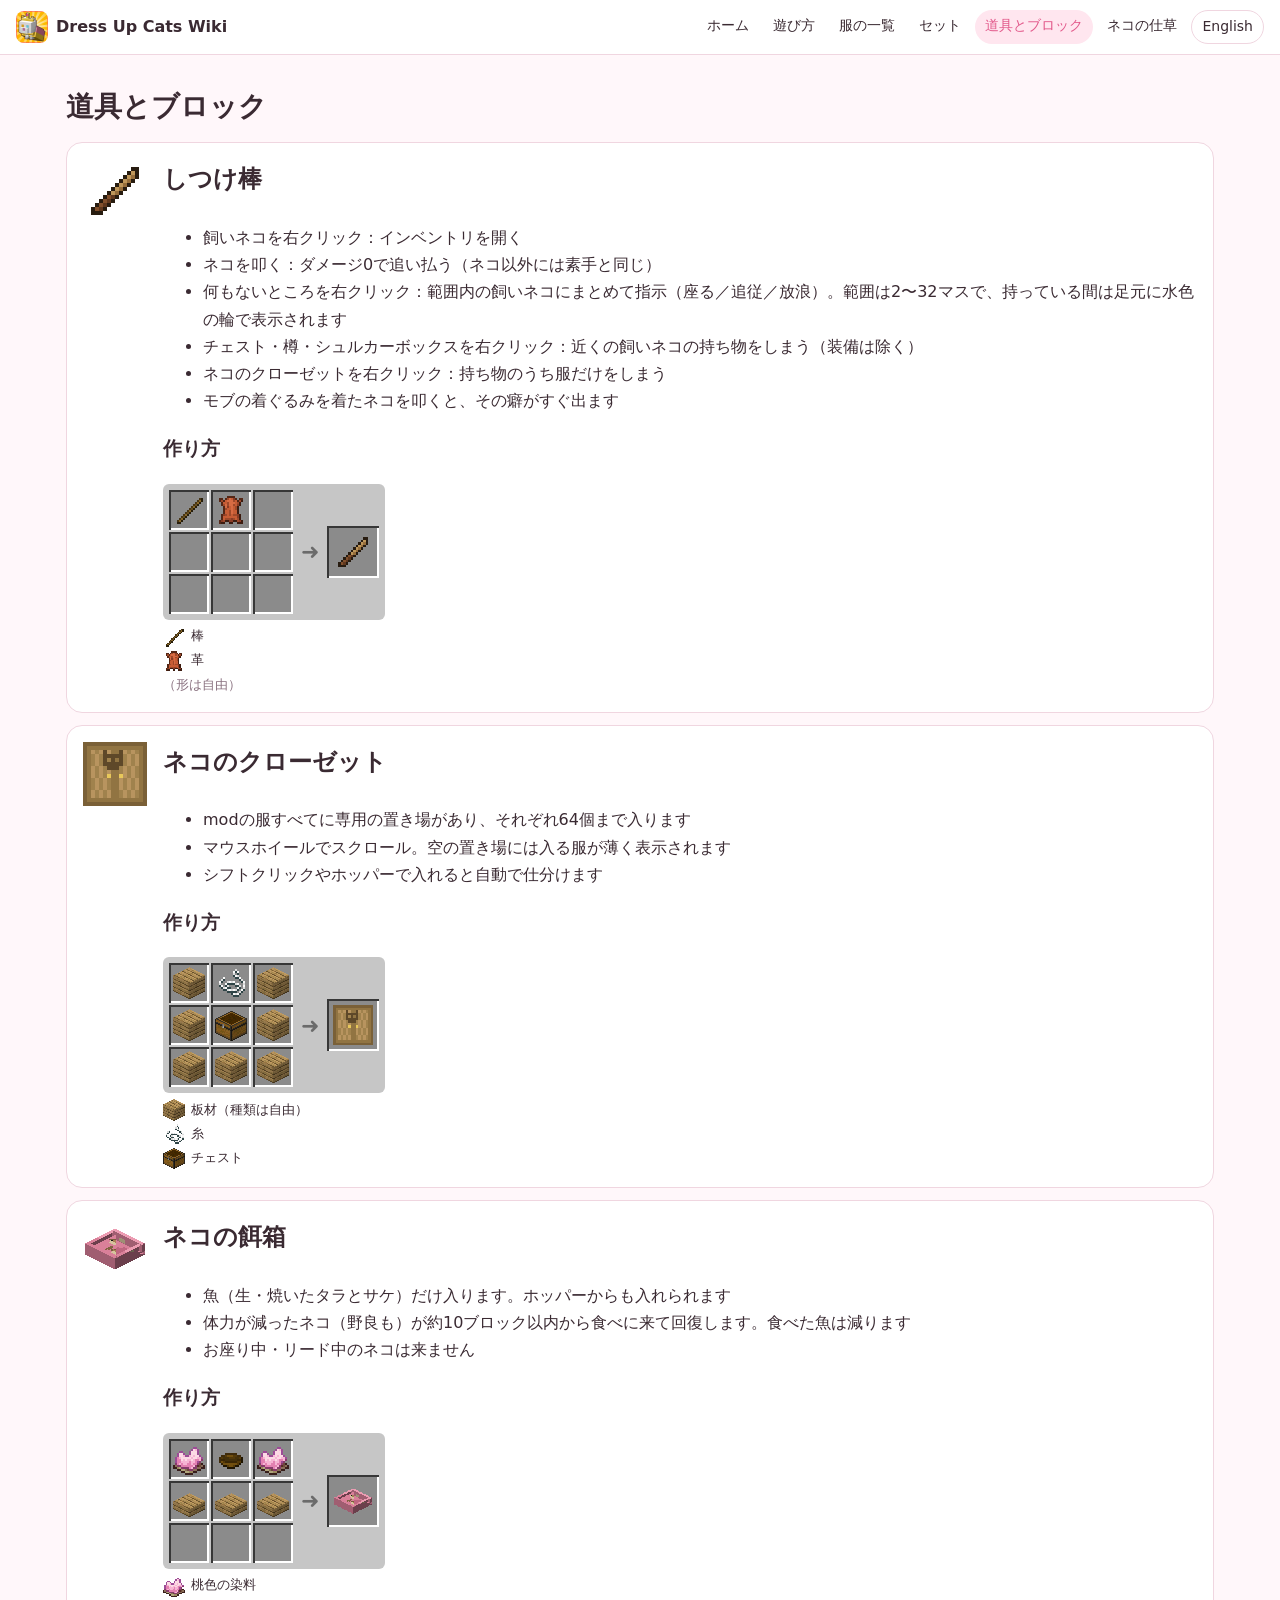
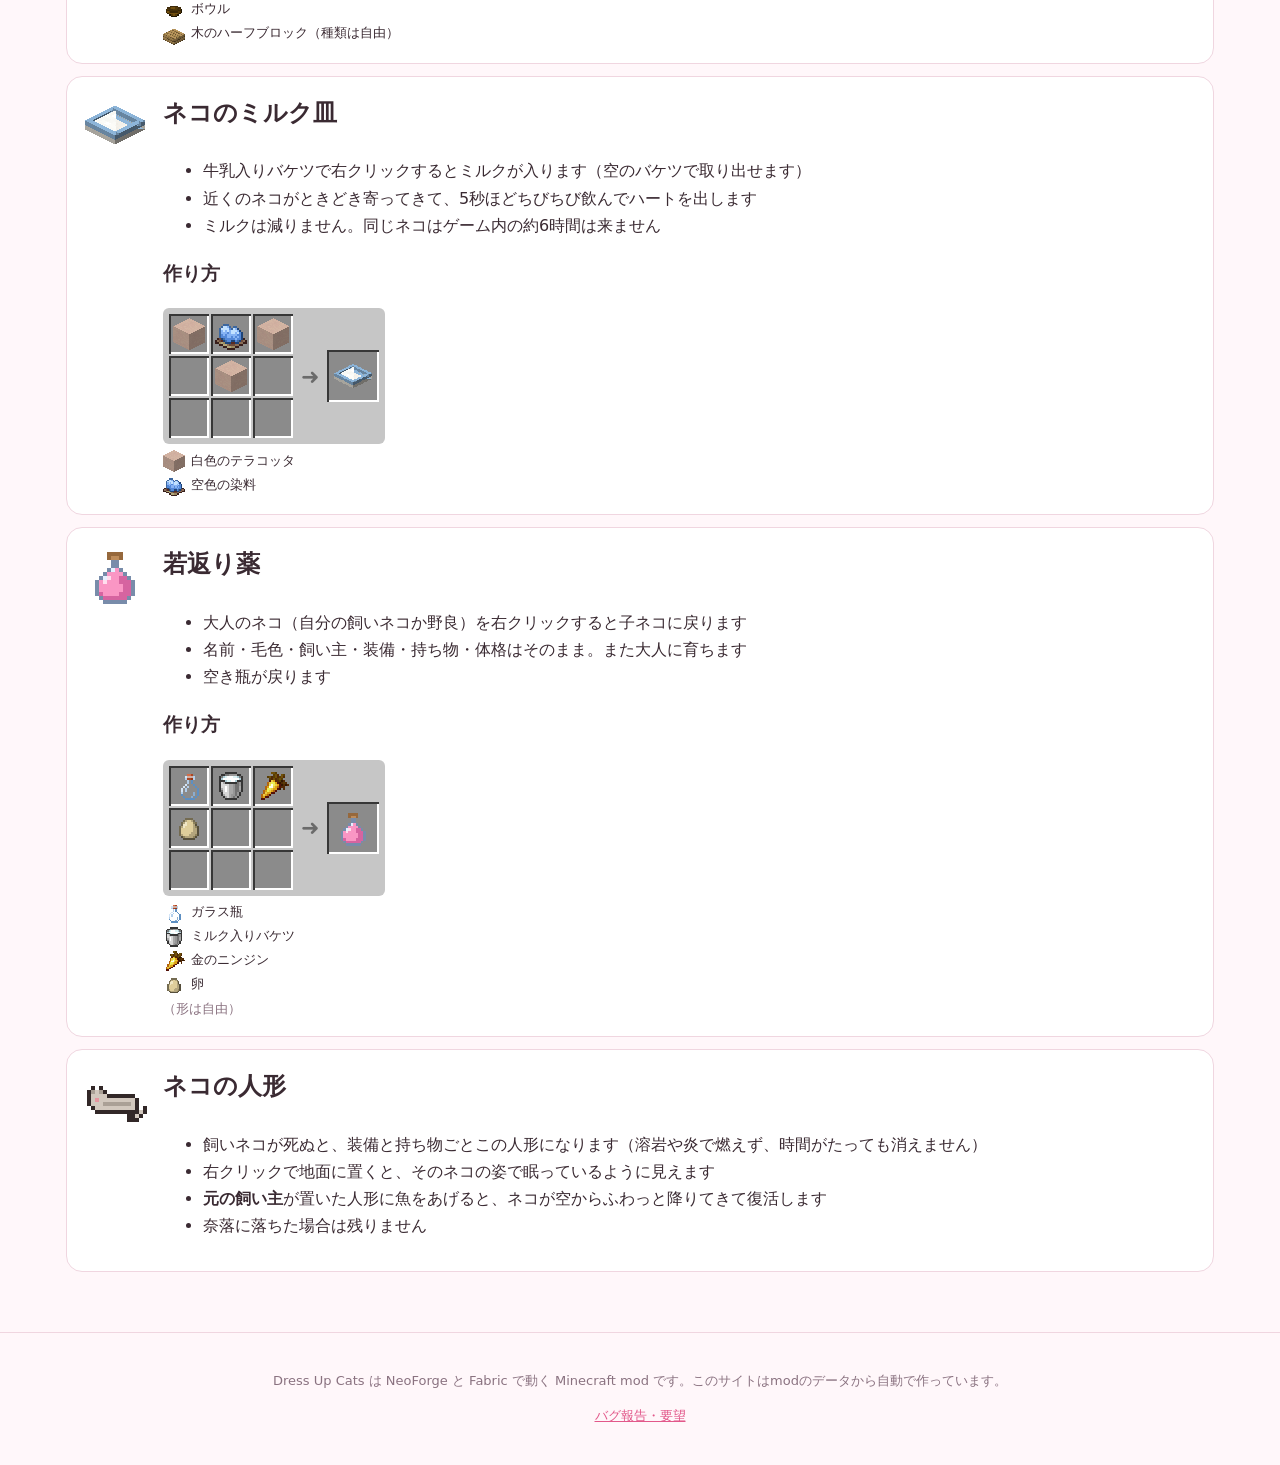
<file: ja/items.html>
<!doctype html>
<html lang="ja"><head><meta charset="utf-8"><meta name="viewport" content="width=device-width,initial-scale=1">
<title>道具とブロック – Dress Up Cats Wiki</title><link rel="icon" href="../img/logo.png"><link rel="stylesheet" href="../style.css"></head>
<body><header><a class="brand" href="index.html"><img src="../img/logo.png" alt="">Dress Up Cats Wiki</a>
<nav><a href="index.html">ホーム</a><a href="guide.html">遊び方</a><a href="outfits.html">服の一覧</a><a href="sets.html">セット</a><a href="items.html" class=on>道具とブロック</a><a href="cats.html">ネコの仕草</a><a class="lang" href="../en/items.html">English</a></nav></header>
<main><h1>道具とブロック</h1><section class="tool" id="training_stick"><img class="icon big" src="../img/icon/training_stick.png" alt="">
<div><h2>しつけ棒</h2><ul><li>飼いネコを右クリック：インベントリを開く</li><li>ネコを叩く：ダメージ0で追い払う（ネコ以外には素手と同じ）</li><li>何もないところを右クリック：範囲内の飼いネコにまとめて指示（座る／追従／放浪）。範囲は2〜32マスで、持っている間は足元に水色の輪で表示されます</li><li>チェスト・樽・シュルカーボックスを右クリック：近くの飼いネコの持ち物をしまう（装備は除く）</li><li>ネコのクローゼットを右クリック：持ち物のうち服だけをしまう</li><li>モブの着ぐるみを着たネコを叩くと、その癖がすぐ出ます</li></ul><h3>作り方</h3><div class="recipe"><div class="craft"><div class="grid"><span><img src="../img/mc/minecraft_stick.png" alt="棒" title="棒"></span><span><img src="../img/mc/minecraft_leather.png" alt="革" title="革"></span><span></span><span></span><span></span><span></span><span></span><span></span><span></span></div><span class="arrow">➜</span><span class="result"><img class="icon" src="../img/icon/training_stick.png" alt=""></span></div><ul class="legend"><li><img src="../img/mc/minecraft_stick.png" alt="棒" title="棒">棒</li><li><img src="../img/mc/minecraft_leather.png" alt="革" title="革">革</li></ul><p class="hint">（形は自由）</p></div></div></section><section class="tool" id="cat_closet"><img class="icon big" src="../img/icon/cat_closet.png" alt="">
<div><h2>ネコのクローゼット</h2><ul><li>modの服すべてに専用の置き場があり、それぞれ64個まで入ります</li><li>マウスホイールでスクロール。空の置き場には入る服が薄く表示されます</li><li>シフトクリックやホッパーで入れると自動で仕分けます</li></ul><h3>作り方</h3><div class="recipe"><div class="craft"><div class="grid"><span><img src="../img/mc/tag_minecraft_planks.png" alt="板材（種類は自由）" title="板材（種類は自由）"></span><span><img src="../img/mc/minecraft_string.png" alt="糸" title="糸"></span><span><img src="../img/mc/tag_minecraft_planks.png" alt="板材（種類は自由）" title="板材（種類は自由）"></span><span><img src="../img/mc/tag_minecraft_planks.png" alt="板材（種類は自由）" title="板材（種類は自由）"></span><span><img src="../img/mc/minecraft_chest.png" alt="チェスト" title="チェスト"></span><span><img src="../img/mc/tag_minecraft_planks.png" alt="板材（種類は自由）" title="板材（種類は自由）"></span><span><img src="../img/mc/tag_minecraft_planks.png" alt="板材（種類は自由）" title="板材（種類は自由）"></span><span><img src="../img/mc/tag_minecraft_planks.png" alt="板材（種類は自由）" title="板材（種類は自由）"></span><span><img src="../img/mc/tag_minecraft_planks.png" alt="板材（種類は自由）" title="板材（種類は自由）"></span></div><span class="arrow">➜</span><span class="result"><img class="icon" src="../img/icon/cat_closet.png" alt=""></span></div><ul class="legend"><li><img src="../img/mc/tag_minecraft_planks.png" alt="板材（種類は自由）" title="板材（種類は自由）">板材（種類は自由）</li><li><img src="../img/mc/minecraft_string.png" alt="糸" title="糸">糸</li><li><img src="../img/mc/minecraft_chest.png" alt="チェスト" title="チェスト">チェスト</li></ul></div></div></section><section class="tool" id="cat_food_bowl"><img class="icon big" src="../img/icon/cat_food_bowl.png" alt="">
<div><h2>ネコの餌箱</h2><ul><li>魚（生・焼いたタラとサケ）だけ入ります。ホッパーからも入れられます</li><li>体力が減ったネコ（野良も）が約10ブロック以内から食べに来て回復します。食べた魚は減ります</li><li>お座り中・リード中のネコは来ません</li></ul><h3>作り方</h3><div class="recipe"><div class="craft"><div class="grid"><span><img src="../img/mc/minecraft_pink_dye.png" alt="桃色の染料" title="桃色の染料"></span><span><img src="../img/mc/minecraft_bowl.png" alt="ボウル" title="ボウル"></span><span><img src="../img/mc/minecraft_pink_dye.png" alt="桃色の染料" title="桃色の染料"></span><span><img src="../img/mc/tag_minecraft_wooden_slabs.png" alt="木のハーフブロック（種類は自由）" title="木のハーフブロック（種類は自由）"></span><span><img src="../img/mc/tag_minecraft_wooden_slabs.png" alt="木のハーフブロック（種類は自由）" title="木のハーフブロック（種類は自由）"></span><span><img src="../img/mc/tag_minecraft_wooden_slabs.png" alt="木のハーフブロック（種類は自由）" title="木のハーフブロック（種類は自由）"></span><span></span><span></span><span></span></div><span class="arrow">➜</span><span class="result"><img class="icon" src="../img/icon/cat_food_bowl.png" alt=""></span></div><ul class="legend"><li><img src="../img/mc/minecraft_pink_dye.png" alt="桃色の染料" title="桃色の染料">桃色の染料</li><li><img src="../img/mc/minecraft_bowl.png" alt="ボウル" title="ボウル">ボウル</li><li><img src="../img/mc/tag_minecraft_wooden_slabs.png" alt="木のハーフブロック（種類は自由）" title="木のハーフブロック（種類は自由）">木のハーフブロック（種類は自由）</li></ul></div></div></section><section class="tool" id="cat_milk_dish"><img class="icon big" src="../img/icon/cat_milk_dish.png" alt="">
<div><h2>ネコのミルク皿</h2><ul><li>牛乳入りバケツで右クリックするとミルクが入ります（空のバケツで取り出せます）</li><li>近くのネコがときどき寄ってきて、5秒ほどちびちび飲んでハートを出します</li><li>ミルクは減りません。同じネコはゲーム内の約6時間は来ません</li></ul><h3>作り方</h3><div class="recipe"><div class="craft"><div class="grid"><span><img src="../img/mc/minecraft_white_terracotta.png" alt="白色のテラコッタ" title="白色のテラコッタ"></span><span><img src="../img/mc/minecraft_light_blue_dye.png" alt="空色の染料" title="空色の染料"></span><span><img src="../img/mc/minecraft_white_terracotta.png" alt="白色のテラコッタ" title="白色のテラコッタ"></span><span></span><span><img src="../img/mc/minecraft_white_terracotta.png" alt="白色のテラコッタ" title="白色のテラコッタ"></span><span></span><span></span><span></span><span></span></div><span class="arrow">➜</span><span class="result"><img class="icon" src="../img/icon/cat_milk_dish.png" alt=""></span></div><ul class="legend"><li><img src="../img/mc/minecraft_white_terracotta.png" alt="白色のテラコッタ" title="白色のテラコッタ">白色のテラコッタ</li><li><img src="../img/mc/minecraft_light_blue_dye.png" alt="空色の染料" title="空色の染料">空色の染料</li></ul></div></div></section><section class="tool" id="cat_youth_potion"><img class="icon big" src="../img/icon/cat_youth_potion.png" alt="">
<div><h2>若返り薬</h2><ul><li>大人のネコ（自分の飼いネコか野良）を右クリックすると子ネコに戻ります</li><li>名前・毛色・飼い主・装備・持ち物・体格はそのまま。また大人に育ちます</li><li>空き瓶が戻ります</li></ul><h3>作り方</h3><div class="recipe"><div class="craft"><div class="grid"><span><img src="../img/mc/minecraft_glass_bottle.png" alt="ガラス瓶" title="ガラス瓶"></span><span><img src="../img/mc/minecraft_milk_bucket.png" alt="ミルク入りバケツ" title="ミルク入りバケツ"></span><span><img src="../img/mc/minecraft_golden_carrot.png" alt="金のニンジン" title="金のニンジン"></span><span><img src="../img/mc/minecraft_egg.png" alt="卵" title="卵"></span><span></span><span></span><span></span><span></span><span></span></div><span class="arrow">➜</span><span class="result"><img class="icon" src="../img/icon/cat_youth_potion.png" alt=""></span></div><ul class="legend"><li><img src="../img/mc/minecraft_glass_bottle.png" alt="ガラス瓶" title="ガラス瓶">ガラス瓶</li><li><img src="../img/mc/minecraft_milk_bucket.png" alt="ミルク入りバケツ" title="ミルク入りバケツ">ミルク入りバケツ</li><li><img src="../img/mc/minecraft_golden_carrot.png" alt="金のニンジン" title="金のニンジン">金のニンジン</li><li><img src="../img/mc/minecraft_egg.png" alt="卵" title="卵">卵</li></ul><p class="hint">（形は自由）</p></div></div></section><section class="tool" id="cat_doll"><img class="icon big" src="../img/icon/cat_doll.png" alt="">
<div><h2>ネコの人形</h2><ul><li>飼いネコが死ぬと、装備と持ち物ごとこの人形になります（溶岩や炎で燃えず、時間がたっても消えません）</li><li>右クリックで地面に置くと、そのネコの姿で眠っているように見えます</li><li><b>元の飼い主</b>が置いた人形に魚をあげると、ネコが空からふわっと降りてきて復活します</li><li>奈落に落ちた場合は残りません</li></ul></div></section></main>
<footer><p>Dress Up Cats は NeoForge と Fabric で動く Minecraft mod です。このサイトはmodのデータから自動で作っています。</p><p><a href="https://github.com/n1001c/DressUpCats-wiki/issues">バグ報告・要望</a></p></footer>
<script src="../site.js"></script></body></html>
</file>
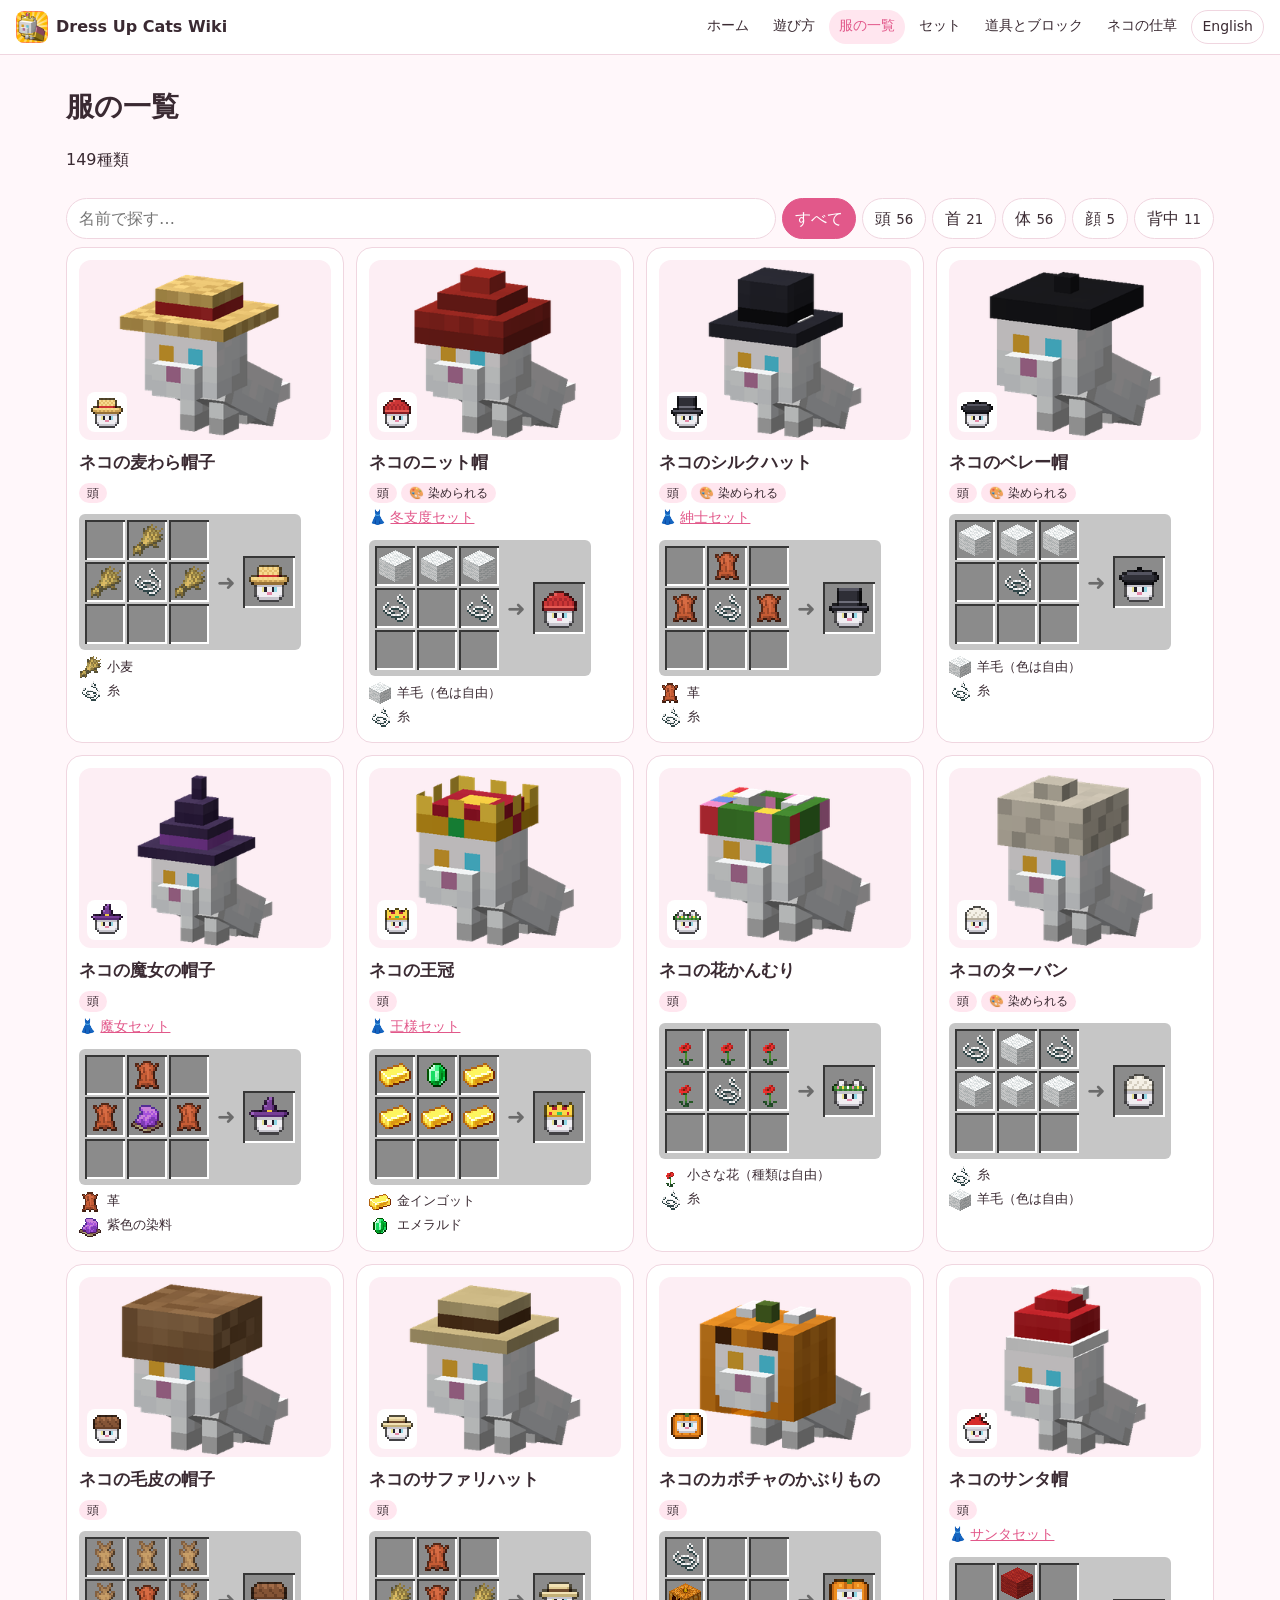
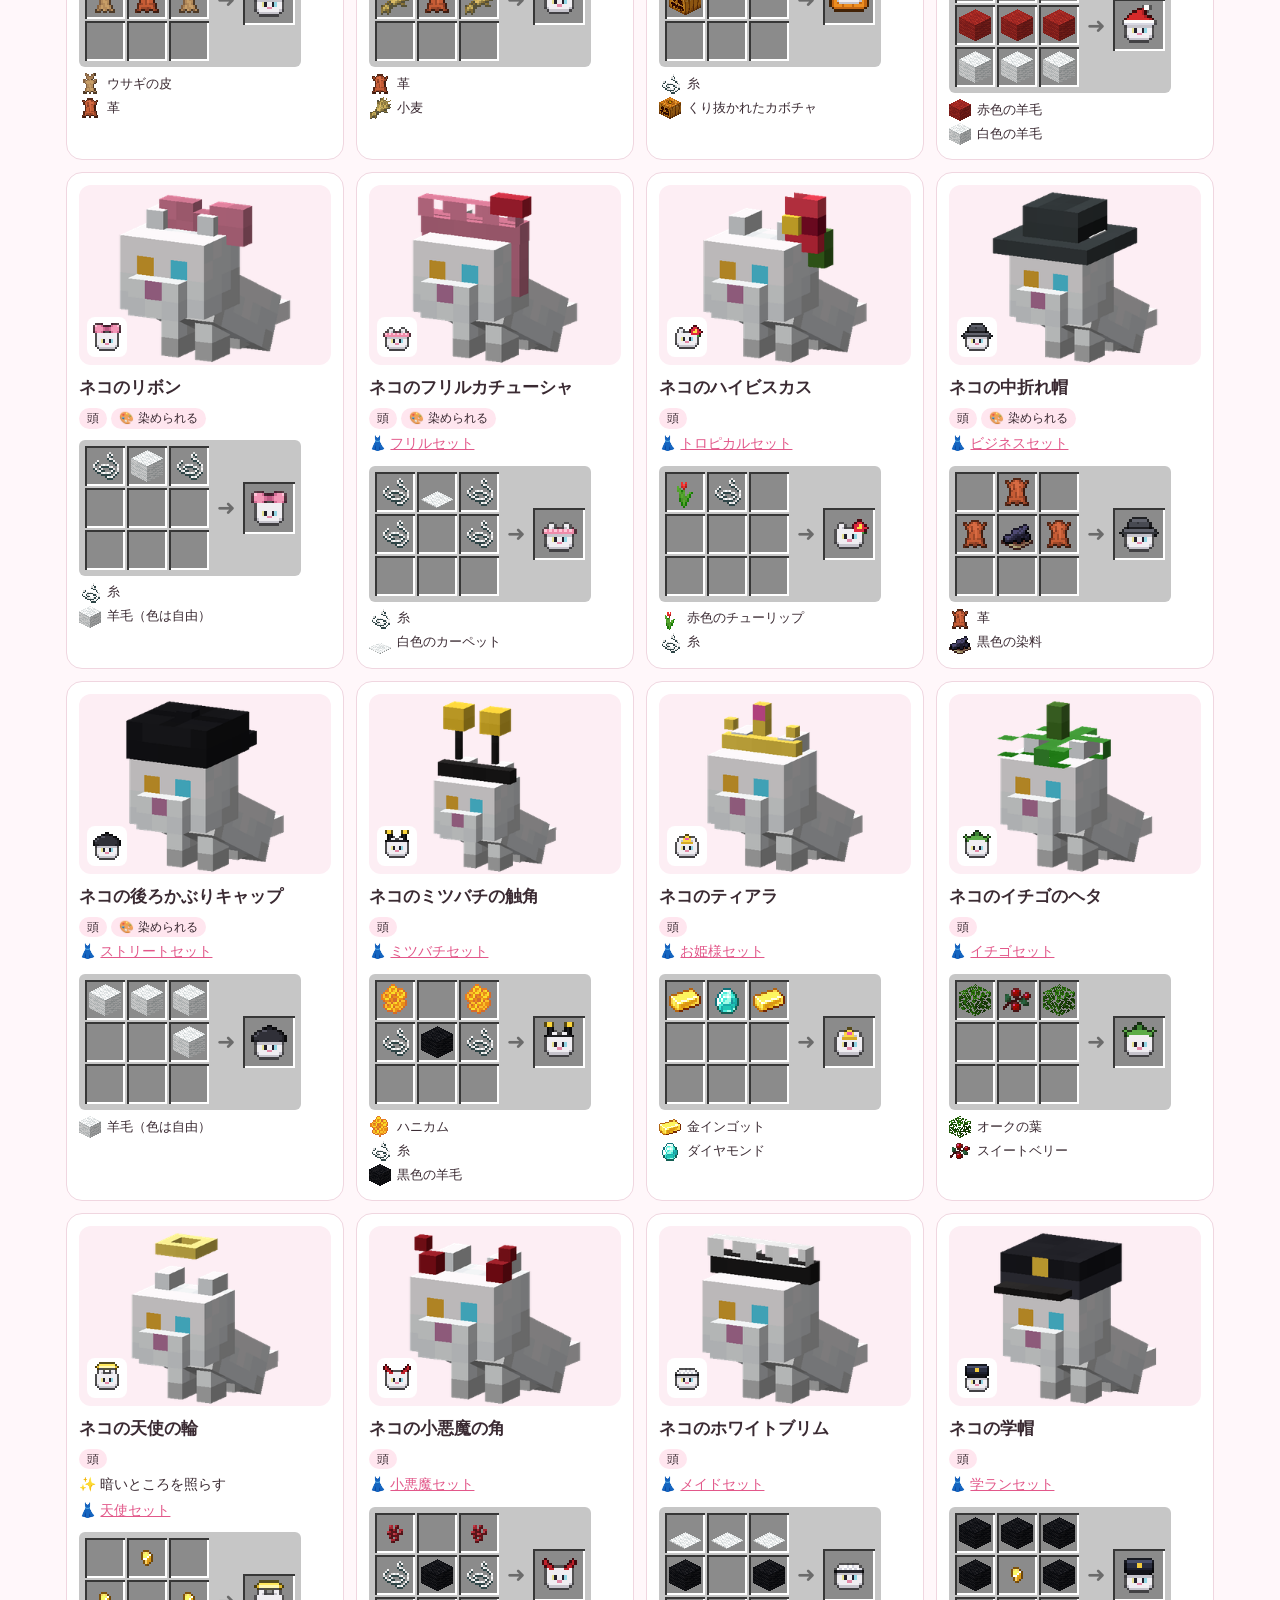
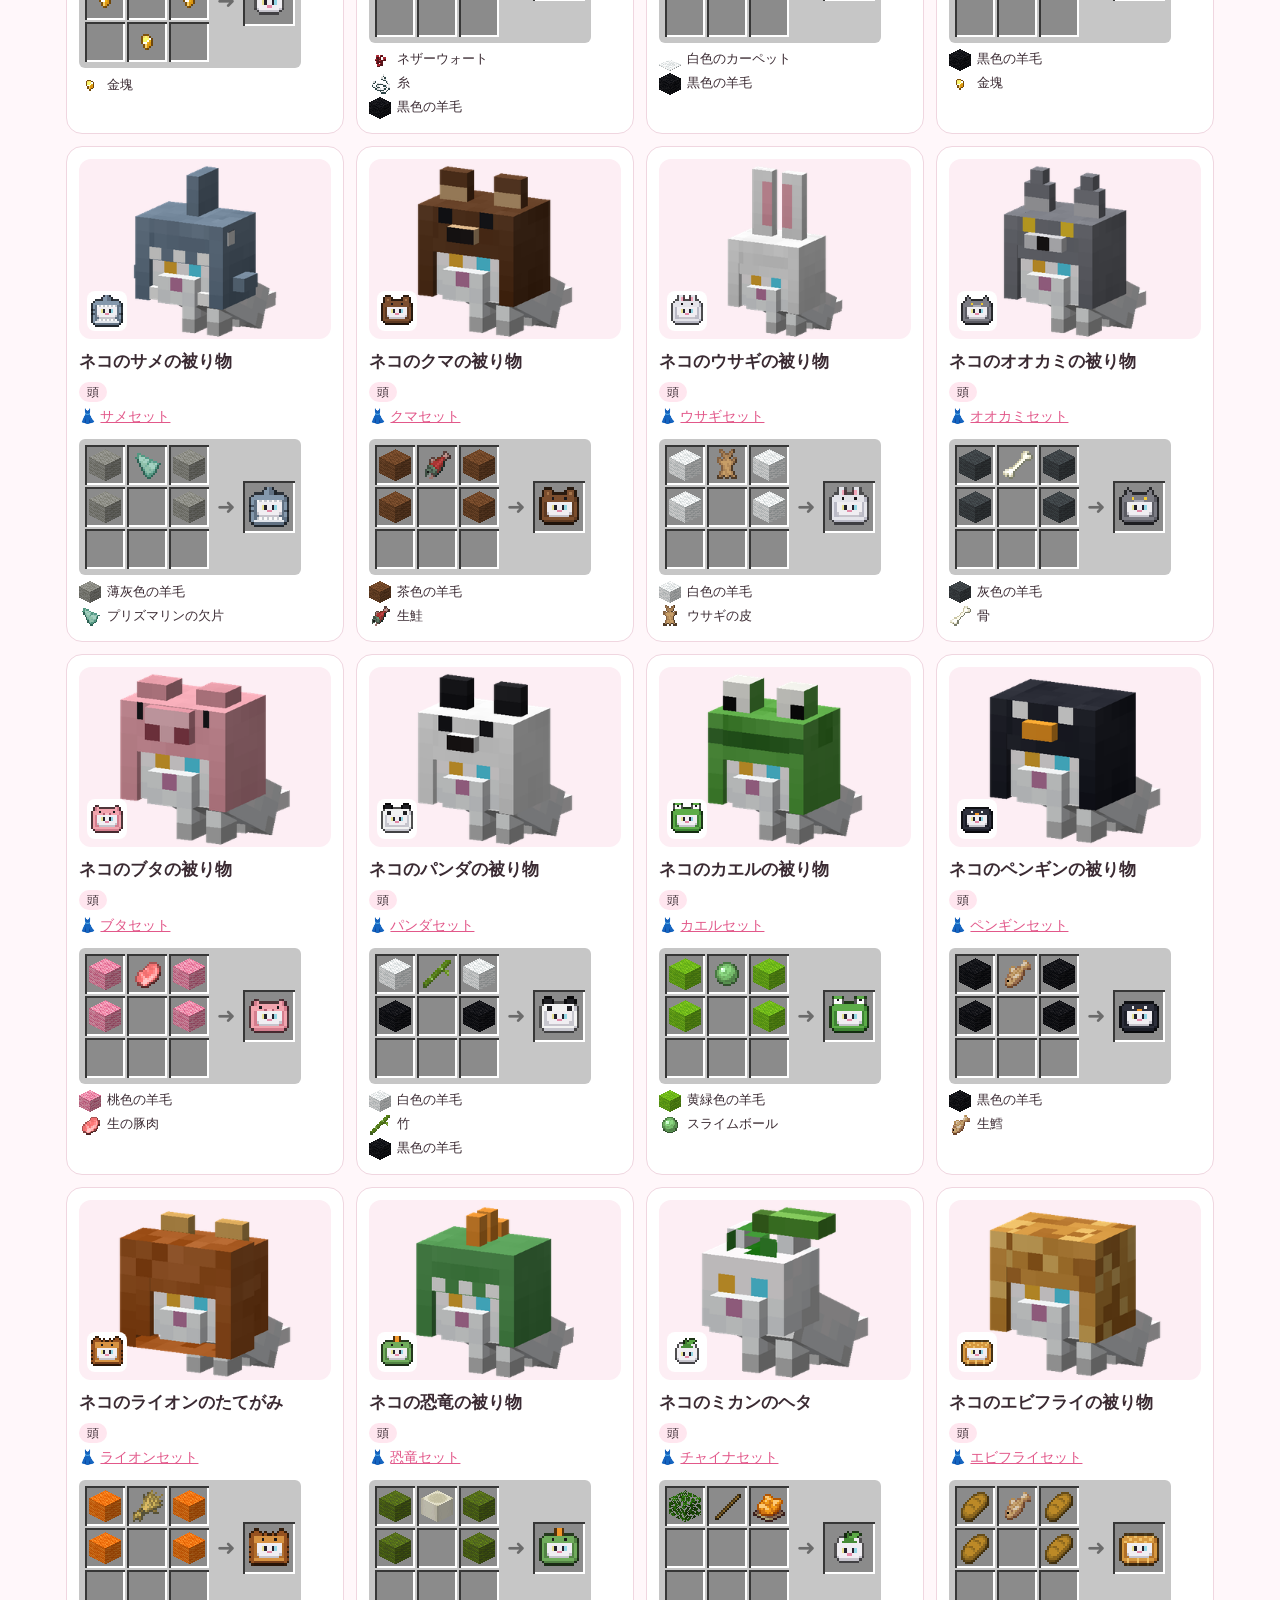
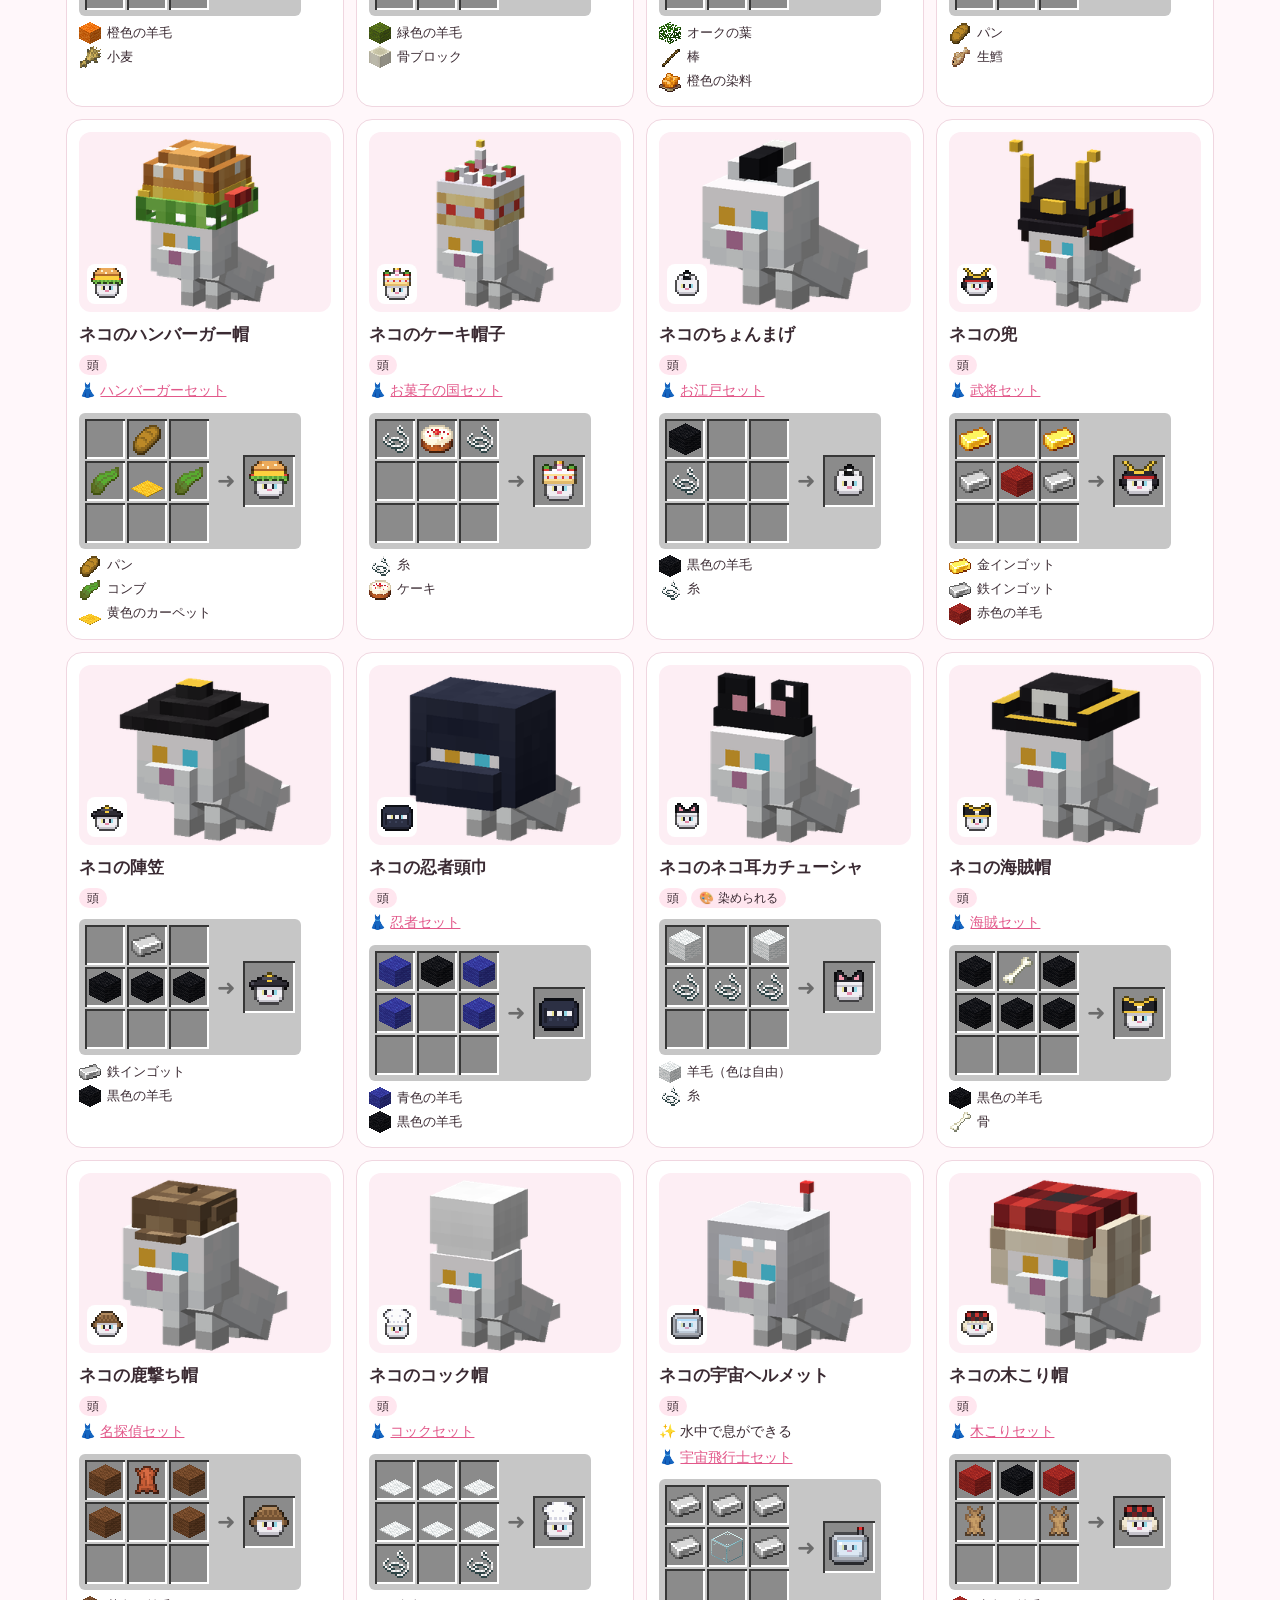
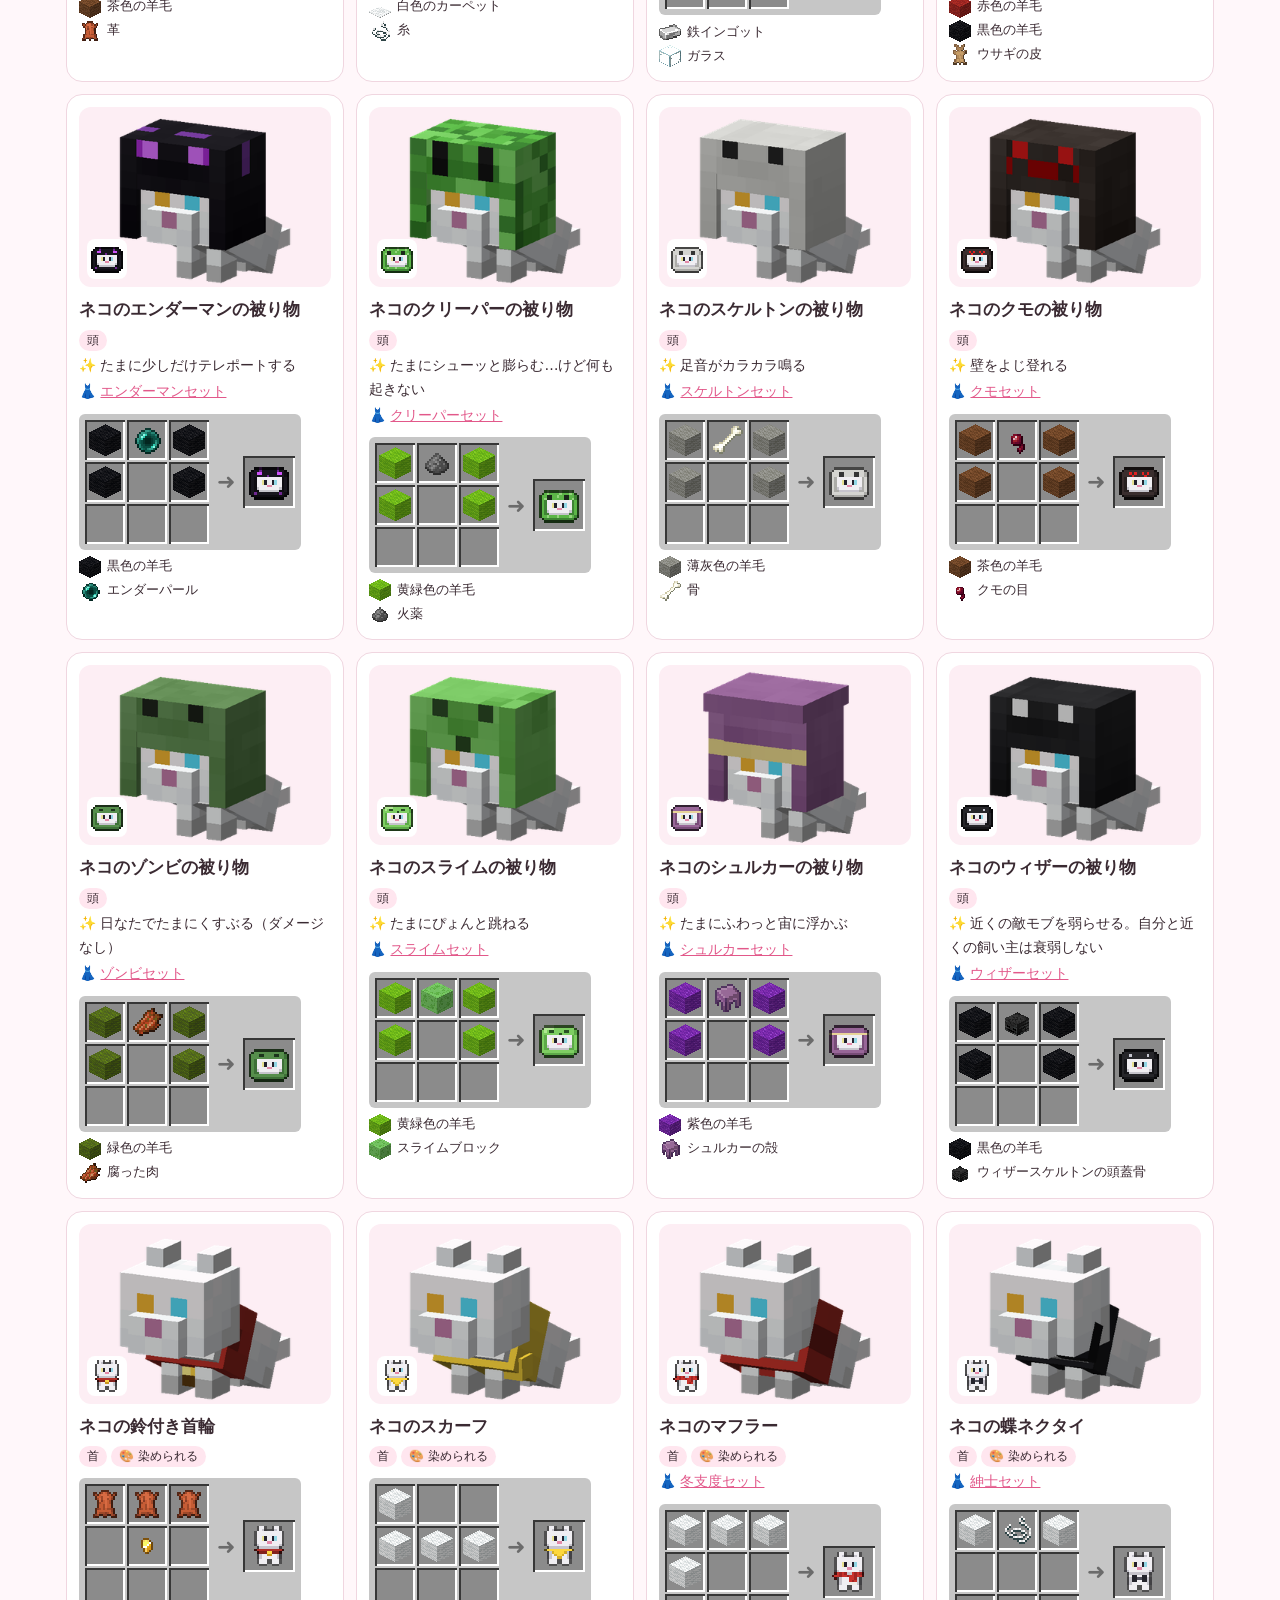
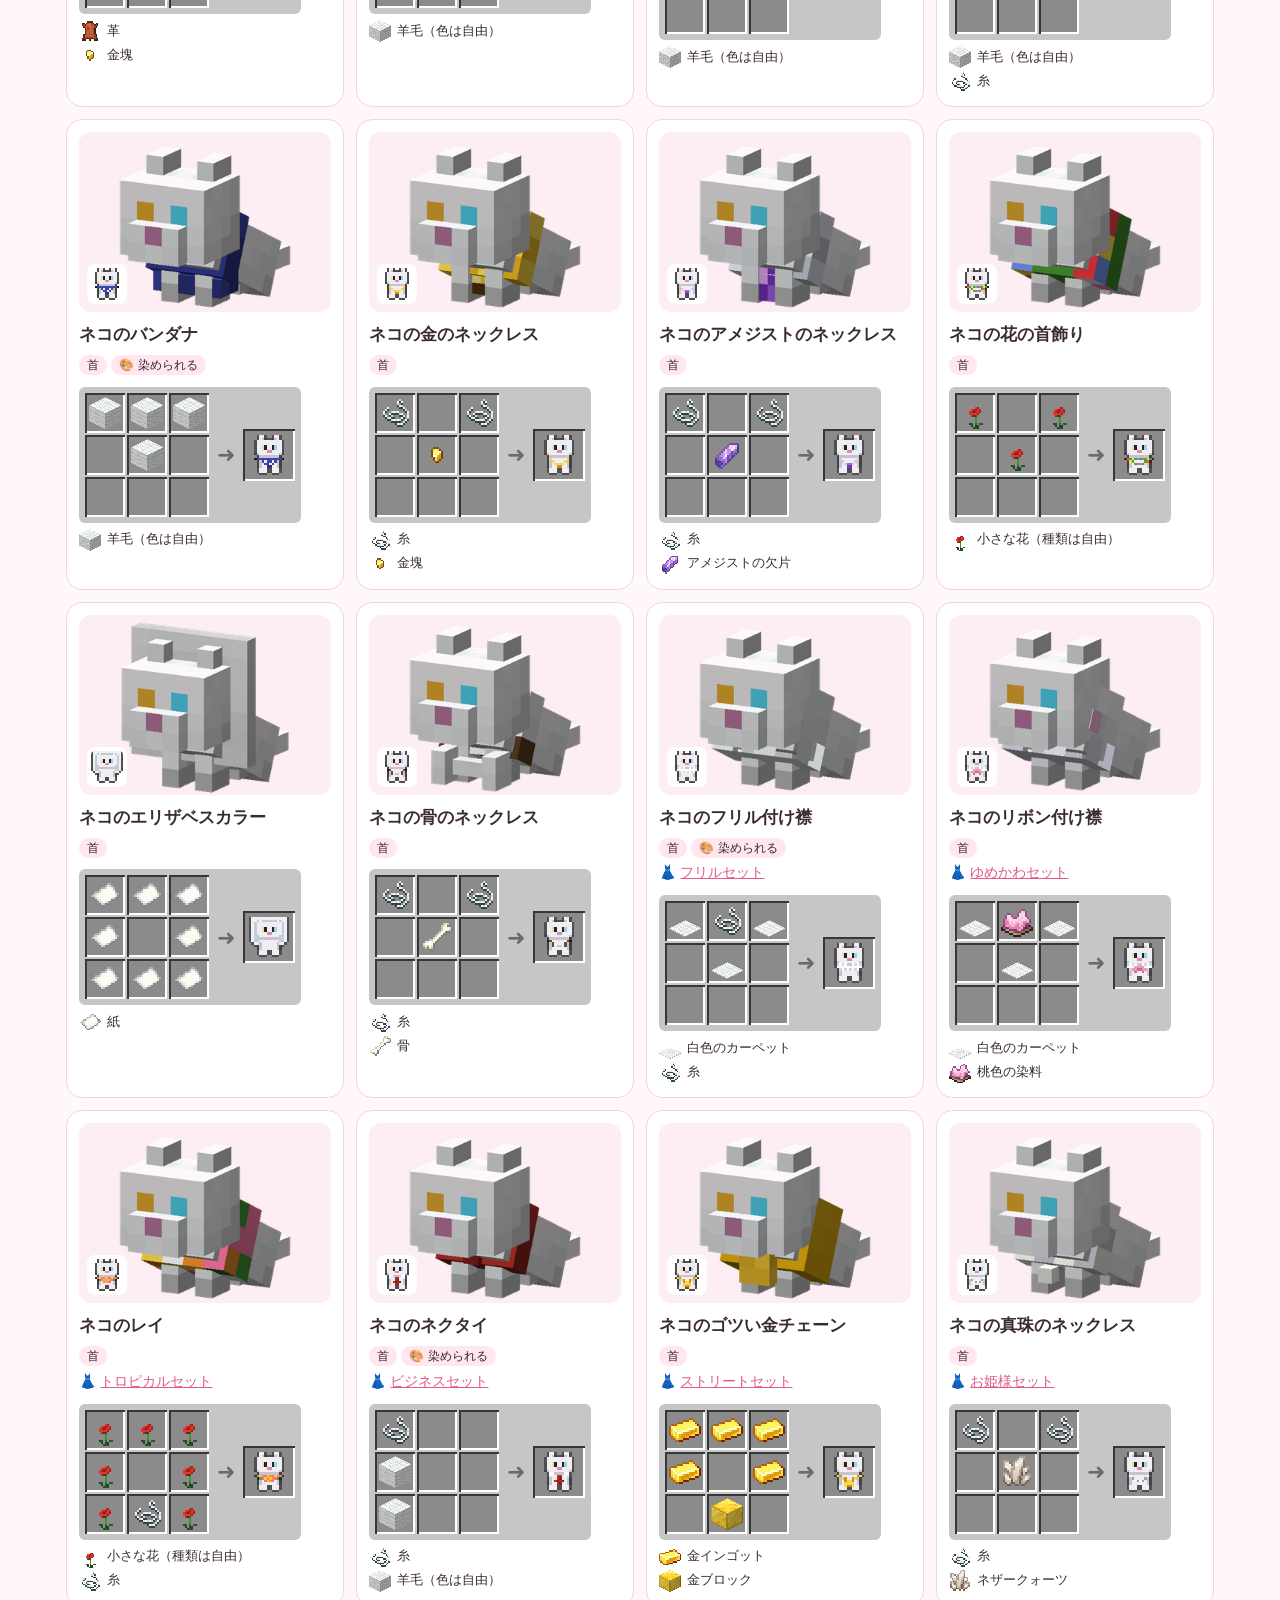
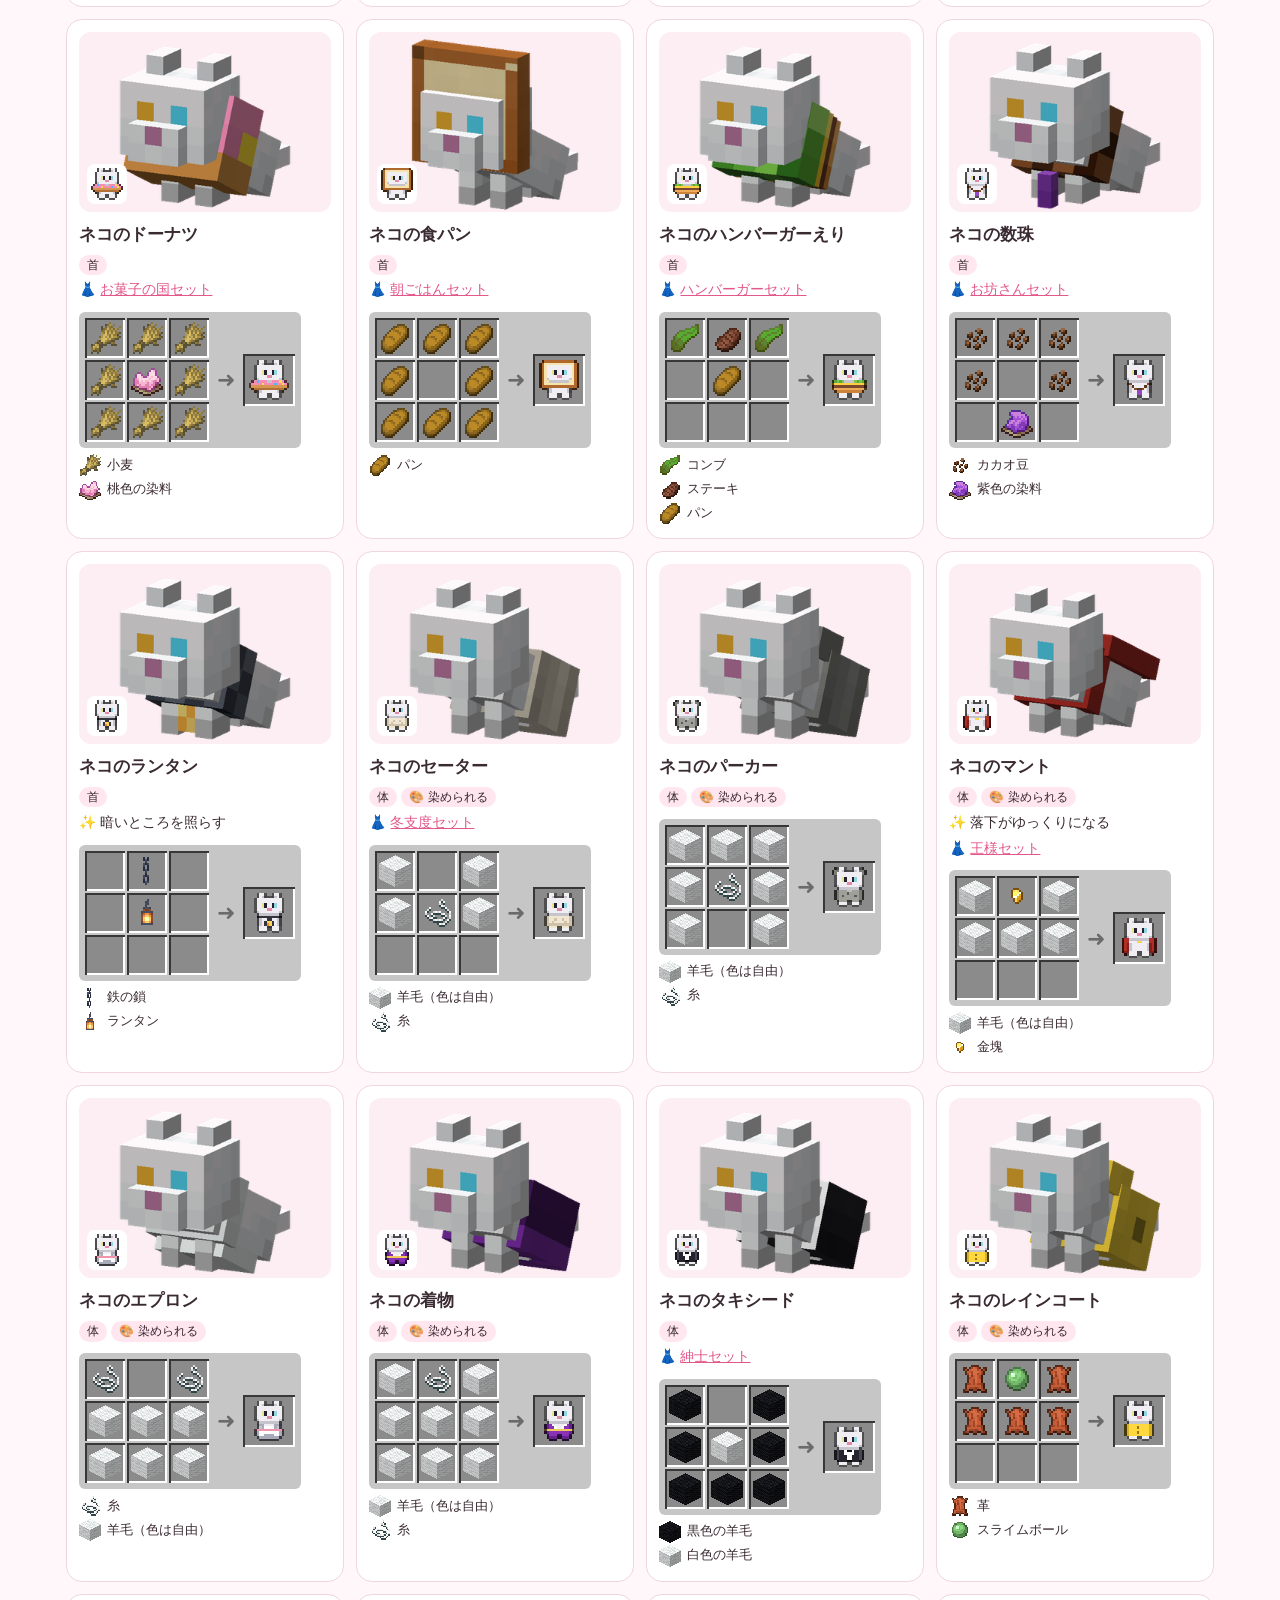
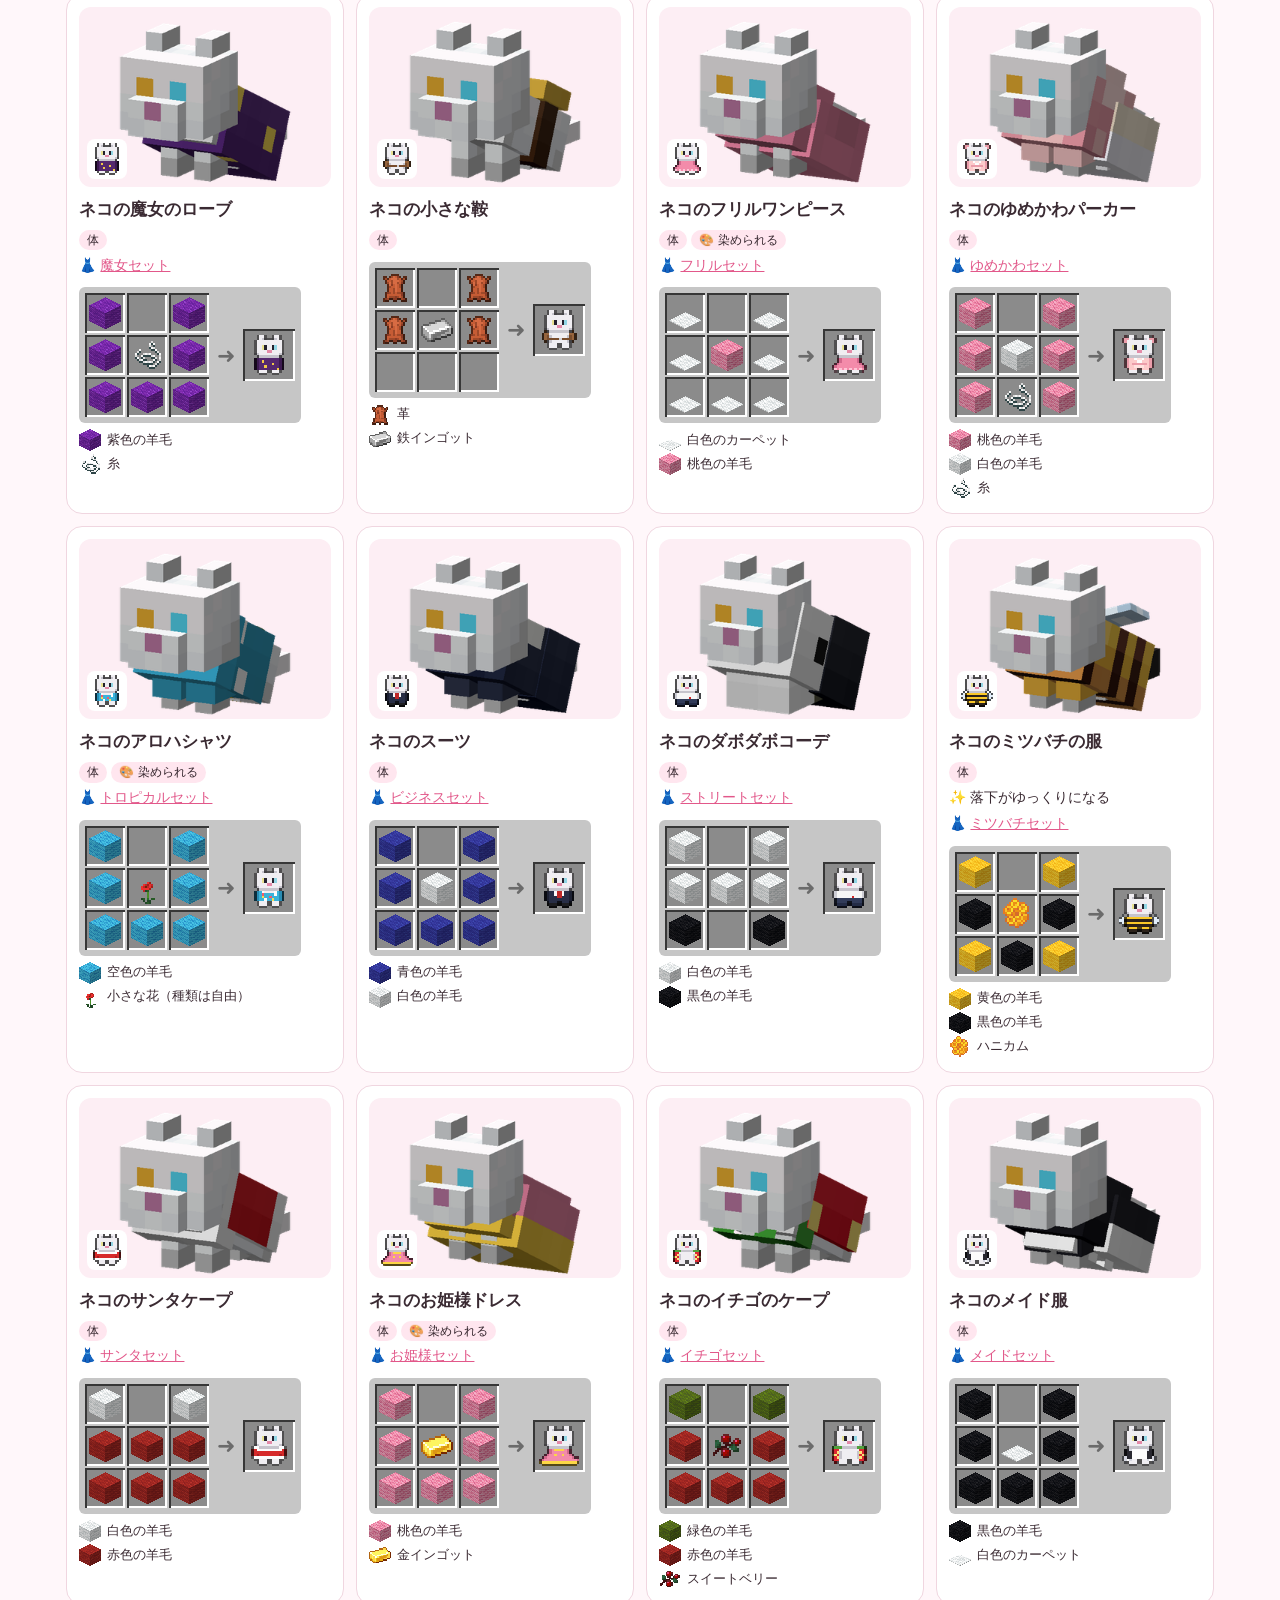
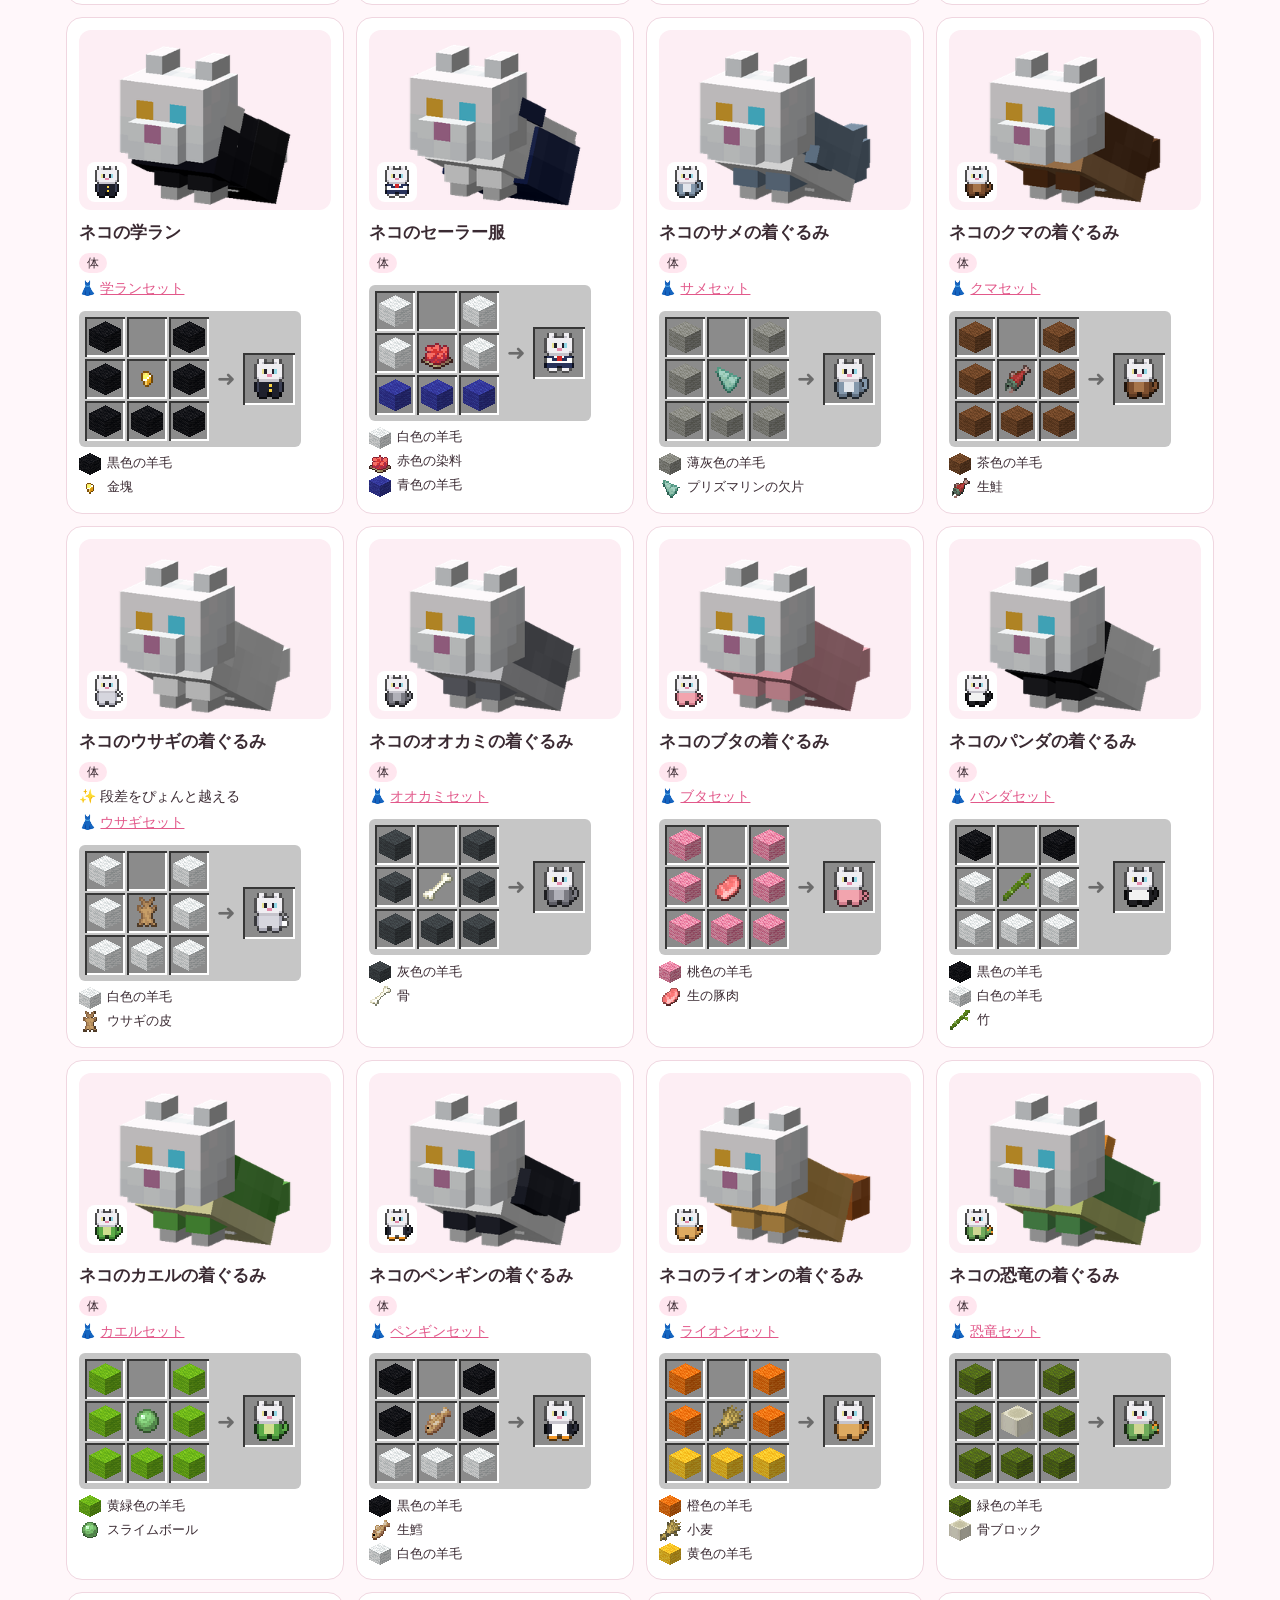
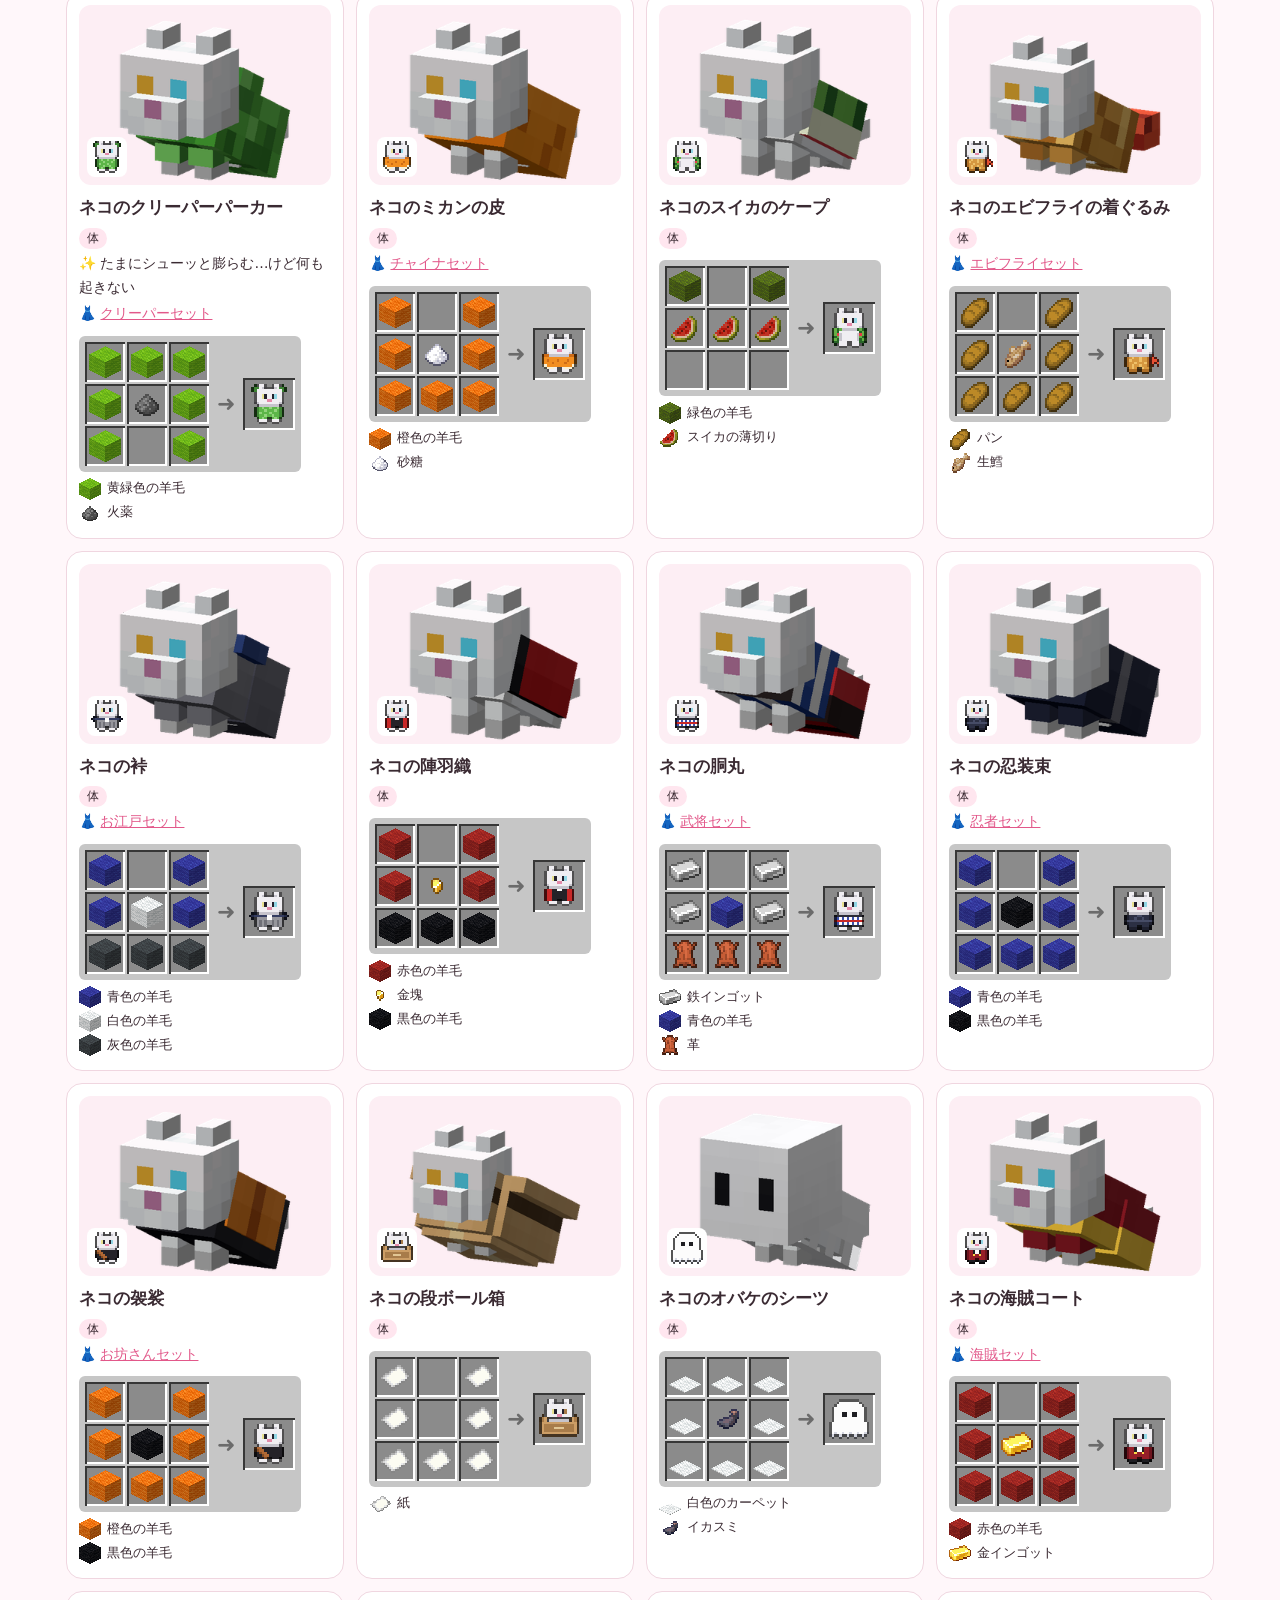
<file: ja/outfits.html>
<!doctype html>
<html lang="ja"><head><meta charset="utf-8"><meta name="viewport" content="width=device-width,initial-scale=1">
<title>服の一覧 – Dress Up Cats Wiki</title><link rel="icon" href="../img/logo.png"><link rel="stylesheet" href="../style.css"></head>
<body><header><a class="brand" href="index.html"><img src="../img/logo.png" alt="">Dress Up Cats Wiki</a>
<nav><a href="index.html">ホーム</a><a href="guide.html">遊び方</a><a href="outfits.html" class=on>服の一覧</a><a href="sets.html">セット</a><a href="items.html">道具とブロック</a><a href="cats.html">ネコの仕草</a><a class="lang" href="../en/outfits.html">English</a></nav></header>
<main><h1>服の一覧</h1><p>149種類</p>
<div class="filters"><input type="search" id="q" placeholder="名前で探す…"><button data-slot="all" class="on">すべて</button><button data-slot="head">頭 <small>56</small></button><button data-slot="neck">首 <small>21</small></button><button data-slot="body">体 <small>56</small></button><button data-slot="face">顔 <small>5</small></button><button data-slot="back">背中 <small>11</small></button></div>
<div class="cards"><article class="card" id="straw_hat" data-slot="head" data-search="straw_hat ネコの麦わら帽子 cat straw hat">
<div class="pics"><img class="worn" src="../img/worn/straw_hat.png" alt="" loading="lazy"><img class="icon" src="../img/icon/straw_hat.png" alt=""></div>
<h3>ネコの麦わら帽子</h3><p class="tags"><span class="tag slot-head">頭</span></p><div class="recipe"><div class="craft"><div class="grid"><span></span><span><img src="../img/mc/minecraft_wheat.png" alt="小麦" title="小麦"></span><span></span><span><img src="../img/mc/minecraft_wheat.png" alt="小麦" title="小麦"></span><span><img src="../img/mc/minecraft_string.png" alt="糸" title="糸"></span><span><img src="../img/mc/minecraft_wheat.png" alt="小麦" title="小麦"></span><span></span><span></span><span></span></div><span class="arrow">➜</span><span class="result"><img class="icon" src="../img/icon/straw_hat.png" alt=""></span></div><ul class="legend"><li><img src="../img/mc/minecraft_wheat.png" alt="小麦" title="小麦">小麦</li><li><img src="../img/mc/minecraft_string.png" alt="糸" title="糸">糸</li></ul></div></article><article class="card" id="knit_cap" data-slot="head" data-search="ネコのニット帽 cat knit cap knit_cap">
<div class="pics"><img class="worn" src="../img/worn/knit_cap.png" alt="" loading="lazy"><img class="icon" src="../img/icon/knit_cap.png" alt=""></div>
<h3>ネコのニット帽</h3><p class="tags"><span class="tag slot-head">頭</span><span class="tag dye">🎨 染められる</span></p><p class="set">👗 <a href="sets.html#winter">冬支度セット</a></p><div class="recipe"><div class="craft"><div class="grid"><span><img src="../img/mc/tag_minecraft_wool.png" alt="羊毛（色は自由）" title="羊毛（色は自由）"></span><span><img src="../img/mc/tag_minecraft_wool.png" alt="羊毛（色は自由）" title="羊毛（色は自由）"></span><span><img src="../img/mc/tag_minecraft_wool.png" alt="羊毛（色は自由）" title="羊毛（色は自由）"></span><span><img src="../img/mc/minecraft_string.png" alt="糸" title="糸"></span><span></span><span><img src="../img/mc/minecraft_string.png" alt="糸" title="糸"></span><span></span><span></span><span></span></div><span class="arrow">➜</span><span class="result"><img class="icon" src="../img/icon/knit_cap.png" alt=""></span></div><ul class="legend"><li><img src="../img/mc/tag_minecraft_wool.png" alt="羊毛（色は自由）" title="羊毛（色は自由）">羊毛（色は自由）</li><li><img src="../img/mc/minecraft_string.png" alt="糸" title="糸">糸</li></ul></div></article><article class="card" id="top_hat" data-slot="head" data-search="top_hat ネコのシルクハット cat top hat">
<div class="pics"><img class="worn" src="../img/worn/top_hat.png" alt="" loading="lazy"><img class="icon" src="../img/icon/top_hat.png" alt=""></div>
<h3>ネコのシルクハット</h3><p class="tags"><span class="tag slot-head">頭</span><span class="tag dye">🎨 染められる</span></p><p class="set">👗 <a href="sets.html#gentleman">紳士セット</a></p><div class="recipe"><div class="craft"><div class="grid"><span></span><span><img src="../img/mc/minecraft_leather.png" alt="革" title="革"></span><span></span><span><img src="../img/mc/minecraft_leather.png" alt="革" title="革"></span><span><img src="../img/mc/minecraft_string.png" alt="糸" title="糸"></span><span><img src="../img/mc/minecraft_leather.png" alt="革" title="革"></span><span></span><span></span><span></span></div><span class="arrow">➜</span><span class="result"><img class="icon" src="../img/icon/top_hat.png" alt=""></span></div><ul class="legend"><li><img src="../img/mc/minecraft_leather.png" alt="革" title="革">革</li><li><img src="../img/mc/minecraft_string.png" alt="糸" title="糸">糸</li></ul></div></article><article class="card" id="beret" data-slot="head" data-search="beret cat beret ネコのベレー帽">
<div class="pics"><img class="worn" src="../img/worn/beret.png" alt="" loading="lazy"><img class="icon" src="../img/icon/beret.png" alt=""></div>
<h3>ネコのベレー帽</h3><p class="tags"><span class="tag slot-head">頭</span><span class="tag dye">🎨 染められる</span></p><div class="recipe"><div class="craft"><div class="grid"><span><img src="../img/mc/tag_minecraft_wool.png" alt="羊毛（色は自由）" title="羊毛（色は自由）"></span><span><img src="../img/mc/tag_minecraft_wool.png" alt="羊毛（色は自由）" title="羊毛（色は自由）"></span><span><img src="../img/mc/tag_minecraft_wool.png" alt="羊毛（色は自由）" title="羊毛（色は自由）"></span><span></span><span><img src="../img/mc/minecraft_string.png" alt="糸" title="糸"></span><span></span><span></span><span></span><span></span></div><span class="arrow">➜</span><span class="result"><img class="icon" src="../img/icon/beret.png" alt=""></span></div><ul class="legend"><li><img src="../img/mc/tag_minecraft_wool.png" alt="羊毛（色は自由）" title="羊毛（色は自由）">羊毛（色は自由）</li><li><img src="../img/mc/minecraft_string.png" alt="糸" title="糸">糸</li></ul></div></article><article class="card" id="witch_hat" data-slot="head" data-search="ネコの魔女の帽子 cat witch hat witch_hat">
<div class="pics"><img class="worn" src="../img/worn/witch_hat.png" alt="" loading="lazy"><img class="icon" src="../img/icon/witch_hat.png" alt=""></div>
<h3>ネコの魔女の帽子</h3><p class="tags"><span class="tag slot-head">頭</span></p><p class="set">👗 <a href="sets.html#witch">魔女セット</a></p><div class="recipe"><div class="craft"><div class="grid"><span></span><span><img src="../img/mc/minecraft_leather.png" alt="革" title="革"></span><span></span><span><img src="../img/mc/minecraft_leather.png" alt="革" title="革"></span><span><img src="../img/mc/minecraft_purple_dye.png" alt="紫色の染料" title="紫色の染料"></span><span><img src="../img/mc/minecraft_leather.png" alt="革" title="革"></span><span></span><span></span><span></span></div><span class="arrow">➜</span><span class="result"><img class="icon" src="../img/icon/witch_hat.png" alt=""></span></div><ul class="legend"><li><img src="../img/mc/minecraft_leather.png" alt="革" title="革">革</li><li><img src="../img/mc/minecraft_purple_dye.png" alt="紫色の染料" title="紫色の染料">紫色の染料</li></ul></div></article><article class="card" id="crown" data-slot="head" data-search="crown ネコの王冠 cat crown">
<div class="pics"><img class="worn" src="../img/worn/crown.png" alt="" loading="lazy"><img class="icon" src="../img/icon/crown.png" alt=""></div>
<h3>ネコの王冠</h3><p class="tags"><span class="tag slot-head">頭</span></p><p class="set">👗 <a href="sets.html#king">王様セット</a></p><div class="recipe"><div class="craft"><div class="grid"><span><img src="../img/mc/minecraft_gold_ingot.png" alt="金インゴット" title="金インゴット"></span><span><img src="../img/mc/minecraft_emerald.png" alt="エメラルド" title="エメラルド"></span><span><img src="../img/mc/minecraft_gold_ingot.png" alt="金インゴット" title="金インゴット"></span><span><img src="../img/mc/minecraft_gold_ingot.png" alt="金インゴット" title="金インゴット"></span><span><img src="../img/mc/minecraft_gold_ingot.png" alt="金インゴット" title="金インゴット"></span><span><img src="../img/mc/minecraft_gold_ingot.png" alt="金インゴット" title="金インゴット"></span><span></span><span></span><span></span></div><span class="arrow">➜</span><span class="result"><img class="icon" src="../img/icon/crown.png" alt=""></span></div><ul class="legend"><li><img src="../img/mc/minecraft_gold_ingot.png" alt="金インゴット" title="金インゴット">金インゴット</li><li><img src="../img/mc/minecraft_emerald.png" alt="エメラルド" title="エメラルド">エメラルド</li></ul></div></article><article class="card" id="flower_crown" data-slot="head" data-search="cat flower crown flower_crown ネコの花かんむり">
<div class="pics"><img class="worn" src="../img/worn/flower_crown.png" alt="" loading="lazy"><img class="icon" src="../img/icon/flower_crown.png" alt=""></div>
<h3>ネコの花かんむり</h3><p class="tags"><span class="tag slot-head">頭</span></p><div class="recipe"><div class="craft"><div class="grid"><span><img src="../img/mc/tag_minecraft_small_flowers.png" alt="小さな花（種類は自由）" title="小さな花（種類は自由）"></span><span><img src="../img/mc/tag_minecraft_small_flowers.png" alt="小さな花（種類は自由）" title="小さな花（種類は自由）"></span><span><img src="../img/mc/tag_minecraft_small_flowers.png" alt="小さな花（種類は自由）" title="小さな花（種類は自由）"></span><span><img src="../img/mc/tag_minecraft_small_flowers.png" alt="小さな花（種類は自由）" title="小さな花（種類は自由）"></span><span><img src="../img/mc/minecraft_string.png" alt="糸" title="糸"></span><span><img src="../img/mc/tag_minecraft_small_flowers.png" alt="小さな花（種類は自由）" title="小さな花（種類は自由）"></span><span></span><span></span><span></span></div><span class="arrow">➜</span><span class="result"><img class="icon" src="../img/icon/flower_crown.png" alt=""></span></div><ul class="legend"><li><img src="../img/mc/tag_minecraft_small_flowers.png" alt="小さな花（種類は自由）" title="小さな花（種類は自由）">小さな花（種類は自由）</li><li><img src="../img/mc/minecraft_string.png" alt="糸" title="糸">糸</li></ul></div></article><article class="card" id="turban" data-slot="head" data-search="cat turban ネコのターバン turban">
<div class="pics"><img class="worn" src="../img/worn/turban.png" alt="" loading="lazy"><img class="icon" src="../img/icon/turban.png" alt=""></div>
<h3>ネコのターバン</h3><p class="tags"><span class="tag slot-head">頭</span><span class="tag dye">🎨 染められる</span></p><div class="recipe"><div class="craft"><div class="grid"><span><img src="../img/mc/minecraft_string.png" alt="糸" title="糸"></span><span><img src="../img/mc/tag_minecraft_wool.png" alt="羊毛（色は自由）" title="羊毛（色は自由）"></span><span><img src="../img/mc/minecraft_string.png" alt="糸" title="糸"></span><span><img src="../img/mc/tag_minecraft_wool.png" alt="羊毛（色は自由）" title="羊毛（色は自由）"></span><span><img src="../img/mc/tag_minecraft_wool.png" alt="羊毛（色は自由）" title="羊毛（色は自由）"></span><span><img src="../img/mc/tag_minecraft_wool.png" alt="羊毛（色は自由）" title="羊毛（色は自由）"></span><span></span><span></span><span></span></div><span class="arrow">➜</span><span class="result"><img class="icon" src="../img/icon/turban.png" alt=""></span></div><ul class="legend"><li><img src="../img/mc/minecraft_string.png" alt="糸" title="糸">糸</li><li><img src="../img/mc/tag_minecraft_wool.png" alt="羊毛（色は自由）" title="羊毛（色は自由）">羊毛（色は自由）</li></ul></div></article><article class="card" id="fur_hat" data-slot="head" data-search="fur_hat cat fur hat ネコの毛皮の帽子">
<div class="pics"><img class="worn" src="../img/worn/fur_hat.png" alt="" loading="lazy"><img class="icon" src="../img/icon/fur_hat.png" alt=""></div>
<h3>ネコの毛皮の帽子</h3><p class="tags"><span class="tag slot-head">頭</span></p><div class="recipe"><div class="craft"><div class="grid"><span><img src="../img/mc/minecraft_rabbit_hide.png" alt="ウサギの皮" title="ウサギの皮"></span><span><img src="../img/mc/minecraft_rabbit_hide.png" alt="ウサギの皮" title="ウサギの皮"></span><span><img src="../img/mc/minecraft_rabbit_hide.png" alt="ウサギの皮" title="ウサギの皮"></span><span><img src="../img/mc/minecraft_rabbit_hide.png" alt="ウサギの皮" title="ウサギの皮"></span><span><img src="../img/mc/minecraft_leather.png" alt="革" title="革"></span><span><img src="../img/mc/minecraft_rabbit_hide.png" alt="ウサギの皮" title="ウサギの皮"></span><span></span><span></span><span></span></div><span class="arrow">➜</span><span class="result"><img class="icon" src="../img/icon/fur_hat.png" alt=""></span></div><ul class="legend"><li><img src="../img/mc/minecraft_rabbit_hide.png" alt="ウサギの皮" title="ウサギの皮">ウサギの皮</li><li><img src="../img/mc/minecraft_leather.png" alt="革" title="革">革</li></ul></div></article><article class="card" id="safari_hat" data-slot="head" data-search="ネコのサファリハット safari_hat cat safari hat">
<div class="pics"><img class="worn" src="../img/worn/safari_hat.png" alt="" loading="lazy"><img class="icon" src="../img/icon/safari_hat.png" alt=""></div>
<h3>ネコのサファリハット</h3><p class="tags"><span class="tag slot-head">頭</span></p><div class="recipe"><div class="craft"><div class="grid"><span></span><span><img src="../img/mc/minecraft_leather.png" alt="革" title="革"></span><span></span><span><img src="../img/mc/minecraft_wheat.png" alt="小麦" title="小麦"></span><span><img src="../img/mc/minecraft_leather.png" alt="革" title="革"></span><span><img src="../img/mc/minecraft_wheat.png" alt="小麦" title="小麦"></span><span></span><span></span><span></span></div><span class="arrow">➜</span><span class="result"><img class="icon" src="../img/icon/safari_hat.png" alt=""></span></div><ul class="legend"><li><img src="../img/mc/minecraft_leather.png" alt="革" title="革">革</li><li><img src="../img/mc/minecraft_wheat.png" alt="小麦" title="小麦">小麦</li></ul></div></article><article class="card" id="pumpkin_head" data-slot="head" data-search="ネコのカボチャのかぶりもの pumpkin_head cat pumpkin head">
<div class="pics"><img class="worn" src="../img/worn/pumpkin_head.png" alt="" loading="lazy"><img class="icon" src="../img/icon/pumpkin_head.png" alt=""></div>
<h3>ネコのカボチャのかぶりもの</h3><p class="tags"><span class="tag slot-head">頭</span></p><div class="recipe"><div class="craft"><div class="grid"><span><img src="../img/mc/minecraft_string.png" alt="糸" title="糸"></span><span></span><span></span><span><img src="../img/mc/minecraft_carved_pumpkin.png" alt="くり抜かれたカボチャ" title="くり抜かれたカボチャ"></span><span></span><span></span><span></span><span></span><span></span></div><span class="arrow">➜</span><span class="result"><img class="icon" src="../img/icon/pumpkin_head.png" alt=""></span></div><ul class="legend"><li><img src="../img/mc/minecraft_string.png" alt="糸" title="糸">糸</li><li><img src="../img/mc/minecraft_carved_pumpkin.png" alt="くり抜かれたカボチャ" title="くり抜かれたカボチャ">くり抜かれたカボチャ</li></ul></div></article><article class="card" id="santa_hat" data-slot="head" data-search="cat santa hat santa_hat ネコのサンタ帽">
<div class="pics"><img class="worn" src="../img/worn/santa_hat.png" alt="" loading="lazy"><img class="icon" src="../img/icon/santa_hat.png" alt=""></div>
<h3>ネコのサンタ帽</h3><p class="tags"><span class="tag slot-head">頭</span></p><p class="set">👗 <a href="sets.html#santa">サンタセット</a></p><div class="recipe"><div class="craft"><div class="grid"><span></span><span><img src="../img/mc/minecraft_red_wool.png" alt="赤色の羊毛" title="赤色の羊毛"></span><span></span><span><img src="../img/mc/minecraft_red_wool.png" alt="赤色の羊毛" title="赤色の羊毛"></span><span><img src="../img/mc/minecraft_red_wool.png" alt="赤色の羊毛" title="赤色の羊毛"></span><span><img src="../img/mc/minecraft_red_wool.png" alt="赤色の羊毛" title="赤色の羊毛"></span><span><img src="../img/mc/minecraft_white_wool.png" alt="白色の羊毛" title="白色の羊毛"></span><span><img src="../img/mc/minecraft_white_wool.png" alt="白色の羊毛" title="白色の羊毛"></span><span><img src="../img/mc/minecraft_white_wool.png" alt="白色の羊毛" title="白色の羊毛"></span></div><span class="arrow">➜</span><span class="result"><img class="icon" src="../img/icon/santa_hat.png" alt=""></span></div><ul class="legend"><li><img src="../img/mc/minecraft_red_wool.png" alt="赤色の羊毛" title="赤色の羊毛">赤色の羊毛</li><li><img src="../img/mc/minecraft_white_wool.png" alt="白色の羊毛" title="白色の羊毛">白色の羊毛</li></ul></div></article><article class="card" id="ribbon" data-slot="head" data-search="ribbon cat ribbon ネコのリボン">
<div class="pics"><img class="worn" src="../img/worn/ribbon.png" alt="" loading="lazy"><img class="icon" src="../img/icon/ribbon.png" alt=""></div>
<h3>ネコのリボン</h3><p class="tags"><span class="tag slot-head">頭</span><span class="tag dye">🎨 染められる</span></p><div class="recipe"><div class="craft"><div class="grid"><span><img src="../img/mc/minecraft_string.png" alt="糸" title="糸"></span><span><img src="../img/mc/tag_minecraft_wool.png" alt="羊毛（色は自由）" title="羊毛（色は自由）"></span><span><img src="../img/mc/minecraft_string.png" alt="糸" title="糸"></span><span></span><span></span><span></span><span></span><span></span><span></span></div><span class="arrow">➜</span><span class="result"><img class="icon" src="../img/icon/ribbon.png" alt=""></span></div><ul class="legend"><li><img src="../img/mc/minecraft_string.png" alt="糸" title="糸">糸</li><li><img src="../img/mc/tag_minecraft_wool.png" alt="羊毛（色は自由）" title="羊毛（色は自由）">羊毛（色は自由）</li></ul></div></article><article class="card" id="frill_headband" data-slot="head" data-search="ネコのフリルカチューシャ cat frilly headband frill_headband">
<div class="pics"><img class="worn" src="../img/worn/frill_headband.png" alt="" loading="lazy"><img class="icon" src="../img/icon/frill_headband.png" alt=""></div>
<h3>ネコのフリルカチューシャ</h3><p class="tags"><span class="tag slot-head">頭</span><span class="tag dye">🎨 染められる</span></p><p class="set">👗 <a href="sets.html#frill">フリルセット</a></p><div class="recipe"><div class="craft"><div class="grid"><span><img src="../img/mc/minecraft_string.png" alt="糸" title="糸"></span><span><img src="../img/mc/minecraft_white_carpet.png" alt="白色のカーペット" title="白色のカーペット"></span><span><img src="../img/mc/minecraft_string.png" alt="糸" title="糸"></span><span><img src="../img/mc/minecraft_string.png" alt="糸" title="糸"></span><span></span><span><img src="../img/mc/minecraft_string.png" alt="糸" title="糸"></span><span></span><span></span><span></span></div><span class="arrow">➜</span><span class="result"><img class="icon" src="../img/icon/frill_headband.png" alt=""></span></div><ul class="legend"><li><img src="../img/mc/minecraft_string.png" alt="糸" title="糸">糸</li><li><img src="../img/mc/minecraft_white_carpet.png" alt="白色のカーペット" title="白色のカーペット">白色のカーペット</li></ul></div></article><article class="card" id="hibiscus" data-slot="head" data-search="cat hibiscus ネコのハイビスカス hibiscus">
<div class="pics"><img class="worn" src="../img/worn/hibiscus.png" alt="" loading="lazy"><img class="icon" src="../img/icon/hibiscus.png" alt=""></div>
<h3>ネコのハイビスカス</h3><p class="tags"><span class="tag slot-head">頭</span></p><p class="set">👗 <a href="sets.html#tropical">トロピカルセット</a></p><div class="recipe"><div class="craft"><div class="grid"><span><img src="../img/mc/minecraft_red_tulip.png" alt="赤色のチューリップ" title="赤色のチューリップ"></span><span><img src="../img/mc/minecraft_string.png" alt="糸" title="糸"></span><span></span><span></span><span></span><span></span><span></span><span></span><span></span></div><span class="arrow">➜</span><span class="result"><img class="icon" src="../img/icon/hibiscus.png" alt=""></span></div><ul class="legend"><li><img src="../img/mc/minecraft_red_tulip.png" alt="赤色のチューリップ" title="赤色のチューリップ">赤色のチューリップ</li><li><img src="../img/mc/minecraft_string.png" alt="糸" title="糸">糸</li></ul></div></article><article class="card" id="fedora" data-slot="head" data-search="ネコの中折れ帽 cat fedora fedora">
<div class="pics"><img class="worn" src="../img/worn/fedora.png" alt="" loading="lazy"><img class="icon" src="../img/icon/fedora.png" alt=""></div>
<h3>ネコの中折れ帽</h3><p class="tags"><span class="tag slot-head">頭</span><span class="tag dye">🎨 染められる</span></p><p class="set">👗 <a href="sets.html#business">ビジネスセット</a></p><div class="recipe"><div class="craft"><div class="grid"><span></span><span><img src="../img/mc/minecraft_leather.png" alt="革" title="革"></span><span></span><span><img src="../img/mc/minecraft_leather.png" alt="革" title="革"></span><span><img src="../img/mc/minecraft_black_dye.png" alt="黒色の染料" title="黒色の染料"></span><span><img src="../img/mc/minecraft_leather.png" alt="革" title="革"></span><span></span><span></span><span></span></div><span class="arrow">➜</span><span class="result"><img class="icon" src="../img/icon/fedora.png" alt=""></span></div><ul class="legend"><li><img src="../img/mc/minecraft_leather.png" alt="革" title="革">革</li><li><img src="../img/mc/minecraft_black_dye.png" alt="黒色の染料" title="黒色の染料">黒色の染料</li></ul></div></article><article class="card" id="backward_cap" data-slot="head" data-search="backward_cap ネコの後ろかぶりキャップ cat backward cap">
<div class="pics"><img class="worn" src="../img/worn/backward_cap.png" alt="" loading="lazy"><img class="icon" src="../img/icon/backward_cap.png" alt=""></div>
<h3>ネコの後ろかぶりキャップ</h3><p class="tags"><span class="tag slot-head">頭</span><span class="tag dye">🎨 染められる</span></p><p class="set">👗 <a href="sets.html#street">ストリートセット</a></p><div class="recipe"><div class="craft"><div class="grid"><span><img src="../img/mc/tag_minecraft_wool.png" alt="羊毛（色は自由）" title="羊毛（色は自由）"></span><span><img src="../img/mc/tag_minecraft_wool.png" alt="羊毛（色は自由）" title="羊毛（色は自由）"></span><span><img src="../img/mc/tag_minecraft_wool.png" alt="羊毛（色は自由）" title="羊毛（色は自由）"></span><span></span><span></span><span><img src="../img/mc/tag_minecraft_wool.png" alt="羊毛（色は自由）" title="羊毛（色は自由）"></span><span></span><span></span><span></span></div><span class="arrow">➜</span><span class="result"><img class="icon" src="../img/icon/backward_cap.png" alt=""></span></div><ul class="legend"><li><img src="../img/mc/tag_minecraft_wool.png" alt="羊毛（色は自由）" title="羊毛（色は自由）">羊毛（色は自由）</li></ul></div></article><article class="card" id="bee_antennae" data-slot="head" data-search="bee_antennae cat bee antennae ネコのミツバチの触角">
<div class="pics"><img class="worn" src="../img/worn/bee_antennae.png" alt="" loading="lazy"><img class="icon" src="../img/icon/bee_antennae.png" alt=""></div>
<h3>ネコのミツバチの触角</h3><p class="tags"><span class="tag slot-head">頭</span></p><p class="set">👗 <a href="sets.html#bee">ミツバチセット</a></p><div class="recipe"><div class="craft"><div class="grid"><span><img src="../img/mc/minecraft_honeycomb.png" alt="ハニカム" title="ハニカム"></span><span></span><span><img src="../img/mc/minecraft_honeycomb.png" alt="ハニカム" title="ハニカム"></span><span><img src="../img/mc/minecraft_string.png" alt="糸" title="糸"></span><span><img src="../img/mc/minecraft_black_wool.png" alt="黒色の羊毛" title="黒色の羊毛"></span><span><img src="../img/mc/minecraft_string.png" alt="糸" title="糸"></span><span></span><span></span><span></span></div><span class="arrow">➜</span><span class="result"><img class="icon" src="../img/icon/bee_antennae.png" alt=""></span></div><ul class="legend"><li><img src="../img/mc/minecraft_honeycomb.png" alt="ハニカム" title="ハニカム">ハニカム</li><li><img src="../img/mc/minecraft_string.png" alt="糸" title="糸">糸</li><li><img src="../img/mc/minecraft_black_wool.png" alt="黒色の羊毛" title="黒色の羊毛">黒色の羊毛</li></ul></div></article><article class="card" id="tiara" data-slot="head" data-search="cat tiara ネコのティアラ tiara">
<div class="pics"><img class="worn" src="../img/worn/tiara.png" alt="" loading="lazy"><img class="icon" src="../img/icon/tiara.png" alt=""></div>
<h3>ネコのティアラ</h3><p class="tags"><span class="tag slot-head">頭</span></p><p class="set">👗 <a href="sets.html#princess">お姫様セット</a></p><div class="recipe"><div class="craft"><div class="grid"><span><img src="../img/mc/minecraft_gold_ingot.png" alt="金インゴット" title="金インゴット"></span><span><img src="../img/mc/minecraft_diamond.png" alt="ダイヤモンド" title="ダイヤモンド"></span><span><img src="../img/mc/minecraft_gold_ingot.png" alt="金インゴット" title="金インゴット"></span><span></span><span></span><span></span><span></span><span></span><span></span></div><span class="arrow">➜</span><span class="result"><img class="icon" src="../img/icon/tiara.png" alt=""></span></div><ul class="legend"><li><img src="../img/mc/minecraft_gold_ingot.png" alt="金インゴット" title="金インゴット">金インゴット</li><li><img src="../img/mc/minecraft_diamond.png" alt="ダイヤモンド" title="ダイヤモンド">ダイヤモンド</li></ul></div></article><article class="card" id="strawberry_hat" data-slot="head" data-search="strawberry_hat ネコのイチゴのヘタ cat strawberry calyx">
<div class="pics"><img class="worn" src="../img/worn/strawberry_hat.png" alt="" loading="lazy"><img class="icon" src="../img/icon/strawberry_hat.png" alt=""></div>
<h3>ネコのイチゴのヘタ</h3><p class="tags"><span class="tag slot-head">頭</span></p><p class="set">👗 <a href="sets.html#strawberry">イチゴセット</a></p><div class="recipe"><div class="craft"><div class="grid"><span><img src="../img/mc/minecraft_oak_leaves.png" alt="オークの葉" title="オークの葉"></span><span><img src="../img/mc/minecraft_sweet_berries.png" alt="スイートベリー" title="スイートベリー"></span><span><img src="../img/mc/minecraft_oak_leaves.png" alt="オークの葉" title="オークの葉"></span><span></span><span></span><span></span><span></span><span></span><span></span></div><span class="arrow">➜</span><span class="result"><img class="icon" src="../img/icon/strawberry_hat.png" alt=""></span></div><ul class="legend"><li><img src="../img/mc/minecraft_oak_leaves.png" alt="オークの葉" title="オークの葉">オークの葉</li><li><img src="../img/mc/minecraft_sweet_berries.png" alt="スイートベリー" title="スイートベリー">スイートベリー</li></ul></div></article><article class="card" id="angel_halo" data-slot="head" data-search="angel_halo ネコの天使の輪 cat halo">
<div class="pics"><img class="worn" src="../img/worn/angel_halo.png" alt="" loading="lazy"><img class="icon" src="../img/icon/angel_halo.png" alt=""></div>
<h3>ネコの天使の輪</h3><p class="tags"><span class="tag slot-head">頭</span></p><p class="effect">✨ 暗いところを照らす</p><p class="set">👗 <a href="sets.html#angel">天使セット</a></p><div class="recipe"><div class="craft"><div class="grid"><span></span><span><img src="../img/mc/minecraft_gold_nugget.png" alt="金塊" title="金塊"></span><span></span><span><img src="../img/mc/minecraft_gold_nugget.png" alt="金塊" title="金塊"></span><span></span><span><img src="../img/mc/minecraft_gold_nugget.png" alt="金塊" title="金塊"></span><span></span><span><img src="../img/mc/minecraft_gold_nugget.png" alt="金塊" title="金塊"></span><span></span></div><span class="arrow">➜</span><span class="result"><img class="icon" src="../img/icon/angel_halo.png" alt=""></span></div><ul class="legend"><li><img src="../img/mc/minecraft_gold_nugget.png" alt="金塊" title="金塊">金塊</li></ul></div></article><article class="card" id="devil_horns" data-slot="head" data-search="ネコの小悪魔の角 devil_horns cat devil horns">
<div class="pics"><img class="worn" src="../img/worn/devil_horns.png" alt="" loading="lazy"><img class="icon" src="../img/icon/devil_horns.png" alt=""></div>
<h3>ネコの小悪魔の角</h3><p class="tags"><span class="tag slot-head">頭</span></p><p class="set">👗 <a href="sets.html#devil">小悪魔セット</a></p><div class="recipe"><div class="craft"><div class="grid"><span><img src="../img/mc/minecraft_nether_wart.png" alt="ネザーウォート" title="ネザーウォート"></span><span></span><span><img src="../img/mc/minecraft_nether_wart.png" alt="ネザーウォート" title="ネザーウォート"></span><span><img src="../img/mc/minecraft_string.png" alt="糸" title="糸"></span><span><img src="../img/mc/minecraft_black_wool.png" alt="黒色の羊毛" title="黒色の羊毛"></span><span><img src="../img/mc/minecraft_string.png" alt="糸" title="糸"></span><span></span><span></span><span></span></div><span class="arrow">➜</span><span class="result"><img class="icon" src="../img/icon/devil_horns.png" alt=""></span></div><ul class="legend"><li><img src="../img/mc/minecraft_nether_wart.png" alt="ネザーウォート" title="ネザーウォート">ネザーウォート</li><li><img src="../img/mc/minecraft_string.png" alt="糸" title="糸">糸</li><li><img src="../img/mc/minecraft_black_wool.png" alt="黒色の羊毛" title="黒色の羊毛">黒色の羊毛</li></ul></div></article><article class="card" id="maid_headdress" data-slot="head" data-search="maid_headdress cat maid headdress ネコのホワイトブリム">
<div class="pics"><img class="worn" src="../img/worn/maid_headdress.png" alt="" loading="lazy"><img class="icon" src="../img/icon/maid_headdress.png" alt=""></div>
<h3>ネコのホワイトブリム</h3><p class="tags"><span class="tag slot-head">頭</span></p><p class="set">👗 <a href="sets.html#maid">メイドセット</a></p><div class="recipe"><div class="craft"><div class="grid"><span><img src="../img/mc/minecraft_white_carpet.png" alt="白色のカーペット" title="白色のカーペット"></span><span><img src="../img/mc/minecraft_white_carpet.png" alt="白色のカーペット" title="白色のカーペット"></span><span><img src="../img/mc/minecraft_white_carpet.png" alt="白色のカーペット" title="白色のカーペット"></span><span><img src="../img/mc/minecraft_black_wool.png" alt="黒色の羊毛" title="黒色の羊毛"></span><span></span><span><img src="../img/mc/minecraft_black_wool.png" alt="黒色の羊毛" title="黒色の羊毛"></span><span></span><span></span><span></span></div><span class="arrow">➜</span><span class="result"><img class="icon" src="../img/icon/maid_headdress.png" alt=""></span></div><ul class="legend"><li><img src="../img/mc/minecraft_white_carpet.png" alt="白色のカーペット" title="白色のカーペット">白色のカーペット</li><li><img src="../img/mc/minecraft_black_wool.png" alt="黒色の羊毛" title="黒色の羊毛">黒色の羊毛</li></ul></div></article><article class="card" id="school_cap" data-slot="head" data-search="ネコの学帽 cat school cap school_cap">
<div class="pics"><img class="worn" src="../img/worn/school_cap.png" alt="" loading="lazy"><img class="icon" src="../img/icon/school_cap.png" alt=""></div>
<h3>ネコの学帽</h3><p class="tags"><span class="tag slot-head">頭</span></p><p class="set">👗 <a href="sets.html#school">学ランセット</a></p><div class="recipe"><div class="craft"><div class="grid"><span><img src="../img/mc/minecraft_black_wool.png" alt="黒色の羊毛" title="黒色の羊毛"></span><span><img src="../img/mc/minecraft_black_wool.png" alt="黒色の羊毛" title="黒色の羊毛"></span><span><img src="../img/mc/minecraft_black_wool.png" alt="黒色の羊毛" title="黒色の羊毛"></span><span><img src="../img/mc/minecraft_black_wool.png" alt="黒色の羊毛" title="黒色の羊毛"></span><span><img src="../img/mc/minecraft_gold_nugget.png" alt="金塊" title="金塊"></span><span><img src="../img/mc/minecraft_black_wool.png" alt="黒色の羊毛" title="黒色の羊毛"></span><span></span><span></span><span></span></div><span class="arrow">➜</span><span class="result"><img class="icon" src="../img/icon/school_cap.png" alt=""></span></div><ul class="legend"><li><img src="../img/mc/minecraft_black_wool.png" alt="黒色の羊毛" title="黒色の羊毛">黒色の羊毛</li><li><img src="../img/mc/minecraft_gold_nugget.png" alt="金塊" title="金塊">金塊</li></ul></div></article><article class="card" id="shark_hood" data-slot="head" data-search="cat shark hood ネコのサメの被り物 shark_hood">
<div class="pics"><img class="worn" src="../img/worn/shark_hood.png" alt="" loading="lazy"><img class="icon" src="../img/icon/shark_hood.png" alt=""></div>
<h3>ネコのサメの被り物</h3><p class="tags"><span class="tag slot-head">頭</span></p><p class="set">👗 <a href="sets.html#shark">サメセット</a></p><div class="recipe"><div class="craft"><div class="grid"><span><img src="../img/mc/minecraft_light_gray_wool.png" alt="薄灰色の羊毛" title="薄灰色の羊毛"></span><span><img src="../img/mc/minecraft_prismarine_shard.png" alt="プリズマリンの欠片" title="プリズマリンの欠片"></span><span><img src="../img/mc/minecraft_light_gray_wool.png" alt="薄灰色の羊毛" title="薄灰色の羊毛"></span><span><img src="../img/mc/minecraft_light_gray_wool.png" alt="薄灰色の羊毛" title="薄灰色の羊毛"></span><span></span><span><img src="../img/mc/minecraft_light_gray_wool.png" alt="薄灰色の羊毛" title="薄灰色の羊毛"></span><span></span><span></span><span></span></div><span class="arrow">➜</span><span class="result"><img class="icon" src="../img/icon/shark_hood.png" alt=""></span></div><ul class="legend"><li><img src="../img/mc/minecraft_light_gray_wool.png" alt="薄灰色の羊毛" title="薄灰色の羊毛">薄灰色の羊毛</li><li><img src="../img/mc/minecraft_prismarine_shard.png" alt="プリズマリンの欠片" title="プリズマリンの欠片">プリズマリンの欠片</li></ul></div></article><article class="card" id="bear_hood" data-slot="head" data-search="ネコのクマの被り物 cat bear hood bear_hood">
<div class="pics"><img class="worn" src="../img/worn/bear_hood.png" alt="" loading="lazy"><img class="icon" src="../img/icon/bear_hood.png" alt=""></div>
<h3>ネコのクマの被り物</h3><p class="tags"><span class="tag slot-head">頭</span></p><p class="set">👗 <a href="sets.html#bear">クマセット</a></p><div class="recipe"><div class="craft"><div class="grid"><span><img src="../img/mc/minecraft_brown_wool.png" alt="茶色の羊毛" title="茶色の羊毛"></span><span><img src="../img/mc/minecraft_salmon.png" alt="生鮭" title="生鮭"></span><span><img src="../img/mc/minecraft_brown_wool.png" alt="茶色の羊毛" title="茶色の羊毛"></span><span><img src="../img/mc/minecraft_brown_wool.png" alt="茶色の羊毛" title="茶色の羊毛"></span><span></span><span><img src="../img/mc/minecraft_brown_wool.png" alt="茶色の羊毛" title="茶色の羊毛"></span><span></span><span></span><span></span></div><span class="arrow">➜</span><span class="result"><img class="icon" src="../img/icon/bear_hood.png" alt=""></span></div><ul class="legend"><li><img src="../img/mc/minecraft_brown_wool.png" alt="茶色の羊毛" title="茶色の羊毛">茶色の羊毛</li><li><img src="../img/mc/minecraft_salmon.png" alt="生鮭" title="生鮭">生鮭</li></ul></div></article><article class="card" id="rabbit_hood" data-slot="head" data-search="ネコのウサギの被り物 rabbit_hood cat bunny hood">
<div class="pics"><img class="worn" src="../img/worn/rabbit_hood.png" alt="" loading="lazy"><img class="icon" src="../img/icon/rabbit_hood.png" alt=""></div>
<h3>ネコのウサギの被り物</h3><p class="tags"><span class="tag slot-head">頭</span></p><p class="set">👗 <a href="sets.html#rabbit">ウサギセット</a></p><div class="recipe"><div class="craft"><div class="grid"><span><img src="../img/mc/minecraft_white_wool.png" alt="白色の羊毛" title="白色の羊毛"></span><span><img src="../img/mc/minecraft_rabbit_hide.png" alt="ウサギの皮" title="ウサギの皮"></span><span><img src="../img/mc/minecraft_white_wool.png" alt="白色の羊毛" title="白色の羊毛"></span><span><img src="../img/mc/minecraft_white_wool.png" alt="白色の羊毛" title="白色の羊毛"></span><span></span><span><img src="../img/mc/minecraft_white_wool.png" alt="白色の羊毛" title="白色の羊毛"></span><span></span><span></span><span></span></div><span class="arrow">➜</span><span class="result"><img class="icon" src="../img/icon/rabbit_hood.png" alt=""></span></div><ul class="legend"><li><img src="../img/mc/minecraft_white_wool.png" alt="白色の羊毛" title="白色の羊毛">白色の羊毛</li><li><img src="../img/mc/minecraft_rabbit_hide.png" alt="ウサギの皮" title="ウサギの皮">ウサギの皮</li></ul></div></article><article class="card" id="wolf_hood" data-slot="head" data-search="wolf_hood cat wolf hood ネコのオオカミの被り物">
<div class="pics"><img class="worn" src="../img/worn/wolf_hood.png" alt="" loading="lazy"><img class="icon" src="../img/icon/wolf_hood.png" alt=""></div>
<h3>ネコのオオカミの被り物</h3><p class="tags"><span class="tag slot-head">頭</span></p><p class="set">👗 <a href="sets.html#wolf">オオカミセット</a></p><div class="recipe"><div class="craft"><div class="grid"><span><img src="../img/mc/minecraft_gray_wool.png" alt="灰色の羊毛" title="灰色の羊毛"></span><span><img src="../img/mc/minecraft_bone.png" alt="骨" title="骨"></span><span><img src="../img/mc/minecraft_gray_wool.png" alt="灰色の羊毛" title="灰色の羊毛"></span><span><img src="../img/mc/minecraft_gray_wool.png" alt="灰色の羊毛" title="灰色の羊毛"></span><span></span><span><img src="../img/mc/minecraft_gray_wool.png" alt="灰色の羊毛" title="灰色の羊毛"></span><span></span><span></span><span></span></div><span class="arrow">➜</span><span class="result"><img class="icon" src="../img/icon/wolf_hood.png" alt=""></span></div><ul class="legend"><li><img src="../img/mc/minecraft_gray_wool.png" alt="灰色の羊毛" title="灰色の羊毛">灰色の羊毛</li><li><img src="../img/mc/minecraft_bone.png" alt="骨" title="骨">骨</li></ul></div></article><article class="card" id="pig_hood" data-slot="head" data-search="pig_hood ネコのブタの被り物 cat pig hood">
<div class="pics"><img class="worn" src="../img/worn/pig_hood.png" alt="" loading="lazy"><img class="icon" src="../img/icon/pig_hood.png" alt=""></div>
<h3>ネコのブタの被り物</h3><p class="tags"><span class="tag slot-head">頭</span></p><p class="set">👗 <a href="sets.html#pig">ブタセット</a></p><div class="recipe"><div class="craft"><div class="grid"><span><img src="../img/mc/minecraft_pink_wool.png" alt="桃色の羊毛" title="桃色の羊毛"></span><span><img src="../img/mc/minecraft_porkchop.png" alt="生の豚肉" title="生の豚肉"></span><span><img src="../img/mc/minecraft_pink_wool.png" alt="桃色の羊毛" title="桃色の羊毛"></span><span><img src="../img/mc/minecraft_pink_wool.png" alt="桃色の羊毛" title="桃色の羊毛"></span><span></span><span><img src="../img/mc/minecraft_pink_wool.png" alt="桃色の羊毛" title="桃色の羊毛"></span><span></span><span></span><span></span></div><span class="arrow">➜</span><span class="result"><img class="icon" src="../img/icon/pig_hood.png" alt=""></span></div><ul class="legend"><li><img src="../img/mc/minecraft_pink_wool.png" alt="桃色の羊毛" title="桃色の羊毛">桃色の羊毛</li><li><img src="../img/mc/minecraft_porkchop.png" alt="生の豚肉" title="生の豚肉">生の豚肉</li></ul></div></article><article class="card" id="panda_hood" data-slot="head" data-search="ネコのパンダの被り物 cat panda hood panda_hood">
<div class="pics"><img class="worn" src="../img/worn/panda_hood.png" alt="" loading="lazy"><img class="icon" src="../img/icon/panda_hood.png" alt=""></div>
<h3>ネコのパンダの被り物</h3><p class="tags"><span class="tag slot-head">頭</span></p><p class="set">👗 <a href="sets.html#panda">パンダセット</a></p><div class="recipe"><div class="craft"><div class="grid"><span><img src="../img/mc/minecraft_white_wool.png" alt="白色の羊毛" title="白色の羊毛"></span><span><img src="../img/mc/minecraft_bamboo.png" alt="竹" title="竹"></span><span><img src="../img/mc/minecraft_white_wool.png" alt="白色の羊毛" title="白色の羊毛"></span><span><img src="../img/mc/minecraft_black_wool.png" alt="黒色の羊毛" title="黒色の羊毛"></span><span></span><span><img src="../img/mc/minecraft_black_wool.png" alt="黒色の羊毛" title="黒色の羊毛"></span><span></span><span></span><span></span></div><span class="arrow">➜</span><span class="result"><img class="icon" src="../img/icon/panda_hood.png" alt=""></span></div><ul class="legend"><li><img src="../img/mc/minecraft_white_wool.png" alt="白色の羊毛" title="白色の羊毛">白色の羊毛</li><li><img src="../img/mc/minecraft_bamboo.png" alt="竹" title="竹">竹</li><li><img src="../img/mc/minecraft_black_wool.png" alt="黒色の羊毛" title="黒色の羊毛">黒色の羊毛</li></ul></div></article><article class="card" id="frog_hood" data-slot="head" data-search="frog_hood ネコのカエルの被り物 cat frog hood">
<div class="pics"><img class="worn" src="../img/worn/frog_hood.png" alt="" loading="lazy"><img class="icon" src="../img/icon/frog_hood.png" alt=""></div>
<h3>ネコのカエルの被り物</h3><p class="tags"><span class="tag slot-head">頭</span></p><p class="set">👗 <a href="sets.html#frog">カエルセット</a></p><div class="recipe"><div class="craft"><div class="grid"><span><img src="../img/mc/minecraft_lime_wool.png" alt="黄緑色の羊毛" title="黄緑色の羊毛"></span><span><img src="../img/mc/minecraft_slime_ball.png" alt="スライムボール" title="スライムボール"></span><span><img src="../img/mc/minecraft_lime_wool.png" alt="黄緑色の羊毛" title="黄緑色の羊毛"></span><span><img src="../img/mc/minecraft_lime_wool.png" alt="黄緑色の羊毛" title="黄緑色の羊毛"></span><span></span><span><img src="../img/mc/minecraft_lime_wool.png" alt="黄緑色の羊毛" title="黄緑色の羊毛"></span><span></span><span></span><span></span></div><span class="arrow">➜</span><span class="result"><img class="icon" src="../img/icon/frog_hood.png" alt=""></span></div><ul class="legend"><li><img src="../img/mc/minecraft_lime_wool.png" alt="黄緑色の羊毛" title="黄緑色の羊毛">黄緑色の羊毛</li><li><img src="../img/mc/minecraft_slime_ball.png" alt="スライムボール" title="スライムボール">スライムボール</li></ul></div></article><article class="card" id="penguin_hood" data-slot="head" data-search="penguin_hood ネコのペンギンの被り物 cat penguin hood">
<div class="pics"><img class="worn" src="../img/worn/penguin_hood.png" alt="" loading="lazy"><img class="icon" src="../img/icon/penguin_hood.png" alt=""></div>
<h3>ネコのペンギンの被り物</h3><p class="tags"><span class="tag slot-head">頭</span></p><p class="set">👗 <a href="sets.html#penguin">ペンギンセット</a></p><div class="recipe"><div class="craft"><div class="grid"><span><img src="../img/mc/minecraft_black_wool.png" alt="黒色の羊毛" title="黒色の羊毛"></span><span><img src="../img/mc/minecraft_cod.png" alt="生鱈" title="生鱈"></span><span><img src="../img/mc/minecraft_black_wool.png" alt="黒色の羊毛" title="黒色の羊毛"></span><span><img src="../img/mc/minecraft_black_wool.png" alt="黒色の羊毛" title="黒色の羊毛"></span><span></span><span><img src="../img/mc/minecraft_black_wool.png" alt="黒色の羊毛" title="黒色の羊毛"></span><span></span><span></span><span></span></div><span class="arrow">➜</span><span class="result"><img class="icon" src="../img/icon/penguin_hood.png" alt=""></span></div><ul class="legend"><li><img src="../img/mc/minecraft_black_wool.png" alt="黒色の羊毛" title="黒色の羊毛">黒色の羊毛</li><li><img src="../img/mc/minecraft_cod.png" alt="生鱈" title="生鱈">生鱈</li></ul></div></article><article class="card" id="lion_hood" data-slot="head" data-search="ネコのライオンのたてがみ lion_hood cat lion mane">
<div class="pics"><img class="worn" src="../img/worn/lion_hood.png" alt="" loading="lazy"><img class="icon" src="../img/icon/lion_hood.png" alt=""></div>
<h3>ネコのライオンのたてがみ</h3><p class="tags"><span class="tag slot-head">頭</span></p><p class="set">👗 <a href="sets.html#lion">ライオンセット</a></p><div class="recipe"><div class="craft"><div class="grid"><span><img src="../img/mc/minecraft_orange_wool.png" alt="橙色の羊毛" title="橙色の羊毛"></span><span><img src="../img/mc/minecraft_wheat.png" alt="小麦" title="小麦"></span><span><img src="../img/mc/minecraft_orange_wool.png" alt="橙色の羊毛" title="橙色の羊毛"></span><span><img src="../img/mc/minecraft_orange_wool.png" alt="橙色の羊毛" title="橙色の羊毛"></span><span></span><span><img src="../img/mc/minecraft_orange_wool.png" alt="橙色の羊毛" title="橙色の羊毛"></span><span></span><span></span><span></span></div><span class="arrow">➜</span><span class="result"><img class="icon" src="../img/icon/lion_hood.png" alt=""></span></div><ul class="legend"><li><img src="../img/mc/minecraft_orange_wool.png" alt="橙色の羊毛" title="橙色の羊毛">橙色の羊毛</li><li><img src="../img/mc/minecraft_wheat.png" alt="小麦" title="小麦">小麦</li></ul></div></article><article class="card" id="dino_hood" data-slot="head" data-search="ネコの恐竜の被り物 dino_hood cat dinosaur hood">
<div class="pics"><img class="worn" src="../img/worn/dino_hood.png" alt="" loading="lazy"><img class="icon" src="../img/icon/dino_hood.png" alt=""></div>
<h3>ネコの恐竜の被り物</h3><p class="tags"><span class="tag slot-head">頭</span></p><p class="set">👗 <a href="sets.html#dino">恐竜セット</a></p><div class="recipe"><div class="craft"><div class="grid"><span><img src="../img/mc/minecraft_green_wool.png" alt="緑色の羊毛" title="緑色の羊毛"></span><span><img src="../img/mc/minecraft_bone_block.png" alt="骨ブロック" title="骨ブロック"></span><span><img src="../img/mc/minecraft_green_wool.png" alt="緑色の羊毛" title="緑色の羊毛"></span><span><img src="../img/mc/minecraft_green_wool.png" alt="緑色の羊毛" title="緑色の羊毛"></span><span></span><span><img src="../img/mc/minecraft_green_wool.png" alt="緑色の羊毛" title="緑色の羊毛"></span><span></span><span></span><span></span></div><span class="arrow">➜</span><span class="result"><img class="icon" src="../img/icon/dino_hood.png" alt=""></span></div><ul class="legend"><li><img src="../img/mc/minecraft_green_wool.png" alt="緑色の羊毛" title="緑色の羊毛">緑色の羊毛</li><li><img src="../img/mc/minecraft_bone_block.png" alt="骨ブロック" title="骨ブロック">骨ブロック</li></ul></div></article><article class="card" id="mandarin_hat" data-slot="head" data-search="ネコのミカンのヘタ mandarin_hat cat mandarin leaf">
<div class="pics"><img class="worn" src="../img/worn/mandarin_hat.png" alt="" loading="lazy"><img class="icon" src="../img/icon/mandarin_hat.png" alt=""></div>
<h3>ネコのミカンのヘタ</h3><p class="tags"><span class="tag slot-head">頭</span></p><p class="set">👗 <a href="sets.html#mandarin">チャイナセット</a></p><div class="recipe"><div class="craft"><div class="grid"><span><img src="../img/mc/minecraft_oak_leaves.png" alt="オークの葉" title="オークの葉"></span><span><img src="../img/mc/minecraft_stick.png" alt="棒" title="棒"></span><span><img src="../img/mc/minecraft_orange_dye.png" alt="橙色の染料" title="橙色の染料"></span><span></span><span></span><span></span><span></span><span></span><span></span></div><span class="arrow">➜</span><span class="result"><img class="icon" src="../img/icon/mandarin_hat.png" alt=""></span></div><ul class="legend"><li><img src="../img/mc/minecraft_oak_leaves.png" alt="オークの葉" title="オークの葉">オークの葉</li><li><img src="../img/mc/minecraft_stick.png" alt="棒" title="棒">棒</li><li><img src="../img/mc/minecraft_orange_dye.png" alt="橙色の染料" title="橙色の染料">橙色の染料</li></ul></div></article><article class="card" id="fried_shrimp_hood" data-slot="head" data-search="cat fried shrimp hood fried_shrimp_hood ネコのエビフライの被り物">
<div class="pics"><img class="worn" src="../img/worn/fried_shrimp_hood.png" alt="" loading="lazy"><img class="icon" src="../img/icon/fried_shrimp_hood.png" alt=""></div>
<h3>ネコのエビフライの被り物</h3><p class="tags"><span class="tag slot-head">頭</span></p><p class="set">👗 <a href="sets.html#fried_shrimp">エビフライセット</a></p><div class="recipe"><div class="craft"><div class="grid"><span><img src="../img/mc/minecraft_bread.png" alt="パン" title="パン"></span><span><img src="../img/mc/minecraft_cod.png" alt="生鱈" title="生鱈"></span><span><img src="../img/mc/minecraft_bread.png" alt="パン" title="パン"></span><span><img src="../img/mc/minecraft_bread.png" alt="パン" title="パン"></span><span></span><span><img src="../img/mc/minecraft_bread.png" alt="パン" title="パン"></span><span></span><span></span><span></span></div><span class="arrow">➜</span><span class="result"><img class="icon" src="../img/icon/fried_shrimp_hood.png" alt=""></span></div><ul class="legend"><li><img src="../img/mc/minecraft_bread.png" alt="パン" title="パン">パン</li><li><img src="../img/mc/minecraft_cod.png" alt="生鱈" title="生鱈">生鱈</li></ul></div></article><article class="card" id="burger_bun" data-slot="head" data-search="burger_bun cat burger bun ネコのハンバーガー帽">
<div class="pics"><img class="worn" src="../img/worn/burger_bun.png" alt="" loading="lazy"><img class="icon" src="../img/icon/burger_bun.png" alt=""></div>
<h3>ネコのハンバーガー帽</h3><p class="tags"><span class="tag slot-head">頭</span></p><p class="set">👗 <a href="sets.html#burger">ハンバーガーセット</a></p><div class="recipe"><div class="craft"><div class="grid"><span></span><span><img src="../img/mc/minecraft_bread.png" alt="パン" title="パン"></span><span></span><span><img src="../img/mc/minecraft_kelp.png" alt="コンブ" title="コンブ"></span><span><img src="../img/mc/minecraft_yellow_carpet.png" alt="黄色のカーペット" title="黄色のカーペット"></span><span><img src="../img/mc/minecraft_kelp.png" alt="コンブ" title="コンブ"></span><span></span><span></span><span></span></div><span class="arrow">➜</span><span class="result"><img class="icon" src="../img/icon/burger_bun.png" alt=""></span></div><ul class="legend"><li><img src="../img/mc/minecraft_bread.png" alt="パン" title="パン">パン</li><li><img src="../img/mc/minecraft_kelp.png" alt="コンブ" title="コンブ">コンブ</li><li><img src="../img/mc/minecraft_yellow_carpet.png" alt="黄色のカーペット" title="黄色のカーペット">黄色のカーペット</li></ul></div></article><article class="card" id="cake_hat" data-slot="head" data-search="ネコのケーキ帽子 cat cake hat cake_hat">
<div class="pics"><img class="worn" src="../img/worn/cake_hat.png" alt="" loading="lazy"><img class="icon" src="../img/icon/cake_hat.png" alt=""></div>
<h3>ネコのケーキ帽子</h3><p class="tags"><span class="tag slot-head">頭</span></p><p class="set">👗 <a href="sets.html#sweets">お菓子の国セット</a></p><div class="recipe"><div class="craft"><div class="grid"><span><img src="../img/mc/minecraft_string.png" alt="糸" title="糸"></span><span><img src="../img/mc/minecraft_cake.png" alt="ケーキ" title="ケーキ"></span><span><img src="../img/mc/minecraft_string.png" alt="糸" title="糸"></span><span></span><span></span><span></span><span></span><span></span><span></span></div><span class="arrow">➜</span><span class="result"><img class="icon" src="../img/icon/cake_hat.png" alt=""></span></div><ul class="legend"><li><img src="../img/mc/minecraft_string.png" alt="糸" title="糸">糸</li><li><img src="../img/mc/minecraft_cake.png" alt="ケーキ" title="ケーキ">ケーキ</li></ul></div></article><article class="card" id="topknot" data-slot="head" data-search="topknot ネコのちょんまげ cat topknot">
<div class="pics"><img class="worn" src="../img/worn/topknot.png" alt="" loading="lazy"><img class="icon" src="../img/icon/topknot.png" alt=""></div>
<h3>ネコのちょんまげ</h3><p class="tags"><span class="tag slot-head">頭</span></p><p class="set">👗 <a href="sets.html#edo">お江戸セット</a></p><div class="recipe"><div class="craft"><div class="grid"><span><img src="../img/mc/minecraft_black_wool.png" alt="黒色の羊毛" title="黒色の羊毛"></span><span></span><span></span><span><img src="../img/mc/minecraft_string.png" alt="糸" title="糸"></span><span></span><span></span><span></span><span></span><span></span></div><span class="arrow">➜</span><span class="result"><img class="icon" src="../img/icon/topknot.png" alt=""></span></div><ul class="legend"><li><img src="../img/mc/minecraft_black_wool.png" alt="黒色の羊毛" title="黒色の羊毛">黒色の羊毛</li><li><img src="../img/mc/minecraft_string.png" alt="糸" title="糸">糸</li></ul></div></article><article class="card" id="kabuto" data-slot="head" data-search="ネコの兜 cat kabuto kabuto">
<div class="pics"><img class="worn" src="../img/worn/kabuto.png" alt="" loading="lazy"><img class="icon" src="../img/icon/kabuto.png" alt=""></div>
<h3>ネコの兜</h3><p class="tags"><span class="tag slot-head">頭</span></p><p class="set">👗 <a href="sets.html#samurai">武将セット</a></p><div class="recipe"><div class="craft"><div class="grid"><span><img src="../img/mc/minecraft_gold_ingot.png" alt="金インゴット" title="金インゴット"></span><span></span><span><img src="../img/mc/minecraft_gold_ingot.png" alt="金インゴット" title="金インゴット"></span><span><img src="../img/mc/minecraft_iron_ingot.png" alt="鉄インゴット" title="鉄インゴット"></span><span><img src="../img/mc/minecraft_red_wool.png" alt="赤色の羊毛" title="赤色の羊毛"></span><span><img src="../img/mc/minecraft_iron_ingot.png" alt="鉄インゴット" title="鉄インゴット"></span><span></span><span></span><span></span></div><span class="arrow">➜</span><span class="result"><img class="icon" src="../img/icon/kabuto.png" alt=""></span></div><ul class="legend"><li><img src="../img/mc/minecraft_gold_ingot.png" alt="金インゴット" title="金インゴット">金インゴット</li><li><img src="../img/mc/minecraft_iron_ingot.png" alt="鉄インゴット" title="鉄インゴット">鉄インゴット</li><li><img src="../img/mc/minecraft_red_wool.png" alt="赤色の羊毛" title="赤色の羊毛">赤色の羊毛</li></ul></div></article><article class="card" id="jingasa" data-slot="head" data-search="cat jingasa ネコの陣笠 jingasa">
<div class="pics"><img class="worn" src="../img/worn/jingasa.png" alt="" loading="lazy"><img class="icon" src="../img/icon/jingasa.png" alt=""></div>
<h3>ネコの陣笠</h3><p class="tags"><span class="tag slot-head">頭</span></p><div class="recipe"><div class="craft"><div class="grid"><span></span><span><img src="../img/mc/minecraft_iron_ingot.png" alt="鉄インゴット" title="鉄インゴット"></span><span></span><span><img src="../img/mc/minecraft_black_wool.png" alt="黒色の羊毛" title="黒色の羊毛"></span><span><img src="../img/mc/minecraft_black_wool.png" alt="黒色の羊毛" title="黒色の羊毛"></span><span><img src="../img/mc/minecraft_black_wool.png" alt="黒色の羊毛" title="黒色の羊毛"></span><span></span><span></span><span></span></div><span class="arrow">➜</span><span class="result"><img class="icon" src="../img/icon/jingasa.png" alt=""></span></div><ul class="legend"><li><img src="../img/mc/minecraft_iron_ingot.png" alt="鉄インゴット" title="鉄インゴット">鉄インゴット</li><li><img src="../img/mc/minecraft_black_wool.png" alt="黒色の羊毛" title="黒色の羊毛">黒色の羊毛</li></ul></div></article><article class="card" id="ninja_hood" data-slot="head" data-search="ninja_hood ネコの忍者頭巾 cat ninja hood">
<div class="pics"><img class="worn" src="../img/worn/ninja_hood.png" alt="" loading="lazy"><img class="icon" src="../img/icon/ninja_hood.png" alt=""></div>
<h3>ネコの忍者頭巾</h3><p class="tags"><span class="tag slot-head">頭</span></p><p class="set">👗 <a href="sets.html#ninja">忍者セット</a></p><div class="recipe"><div class="craft"><div class="grid"><span><img src="../img/mc/minecraft_blue_wool.png" alt="青色の羊毛" title="青色の羊毛"></span><span><img src="../img/mc/minecraft_black_wool.png" alt="黒色の羊毛" title="黒色の羊毛"></span><span><img src="../img/mc/minecraft_blue_wool.png" alt="青色の羊毛" title="青色の羊毛"></span><span><img src="../img/mc/minecraft_blue_wool.png" alt="青色の羊毛" title="青色の羊毛"></span><span></span><span><img src="../img/mc/minecraft_blue_wool.png" alt="青色の羊毛" title="青色の羊毛"></span><span></span><span></span><span></span></div><span class="arrow">➜</span><span class="result"><img class="icon" src="../img/icon/ninja_hood.png" alt=""></span></div><ul class="legend"><li><img src="../img/mc/minecraft_blue_wool.png" alt="青色の羊毛" title="青色の羊毛">青色の羊毛</li><li><img src="../img/mc/minecraft_black_wool.png" alt="黒色の羊毛" title="黒色の羊毛">黒色の羊毛</li></ul></div></article><article class="card" id="cat_ears" data-slot="head" data-search="cat_ears cat cat-ear headband ネコのネコ耳カチューシャ">
<div class="pics"><img class="worn" src="../img/worn/cat_ears.png" alt="" loading="lazy"><img class="icon" src="../img/icon/cat_ears.png" alt=""></div>
<h3>ネコのネコ耳カチューシャ</h3><p class="tags"><span class="tag slot-head">頭</span><span class="tag dye">🎨 染められる</span></p><div class="recipe"><div class="craft"><div class="grid"><span><img src="../img/mc/tag_minecraft_wool.png" alt="羊毛（色は自由）" title="羊毛（色は自由）"></span><span></span><span><img src="../img/mc/tag_minecraft_wool.png" alt="羊毛（色は自由）" title="羊毛（色は自由）"></span><span><img src="../img/mc/minecraft_string.png" alt="糸" title="糸"></span><span><img src="../img/mc/minecraft_string.png" alt="糸" title="糸"></span><span><img src="../img/mc/minecraft_string.png" alt="糸" title="糸"></span><span></span><span></span><span></span></div><span class="arrow">➜</span><span class="result"><img class="icon" src="../img/icon/cat_ears.png" alt=""></span></div><ul class="legend"><li><img src="../img/mc/tag_minecraft_wool.png" alt="羊毛（色は自由）" title="羊毛（色は自由）">羊毛（色は自由）</li><li><img src="../img/mc/minecraft_string.png" alt="糸" title="糸">糸</li></ul></div></article><article class="card" id="pirate_hat" data-slot="head" data-search="pirate_hat cat pirate hat ネコの海賊帽">
<div class="pics"><img class="worn" src="../img/worn/pirate_hat.png" alt="" loading="lazy"><img class="icon" src="../img/icon/pirate_hat.png" alt=""></div>
<h3>ネコの海賊帽</h3><p class="tags"><span class="tag slot-head">頭</span></p><p class="set">👗 <a href="sets.html#pirate">海賊セット</a></p><div class="recipe"><div class="craft"><div class="grid"><span><img src="../img/mc/minecraft_black_wool.png" alt="黒色の羊毛" title="黒色の羊毛"></span><span><img src="../img/mc/minecraft_bone.png" alt="骨" title="骨"></span><span><img src="../img/mc/minecraft_black_wool.png" alt="黒色の羊毛" title="黒色の羊毛"></span><span><img src="../img/mc/minecraft_black_wool.png" alt="黒色の羊毛" title="黒色の羊毛"></span><span><img src="../img/mc/minecraft_black_wool.png" alt="黒色の羊毛" title="黒色の羊毛"></span><span><img src="../img/mc/minecraft_black_wool.png" alt="黒色の羊毛" title="黒色の羊毛"></span><span></span><span></span><span></span></div><span class="arrow">➜</span><span class="result"><img class="icon" src="../img/icon/pirate_hat.png" alt=""></span></div><ul class="legend"><li><img src="../img/mc/minecraft_black_wool.png" alt="黒色の羊毛" title="黒色の羊毛">黒色の羊毛</li><li><img src="../img/mc/minecraft_bone.png" alt="骨" title="骨">骨</li></ul></div></article><article class="card" id="deerstalker" data-slot="head" data-search="ネコの鹿撃ち帽 cat deerstalker deerstalker">
<div class="pics"><img class="worn" src="../img/worn/deerstalker.png" alt="" loading="lazy"><img class="icon" src="../img/icon/deerstalker.png" alt=""></div>
<h3>ネコの鹿撃ち帽</h3><p class="tags"><span class="tag slot-head">頭</span></p><p class="set">👗 <a href="sets.html#detective">名探偵セット</a></p><div class="recipe"><div class="craft"><div class="grid"><span><img src="../img/mc/minecraft_brown_wool.png" alt="茶色の羊毛" title="茶色の羊毛"></span><span><img src="../img/mc/minecraft_leather.png" alt="革" title="革"></span><span><img src="../img/mc/minecraft_brown_wool.png" alt="茶色の羊毛" title="茶色の羊毛"></span><span><img src="../img/mc/minecraft_brown_wool.png" alt="茶色の羊毛" title="茶色の羊毛"></span><span></span><span><img src="../img/mc/minecraft_brown_wool.png" alt="茶色の羊毛" title="茶色の羊毛"></span><span></span><span></span><span></span></div><span class="arrow">➜</span><span class="result"><img class="icon" src="../img/icon/deerstalker.png" alt=""></span></div><ul class="legend"><li><img src="../img/mc/minecraft_brown_wool.png" alt="茶色の羊毛" title="茶色の羊毛">茶色の羊毛</li><li><img src="../img/mc/minecraft_leather.png" alt="革" title="革">革</li></ul></div></article><article class="card" id="chef_hat" data-slot="head" data-search="chef_hat ネコのコック帽 cat chef hat">
<div class="pics"><img class="worn" src="../img/worn/chef_hat.png" alt="" loading="lazy"><img class="icon" src="../img/icon/chef_hat.png" alt=""></div>
<h3>ネコのコック帽</h3><p class="tags"><span class="tag slot-head">頭</span></p><p class="set">👗 <a href="sets.html#chef">コックセット</a></p><div class="recipe"><div class="craft"><div class="grid"><span><img src="../img/mc/minecraft_white_carpet.png" alt="白色のカーペット" title="白色のカーペット"></span><span><img src="../img/mc/minecraft_white_carpet.png" alt="白色のカーペット" title="白色のカーペット"></span><span><img src="../img/mc/minecraft_white_carpet.png" alt="白色のカーペット" title="白色のカーペット"></span><span><img src="../img/mc/minecraft_white_carpet.png" alt="白色のカーペット" title="白色のカーペット"></span><span><img src="../img/mc/minecraft_white_carpet.png" alt="白色のカーペット" title="白色のカーペット"></span><span><img src="../img/mc/minecraft_white_carpet.png" alt="白色のカーペット" title="白色のカーペット"></span><span><img src="../img/mc/minecraft_string.png" alt="糸" title="糸"></span><span></span><span><img src="../img/mc/minecraft_string.png" alt="糸" title="糸"></span></div><span class="arrow">➜</span><span class="result"><img class="icon" src="../img/icon/chef_hat.png" alt=""></span></div><ul class="legend"><li><img src="../img/mc/minecraft_white_carpet.png" alt="白色のカーペット" title="白色のカーペット">白色のカーペット</li><li><img src="../img/mc/minecraft_string.png" alt="糸" title="糸">糸</li></ul></div></article><article class="card" id="space_helmet" data-slot="head" data-search="cat space helmet ネコの宇宙ヘルメット space_helmet">
<div class="pics"><img class="worn" src="../img/worn/space_helmet.png" alt="" loading="lazy"><img class="icon" src="../img/icon/space_helmet.png" alt=""></div>
<h3>ネコの宇宙ヘルメット</h3><p class="tags"><span class="tag slot-head">頭</span></p><p class="effect">✨ 水中で息ができる</p><p class="set">👗 <a href="sets.html#space">宇宙飛行士セット</a></p><div class="recipe"><div class="craft"><div class="grid"><span><img src="../img/mc/minecraft_iron_ingot.png" alt="鉄インゴット" title="鉄インゴット"></span><span><img src="../img/mc/minecraft_iron_ingot.png" alt="鉄インゴット" title="鉄インゴット"></span><span><img src="../img/mc/minecraft_iron_ingot.png" alt="鉄インゴット" title="鉄インゴット"></span><span><img src="../img/mc/minecraft_iron_ingot.png" alt="鉄インゴット" title="鉄インゴット"></span><span><img src="../img/mc/minecraft_glass.png" alt="ガラス" title="ガラス"></span><span><img src="../img/mc/minecraft_iron_ingot.png" alt="鉄インゴット" title="鉄インゴット"></span><span></span><span></span><span></span></div><span class="arrow">➜</span><span class="result"><img class="icon" src="../img/icon/space_helmet.png" alt=""></span></div><ul class="legend"><li><img src="../img/mc/minecraft_iron_ingot.png" alt="鉄インゴット" title="鉄インゴット">鉄インゴット</li><li><img src="../img/mc/minecraft_glass.png" alt="ガラス" title="ガラス">ガラス</li></ul></div></article><article class="card" id="trapper_hat" data-slot="head" data-search="ネコの木こり帽 cat trapper hat trapper_hat">
<div class="pics"><img class="worn" src="../img/worn/trapper_hat.png" alt="" loading="lazy"><img class="icon" src="../img/icon/trapper_hat.png" alt=""></div>
<h3>ネコの木こり帽</h3><p class="tags"><span class="tag slot-head">頭</span></p><p class="set">👗 <a href="sets.html#lumberjack">木こりセット</a></p><div class="recipe"><div class="craft"><div class="grid"><span><img src="../img/mc/minecraft_red_wool.png" alt="赤色の羊毛" title="赤色の羊毛"></span><span><img src="../img/mc/minecraft_black_wool.png" alt="黒色の羊毛" title="黒色の羊毛"></span><span><img src="../img/mc/minecraft_red_wool.png" alt="赤色の羊毛" title="赤色の羊毛"></span><span><img src="../img/mc/minecraft_rabbit_hide.png" alt="ウサギの皮" title="ウサギの皮"></span><span></span><span><img src="../img/mc/minecraft_rabbit_hide.png" alt="ウサギの皮" title="ウサギの皮"></span><span></span><span></span><span></span></div><span class="arrow">➜</span><span class="result"><img class="icon" src="../img/icon/trapper_hat.png" alt=""></span></div><ul class="legend"><li><img src="../img/mc/minecraft_red_wool.png" alt="赤色の羊毛" title="赤色の羊毛">赤色の羊毛</li><li><img src="../img/mc/minecraft_black_wool.png" alt="黒色の羊毛" title="黒色の羊毛">黒色の羊毛</li><li><img src="../img/mc/minecraft_rabbit_hide.png" alt="ウサギの皮" title="ウサギの皮">ウサギの皮</li></ul></div></article><article class="card" id="ender_hood" data-slot="head" data-search="ender_hood cat enderman hood ネコのエンダーマンの被り物">
<div class="pics"><img class="worn" src="../img/worn/ender_hood.png" alt="" loading="lazy"><img class="icon" src="../img/icon/ender_hood.png" alt=""></div>
<h3>ネコのエンダーマンの被り物</h3><p class="tags"><span class="tag slot-head">頭</span></p><p class="effect">✨ たまに少しだけテレポートする</p><p class="set">👗 <a href="sets.html#enderman">エンダーマンセット</a></p><div class="recipe"><div class="craft"><div class="grid"><span><img src="../img/mc/minecraft_black_wool.png" alt="黒色の羊毛" title="黒色の羊毛"></span><span><img src="../img/mc/minecraft_ender_pearl.png" alt="エンダーパール" title="エンダーパール"></span><span><img src="../img/mc/minecraft_black_wool.png" alt="黒色の羊毛" title="黒色の羊毛"></span><span><img src="../img/mc/minecraft_black_wool.png" alt="黒色の羊毛" title="黒色の羊毛"></span><span></span><span><img src="../img/mc/minecraft_black_wool.png" alt="黒色の羊毛" title="黒色の羊毛"></span><span></span><span></span><span></span></div><span class="arrow">➜</span><span class="result"><img class="icon" src="../img/icon/ender_hood.png" alt=""></span></div><ul class="legend"><li><img src="../img/mc/minecraft_black_wool.png" alt="黒色の羊毛" title="黒色の羊毛">黒色の羊毛</li><li><img src="../img/mc/minecraft_ender_pearl.png" alt="エンダーパール" title="エンダーパール">エンダーパール</li></ul></div></article><article class="card" id="creeper_hood" data-slot="head" data-search="cat creeper hood ネコのクリーパーの被り物 creeper_hood">
<div class="pics"><img class="worn" src="../img/worn/creeper_hood.png" alt="" loading="lazy"><img class="icon" src="../img/icon/creeper_hood.png" alt=""></div>
<h3>ネコのクリーパーの被り物</h3><p class="tags"><span class="tag slot-head">頭</span></p><p class="effect">✨ たまにシューッと膨らむ…けど何も起きない</p><p class="set">👗 <a href="sets.html#creeper">クリーパーセット</a></p><div class="recipe"><div class="craft"><div class="grid"><span><img src="../img/mc/minecraft_lime_wool.png" alt="黄緑色の羊毛" title="黄緑色の羊毛"></span><span><img src="../img/mc/minecraft_gunpowder.png" alt="火薬" title="火薬"></span><span><img src="../img/mc/minecraft_lime_wool.png" alt="黄緑色の羊毛" title="黄緑色の羊毛"></span><span><img src="../img/mc/minecraft_lime_wool.png" alt="黄緑色の羊毛" title="黄緑色の羊毛"></span><span></span><span><img src="../img/mc/minecraft_lime_wool.png" alt="黄緑色の羊毛" title="黄緑色の羊毛"></span><span></span><span></span><span></span></div><span class="arrow">➜</span><span class="result"><img class="icon" src="../img/icon/creeper_hood.png" alt=""></span></div><ul class="legend"><li><img src="../img/mc/minecraft_lime_wool.png" alt="黄緑色の羊毛" title="黄緑色の羊毛">黄緑色の羊毛</li><li><img src="../img/mc/minecraft_gunpowder.png" alt="火薬" title="火薬">火薬</li></ul></div></article><article class="card" id="skeleton_hood" data-slot="head" data-search="ネコのスケルトンの被り物 skeleton_hood cat skeleton hood">
<div class="pics"><img class="worn" src="../img/worn/skeleton_hood.png" alt="" loading="lazy"><img class="icon" src="../img/icon/skeleton_hood.png" alt=""></div>
<h3>ネコのスケルトンの被り物</h3><p class="tags"><span class="tag slot-head">頭</span></p><p class="effect">✨ 足音がカラカラ鳴る</p><p class="set">👗 <a href="sets.html#skeleton">スケルトンセット</a></p><div class="recipe"><div class="craft"><div class="grid"><span><img src="../img/mc/minecraft_light_gray_wool.png" alt="薄灰色の羊毛" title="薄灰色の羊毛"></span><span><img src="../img/mc/minecraft_bone.png" alt="骨" title="骨"></span><span><img src="../img/mc/minecraft_light_gray_wool.png" alt="薄灰色の羊毛" title="薄灰色の羊毛"></span><span><img src="../img/mc/minecraft_light_gray_wool.png" alt="薄灰色の羊毛" title="薄灰色の羊毛"></span><span></span><span><img src="../img/mc/minecraft_light_gray_wool.png" alt="薄灰色の羊毛" title="薄灰色の羊毛"></span><span></span><span></span><span></span></div><span class="arrow">➜</span><span class="result"><img class="icon" src="../img/icon/skeleton_hood.png" alt=""></span></div><ul class="legend"><li><img src="../img/mc/minecraft_light_gray_wool.png" alt="薄灰色の羊毛" title="薄灰色の羊毛">薄灰色の羊毛</li><li><img src="../img/mc/minecraft_bone.png" alt="骨" title="骨">骨</li></ul></div></article><article class="card" id="spider_hood" data-slot="head" data-search="ネコのクモの被り物 spider_hood cat spider hood">
<div class="pics"><img class="worn" src="../img/worn/spider_hood.png" alt="" loading="lazy"><img class="icon" src="../img/icon/spider_hood.png" alt=""></div>
<h3>ネコのクモの被り物</h3><p class="tags"><span class="tag slot-head">頭</span></p><p class="effect">✨ 壁をよじ登れる</p><p class="set">👗 <a href="sets.html#spider">クモセット</a></p><div class="recipe"><div class="craft"><div class="grid"><span><img src="../img/mc/minecraft_brown_wool.png" alt="茶色の羊毛" title="茶色の羊毛"></span><span><img src="../img/mc/minecraft_spider_eye.png" alt="クモの目" title="クモの目"></span><span><img src="../img/mc/minecraft_brown_wool.png" alt="茶色の羊毛" title="茶色の羊毛"></span><span><img src="../img/mc/minecraft_brown_wool.png" alt="茶色の羊毛" title="茶色の羊毛"></span><span></span><span><img src="../img/mc/minecraft_brown_wool.png" alt="茶色の羊毛" title="茶色の羊毛"></span><span></span><span></span><span></span></div><span class="arrow">➜</span><span class="result"><img class="icon" src="../img/icon/spider_hood.png" alt=""></span></div><ul class="legend"><li><img src="../img/mc/minecraft_brown_wool.png" alt="茶色の羊毛" title="茶色の羊毛">茶色の羊毛</li><li><img src="../img/mc/minecraft_spider_eye.png" alt="クモの目" title="クモの目">クモの目</li></ul></div></article><article class="card" id="zombie_hood" data-slot="head" data-search="cat zombie hood ネコのゾンビの被り物 zombie_hood">
<div class="pics"><img class="worn" src="../img/worn/zombie_hood.png" alt="" loading="lazy"><img class="icon" src="../img/icon/zombie_hood.png" alt=""></div>
<h3>ネコのゾンビの被り物</h3><p class="tags"><span class="tag slot-head">頭</span></p><p class="effect">✨ 日なたでたまにくすぶる（ダメージなし）</p><p class="set">👗 <a href="sets.html#zombie">ゾンビセット</a></p><div class="recipe"><div class="craft"><div class="grid"><span><img src="../img/mc/minecraft_green_wool.png" alt="緑色の羊毛" title="緑色の羊毛"></span><span><img src="../img/mc/minecraft_rotten_flesh.png" alt="腐った肉" title="腐った肉"></span><span><img src="../img/mc/minecraft_green_wool.png" alt="緑色の羊毛" title="緑色の羊毛"></span><span><img src="../img/mc/minecraft_green_wool.png" alt="緑色の羊毛" title="緑色の羊毛"></span><span></span><span><img src="../img/mc/minecraft_green_wool.png" alt="緑色の羊毛" title="緑色の羊毛"></span><span></span><span></span><span></span></div><span class="arrow">➜</span><span class="result"><img class="icon" src="../img/icon/zombie_hood.png" alt=""></span></div><ul class="legend"><li><img src="../img/mc/minecraft_green_wool.png" alt="緑色の羊毛" title="緑色の羊毛">緑色の羊毛</li><li><img src="../img/mc/minecraft_rotten_flesh.png" alt="腐った肉" title="腐った肉">腐った肉</li></ul></div></article><article class="card" id="slime_hood" data-slot="head" data-search="ネコのスライムの被り物 slime_hood cat slime hood">
<div class="pics"><img class="worn" src="../img/worn/slime_hood.png" alt="" loading="lazy"><img class="icon" src="../img/icon/slime_hood.png" alt=""></div>
<h3>ネコのスライムの被り物</h3><p class="tags"><span class="tag slot-head">頭</span></p><p class="effect">✨ たまにぴょんと跳ねる</p><p class="set">👗 <a href="sets.html#slime">スライムセット</a></p><div class="recipe"><div class="craft"><div class="grid"><span><img src="../img/mc/minecraft_lime_wool.png" alt="黄緑色の羊毛" title="黄緑色の羊毛"></span><span><img src="../img/mc/minecraft_slime_block.png" alt="スライムブロック" title="スライムブロック"></span><span><img src="../img/mc/minecraft_lime_wool.png" alt="黄緑色の羊毛" title="黄緑色の羊毛"></span><span><img src="../img/mc/minecraft_lime_wool.png" alt="黄緑色の羊毛" title="黄緑色の羊毛"></span><span></span><span><img src="../img/mc/minecraft_lime_wool.png" alt="黄緑色の羊毛" title="黄緑色の羊毛"></span><span></span><span></span><span></span></div><span class="arrow">➜</span><span class="result"><img class="icon" src="../img/icon/slime_hood.png" alt=""></span></div><ul class="legend"><li><img src="../img/mc/minecraft_lime_wool.png" alt="黄緑色の羊毛" title="黄緑色の羊毛">黄緑色の羊毛</li><li><img src="../img/mc/minecraft_slime_block.png" alt="スライムブロック" title="スライムブロック">スライムブロック</li></ul></div></article><article class="card" id="shulker_hood" data-slot="head" data-search="shulker_hood ネコのシュルカーの被り物 cat shulker hood">
<div class="pics"><img class="worn" src="../img/worn/shulker_hood.png" alt="" loading="lazy"><img class="icon" src="../img/icon/shulker_hood.png" alt=""></div>
<h3>ネコのシュルカーの被り物</h3><p class="tags"><span class="tag slot-head">頭</span></p><p class="effect">✨ たまにふわっと宙に浮かぶ</p><p class="set">👗 <a href="sets.html#shulker">シュルカーセット</a></p><div class="recipe"><div class="craft"><div class="grid"><span><img src="../img/mc/minecraft_purple_wool.png" alt="紫色の羊毛" title="紫色の羊毛"></span><span><img src="../img/mc/minecraft_shulker_shell.png" alt="シュルカーの殻" title="シュルカーの殻"></span><span><img src="../img/mc/minecraft_purple_wool.png" alt="紫色の羊毛" title="紫色の羊毛"></span><span><img src="../img/mc/minecraft_purple_wool.png" alt="紫色の羊毛" title="紫色の羊毛"></span><span></span><span><img src="../img/mc/minecraft_purple_wool.png" alt="紫色の羊毛" title="紫色の羊毛"></span><span></span><span></span><span></span></div><span class="arrow">➜</span><span class="result"><img class="icon" src="../img/icon/shulker_hood.png" alt=""></span></div><ul class="legend"><li><img src="../img/mc/minecraft_purple_wool.png" alt="紫色の羊毛" title="紫色の羊毛">紫色の羊毛</li><li><img src="../img/mc/minecraft_shulker_shell.png" alt="シュルカーの殻" title="シュルカーの殻">シュルカーの殻</li></ul></div></article><article class="card" id="wither_hood" data-slot="head" data-search="ネコのウィザーの被り物 cat wither hood wither_hood">
<div class="pics"><img class="worn" src="../img/worn/wither_hood.png" alt="" loading="lazy"><img class="icon" src="../img/icon/wither_hood.png" alt=""></div>
<h3>ネコのウィザーの被り物</h3><p class="tags"><span class="tag slot-head">頭</span></p><p class="effect">✨ 近くの敵モブを弱らせる。自分と近くの飼い主は衰弱しない</p><p class="set">👗 <a href="sets.html#wither">ウィザーセット</a></p><div class="recipe"><div class="craft"><div class="grid"><span><img src="../img/mc/minecraft_black_wool.png" alt="黒色の羊毛" title="黒色の羊毛"></span><span><img src="../img/mc/minecraft_wither_skeleton_skull.png" alt="ウィザースケルトンの頭蓋骨" title="ウィザースケルトンの頭蓋骨"></span><span><img src="../img/mc/minecraft_black_wool.png" alt="黒色の羊毛" title="黒色の羊毛"></span><span><img src="../img/mc/minecraft_black_wool.png" alt="黒色の羊毛" title="黒色の羊毛"></span><span></span><span><img src="../img/mc/minecraft_black_wool.png" alt="黒色の羊毛" title="黒色の羊毛"></span><span></span><span></span><span></span></div><span class="arrow">➜</span><span class="result"><img class="icon" src="../img/icon/wither_hood.png" alt=""></span></div><ul class="legend"><li><img src="../img/mc/minecraft_black_wool.png" alt="黒色の羊毛" title="黒色の羊毛">黒色の羊毛</li><li><img src="../img/mc/minecraft_wither_skeleton_skull.png" alt="ウィザースケルトンの頭蓋骨" title="ウィザースケルトンの頭蓋骨">ウィザースケルトンの頭蓋骨</li></ul></div></article><article class="card" id="bell_collar" data-slot="neck" data-search="bell_collar cat bell collar ネコの鈴付き首輪">
<div class="pics"><img class="worn" src="../img/worn/bell_collar.png" alt="" loading="lazy"><img class="icon" src="../img/icon/bell_collar.png" alt=""></div>
<h3>ネコの鈴付き首輪</h3><p class="tags"><span class="tag slot-neck">首</span><span class="tag dye">🎨 染められる</span></p><div class="recipe"><div class="craft"><div class="grid"><span><img src="../img/mc/minecraft_leather.png" alt="革" title="革"></span><span><img src="../img/mc/minecraft_leather.png" alt="革" title="革"></span><span><img src="../img/mc/minecraft_leather.png" alt="革" title="革"></span><span></span><span><img src="../img/mc/minecraft_gold_nugget.png" alt="金塊" title="金塊"></span><span></span><span></span><span></span><span></span></div><span class="arrow">➜</span><span class="result"><img class="icon" src="../img/icon/bell_collar.png" alt=""></span></div><ul class="legend"><li><img src="../img/mc/minecraft_leather.png" alt="革" title="革">革</li><li><img src="../img/mc/minecraft_gold_nugget.png" alt="金塊" title="金塊">金塊</li></ul></div></article><article class="card" id="scarf" data-slot="neck" data-search="ネコのスカーフ cat scarf scarf">
<div class="pics"><img class="worn" src="../img/worn/scarf.png" alt="" loading="lazy"><img class="icon" src="../img/icon/scarf.png" alt=""></div>
<h3>ネコのスカーフ</h3><p class="tags"><span class="tag slot-neck">首</span><span class="tag dye">🎨 染められる</span></p><div class="recipe"><div class="craft"><div class="grid"><span><img src="../img/mc/tag_minecraft_wool.png" alt="羊毛（色は自由）" title="羊毛（色は自由）"></span><span></span><span></span><span><img src="../img/mc/tag_minecraft_wool.png" alt="羊毛（色は自由）" title="羊毛（色は自由）"></span><span><img src="../img/mc/tag_minecraft_wool.png" alt="羊毛（色は自由）" title="羊毛（色は自由）"></span><span><img src="../img/mc/tag_minecraft_wool.png" alt="羊毛（色は自由）" title="羊毛（色は自由）"></span><span></span><span></span><span></span></div><span class="arrow">➜</span><span class="result"><img class="icon" src="../img/icon/scarf.png" alt=""></span></div><ul class="legend"><li><img src="../img/mc/tag_minecraft_wool.png" alt="羊毛（色は自由）" title="羊毛（色は自由）">羊毛（色は自由）</li></ul></div></article><article class="card" id="muffler" data-slot="neck" data-search="muffler ネコのマフラー cat muffler">
<div class="pics"><img class="worn" src="../img/worn/muffler.png" alt="" loading="lazy"><img class="icon" src="../img/icon/muffler.png" alt=""></div>
<h3>ネコのマフラー</h3><p class="tags"><span class="tag slot-neck">首</span><span class="tag dye">🎨 染められる</span></p><p class="set">👗 <a href="sets.html#winter">冬支度セット</a></p><div class="recipe"><div class="craft"><div class="grid"><span><img src="../img/mc/tag_minecraft_wool.png" alt="羊毛（色は自由）" title="羊毛（色は自由）"></span><span><img src="../img/mc/tag_minecraft_wool.png" alt="羊毛（色は自由）" title="羊毛（色は自由）"></span><span><img src="../img/mc/tag_minecraft_wool.png" alt="羊毛（色は自由）" title="羊毛（色は自由）"></span><span><img src="../img/mc/tag_minecraft_wool.png" alt="羊毛（色は自由）" title="羊毛（色は自由）"></span><span></span><span></span><span></span><span></span><span></span></div><span class="arrow">➜</span><span class="result"><img class="icon" src="../img/icon/muffler.png" alt=""></span></div><ul class="legend"><li><img src="../img/mc/tag_minecraft_wool.png" alt="羊毛（色は自由）" title="羊毛（色は自由）">羊毛（色は自由）</li></ul></div></article><article class="card" id="bow_tie" data-slot="neck" data-search="ネコの蝶ネクタイ cat bow tie bow_tie">
<div class="pics"><img class="worn" src="../img/worn/bow_tie.png" alt="" loading="lazy"><img class="icon" src="../img/icon/bow_tie.png" alt=""></div>
<h3>ネコの蝶ネクタイ</h3><p class="tags"><span class="tag slot-neck">首</span><span class="tag dye">🎨 染められる</span></p><p class="set">👗 <a href="sets.html#gentleman">紳士セット</a></p><div class="recipe"><div class="craft"><div class="grid"><span><img src="../img/mc/tag_minecraft_wool.png" alt="羊毛（色は自由）" title="羊毛（色は自由）"></span><span><img src="../img/mc/minecraft_string.png" alt="糸" title="糸"></span><span><img src="../img/mc/tag_minecraft_wool.png" alt="羊毛（色は自由）" title="羊毛（色は自由）"></span><span></span><span></span><span></span><span></span><span></span><span></span></div><span class="arrow">➜</span><span class="result"><img class="icon" src="../img/icon/bow_tie.png" alt=""></span></div><ul class="legend"><li><img src="../img/mc/tag_minecraft_wool.png" alt="羊毛（色は自由）" title="羊毛（色は自由）">羊毛（色は自由）</li><li><img src="../img/mc/minecraft_string.png" alt="糸" title="糸">糸</li></ul></div></article><article class="card" id="bandana" data-slot="neck" data-search="ネコのバンダナ bandana cat bandana">
<div class="pics"><img class="worn" src="../img/worn/bandana.png" alt="" loading="lazy"><img class="icon" src="../img/icon/bandana.png" alt=""></div>
<h3>ネコのバンダナ</h3><p class="tags"><span class="tag slot-neck">首</span><span class="tag dye">🎨 染められる</span></p><div class="recipe"><div class="craft"><div class="grid"><span><img src="../img/mc/tag_minecraft_wool.png" alt="羊毛（色は自由）" title="羊毛（色は自由）"></span><span><img src="../img/mc/tag_minecraft_wool.png" alt="羊毛（色は自由）" title="羊毛（色は自由）"></span><span><img src="../img/mc/tag_minecraft_wool.png" alt="羊毛（色は自由）" title="羊毛（色は自由）"></span><span></span><span><img src="../img/mc/tag_minecraft_wool.png" alt="羊毛（色は自由）" title="羊毛（色は自由）"></span><span></span><span></span><span></span><span></span></div><span class="arrow">➜</span><span class="result"><img class="icon" src="../img/icon/bandana.png" alt=""></span></div><ul class="legend"><li><img src="../img/mc/tag_minecraft_wool.png" alt="羊毛（色は自由）" title="羊毛（色は自由）">羊毛（色は自由）</li></ul></div></article><article class="card" id="gold_necklace" data-slot="neck" data-search="cat gold necklace ネコの金のネックレス gold_necklace">
<div class="pics"><img class="worn" src="../img/worn/gold_necklace.png" alt="" loading="lazy"><img class="icon" src="../img/icon/gold_necklace.png" alt=""></div>
<h3>ネコの金のネックレス</h3><p class="tags"><span class="tag slot-neck">首</span></p><div class="recipe"><div class="craft"><div class="grid"><span><img src="../img/mc/minecraft_string.png" alt="糸" title="糸"></span><span></span><span><img src="../img/mc/minecraft_string.png" alt="糸" title="糸"></span><span></span><span><img src="../img/mc/minecraft_gold_nugget.png" alt="金塊" title="金塊"></span><span></span><span></span><span></span><span></span></div><span class="arrow">➜</span><span class="result"><img class="icon" src="../img/icon/gold_necklace.png" alt=""></span></div><ul class="legend"><li><img src="../img/mc/minecraft_string.png" alt="糸" title="糸">糸</li><li><img src="../img/mc/minecraft_gold_nugget.png" alt="金塊" title="金塊">金塊</li></ul></div></article><article class="card" id="amethyst_necklace" data-slot="neck" data-search="amethyst_necklace ネコのアメジストのネックレス cat amethyst necklace">
<div class="pics"><img class="worn" src="../img/worn/amethyst_necklace.png" alt="" loading="lazy"><img class="icon" src="../img/icon/amethyst_necklace.png" alt=""></div>
<h3>ネコのアメジストのネックレス</h3><p class="tags"><span class="tag slot-neck">首</span></p><div class="recipe"><div class="craft"><div class="grid"><span><img src="../img/mc/minecraft_string.png" alt="糸" title="糸"></span><span></span><span><img src="../img/mc/minecraft_string.png" alt="糸" title="糸"></span><span></span><span><img src="../img/mc/minecraft_amethyst_shard.png" alt="アメジストの欠片" title="アメジストの欠片"></span><span></span><span></span><span></span><span></span></div><span class="arrow">➜</span><span class="result"><img class="icon" src="../img/icon/amethyst_necklace.png" alt=""></span></div><ul class="legend"><li><img src="../img/mc/minecraft_string.png" alt="糸" title="糸">糸</li><li><img src="../img/mc/minecraft_amethyst_shard.png" alt="アメジストの欠片" title="アメジストの欠片">アメジストの欠片</li></ul></div></article><article class="card" id="flower_necklace" data-slot="neck" data-search="cat flower necklace ネコの花の首飾り flower_necklace">
<div class="pics"><img class="worn" src="../img/worn/flower_necklace.png" alt="" loading="lazy"><img class="icon" src="../img/icon/flower_necklace.png" alt=""></div>
<h3>ネコの花の首飾り</h3><p class="tags"><span class="tag slot-neck">首</span></p><div class="recipe"><div class="craft"><div class="grid"><span><img src="../img/mc/tag_minecraft_small_flowers.png" alt="小さな花（種類は自由）" title="小さな花（種類は自由）"></span><span></span><span><img src="../img/mc/tag_minecraft_small_flowers.png" alt="小さな花（種類は自由）" title="小さな花（種類は自由）"></span><span></span><span><img src="../img/mc/tag_minecraft_small_flowers.png" alt="小さな花（種類は自由）" title="小さな花（種類は自由）"></span><span></span><span></span><span></span><span></span></div><span class="arrow">➜</span><span class="result"><img class="icon" src="../img/icon/flower_necklace.png" alt=""></span></div><ul class="legend"><li><img src="../img/mc/tag_minecraft_small_flowers.png" alt="小さな花（種類は自由）" title="小さな花（種類は自由）">小さな花（種類は自由）</li></ul></div></article><article class="card" id="cone_collar" data-slot="neck" data-search="cone_collar cat cone collar ネコのエリザベスカラー">
<div class="pics"><img class="worn" src="../img/worn/cone_collar.png" alt="" loading="lazy"><img class="icon" src="../img/icon/cone_collar.png" alt=""></div>
<h3>ネコのエリザベスカラー</h3><p class="tags"><span class="tag slot-neck">首</span></p><div class="recipe"><div class="craft"><div class="grid"><span><img src="../img/mc/minecraft_paper.png" alt="紙" title="紙"></span><span><img src="../img/mc/minecraft_paper.png" alt="紙" title="紙"></span><span><img src="../img/mc/minecraft_paper.png" alt="紙" title="紙"></span><span><img src="../img/mc/minecraft_paper.png" alt="紙" title="紙"></span><span></span><span><img src="../img/mc/minecraft_paper.png" alt="紙" title="紙"></span><span><img src="../img/mc/minecraft_paper.png" alt="紙" title="紙"></span><span><img src="../img/mc/minecraft_paper.png" alt="紙" title="紙"></span><span><img src="../img/mc/minecraft_paper.png" alt="紙" title="紙"></span></div><span class="arrow">➜</span><span class="result"><img class="icon" src="../img/icon/cone_collar.png" alt=""></span></div><ul class="legend"><li><img src="../img/mc/minecraft_paper.png" alt="紙" title="紙">紙</li></ul></div></article><article class="card" id="bone_necklace" data-slot="neck" data-search="bone_necklace ネコの骨のネックレス cat bone necklace">
<div class="pics"><img class="worn" src="../img/worn/bone_necklace.png" alt="" loading="lazy"><img class="icon" src="../img/icon/bone_necklace.png" alt=""></div>
<h3>ネコの骨のネックレス</h3><p class="tags"><span class="tag slot-neck">首</span></p><div class="recipe"><div class="craft"><div class="grid"><span><img src="../img/mc/minecraft_string.png" alt="糸" title="糸"></span><span></span><span><img src="../img/mc/minecraft_string.png" alt="糸" title="糸"></span><span></span><span><img src="../img/mc/minecraft_bone.png" alt="骨" title="骨"></span><span></span><span></span><span></span><span></span></div><span class="arrow">➜</span><span class="result"><img class="icon" src="../img/icon/bone_necklace.png" alt=""></span></div><ul class="legend"><li><img src="../img/mc/minecraft_string.png" alt="糸" title="糸">糸</li><li><img src="../img/mc/minecraft_bone.png" alt="骨" title="骨">骨</li></ul></div></article><article class="card" id="frill_collar" data-slot="neck" data-search="frill_collar ネコのフリル付け襟 cat frilly collar">
<div class="pics"><img class="worn" src="../img/worn/frill_collar.png" alt="" loading="lazy"><img class="icon" src="../img/icon/frill_collar.png" alt=""></div>
<h3>ネコのフリル付け襟</h3><p class="tags"><span class="tag slot-neck">首</span><span class="tag dye">🎨 染められる</span></p><p class="set">👗 <a href="sets.html#frill">フリルセット</a></p><div class="recipe"><div class="craft"><div class="grid"><span><img src="../img/mc/minecraft_white_carpet.png" alt="白色のカーペット" title="白色のカーペット"></span><span><img src="../img/mc/minecraft_string.png" alt="糸" title="糸"></span><span><img src="../img/mc/minecraft_white_carpet.png" alt="白色のカーペット" title="白色のカーペット"></span><span></span><span><img src="../img/mc/minecraft_white_carpet.png" alt="白色のカーペット" title="白色のカーペット"></span><span></span><span></span><span></span><span></span></div><span class="arrow">➜</span><span class="result"><img class="icon" src="../img/icon/frill_collar.png" alt=""></span></div><ul class="legend"><li><img src="../img/mc/minecraft_white_carpet.png" alt="白色のカーペット" title="白色のカーペット">白色のカーペット</li><li><img src="../img/mc/minecraft_string.png" alt="糸" title="糸">糸</li></ul></div></article><article class="card" id="ribbon_collar" data-slot="neck" data-search="ribbon_collar ネコのリボン付け襟 cat ribbon collar">
<div class="pics"><img class="worn" src="../img/worn/ribbon_collar.png" alt="" loading="lazy"><img class="icon" src="../img/icon/ribbon_collar.png" alt=""></div>
<h3>ネコのリボン付け襟</h3><p class="tags"><span class="tag slot-neck">首</span></p><p class="set">👗 <a href="sets.html#dreamy">ゆめかわセット</a></p><div class="recipe"><div class="craft"><div class="grid"><span><img src="../img/mc/minecraft_white_carpet.png" alt="白色のカーペット" title="白色のカーペット"></span><span><img src="../img/mc/minecraft_pink_dye.png" alt="桃色の染料" title="桃色の染料"></span><span><img src="../img/mc/minecraft_white_carpet.png" alt="白色のカーペット" title="白色のカーペット"></span><span></span><span><img src="../img/mc/minecraft_white_carpet.png" alt="白色のカーペット" title="白色のカーペット"></span><span></span><span></span><span></span><span></span></div><span class="arrow">➜</span><span class="result"><img class="icon" src="../img/icon/ribbon_collar.png" alt=""></span></div><ul class="legend"><li><img src="../img/mc/minecraft_white_carpet.png" alt="白色のカーペット" title="白色のカーペット">白色のカーペット</li><li><img src="../img/mc/minecraft_pink_dye.png" alt="桃色の染料" title="桃色の染料">桃色の染料</li></ul></div></article><article class="card" id="lei" data-slot="neck" data-search="ネコのレイ lei cat lei">
<div class="pics"><img class="worn" src="../img/worn/lei.png" alt="" loading="lazy"><img class="icon" src="../img/icon/lei.png" alt=""></div>
<h3>ネコのレイ</h3><p class="tags"><span class="tag slot-neck">首</span></p><p class="set">👗 <a href="sets.html#tropical">トロピカルセット</a></p><div class="recipe"><div class="craft"><div class="grid"><span><img src="../img/mc/tag_minecraft_small_flowers.png" alt="小さな花（種類は自由）" title="小さな花（種類は自由）"></span><span><img src="../img/mc/tag_minecraft_small_flowers.png" alt="小さな花（種類は自由）" title="小さな花（種類は自由）"></span><span><img src="../img/mc/tag_minecraft_small_flowers.png" alt="小さな花（種類は自由）" title="小さな花（種類は自由）"></span><span><img src="../img/mc/tag_minecraft_small_flowers.png" alt="小さな花（種類は自由）" title="小さな花（種類は自由）"></span><span></span><span><img src="../img/mc/tag_minecraft_small_flowers.png" alt="小さな花（種類は自由）" title="小さな花（種類は自由）"></span><span><img src="../img/mc/tag_minecraft_small_flowers.png" alt="小さな花（種類は自由）" title="小さな花（種類は自由）"></span><span><img src="../img/mc/minecraft_string.png" alt="糸" title="糸"></span><span><img src="../img/mc/tag_minecraft_small_flowers.png" alt="小さな花（種類は自由）" title="小さな花（種類は自由）"></span></div><span class="arrow">➜</span><span class="result"><img class="icon" src="../img/icon/lei.png" alt=""></span></div><ul class="legend"><li><img src="../img/mc/tag_minecraft_small_flowers.png" alt="小さな花（種類は自由）" title="小さな花（種類は自由）">小さな花（種類は自由）</li><li><img src="../img/mc/minecraft_string.png" alt="糸" title="糸">糸</li></ul></div></article><article class="card" id="necktie" data-slot="neck" data-search="ネコのネクタイ necktie cat necktie">
<div class="pics"><img class="worn" src="../img/worn/necktie.png" alt="" loading="lazy"><img class="icon" src="../img/icon/necktie.png" alt=""></div>
<h3>ネコのネクタイ</h3><p class="tags"><span class="tag slot-neck">首</span><span class="tag dye">🎨 染められる</span></p><p class="set">👗 <a href="sets.html#business">ビジネスセット</a></p><div class="recipe"><div class="craft"><div class="grid"><span><img src="../img/mc/minecraft_string.png" alt="糸" title="糸"></span><span></span><span></span><span><img src="../img/mc/tag_minecraft_wool.png" alt="羊毛（色は自由）" title="羊毛（色は自由）"></span><span></span><span></span><span><img src="../img/mc/tag_minecraft_wool.png" alt="羊毛（色は自由）" title="羊毛（色は自由）"></span><span></span><span></span></div><span class="arrow">➜</span><span class="result"><img class="icon" src="../img/icon/necktie.png" alt=""></span></div><ul class="legend"><li><img src="../img/mc/minecraft_string.png" alt="糸" title="糸">糸</li><li><img src="../img/mc/tag_minecraft_wool.png" alt="羊毛（色は自由）" title="羊毛（色は自由）">羊毛（色は自由）</li></ul></div></article><article class="card" id="bling_chain" data-slot="neck" data-search="ネコのゴツい金チェーン cat bling chain bling_chain">
<div class="pics"><img class="worn" src="../img/worn/bling_chain.png" alt="" loading="lazy"><img class="icon" src="../img/icon/bling_chain.png" alt=""></div>
<h3>ネコのゴツい金チェーン</h3><p class="tags"><span class="tag slot-neck">首</span></p><p class="set">👗 <a href="sets.html#street">ストリートセット</a></p><div class="recipe"><div class="craft"><div class="grid"><span><img src="../img/mc/minecraft_gold_ingot.png" alt="金インゴット" title="金インゴット"></span><span><img src="../img/mc/minecraft_gold_ingot.png" alt="金インゴット" title="金インゴット"></span><span><img src="../img/mc/minecraft_gold_ingot.png" alt="金インゴット" title="金インゴット"></span><span><img src="../img/mc/minecraft_gold_ingot.png" alt="金インゴット" title="金インゴット"></span><span></span><span><img src="../img/mc/minecraft_gold_ingot.png" alt="金インゴット" title="金インゴット"></span><span></span><span><img src="../img/mc/minecraft_gold_block.png" alt="金ブロック" title="金ブロック"></span><span></span></div><span class="arrow">➜</span><span class="result"><img class="icon" src="../img/icon/bling_chain.png" alt=""></span></div><ul class="legend"><li><img src="../img/mc/minecraft_gold_ingot.png" alt="金インゴット" title="金インゴット">金インゴット</li><li><img src="../img/mc/minecraft_gold_block.png" alt="金ブロック" title="金ブロック">金ブロック</li></ul></div></article><article class="card" id="pearl_necklace" data-slot="neck" data-search="ネコの真珠のネックレス cat pearl necklace pearl_necklace">
<div class="pics"><img class="worn" src="../img/worn/pearl_necklace.png" alt="" loading="lazy"><img class="icon" src="../img/icon/pearl_necklace.png" alt=""></div>
<h3>ネコの真珠のネックレス</h3><p class="tags"><span class="tag slot-neck">首</span></p><p class="set">👗 <a href="sets.html#princess">お姫様セット</a></p><div class="recipe"><div class="craft"><div class="grid"><span><img src="../img/mc/minecraft_string.png" alt="糸" title="糸"></span><span></span><span><img src="../img/mc/minecraft_string.png" alt="糸" title="糸"></span><span></span><span><img src="../img/mc/minecraft_quartz.png" alt="ネザークォーツ" title="ネザークォーツ"></span><span></span><span></span><span></span><span></span></div><span class="arrow">➜</span><span class="result"><img class="icon" src="../img/icon/pearl_necklace.png" alt=""></span></div><ul class="legend"><li><img src="../img/mc/minecraft_string.png" alt="糸" title="糸">糸</li><li><img src="../img/mc/minecraft_quartz.png" alt="ネザークォーツ" title="ネザークォーツ">ネザークォーツ</li></ul></div></article><article class="card" id="donut_ring" data-slot="neck" data-search="cat donut ネコのドーナツ donut_ring">
<div class="pics"><img class="worn" src="../img/worn/donut_ring.png" alt="" loading="lazy"><img class="icon" src="../img/icon/donut_ring.png" alt=""></div>
<h3>ネコのドーナツ</h3><p class="tags"><span class="tag slot-neck">首</span></p><p class="set">👗 <a href="sets.html#sweets">お菓子の国セット</a></p><div class="recipe"><div class="craft"><div class="grid"><span><img src="../img/mc/minecraft_wheat.png" alt="小麦" title="小麦"></span><span><img src="../img/mc/minecraft_wheat.png" alt="小麦" title="小麦"></span><span><img src="../img/mc/minecraft_wheat.png" alt="小麦" title="小麦"></span><span><img src="../img/mc/minecraft_wheat.png" alt="小麦" title="小麦"></span><span><img src="../img/mc/minecraft_pink_dye.png" alt="桃色の染料" title="桃色の染料"></span><span><img src="../img/mc/minecraft_wheat.png" alt="小麦" title="小麦"></span><span><img src="../img/mc/minecraft_wheat.png" alt="小麦" title="小麦"></span><span><img src="../img/mc/minecraft_wheat.png" alt="小麦" title="小麦"></span><span><img src="../img/mc/minecraft_wheat.png" alt="小麦" title="小麦"></span></div><span class="arrow">➜</span><span class="result"><img class="icon" src="../img/icon/donut_ring.png" alt=""></span></div><ul class="legend"><li><img src="../img/mc/minecraft_wheat.png" alt="小麦" title="小麦">小麦</li><li><img src="../img/mc/minecraft_pink_dye.png" alt="桃色の染料" title="桃色の染料">桃色の染料</li></ul></div></article><article class="card" id="bread_slice" data-slot="neck" data-search="cat bread slice bread_slice ネコの食パン">
<div class="pics"><img class="worn" src="../img/worn/bread_slice.png" alt="" loading="lazy"><img class="icon" src="../img/icon/bread_slice.png" alt=""></div>
<h3>ネコの食パン</h3><p class="tags"><span class="tag slot-neck">首</span></p><p class="set">👗 <a href="sets.html#toast">朝ごはんセット</a></p><div class="recipe"><div class="craft"><div class="grid"><span><img src="../img/mc/minecraft_bread.png" alt="パン" title="パン"></span><span><img src="../img/mc/minecraft_bread.png" alt="パン" title="パン"></span><span><img src="../img/mc/minecraft_bread.png" alt="パン" title="パン"></span><span><img src="../img/mc/minecraft_bread.png" alt="パン" title="パン"></span><span></span><span><img src="../img/mc/minecraft_bread.png" alt="パン" title="パン"></span><span><img src="../img/mc/minecraft_bread.png" alt="パン" title="パン"></span><span><img src="../img/mc/minecraft_bread.png" alt="パン" title="パン"></span><span><img src="../img/mc/minecraft_bread.png" alt="パン" title="パン"></span></div><span class="arrow">➜</span><span class="result"><img class="icon" src="../img/icon/bread_slice.png" alt=""></span></div><ul class="legend"><li><img src="../img/mc/minecraft_bread.png" alt="パン" title="パン">パン</li></ul></div></article><article class="card" id="burger_collar" data-slot="neck" data-search="ネコのハンバーガーえり burger_collar cat burger collar">
<div class="pics"><img class="worn" src="../img/worn/burger_collar.png" alt="" loading="lazy"><img class="icon" src="../img/icon/burger_collar.png" alt=""></div>
<h3>ネコのハンバーガーえり</h3><p class="tags"><span class="tag slot-neck">首</span></p><p class="set">👗 <a href="sets.html#burger">ハンバーガーセット</a></p><div class="recipe"><div class="craft"><div class="grid"><span><img src="../img/mc/minecraft_kelp.png" alt="コンブ" title="コンブ"></span><span><img src="../img/mc/minecraft_cooked_beef.png" alt="ステーキ" title="ステーキ"></span><span><img src="../img/mc/minecraft_kelp.png" alt="コンブ" title="コンブ"></span><span></span><span><img src="../img/mc/minecraft_bread.png" alt="パン" title="パン"></span><span></span><span></span><span></span><span></span></div><span class="arrow">➜</span><span class="result"><img class="icon" src="../img/icon/burger_collar.png" alt=""></span></div><ul class="legend"><li><img src="../img/mc/minecraft_kelp.png" alt="コンブ" title="コンブ">コンブ</li><li><img src="../img/mc/minecraft_cooked_beef.png" alt="ステーキ" title="ステーキ">ステーキ</li><li><img src="../img/mc/minecraft_bread.png" alt="パン" title="パン">パン</li></ul></div></article><article class="card" id="prayer_beads" data-slot="neck" data-search="ネコの数珠 prayer_beads cat prayer beads">
<div class="pics"><img class="worn" src="../img/worn/prayer_beads.png" alt="" loading="lazy"><img class="icon" src="../img/icon/prayer_beads.png" alt=""></div>
<h3>ネコの数珠</h3><p class="tags"><span class="tag slot-neck">首</span></p><p class="set">👗 <a href="sets.html#monk">お坊さんセット</a></p><div class="recipe"><div class="craft"><div class="grid"><span><img src="../img/mc/minecraft_cocoa_beans.png" alt="カカオ豆" title="カカオ豆"></span><span><img src="../img/mc/minecraft_cocoa_beans.png" alt="カカオ豆" title="カカオ豆"></span><span><img src="../img/mc/minecraft_cocoa_beans.png" alt="カカオ豆" title="カカオ豆"></span><span><img src="../img/mc/minecraft_cocoa_beans.png" alt="カカオ豆" title="カカオ豆"></span><span></span><span><img src="../img/mc/minecraft_cocoa_beans.png" alt="カカオ豆" title="カカオ豆"></span><span></span><span><img src="../img/mc/minecraft_purple_dye.png" alt="紫色の染料" title="紫色の染料"></span><span></span></div><span class="arrow">➜</span><span class="result"><img class="icon" src="../img/icon/prayer_beads.png" alt=""></span></div><ul class="legend"><li><img src="../img/mc/minecraft_cocoa_beans.png" alt="カカオ豆" title="カカオ豆">カカオ豆</li><li><img src="../img/mc/minecraft_purple_dye.png" alt="紫色の染料" title="紫色の染料">紫色の染料</li></ul></div></article><article class="card" id="lantern" data-slot="neck" data-search="ネコのランタン lantern cat lantern">
<div class="pics"><img class="worn" src="../img/worn/lantern.png" alt="" loading="lazy"><img class="icon" src="../img/icon/lantern.png" alt=""></div>
<h3>ネコのランタン</h3><p class="tags"><span class="tag slot-neck">首</span></p><p class="effect">✨ 暗いところを照らす</p><div class="recipe"><div class="craft"><div class="grid"><span></span><span><img src="../img/mc/minecraft_iron_chain.png" alt="鉄の鎖" title="鉄の鎖"></span><span></span><span></span><span><img src="../img/mc/minecraft_lantern.png" alt="ランタン" title="ランタン"></span><span></span><span></span><span></span><span></span></div><span class="arrow">➜</span><span class="result"><img class="icon" src="../img/icon/lantern.png" alt=""></span></div><ul class="legend"><li><img src="../img/mc/minecraft_iron_chain.png" alt="鉄の鎖" title="鉄の鎖">鉄の鎖</li><li><img src="../img/mc/minecraft_lantern.png" alt="ランタン" title="ランタン">ランタン</li></ul></div></article><article class="card" id="sweater" data-slot="body" data-search="ネコのセーター cat sweater sweater">
<div class="pics"><img class="worn" src="../img/worn/sweater.png" alt="" loading="lazy"><img class="icon" src="../img/icon/sweater.png" alt=""></div>
<h3>ネコのセーター</h3><p class="tags"><span class="tag slot-body">体</span><span class="tag dye">🎨 染められる</span></p><p class="set">👗 <a href="sets.html#winter">冬支度セット</a></p><div class="recipe"><div class="craft"><div class="grid"><span><img src="../img/mc/tag_minecraft_wool.png" alt="羊毛（色は自由）" title="羊毛（色は自由）"></span><span></span><span><img src="../img/mc/tag_minecraft_wool.png" alt="羊毛（色は自由）" title="羊毛（色は自由）"></span><span><img src="../img/mc/tag_minecraft_wool.png" alt="羊毛（色は自由）" title="羊毛（色は自由）"></span><span><img src="../img/mc/minecraft_string.png" alt="糸" title="糸"></span><span><img src="../img/mc/tag_minecraft_wool.png" alt="羊毛（色は自由）" title="羊毛（色は自由）"></span><span></span><span></span><span></span></div><span class="arrow">➜</span><span class="result"><img class="icon" src="../img/icon/sweater.png" alt=""></span></div><ul class="legend"><li><img src="../img/mc/tag_minecraft_wool.png" alt="羊毛（色は自由）" title="羊毛（色は自由）">羊毛（色は自由）</li><li><img src="../img/mc/minecraft_string.png" alt="糸" title="糸">糸</li></ul></div></article><article class="card" id="hoodie" data-slot="body" data-search="hoodie cat hoodie ネコのパーカー">
<div class="pics"><img class="worn" src="../img/worn/hoodie.png" alt="" loading="lazy"><img class="icon" src="../img/icon/hoodie.png" alt=""></div>
<h3>ネコのパーカー</h3><p class="tags"><span class="tag slot-body">体</span><span class="tag dye">🎨 染められる</span></p><div class="recipe"><div class="craft"><div class="grid"><span><img src="../img/mc/tag_minecraft_wool.png" alt="羊毛（色は自由）" title="羊毛（色は自由）"></span><span><img src="../img/mc/tag_minecraft_wool.png" alt="羊毛（色は自由）" title="羊毛（色は自由）"></span><span><img src="../img/mc/tag_minecraft_wool.png" alt="羊毛（色は自由）" title="羊毛（色は自由）"></span><span><img src="../img/mc/tag_minecraft_wool.png" alt="羊毛（色は自由）" title="羊毛（色は自由）"></span><span><img src="../img/mc/minecraft_string.png" alt="糸" title="糸"></span><span><img src="../img/mc/tag_minecraft_wool.png" alt="羊毛（色は自由）" title="羊毛（色は自由）"></span><span><img src="../img/mc/tag_minecraft_wool.png" alt="羊毛（色は自由）" title="羊毛（色は自由）"></span><span></span><span><img src="../img/mc/tag_minecraft_wool.png" alt="羊毛（色は自由）" title="羊毛（色は自由）"></span></div><span class="arrow">➜</span><span class="result"><img class="icon" src="../img/icon/hoodie.png" alt=""></span></div><ul class="legend"><li><img src="../img/mc/tag_minecraft_wool.png" alt="羊毛（色は自由）" title="羊毛（色は自由）">羊毛（色は自由）</li><li><img src="../img/mc/minecraft_string.png" alt="糸" title="糸">糸</li></ul></div></article><article class="card" id="cape" data-slot="body" data-search="cat cape cape ネコのマント">
<div class="pics"><img class="worn" src="../img/worn/cape.png" alt="" loading="lazy"><img class="icon" src="../img/icon/cape.png" alt=""></div>
<h3>ネコのマント</h3><p class="tags"><span class="tag slot-body">体</span><span class="tag dye">🎨 染められる</span></p><p class="effect">✨ 落下がゆっくりになる</p><p class="set">👗 <a href="sets.html#king">王様セット</a></p><div class="recipe"><div class="craft"><div class="grid"><span><img src="../img/mc/tag_minecraft_wool.png" alt="羊毛（色は自由）" title="羊毛（色は自由）"></span><span><img src="../img/mc/minecraft_gold_nugget.png" alt="金塊" title="金塊"></span><span><img src="../img/mc/tag_minecraft_wool.png" alt="羊毛（色は自由）" title="羊毛（色は自由）"></span><span><img src="../img/mc/tag_minecraft_wool.png" alt="羊毛（色は自由）" title="羊毛（色は自由）"></span><span><img src="../img/mc/tag_minecraft_wool.png" alt="羊毛（色は自由）" title="羊毛（色は自由）"></span><span><img src="../img/mc/tag_minecraft_wool.png" alt="羊毛（色は自由）" title="羊毛（色は自由）"></span><span></span><span></span><span></span></div><span class="arrow">➜</span><span class="result"><img class="icon" src="../img/icon/cape.png" alt=""></span></div><ul class="legend"><li><img src="../img/mc/tag_minecraft_wool.png" alt="羊毛（色は自由）" title="羊毛（色は自由）">羊毛（色は自由）</li><li><img src="../img/mc/minecraft_gold_nugget.png" alt="金塊" title="金塊">金塊</li></ul></div></article><article class="card" id="apron" data-slot="body" data-search="ネコのエプロン apron cat apron">
<div class="pics"><img class="worn" src="../img/worn/apron.png" alt="" loading="lazy"><img class="icon" src="../img/icon/apron.png" alt=""></div>
<h3>ネコのエプロン</h3><p class="tags"><span class="tag slot-body">体</span><span class="tag dye">🎨 染められる</span></p><div class="recipe"><div class="craft"><div class="grid"><span><img src="../img/mc/minecraft_string.png" alt="糸" title="糸"></span><span></span><span><img src="../img/mc/minecraft_string.png" alt="糸" title="糸"></span><span><img src="../img/mc/tag_minecraft_wool.png" alt="羊毛（色は自由）" title="羊毛（色は自由）"></span><span><img src="../img/mc/tag_minecraft_wool.png" alt="羊毛（色は自由）" title="羊毛（色は自由）"></span><span><img src="../img/mc/tag_minecraft_wool.png" alt="羊毛（色は自由）" title="羊毛（色は自由）"></span><span><img src="../img/mc/tag_minecraft_wool.png" alt="羊毛（色は自由）" title="羊毛（色は自由）"></span><span><img src="../img/mc/tag_minecraft_wool.png" alt="羊毛（色は自由）" title="羊毛（色は自由）"></span><span><img src="../img/mc/tag_minecraft_wool.png" alt="羊毛（色は自由）" title="羊毛（色は自由）"></span></div><span class="arrow">➜</span><span class="result"><img class="icon" src="../img/icon/apron.png" alt=""></span></div><ul class="legend"><li><img src="../img/mc/minecraft_string.png" alt="糸" title="糸">糸</li><li><img src="../img/mc/tag_minecraft_wool.png" alt="羊毛（色は自由）" title="羊毛（色は自由）">羊毛（色は自由）</li></ul></div></article><article class="card" id="kimono" data-slot="body" data-search="ネコの着物 cat kimono kimono">
<div class="pics"><img class="worn" src="../img/worn/kimono.png" alt="" loading="lazy"><img class="icon" src="../img/icon/kimono.png" alt=""></div>
<h3>ネコの着物</h3><p class="tags"><span class="tag slot-body">体</span><span class="tag dye">🎨 染められる</span></p><div class="recipe"><div class="craft"><div class="grid"><span><img src="../img/mc/tag_minecraft_wool.png" alt="羊毛（色は自由）" title="羊毛（色は自由）"></span><span><img src="../img/mc/minecraft_string.png" alt="糸" title="糸"></span><span><img src="../img/mc/tag_minecraft_wool.png" alt="羊毛（色は自由）" title="羊毛（色は自由）"></span><span><img src="../img/mc/tag_minecraft_wool.png" alt="羊毛（色は自由）" title="羊毛（色は自由）"></span><span><img src="../img/mc/tag_minecraft_wool.png" alt="羊毛（色は自由）" title="羊毛（色は自由）"></span><span><img src="../img/mc/tag_minecraft_wool.png" alt="羊毛（色は自由）" title="羊毛（色は自由）"></span><span><img src="../img/mc/tag_minecraft_wool.png" alt="羊毛（色は自由）" title="羊毛（色は自由）"></span><span><img src="../img/mc/tag_minecraft_wool.png" alt="羊毛（色は自由）" title="羊毛（色は自由）"></span><span><img src="../img/mc/tag_minecraft_wool.png" alt="羊毛（色は自由）" title="羊毛（色は自由）"></span></div><span class="arrow">➜</span><span class="result"><img class="icon" src="../img/icon/kimono.png" alt=""></span></div><ul class="legend"><li><img src="../img/mc/tag_minecraft_wool.png" alt="羊毛（色は自由）" title="羊毛（色は自由）">羊毛（色は自由）</li><li><img src="../img/mc/minecraft_string.png" alt="糸" title="糸">糸</li></ul></div></article><article class="card" id="tuxedo" data-slot="body" data-search="cat tuxedo ネコのタキシード tuxedo">
<div class="pics"><img class="worn" src="../img/worn/tuxedo.png" alt="" loading="lazy"><img class="icon" src="../img/icon/tuxedo.png" alt=""></div>
<h3>ネコのタキシード</h3><p class="tags"><span class="tag slot-body">体</span></p><p class="set">👗 <a href="sets.html#gentleman">紳士セット</a></p><div class="recipe"><div class="craft"><div class="grid"><span><img src="../img/mc/minecraft_black_wool.png" alt="黒色の羊毛" title="黒色の羊毛"></span><span></span><span><img src="../img/mc/minecraft_black_wool.png" alt="黒色の羊毛" title="黒色の羊毛"></span><span><img src="../img/mc/minecraft_black_wool.png" alt="黒色の羊毛" title="黒色の羊毛"></span><span><img src="../img/mc/minecraft_white_wool.png" alt="白色の羊毛" title="白色の羊毛"></span><span><img src="../img/mc/minecraft_black_wool.png" alt="黒色の羊毛" title="黒色の羊毛"></span><span><img src="../img/mc/minecraft_black_wool.png" alt="黒色の羊毛" title="黒色の羊毛"></span><span><img src="../img/mc/minecraft_black_wool.png" alt="黒色の羊毛" title="黒色の羊毛"></span><span><img src="../img/mc/minecraft_black_wool.png" alt="黒色の羊毛" title="黒色の羊毛"></span></div><span class="arrow">➜</span><span class="result"><img class="icon" src="../img/icon/tuxedo.png" alt=""></span></div><ul class="legend"><li><img src="../img/mc/minecraft_black_wool.png" alt="黒色の羊毛" title="黒色の羊毛">黒色の羊毛</li><li><img src="../img/mc/minecraft_white_wool.png" alt="白色の羊毛" title="白色の羊毛">白色の羊毛</li></ul></div></article><article class="card" id="raincoat" data-slot="body" data-search="raincoat cat raincoat ネコのレインコート">
<div class="pics"><img class="worn" src="../img/worn/raincoat.png" alt="" loading="lazy"><img class="icon" src="../img/icon/raincoat.png" alt=""></div>
<h3>ネコのレインコート</h3><p class="tags"><span class="tag slot-body">体</span><span class="tag dye">🎨 染められる</span></p><div class="recipe"><div class="craft"><div class="grid"><span><img src="../img/mc/minecraft_leather.png" alt="革" title="革"></span><span><img src="../img/mc/minecraft_slime_ball.png" alt="スライムボール" title="スライムボール"></span><span><img src="../img/mc/minecraft_leather.png" alt="革" title="革"></span><span><img src="../img/mc/minecraft_leather.png" alt="革" title="革"></span><span><img src="../img/mc/minecraft_leather.png" alt="革" title="革"></span><span><img src="../img/mc/minecraft_leather.png" alt="革" title="革"></span><span></span><span></span><span></span></div><span class="arrow">➜</span><span class="result"><img class="icon" src="../img/icon/raincoat.png" alt=""></span></div><ul class="legend"><li><img src="../img/mc/minecraft_leather.png" alt="革" title="革">革</li><li><img src="../img/mc/minecraft_slime_ball.png" alt="スライムボール" title="スライムボール">スライムボール</li></ul></div></article><article class="card" id="witch_robe" data-slot="body" data-search="ネコの魔女のローブ witch_robe cat witch robe">
<div class="pics"><img class="worn" src="../img/worn/witch_robe.png" alt="" loading="lazy"><img class="icon" src="../img/icon/witch_robe.png" alt=""></div>
<h3>ネコの魔女のローブ</h3><p class="tags"><span class="tag slot-body">体</span></p><p class="set">👗 <a href="sets.html#witch">魔女セット</a></p><div class="recipe"><div class="craft"><div class="grid"><span><img src="../img/mc/minecraft_purple_wool.png" alt="紫色の羊毛" title="紫色の羊毛"></span><span></span><span><img src="../img/mc/minecraft_purple_wool.png" alt="紫色の羊毛" title="紫色の羊毛"></span><span><img src="../img/mc/minecraft_purple_wool.png" alt="紫色の羊毛" title="紫色の羊毛"></span><span><img src="../img/mc/minecraft_string.png" alt="糸" title="糸"></span><span><img src="../img/mc/minecraft_purple_wool.png" alt="紫色の羊毛" title="紫色の羊毛"></span><span><img src="../img/mc/minecraft_purple_wool.png" alt="紫色の羊毛" title="紫色の羊毛"></span><span><img src="../img/mc/minecraft_purple_wool.png" alt="紫色の羊毛" title="紫色の羊毛"></span><span><img src="../img/mc/minecraft_purple_wool.png" alt="紫色の羊毛" title="紫色の羊毛"></span></div><span class="arrow">➜</span><span class="result"><img class="icon" src="../img/icon/witch_robe.png" alt=""></span></div><ul class="legend"><li><img src="../img/mc/minecraft_purple_wool.png" alt="紫色の羊毛" title="紫色の羊毛">紫色の羊毛</li><li><img src="../img/mc/minecraft_string.png" alt="糸" title="糸">糸</li></ul></div></article><article class="card" id="small_saddle" data-slot="body" data-search="small_saddle ネコの小さな鞍 cat small saddle">
<div class="pics"><img class="worn" src="../img/worn/small_saddle.png" alt="" loading="lazy"><img class="icon" src="../img/icon/small_saddle.png" alt=""></div>
<h3>ネコの小さな鞍</h3><p class="tags"><span class="tag slot-body">体</span></p><div class="recipe"><div class="craft"><div class="grid"><span><img src="../img/mc/minecraft_leather.png" alt="革" title="革"></span><span></span><span><img src="../img/mc/minecraft_leather.png" alt="革" title="革"></span><span><img src="../img/mc/minecraft_leather.png" alt="革" title="革"></span><span><img src="../img/mc/minecraft_iron_ingot.png" alt="鉄インゴット" title="鉄インゴット"></span><span><img src="../img/mc/minecraft_leather.png" alt="革" title="革"></span><span></span><span></span><span></span></div><span class="arrow">➜</span><span class="result"><img class="icon" src="../img/icon/small_saddle.png" alt=""></span></div><ul class="legend"><li><img src="../img/mc/minecraft_leather.png" alt="革" title="革">革</li><li><img src="../img/mc/minecraft_iron_ingot.png" alt="鉄インゴット" title="鉄インゴット">鉄インゴット</li></ul></div></article><article class="card" id="frill_dress" data-slot="body" data-search="cat frilly dress frill_dress ネコのフリルワンピース">
<div class="pics"><img class="worn" src="../img/worn/frill_dress.png" alt="" loading="lazy"><img class="icon" src="../img/icon/frill_dress.png" alt=""></div>
<h3>ネコのフリルワンピース</h3><p class="tags"><span class="tag slot-body">体</span><span class="tag dye">🎨 染められる</span></p><p class="set">👗 <a href="sets.html#frill">フリルセット</a></p><div class="recipe"><div class="craft"><div class="grid"><span><img src="../img/mc/minecraft_white_carpet.png" alt="白色のカーペット" title="白色のカーペット"></span><span></span><span><img src="../img/mc/minecraft_white_carpet.png" alt="白色のカーペット" title="白色のカーペット"></span><span><img src="../img/mc/minecraft_white_carpet.png" alt="白色のカーペット" title="白色のカーペット"></span><span><img src="../img/mc/minecraft_pink_wool.png" alt="桃色の羊毛" title="桃色の羊毛"></span><span><img src="../img/mc/minecraft_white_carpet.png" alt="白色のカーペット" title="白色のカーペット"></span><span><img src="../img/mc/minecraft_white_carpet.png" alt="白色のカーペット" title="白色のカーペット"></span><span><img src="../img/mc/minecraft_white_carpet.png" alt="白色のカーペット" title="白色のカーペット"></span><span><img src="../img/mc/minecraft_white_carpet.png" alt="白色のカーペット" title="白色のカーペット"></span></div><span class="arrow">➜</span><span class="result"><img class="icon" src="../img/icon/frill_dress.png" alt=""></span></div><ul class="legend"><li><img src="../img/mc/minecraft_white_carpet.png" alt="白色のカーペット" title="白色のカーペット">白色のカーペット</li><li><img src="../img/mc/minecraft_pink_wool.png" alt="桃色の羊毛" title="桃色の羊毛">桃色の羊毛</li></ul></div></article><article class="card" id="dreamy_hoodie" data-slot="body" data-search="ネコのゆめかわパーカー dreamy_hoodie cat dreamy hoodie">
<div class="pics"><img class="worn" src="../img/worn/dreamy_hoodie.png" alt="" loading="lazy"><img class="icon" src="../img/icon/dreamy_hoodie.png" alt=""></div>
<h3>ネコのゆめかわパーカー</h3><p class="tags"><span class="tag slot-body">体</span></p><p class="set">👗 <a href="sets.html#dreamy">ゆめかわセット</a></p><div class="recipe"><div class="craft"><div class="grid"><span><img src="../img/mc/minecraft_pink_wool.png" alt="桃色の羊毛" title="桃色の羊毛"></span><span></span><span><img src="../img/mc/minecraft_pink_wool.png" alt="桃色の羊毛" title="桃色の羊毛"></span><span><img src="../img/mc/minecraft_pink_wool.png" alt="桃色の羊毛" title="桃色の羊毛"></span><span><img src="../img/mc/minecraft_white_wool.png" alt="白色の羊毛" title="白色の羊毛"></span><span><img src="../img/mc/minecraft_pink_wool.png" alt="桃色の羊毛" title="桃色の羊毛"></span><span><img src="../img/mc/minecraft_pink_wool.png" alt="桃色の羊毛" title="桃色の羊毛"></span><span><img src="../img/mc/minecraft_string.png" alt="糸" title="糸"></span><span><img src="../img/mc/minecraft_pink_wool.png" alt="桃色の羊毛" title="桃色の羊毛"></span></div><span class="arrow">➜</span><span class="result"><img class="icon" src="../img/icon/dreamy_hoodie.png" alt=""></span></div><ul class="legend"><li><img src="../img/mc/minecraft_pink_wool.png" alt="桃色の羊毛" title="桃色の羊毛">桃色の羊毛</li><li><img src="../img/mc/minecraft_white_wool.png" alt="白色の羊毛" title="白色の羊毛">白色の羊毛</li><li><img src="../img/mc/minecraft_string.png" alt="糸" title="糸">糸</li></ul></div></article><article class="card" id="aloha_shirt" data-slot="body" data-search="ネコのアロハシャツ cat aloha shirt aloha_shirt">
<div class="pics"><img class="worn" src="../img/worn/aloha_shirt.png" alt="" loading="lazy"><img class="icon" src="../img/icon/aloha_shirt.png" alt=""></div>
<h3>ネコのアロハシャツ</h3><p class="tags"><span class="tag slot-body">体</span><span class="tag dye">🎨 染められる</span></p><p class="set">👗 <a href="sets.html#tropical">トロピカルセット</a></p><div class="recipe"><div class="craft"><div class="grid"><span><img src="../img/mc/minecraft_light_blue_wool.png" alt="空色の羊毛" title="空色の羊毛"></span><span></span><span><img src="../img/mc/minecraft_light_blue_wool.png" alt="空色の羊毛" title="空色の羊毛"></span><span><img src="../img/mc/minecraft_light_blue_wool.png" alt="空色の羊毛" title="空色の羊毛"></span><span><img src="../img/mc/tag_minecraft_small_flowers.png" alt="小さな花（種類は自由）" title="小さな花（種類は自由）"></span><span><img src="../img/mc/minecraft_light_blue_wool.png" alt="空色の羊毛" title="空色の羊毛"></span><span><img src="../img/mc/minecraft_light_blue_wool.png" alt="空色の羊毛" title="空色の羊毛"></span><span><img src="../img/mc/minecraft_light_blue_wool.png" alt="空色の羊毛" title="空色の羊毛"></span><span><img src="../img/mc/minecraft_light_blue_wool.png" alt="空色の羊毛" title="空色の羊毛"></span></div><span class="arrow">➜</span><span class="result"><img class="icon" src="../img/icon/aloha_shirt.png" alt=""></span></div><ul class="legend"><li><img src="../img/mc/minecraft_light_blue_wool.png" alt="空色の羊毛" title="空色の羊毛">空色の羊毛</li><li><img src="../img/mc/tag_minecraft_small_flowers.png" alt="小さな花（種類は自由）" title="小さな花（種類は自由）">小さな花（種類は自由）</li></ul></div></article><article class="card" id="business_suit" data-slot="body" data-search="business_suit ネコのスーツ cat business suit">
<div class="pics"><img class="worn" src="../img/worn/business_suit.png" alt="" loading="lazy"><img class="icon" src="../img/icon/business_suit.png" alt=""></div>
<h3>ネコのスーツ</h3><p class="tags"><span class="tag slot-body">体</span></p><p class="set">👗 <a href="sets.html#business">ビジネスセット</a></p><div class="recipe"><div class="craft"><div class="grid"><span><img src="../img/mc/minecraft_blue_wool.png" alt="青色の羊毛" title="青色の羊毛"></span><span></span><span><img src="../img/mc/minecraft_blue_wool.png" alt="青色の羊毛" title="青色の羊毛"></span><span><img src="../img/mc/minecraft_blue_wool.png" alt="青色の羊毛" title="青色の羊毛"></span><span><img src="../img/mc/minecraft_white_wool.png" alt="白色の羊毛" title="白色の羊毛"></span><span><img src="../img/mc/minecraft_blue_wool.png" alt="青色の羊毛" title="青色の羊毛"></span><span><img src="../img/mc/minecraft_blue_wool.png" alt="青色の羊毛" title="青色の羊毛"></span><span><img src="../img/mc/minecraft_blue_wool.png" alt="青色の羊毛" title="青色の羊毛"></span><span><img src="../img/mc/minecraft_blue_wool.png" alt="青色の羊毛" title="青色の羊毛"></span></div><span class="arrow">➜</span><span class="result"><img class="icon" src="../img/icon/business_suit.png" alt=""></span></div><ul class="legend"><li><img src="../img/mc/minecraft_blue_wool.png" alt="青色の羊毛" title="青色の羊毛">青色の羊毛</li><li><img src="../img/mc/minecraft_white_wool.png" alt="白色の羊毛" title="白色の羊毛">白色の羊毛</li></ul></div></article><article class="card" id="baggy_outfit" data-slot="body" data-search="baggy_outfit cat baggy outfit ネコのダボダボコーデ">
<div class="pics"><img class="worn" src="../img/worn/baggy_outfit.png" alt="" loading="lazy"><img class="icon" src="../img/icon/baggy_outfit.png" alt=""></div>
<h3>ネコのダボダボコーデ</h3><p class="tags"><span class="tag slot-body">体</span></p><p class="set">👗 <a href="sets.html#street">ストリートセット</a></p><div class="recipe"><div class="craft"><div class="grid"><span><img src="../img/mc/minecraft_white_wool.png" alt="白色の羊毛" title="白色の羊毛"></span><span></span><span><img src="../img/mc/minecraft_white_wool.png" alt="白色の羊毛" title="白色の羊毛"></span><span><img src="../img/mc/minecraft_white_wool.png" alt="白色の羊毛" title="白色の羊毛"></span><span><img src="../img/mc/minecraft_white_wool.png" alt="白色の羊毛" title="白色の羊毛"></span><span><img src="../img/mc/minecraft_white_wool.png" alt="白色の羊毛" title="白色の羊毛"></span><span><img src="../img/mc/minecraft_black_wool.png" alt="黒色の羊毛" title="黒色の羊毛"></span><span></span><span><img src="../img/mc/minecraft_black_wool.png" alt="黒色の羊毛" title="黒色の羊毛"></span></div><span class="arrow">➜</span><span class="result"><img class="icon" src="../img/icon/baggy_outfit.png" alt=""></span></div><ul class="legend"><li><img src="../img/mc/minecraft_white_wool.png" alt="白色の羊毛" title="白色の羊毛">白色の羊毛</li><li><img src="../img/mc/minecraft_black_wool.png" alt="黒色の羊毛" title="黒色の羊毛">黒色の羊毛</li></ul></div></article><article class="card" id="bee_suit" data-slot="body" data-search="cat bee costume bee_suit ネコのミツバチの服">
<div class="pics"><img class="worn" src="../img/worn/bee_suit.png" alt="" loading="lazy"><img class="icon" src="../img/icon/bee_suit.png" alt=""></div>
<h3>ネコのミツバチの服</h3><p class="tags"><span class="tag slot-body">体</span></p><p class="effect">✨ 落下がゆっくりになる</p><p class="set">👗 <a href="sets.html#bee">ミツバチセット</a></p><div class="recipe"><div class="craft"><div class="grid"><span><img src="../img/mc/minecraft_yellow_wool.png" alt="黄色の羊毛" title="黄色の羊毛"></span><span></span><span><img src="../img/mc/minecraft_yellow_wool.png" alt="黄色の羊毛" title="黄色の羊毛"></span><span><img src="../img/mc/minecraft_black_wool.png" alt="黒色の羊毛" title="黒色の羊毛"></span><span><img src="../img/mc/minecraft_honeycomb.png" alt="ハニカム" title="ハニカム"></span><span><img src="../img/mc/minecraft_black_wool.png" alt="黒色の羊毛" title="黒色の羊毛"></span><span><img src="../img/mc/minecraft_yellow_wool.png" alt="黄色の羊毛" title="黄色の羊毛"></span><span><img src="../img/mc/minecraft_black_wool.png" alt="黒色の羊毛" title="黒色の羊毛"></span><span><img src="../img/mc/minecraft_yellow_wool.png" alt="黄色の羊毛" title="黄色の羊毛"></span></div><span class="arrow">➜</span><span class="result"><img class="icon" src="../img/icon/bee_suit.png" alt=""></span></div><ul class="legend"><li><img src="../img/mc/minecraft_yellow_wool.png" alt="黄色の羊毛" title="黄色の羊毛">黄色の羊毛</li><li><img src="../img/mc/minecraft_black_wool.png" alt="黒色の羊毛" title="黒色の羊毛">黒色の羊毛</li><li><img src="../img/mc/minecraft_honeycomb.png" alt="ハニカム" title="ハニカム">ハニカム</li></ul></div></article><article class="card" id="santa_suit" data-slot="body" data-search="cat santa cape ネコのサンタケープ santa_suit">
<div class="pics"><img class="worn" src="../img/worn/santa_suit.png" alt="" loading="lazy"><img class="icon" src="../img/icon/santa_suit.png" alt=""></div>
<h3>ネコのサンタケープ</h3><p class="tags"><span class="tag slot-body">体</span></p><p class="set">👗 <a href="sets.html#santa">サンタセット</a></p><div class="recipe"><div class="craft"><div class="grid"><span><img src="../img/mc/minecraft_white_wool.png" alt="白色の羊毛" title="白色の羊毛"></span><span></span><span><img src="../img/mc/minecraft_white_wool.png" alt="白色の羊毛" title="白色の羊毛"></span><span><img src="../img/mc/minecraft_red_wool.png" alt="赤色の羊毛" title="赤色の羊毛"></span><span><img src="../img/mc/minecraft_red_wool.png" alt="赤色の羊毛" title="赤色の羊毛"></span><span><img src="../img/mc/minecraft_red_wool.png" alt="赤色の羊毛" title="赤色の羊毛"></span><span><img src="../img/mc/minecraft_red_wool.png" alt="赤色の羊毛" title="赤色の羊毛"></span><span><img src="../img/mc/minecraft_red_wool.png" alt="赤色の羊毛" title="赤色の羊毛"></span><span><img src="../img/mc/minecraft_red_wool.png" alt="赤色の羊毛" title="赤色の羊毛"></span></div><span class="arrow">➜</span><span class="result"><img class="icon" src="../img/icon/santa_suit.png" alt=""></span></div><ul class="legend"><li><img src="../img/mc/minecraft_white_wool.png" alt="白色の羊毛" title="白色の羊毛">白色の羊毛</li><li><img src="../img/mc/minecraft_red_wool.png" alt="赤色の羊毛" title="赤色の羊毛">赤色の羊毛</li></ul></div></article><article class="card" id="princess_dress" data-slot="body" data-search="ネコのお姫様ドレス princess_dress cat princess dress">
<div class="pics"><img class="worn" src="../img/worn/princess_dress.png" alt="" loading="lazy"><img class="icon" src="../img/icon/princess_dress.png" alt=""></div>
<h3>ネコのお姫様ドレス</h3><p class="tags"><span class="tag slot-body">体</span><span class="tag dye">🎨 染められる</span></p><p class="set">👗 <a href="sets.html#princess">お姫様セット</a></p><div class="recipe"><div class="craft"><div class="grid"><span><img src="../img/mc/minecraft_pink_wool.png" alt="桃色の羊毛" title="桃色の羊毛"></span><span></span><span><img src="../img/mc/minecraft_pink_wool.png" alt="桃色の羊毛" title="桃色の羊毛"></span><span><img src="../img/mc/minecraft_pink_wool.png" alt="桃色の羊毛" title="桃色の羊毛"></span><span><img src="../img/mc/minecraft_gold_ingot.png" alt="金インゴット" title="金インゴット"></span><span><img src="../img/mc/minecraft_pink_wool.png" alt="桃色の羊毛" title="桃色の羊毛"></span><span><img src="../img/mc/minecraft_pink_wool.png" alt="桃色の羊毛" title="桃色の羊毛"></span><span><img src="../img/mc/minecraft_pink_wool.png" alt="桃色の羊毛" title="桃色の羊毛"></span><span><img src="../img/mc/minecraft_pink_wool.png" alt="桃色の羊毛" title="桃色の羊毛"></span></div><span class="arrow">➜</span><span class="result"><img class="icon" src="../img/icon/princess_dress.png" alt=""></span></div><ul class="legend"><li><img src="../img/mc/minecraft_pink_wool.png" alt="桃色の羊毛" title="桃色の羊毛">桃色の羊毛</li><li><img src="../img/mc/minecraft_gold_ingot.png" alt="金インゴット" title="金インゴット">金インゴット</li></ul></div></article><article class="card" id="strawberry_cape" data-slot="body" data-search="strawberry_cape ネコのイチゴのケープ cat strawberry cape">
<div class="pics"><img class="worn" src="../img/worn/strawberry_cape.png" alt="" loading="lazy"><img class="icon" src="../img/icon/strawberry_cape.png" alt=""></div>
<h3>ネコのイチゴのケープ</h3><p class="tags"><span class="tag slot-body">体</span></p><p class="set">👗 <a href="sets.html#strawberry">イチゴセット</a></p><div class="recipe"><div class="craft"><div class="grid"><span><img src="../img/mc/minecraft_green_wool.png" alt="緑色の羊毛" title="緑色の羊毛"></span><span></span><span><img src="../img/mc/minecraft_green_wool.png" alt="緑色の羊毛" title="緑色の羊毛"></span><span><img src="../img/mc/minecraft_red_wool.png" alt="赤色の羊毛" title="赤色の羊毛"></span><span><img src="../img/mc/minecraft_sweet_berries.png" alt="スイートベリー" title="スイートベリー"></span><span><img src="../img/mc/minecraft_red_wool.png" alt="赤色の羊毛" title="赤色の羊毛"></span><span><img src="../img/mc/minecraft_red_wool.png" alt="赤色の羊毛" title="赤色の羊毛"></span><span><img src="../img/mc/minecraft_red_wool.png" alt="赤色の羊毛" title="赤色の羊毛"></span><span><img src="../img/mc/minecraft_red_wool.png" alt="赤色の羊毛" title="赤色の羊毛"></span></div><span class="arrow">➜</span><span class="result"><img class="icon" src="../img/icon/strawberry_cape.png" alt=""></span></div><ul class="legend"><li><img src="../img/mc/minecraft_green_wool.png" alt="緑色の羊毛" title="緑色の羊毛">緑色の羊毛</li><li><img src="../img/mc/minecraft_red_wool.png" alt="赤色の羊毛" title="赤色の羊毛">赤色の羊毛</li><li><img src="../img/mc/minecraft_sweet_berries.png" alt="スイートベリー" title="スイートベリー">スイートベリー</li></ul></div></article><article class="card" id="maid_dress" data-slot="body" data-search="ネコのメイド服 cat maid dress maid_dress">
<div class="pics"><img class="worn" src="../img/worn/maid_dress.png" alt="" loading="lazy"><img class="icon" src="../img/icon/maid_dress.png" alt=""></div>
<h3>ネコのメイド服</h3><p class="tags"><span class="tag slot-body">体</span></p><p class="set">👗 <a href="sets.html#maid">メイドセット</a></p><div class="recipe"><div class="craft"><div class="grid"><span><img src="../img/mc/minecraft_black_wool.png" alt="黒色の羊毛" title="黒色の羊毛"></span><span></span><span><img src="../img/mc/minecraft_black_wool.png" alt="黒色の羊毛" title="黒色の羊毛"></span><span><img src="../img/mc/minecraft_black_wool.png" alt="黒色の羊毛" title="黒色の羊毛"></span><span><img src="../img/mc/minecraft_white_carpet.png" alt="白色のカーペット" title="白色のカーペット"></span><span><img src="../img/mc/minecraft_black_wool.png" alt="黒色の羊毛" title="黒色の羊毛"></span><span><img src="../img/mc/minecraft_black_wool.png" alt="黒色の羊毛" title="黒色の羊毛"></span><span><img src="../img/mc/minecraft_black_wool.png" alt="黒色の羊毛" title="黒色の羊毛"></span><span><img src="../img/mc/minecraft_black_wool.png" alt="黒色の羊毛" title="黒色の羊毛"></span></div><span class="arrow">➜</span><span class="result"><img class="icon" src="../img/icon/maid_dress.png" alt=""></span></div><ul class="legend"><li><img src="../img/mc/minecraft_black_wool.png" alt="黒色の羊毛" title="黒色の羊毛">黒色の羊毛</li><li><img src="../img/mc/minecraft_white_carpet.png" alt="白色のカーペット" title="白色のカーペット">白色のカーペット</li></ul></div></article><article class="card" id="gakuran" data-slot="body" data-search="gakuran ネコの学ラン cat gakuran">
<div class="pics"><img class="worn" src="../img/worn/gakuran.png" alt="" loading="lazy"><img class="icon" src="../img/icon/gakuran.png" alt=""></div>
<h3>ネコの学ラン</h3><p class="tags"><span class="tag slot-body">体</span></p><p class="set">👗 <a href="sets.html#school">学ランセット</a></p><div class="recipe"><div class="craft"><div class="grid"><span><img src="../img/mc/minecraft_black_wool.png" alt="黒色の羊毛" title="黒色の羊毛"></span><span></span><span><img src="../img/mc/minecraft_black_wool.png" alt="黒色の羊毛" title="黒色の羊毛"></span><span><img src="../img/mc/minecraft_black_wool.png" alt="黒色の羊毛" title="黒色の羊毛"></span><span><img src="../img/mc/minecraft_gold_nugget.png" alt="金塊" title="金塊"></span><span><img src="../img/mc/minecraft_black_wool.png" alt="黒色の羊毛" title="黒色の羊毛"></span><span><img src="../img/mc/minecraft_black_wool.png" alt="黒色の羊毛" title="黒色の羊毛"></span><span><img src="../img/mc/minecraft_black_wool.png" alt="黒色の羊毛" title="黒色の羊毛"></span><span><img src="../img/mc/minecraft_black_wool.png" alt="黒色の羊毛" title="黒色の羊毛"></span></div><span class="arrow">➜</span><span class="result"><img class="icon" src="../img/icon/gakuran.png" alt=""></span></div><ul class="legend"><li><img src="../img/mc/minecraft_black_wool.png" alt="黒色の羊毛" title="黒色の羊毛">黒色の羊毛</li><li><img src="../img/mc/minecraft_gold_nugget.png" alt="金塊" title="金塊">金塊</li></ul></div></article><article class="card" id="sailor_uniform" data-slot="body" data-search="ネコのセーラー服 cat sailor uniform sailor_uniform">
<div class="pics"><img class="worn" src="../img/worn/sailor_uniform.png" alt="" loading="lazy"><img class="icon" src="../img/icon/sailor_uniform.png" alt=""></div>
<h3>ネコのセーラー服</h3><p class="tags"><span class="tag slot-body">体</span></p><div class="recipe"><div class="craft"><div class="grid"><span><img src="../img/mc/minecraft_white_wool.png" alt="白色の羊毛" title="白色の羊毛"></span><span></span><span><img src="../img/mc/minecraft_white_wool.png" alt="白色の羊毛" title="白色の羊毛"></span><span><img src="../img/mc/minecraft_white_wool.png" alt="白色の羊毛" title="白色の羊毛"></span><span><img src="../img/mc/minecraft_red_dye.png" alt="赤色の染料" title="赤色の染料"></span><span><img src="../img/mc/minecraft_white_wool.png" alt="白色の羊毛" title="白色の羊毛"></span><span><img src="../img/mc/minecraft_blue_wool.png" alt="青色の羊毛" title="青色の羊毛"></span><span><img src="../img/mc/minecraft_blue_wool.png" alt="青色の羊毛" title="青色の羊毛"></span><span><img src="../img/mc/minecraft_blue_wool.png" alt="青色の羊毛" title="青色の羊毛"></span></div><span class="arrow">➜</span><span class="result"><img class="icon" src="../img/icon/sailor_uniform.png" alt=""></span></div><ul class="legend"><li><img src="../img/mc/minecraft_white_wool.png" alt="白色の羊毛" title="白色の羊毛">白色の羊毛</li><li><img src="../img/mc/minecraft_red_dye.png" alt="赤色の染料" title="赤色の染料">赤色の染料</li><li><img src="../img/mc/minecraft_blue_wool.png" alt="青色の羊毛" title="青色の羊毛">青色の羊毛</li></ul></div></article><article class="card" id="shark_suit" data-slot="body" data-search="ネコのサメの着ぐるみ cat shark costume shark_suit">
<div class="pics"><img class="worn" src="../img/worn/shark_suit.png" alt="" loading="lazy"><img class="icon" src="../img/icon/shark_suit.png" alt=""></div>
<h3>ネコのサメの着ぐるみ</h3><p class="tags"><span class="tag slot-body">体</span></p><p class="set">👗 <a href="sets.html#shark">サメセット</a></p><div class="recipe"><div class="craft"><div class="grid"><span><img src="../img/mc/minecraft_light_gray_wool.png" alt="薄灰色の羊毛" title="薄灰色の羊毛"></span><span></span><span><img src="../img/mc/minecraft_light_gray_wool.png" alt="薄灰色の羊毛" title="薄灰色の羊毛"></span><span><img src="../img/mc/minecraft_light_gray_wool.png" alt="薄灰色の羊毛" title="薄灰色の羊毛"></span><span><img src="../img/mc/minecraft_prismarine_shard.png" alt="プリズマリンの欠片" title="プリズマリンの欠片"></span><span><img src="../img/mc/minecraft_light_gray_wool.png" alt="薄灰色の羊毛" title="薄灰色の羊毛"></span><span><img src="../img/mc/minecraft_light_gray_wool.png" alt="薄灰色の羊毛" title="薄灰色の羊毛"></span><span><img src="../img/mc/minecraft_light_gray_wool.png" alt="薄灰色の羊毛" title="薄灰色の羊毛"></span><span><img src="../img/mc/minecraft_light_gray_wool.png" alt="薄灰色の羊毛" title="薄灰色の羊毛"></span></div><span class="arrow">➜</span><span class="result"><img class="icon" src="../img/icon/shark_suit.png" alt=""></span></div><ul class="legend"><li><img src="../img/mc/minecraft_light_gray_wool.png" alt="薄灰色の羊毛" title="薄灰色の羊毛">薄灰色の羊毛</li><li><img src="../img/mc/minecraft_prismarine_shard.png" alt="プリズマリンの欠片" title="プリズマリンの欠片">プリズマリンの欠片</li></ul></div></article><article class="card" id="bear_suit" data-slot="body" data-search="cat bear costume bear_suit ネコのクマの着ぐるみ">
<div class="pics"><img class="worn" src="../img/worn/bear_suit.png" alt="" loading="lazy"><img class="icon" src="../img/icon/bear_suit.png" alt=""></div>
<h3>ネコのクマの着ぐるみ</h3><p class="tags"><span class="tag slot-body">体</span></p><p class="set">👗 <a href="sets.html#bear">クマセット</a></p><div class="recipe"><div class="craft"><div class="grid"><span><img src="../img/mc/minecraft_brown_wool.png" alt="茶色の羊毛" title="茶色の羊毛"></span><span></span><span><img src="../img/mc/minecraft_brown_wool.png" alt="茶色の羊毛" title="茶色の羊毛"></span><span><img src="../img/mc/minecraft_brown_wool.png" alt="茶色の羊毛" title="茶色の羊毛"></span><span><img src="../img/mc/minecraft_salmon.png" alt="生鮭" title="生鮭"></span><span><img src="../img/mc/minecraft_brown_wool.png" alt="茶色の羊毛" title="茶色の羊毛"></span><span><img src="../img/mc/minecraft_brown_wool.png" alt="茶色の羊毛" title="茶色の羊毛"></span><span><img src="../img/mc/minecraft_brown_wool.png" alt="茶色の羊毛" title="茶色の羊毛"></span><span><img src="../img/mc/minecraft_brown_wool.png" alt="茶色の羊毛" title="茶色の羊毛"></span></div><span class="arrow">➜</span><span class="result"><img class="icon" src="../img/icon/bear_suit.png" alt=""></span></div><ul class="legend"><li><img src="../img/mc/minecraft_brown_wool.png" alt="茶色の羊毛" title="茶色の羊毛">茶色の羊毛</li><li><img src="../img/mc/minecraft_salmon.png" alt="生鮭" title="生鮭">生鮭</li></ul></div></article><article class="card" id="rabbit_suit" data-slot="body" data-search="ネコのウサギの着ぐるみ rabbit_suit cat bunny costume">
<div class="pics"><img class="worn" src="../img/worn/rabbit_suit.png" alt="" loading="lazy"><img class="icon" src="../img/icon/rabbit_suit.png" alt=""></div>
<h3>ネコのウサギの着ぐるみ</h3><p class="tags"><span class="tag slot-body">体</span></p><p class="effect">✨ 段差をぴょんと越える</p><p class="set">👗 <a href="sets.html#rabbit">ウサギセット</a></p><div class="recipe"><div class="craft"><div class="grid"><span><img src="../img/mc/minecraft_white_wool.png" alt="白色の羊毛" title="白色の羊毛"></span><span></span><span><img src="../img/mc/minecraft_white_wool.png" alt="白色の羊毛" title="白色の羊毛"></span><span><img src="../img/mc/minecraft_white_wool.png" alt="白色の羊毛" title="白色の羊毛"></span><span><img src="../img/mc/minecraft_rabbit_hide.png" alt="ウサギの皮" title="ウサギの皮"></span><span><img src="../img/mc/minecraft_white_wool.png" alt="白色の羊毛" title="白色の羊毛"></span><span><img src="../img/mc/minecraft_white_wool.png" alt="白色の羊毛" title="白色の羊毛"></span><span><img src="../img/mc/minecraft_white_wool.png" alt="白色の羊毛" title="白色の羊毛"></span><span><img src="../img/mc/minecraft_white_wool.png" alt="白色の羊毛" title="白色の羊毛"></span></div><span class="arrow">➜</span><span class="result"><img class="icon" src="../img/icon/rabbit_suit.png" alt=""></span></div><ul class="legend"><li><img src="../img/mc/minecraft_white_wool.png" alt="白色の羊毛" title="白色の羊毛">白色の羊毛</li><li><img src="../img/mc/minecraft_rabbit_hide.png" alt="ウサギの皮" title="ウサギの皮">ウサギの皮</li></ul></div></article><article class="card" id="wolf_suit" data-slot="body" data-search="cat wolf costume ネコのオオカミの着ぐるみ wolf_suit">
<div class="pics"><img class="worn" src="../img/worn/wolf_suit.png" alt="" loading="lazy"><img class="icon" src="../img/icon/wolf_suit.png" alt=""></div>
<h3>ネコのオオカミの着ぐるみ</h3><p class="tags"><span class="tag slot-body">体</span></p><p class="set">👗 <a href="sets.html#wolf">オオカミセット</a></p><div class="recipe"><div class="craft"><div class="grid"><span><img src="../img/mc/minecraft_gray_wool.png" alt="灰色の羊毛" title="灰色の羊毛"></span><span></span><span><img src="../img/mc/minecraft_gray_wool.png" alt="灰色の羊毛" title="灰色の羊毛"></span><span><img src="../img/mc/minecraft_gray_wool.png" alt="灰色の羊毛" title="灰色の羊毛"></span><span><img src="../img/mc/minecraft_bone.png" alt="骨" title="骨"></span><span><img src="../img/mc/minecraft_gray_wool.png" alt="灰色の羊毛" title="灰色の羊毛"></span><span><img src="../img/mc/minecraft_gray_wool.png" alt="灰色の羊毛" title="灰色の羊毛"></span><span><img src="../img/mc/minecraft_gray_wool.png" alt="灰色の羊毛" title="灰色の羊毛"></span><span><img src="../img/mc/minecraft_gray_wool.png" alt="灰色の羊毛" title="灰色の羊毛"></span></div><span class="arrow">➜</span><span class="result"><img class="icon" src="../img/icon/wolf_suit.png" alt=""></span></div><ul class="legend"><li><img src="../img/mc/minecraft_gray_wool.png" alt="灰色の羊毛" title="灰色の羊毛">灰色の羊毛</li><li><img src="../img/mc/minecraft_bone.png" alt="骨" title="骨">骨</li></ul></div></article><article class="card" id="pig_suit" data-slot="body" data-search="pig_suit cat pig costume ネコのブタの着ぐるみ">
<div class="pics"><img class="worn" src="../img/worn/pig_suit.png" alt="" loading="lazy"><img class="icon" src="../img/icon/pig_suit.png" alt=""></div>
<h3>ネコのブタの着ぐるみ</h3><p class="tags"><span class="tag slot-body">体</span></p><p class="set">👗 <a href="sets.html#pig">ブタセット</a></p><div class="recipe"><div class="craft"><div class="grid"><span><img src="../img/mc/minecraft_pink_wool.png" alt="桃色の羊毛" title="桃色の羊毛"></span><span></span><span><img src="../img/mc/minecraft_pink_wool.png" alt="桃色の羊毛" title="桃色の羊毛"></span><span><img src="../img/mc/minecraft_pink_wool.png" alt="桃色の羊毛" title="桃色の羊毛"></span><span><img src="../img/mc/minecraft_porkchop.png" alt="生の豚肉" title="生の豚肉"></span><span><img src="../img/mc/minecraft_pink_wool.png" alt="桃色の羊毛" title="桃色の羊毛"></span><span><img src="../img/mc/minecraft_pink_wool.png" alt="桃色の羊毛" title="桃色の羊毛"></span><span><img src="../img/mc/minecraft_pink_wool.png" alt="桃色の羊毛" title="桃色の羊毛"></span><span><img src="../img/mc/minecraft_pink_wool.png" alt="桃色の羊毛" title="桃色の羊毛"></span></div><span class="arrow">➜</span><span class="result"><img class="icon" src="../img/icon/pig_suit.png" alt=""></span></div><ul class="legend"><li><img src="../img/mc/minecraft_pink_wool.png" alt="桃色の羊毛" title="桃色の羊毛">桃色の羊毛</li><li><img src="../img/mc/minecraft_porkchop.png" alt="生の豚肉" title="生の豚肉">生の豚肉</li></ul></div></article><article class="card" id="panda_suit" data-slot="body" data-search="cat panda costume ネコのパンダの着ぐるみ panda_suit">
<div class="pics"><img class="worn" src="../img/worn/panda_suit.png" alt="" loading="lazy"><img class="icon" src="../img/icon/panda_suit.png" alt=""></div>
<h3>ネコのパンダの着ぐるみ</h3><p class="tags"><span class="tag slot-body">体</span></p><p class="set">👗 <a href="sets.html#panda">パンダセット</a></p><div class="recipe"><div class="craft"><div class="grid"><span><img src="../img/mc/minecraft_black_wool.png" alt="黒色の羊毛" title="黒色の羊毛"></span><span></span><span><img src="../img/mc/minecraft_black_wool.png" alt="黒色の羊毛" title="黒色の羊毛"></span><span><img src="../img/mc/minecraft_white_wool.png" alt="白色の羊毛" title="白色の羊毛"></span><span><img src="../img/mc/minecraft_bamboo.png" alt="竹" title="竹"></span><span><img src="../img/mc/minecraft_white_wool.png" alt="白色の羊毛" title="白色の羊毛"></span><span><img src="../img/mc/minecraft_white_wool.png" alt="白色の羊毛" title="白色の羊毛"></span><span><img src="../img/mc/minecraft_white_wool.png" alt="白色の羊毛" title="白色の羊毛"></span><span><img src="../img/mc/minecraft_white_wool.png" alt="白色の羊毛" title="白色の羊毛"></span></div><span class="arrow">➜</span><span class="result"><img class="icon" src="../img/icon/panda_suit.png" alt=""></span></div><ul class="legend"><li><img src="../img/mc/minecraft_black_wool.png" alt="黒色の羊毛" title="黒色の羊毛">黒色の羊毛</li><li><img src="../img/mc/minecraft_white_wool.png" alt="白色の羊毛" title="白色の羊毛">白色の羊毛</li><li><img src="../img/mc/minecraft_bamboo.png" alt="竹" title="竹">竹</li></ul></div></article><article class="card" id="frog_suit" data-slot="body" data-search="frog_suit cat frog costume ネコのカエルの着ぐるみ">
<div class="pics"><img class="worn" src="../img/worn/frog_suit.png" alt="" loading="lazy"><img class="icon" src="../img/icon/frog_suit.png" alt=""></div>
<h3>ネコのカエルの着ぐるみ</h3><p class="tags"><span class="tag slot-body">体</span></p><p class="set">👗 <a href="sets.html#frog">カエルセット</a></p><div class="recipe"><div class="craft"><div class="grid"><span><img src="../img/mc/minecraft_lime_wool.png" alt="黄緑色の羊毛" title="黄緑色の羊毛"></span><span></span><span><img src="../img/mc/minecraft_lime_wool.png" alt="黄緑色の羊毛" title="黄緑色の羊毛"></span><span><img src="../img/mc/minecraft_lime_wool.png" alt="黄緑色の羊毛" title="黄緑色の羊毛"></span><span><img src="../img/mc/minecraft_slime_ball.png" alt="スライムボール" title="スライムボール"></span><span><img src="../img/mc/minecraft_lime_wool.png" alt="黄緑色の羊毛" title="黄緑色の羊毛"></span><span><img src="../img/mc/minecraft_lime_wool.png" alt="黄緑色の羊毛" title="黄緑色の羊毛"></span><span><img src="../img/mc/minecraft_lime_wool.png" alt="黄緑色の羊毛" title="黄緑色の羊毛"></span><span><img src="../img/mc/minecraft_lime_wool.png" alt="黄緑色の羊毛" title="黄緑色の羊毛"></span></div><span class="arrow">➜</span><span class="result"><img class="icon" src="../img/icon/frog_suit.png" alt=""></span></div><ul class="legend"><li><img src="../img/mc/minecraft_lime_wool.png" alt="黄緑色の羊毛" title="黄緑色の羊毛">黄緑色の羊毛</li><li><img src="../img/mc/minecraft_slime_ball.png" alt="スライムボール" title="スライムボール">スライムボール</li></ul></div></article><article class="card" id="penguin_suit" data-slot="body" data-search="penguin_suit ネコのペンギンの着ぐるみ cat penguin costume">
<div class="pics"><img class="worn" src="../img/worn/penguin_suit.png" alt="" loading="lazy"><img class="icon" src="../img/icon/penguin_suit.png" alt=""></div>
<h3>ネコのペンギンの着ぐるみ</h3><p class="tags"><span class="tag slot-body">体</span></p><p class="set">👗 <a href="sets.html#penguin">ペンギンセット</a></p><div class="recipe"><div class="craft"><div class="grid"><span><img src="../img/mc/minecraft_black_wool.png" alt="黒色の羊毛" title="黒色の羊毛"></span><span></span><span><img src="../img/mc/minecraft_black_wool.png" alt="黒色の羊毛" title="黒色の羊毛"></span><span><img src="../img/mc/minecraft_black_wool.png" alt="黒色の羊毛" title="黒色の羊毛"></span><span><img src="../img/mc/minecraft_cod.png" alt="生鱈" title="生鱈"></span><span><img src="../img/mc/minecraft_black_wool.png" alt="黒色の羊毛" title="黒色の羊毛"></span><span><img src="../img/mc/minecraft_white_wool.png" alt="白色の羊毛" title="白色の羊毛"></span><span><img src="../img/mc/minecraft_white_wool.png" alt="白色の羊毛" title="白色の羊毛"></span><span><img src="../img/mc/minecraft_white_wool.png" alt="白色の羊毛" title="白色の羊毛"></span></div><span class="arrow">➜</span><span class="result"><img class="icon" src="../img/icon/penguin_suit.png" alt=""></span></div><ul class="legend"><li><img src="../img/mc/minecraft_black_wool.png" alt="黒色の羊毛" title="黒色の羊毛">黒色の羊毛</li><li><img src="../img/mc/minecraft_cod.png" alt="生鱈" title="生鱈">生鱈</li><li><img src="../img/mc/minecraft_white_wool.png" alt="白色の羊毛" title="白色の羊毛">白色の羊毛</li></ul></div></article><article class="card" id="lion_suit" data-slot="body" data-search="cat lion costume ネコのライオンの着ぐるみ lion_suit">
<div class="pics"><img class="worn" src="../img/worn/lion_suit.png" alt="" loading="lazy"><img class="icon" src="../img/icon/lion_suit.png" alt=""></div>
<h3>ネコのライオンの着ぐるみ</h3><p class="tags"><span class="tag slot-body">体</span></p><p class="set">👗 <a href="sets.html#lion">ライオンセット</a></p><div class="recipe"><div class="craft"><div class="grid"><span><img src="../img/mc/minecraft_orange_wool.png" alt="橙色の羊毛" title="橙色の羊毛"></span><span></span><span><img src="../img/mc/minecraft_orange_wool.png" alt="橙色の羊毛" title="橙色の羊毛"></span><span><img src="../img/mc/minecraft_orange_wool.png" alt="橙色の羊毛" title="橙色の羊毛"></span><span><img src="../img/mc/minecraft_wheat.png" alt="小麦" title="小麦"></span><span><img src="../img/mc/minecraft_orange_wool.png" alt="橙色の羊毛" title="橙色の羊毛"></span><span><img src="../img/mc/minecraft_yellow_wool.png" alt="黄色の羊毛" title="黄色の羊毛"></span><span><img src="../img/mc/minecraft_yellow_wool.png" alt="黄色の羊毛" title="黄色の羊毛"></span><span><img src="../img/mc/minecraft_yellow_wool.png" alt="黄色の羊毛" title="黄色の羊毛"></span></div><span class="arrow">➜</span><span class="result"><img class="icon" src="../img/icon/lion_suit.png" alt=""></span></div><ul class="legend"><li><img src="../img/mc/minecraft_orange_wool.png" alt="橙色の羊毛" title="橙色の羊毛">橙色の羊毛</li><li><img src="../img/mc/minecraft_wheat.png" alt="小麦" title="小麦">小麦</li><li><img src="../img/mc/minecraft_yellow_wool.png" alt="黄色の羊毛" title="黄色の羊毛">黄色の羊毛</li></ul></div></article><article class="card" id="dino_suit" data-slot="body" data-search="dino_suit cat dinosaur costume ネコの恐竜の着ぐるみ">
<div class="pics"><img class="worn" src="../img/worn/dino_suit.png" alt="" loading="lazy"><img class="icon" src="../img/icon/dino_suit.png" alt=""></div>
<h3>ネコの恐竜の着ぐるみ</h3><p class="tags"><span class="tag slot-body">体</span></p><p class="set">👗 <a href="sets.html#dino">恐竜セット</a></p><div class="recipe"><div class="craft"><div class="grid"><span><img src="../img/mc/minecraft_green_wool.png" alt="緑色の羊毛" title="緑色の羊毛"></span><span></span><span><img src="../img/mc/minecraft_green_wool.png" alt="緑色の羊毛" title="緑色の羊毛"></span><span><img src="../img/mc/minecraft_green_wool.png" alt="緑色の羊毛" title="緑色の羊毛"></span><span><img src="../img/mc/minecraft_bone_block.png" alt="骨ブロック" title="骨ブロック"></span><span><img src="../img/mc/minecraft_green_wool.png" alt="緑色の羊毛" title="緑色の羊毛"></span><span><img src="../img/mc/minecraft_green_wool.png" alt="緑色の羊毛" title="緑色の羊毛"></span><span><img src="../img/mc/minecraft_green_wool.png" alt="緑色の羊毛" title="緑色の羊毛"></span><span><img src="../img/mc/minecraft_green_wool.png" alt="緑色の羊毛" title="緑色の羊毛"></span></div><span class="arrow">➜</span><span class="result"><img class="icon" src="../img/icon/dino_suit.png" alt=""></span></div><ul class="legend"><li><img src="../img/mc/minecraft_green_wool.png" alt="緑色の羊毛" title="緑色の羊毛">緑色の羊毛</li><li><img src="../img/mc/minecraft_bone_block.png" alt="骨ブロック" title="骨ブロック">骨ブロック</li></ul></div></article><article class="card" id="creeper_hoodie" data-slot="body" data-search="creeper_hoodie cat creeper hoodie ネコのクリーパーパーカー">
<div class="pics"><img class="worn" src="../img/worn/creeper_hoodie.png" alt="" loading="lazy"><img class="icon" src="../img/icon/creeper_hoodie.png" alt=""></div>
<h3>ネコのクリーパーパーカー</h3><p class="tags"><span class="tag slot-body">体</span></p><p class="effect">✨ たまにシューッと膨らむ…けど何も起きない</p><p class="set">👗 <a href="sets.html#creeper">クリーパーセット</a></p><div class="recipe"><div class="craft"><div class="grid"><span><img src="../img/mc/minecraft_lime_wool.png" alt="黄緑色の羊毛" title="黄緑色の羊毛"></span><span><img src="../img/mc/minecraft_lime_wool.png" alt="黄緑色の羊毛" title="黄緑色の羊毛"></span><span><img src="../img/mc/minecraft_lime_wool.png" alt="黄緑色の羊毛" title="黄緑色の羊毛"></span><span><img src="../img/mc/minecraft_lime_wool.png" alt="黄緑色の羊毛" title="黄緑色の羊毛"></span><span><img src="../img/mc/minecraft_gunpowder.png" alt="火薬" title="火薬"></span><span><img src="../img/mc/minecraft_lime_wool.png" alt="黄緑色の羊毛" title="黄緑色の羊毛"></span><span><img src="../img/mc/minecraft_lime_wool.png" alt="黄緑色の羊毛" title="黄緑色の羊毛"></span><span></span><span><img src="../img/mc/minecraft_lime_wool.png" alt="黄緑色の羊毛" title="黄緑色の羊毛"></span></div><span class="arrow">➜</span><span class="result"><img class="icon" src="../img/icon/creeper_hoodie.png" alt=""></span></div><ul class="legend"><li><img src="../img/mc/minecraft_lime_wool.png" alt="黄緑色の羊毛" title="黄緑色の羊毛">黄緑色の羊毛</li><li><img src="../img/mc/minecraft_gunpowder.png" alt="火薬" title="火薬">火薬</li></ul></div></article><article class="card" id="mandarin_suit" data-slot="body" data-search="cat mandarin peel mandarin_suit ネコのミカンの皮">
<div class="pics"><img class="worn" src="../img/worn/mandarin_suit.png" alt="" loading="lazy"><img class="icon" src="../img/icon/mandarin_suit.png" alt=""></div>
<h3>ネコのミカンの皮</h3><p class="tags"><span class="tag slot-body">体</span></p><p class="set">👗 <a href="sets.html#mandarin">チャイナセット</a></p><div class="recipe"><div class="craft"><div class="grid"><span><img src="../img/mc/minecraft_orange_wool.png" alt="橙色の羊毛" title="橙色の羊毛"></span><span></span><span><img src="../img/mc/minecraft_orange_wool.png" alt="橙色の羊毛" title="橙色の羊毛"></span><span><img src="../img/mc/minecraft_orange_wool.png" alt="橙色の羊毛" title="橙色の羊毛"></span><span><img src="../img/mc/minecraft_sugar.png" alt="砂糖" title="砂糖"></span><span><img src="../img/mc/minecraft_orange_wool.png" alt="橙色の羊毛" title="橙色の羊毛"></span><span><img src="../img/mc/minecraft_orange_wool.png" alt="橙色の羊毛" title="橙色の羊毛"></span><span><img src="../img/mc/minecraft_orange_wool.png" alt="橙色の羊毛" title="橙色の羊毛"></span><span><img src="../img/mc/minecraft_orange_wool.png" alt="橙色の羊毛" title="橙色の羊毛"></span></div><span class="arrow">➜</span><span class="result"><img class="icon" src="../img/icon/mandarin_suit.png" alt=""></span></div><ul class="legend"><li><img src="../img/mc/minecraft_orange_wool.png" alt="橙色の羊毛" title="橙色の羊毛">橙色の羊毛</li><li><img src="../img/mc/minecraft_sugar.png" alt="砂糖" title="砂糖">砂糖</li></ul></div></article><article class="card" id="watermelon_cape" data-slot="body" data-search="ネコのスイカのケープ watermelon_cape cat watermelon cape">
<div class="pics"><img class="worn" src="../img/worn/watermelon_cape.png" alt="" loading="lazy"><img class="icon" src="../img/icon/watermelon_cape.png" alt=""></div>
<h3>ネコのスイカのケープ</h3><p class="tags"><span class="tag slot-body">体</span></p><div class="recipe"><div class="craft"><div class="grid"><span><img src="../img/mc/minecraft_green_wool.png" alt="緑色の羊毛" title="緑色の羊毛"></span><span></span><span><img src="../img/mc/minecraft_green_wool.png" alt="緑色の羊毛" title="緑色の羊毛"></span><span><img src="../img/mc/minecraft_melon_slice.png" alt="スイカの薄切り" title="スイカの薄切り"></span><span><img src="../img/mc/minecraft_melon_slice.png" alt="スイカの薄切り" title="スイカの薄切り"></span><span><img src="../img/mc/minecraft_melon_slice.png" alt="スイカの薄切り" title="スイカの薄切り"></span><span></span><span></span><span></span></div><span class="arrow">➜</span><span class="result"><img class="icon" src="../img/icon/watermelon_cape.png" alt=""></span></div><ul class="legend"><li><img src="../img/mc/minecraft_green_wool.png" alt="緑色の羊毛" title="緑色の羊毛">緑色の羊毛</li><li><img src="../img/mc/minecraft_melon_slice.png" alt="スイカの薄切り" title="スイカの薄切り">スイカの薄切り</li></ul></div></article><article class="card" id="fried_shrimp_suit" data-slot="body" data-search="cat fried shrimp costume fried_shrimp_suit ネコのエビフライの着ぐるみ">
<div class="pics"><img class="worn" src="../img/worn/fried_shrimp_suit.png" alt="" loading="lazy"><img class="icon" src="../img/icon/fried_shrimp_suit.png" alt=""></div>
<h3>ネコのエビフライの着ぐるみ</h3><p class="tags"><span class="tag slot-body">体</span></p><p class="set">👗 <a href="sets.html#fried_shrimp">エビフライセット</a></p><div class="recipe"><div class="craft"><div class="grid"><span><img src="../img/mc/minecraft_bread.png" alt="パン" title="パン"></span><span></span><span><img src="../img/mc/minecraft_bread.png" alt="パン" title="パン"></span><span><img src="../img/mc/minecraft_bread.png" alt="パン" title="パン"></span><span><img src="../img/mc/minecraft_cod.png" alt="生鱈" title="生鱈"></span><span><img src="../img/mc/minecraft_bread.png" alt="パン" title="パン"></span><span><img src="../img/mc/minecraft_bread.png" alt="パン" title="パン"></span><span><img src="../img/mc/minecraft_bread.png" alt="パン" title="パン"></span><span><img src="../img/mc/minecraft_bread.png" alt="パン" title="パン"></span></div><span class="arrow">➜</span><span class="result"><img class="icon" src="../img/icon/fried_shrimp_suit.png" alt=""></span></div><ul class="legend"><li><img src="../img/mc/minecraft_bread.png" alt="パン" title="パン">パン</li><li><img src="../img/mc/minecraft_cod.png" alt="生鱈" title="生鱈">生鱈</li></ul></div></article><article class="card" id="kamishimo" data-slot="body" data-search="kamishimo ネコの裃 cat kamishimo">
<div class="pics"><img class="worn" src="../img/worn/kamishimo.png" alt="" loading="lazy"><img class="icon" src="../img/icon/kamishimo.png" alt=""></div>
<h3>ネコの裃</h3><p class="tags"><span class="tag slot-body">体</span></p><p class="set">👗 <a href="sets.html#edo">お江戸セット</a></p><div class="recipe"><div class="craft"><div class="grid"><span><img src="../img/mc/minecraft_blue_wool.png" alt="青色の羊毛" title="青色の羊毛"></span><span></span><span><img src="../img/mc/minecraft_blue_wool.png" alt="青色の羊毛" title="青色の羊毛"></span><span><img src="../img/mc/minecraft_blue_wool.png" alt="青色の羊毛" title="青色の羊毛"></span><span><img src="../img/mc/minecraft_white_wool.png" alt="白色の羊毛" title="白色の羊毛"></span><span><img src="../img/mc/minecraft_blue_wool.png" alt="青色の羊毛" title="青色の羊毛"></span><span><img src="../img/mc/minecraft_gray_wool.png" alt="灰色の羊毛" title="灰色の羊毛"></span><span><img src="../img/mc/minecraft_gray_wool.png" alt="灰色の羊毛" title="灰色の羊毛"></span><span><img src="../img/mc/minecraft_gray_wool.png" alt="灰色の羊毛" title="灰色の羊毛"></span></div><span class="arrow">➜</span><span class="result"><img class="icon" src="../img/icon/kamishimo.png" alt=""></span></div><ul class="legend"><li><img src="../img/mc/minecraft_blue_wool.png" alt="青色の羊毛" title="青色の羊毛">青色の羊毛</li><li><img src="../img/mc/minecraft_white_wool.png" alt="白色の羊毛" title="白色の羊毛">白色の羊毛</li><li><img src="../img/mc/minecraft_gray_wool.png" alt="灰色の羊毛" title="灰色の羊毛">灰色の羊毛</li></ul></div></article><article class="card" id="jinbaori" data-slot="body" data-search="jinbaori ネコの陣羽織 cat jinbaori">
<div class="pics"><img class="worn" src="../img/worn/jinbaori.png" alt="" loading="lazy"><img class="icon" src="../img/icon/jinbaori.png" alt=""></div>
<h3>ネコの陣羽織</h3><p class="tags"><span class="tag slot-body">体</span></p><div class="recipe"><div class="craft"><div class="grid"><span><img src="../img/mc/minecraft_red_wool.png" alt="赤色の羊毛" title="赤色の羊毛"></span><span></span><span><img src="../img/mc/minecraft_red_wool.png" alt="赤色の羊毛" title="赤色の羊毛"></span><span><img src="../img/mc/minecraft_red_wool.png" alt="赤色の羊毛" title="赤色の羊毛"></span><span><img src="../img/mc/minecraft_gold_nugget.png" alt="金塊" title="金塊"></span><span><img src="../img/mc/minecraft_red_wool.png" alt="赤色の羊毛" title="赤色の羊毛"></span><span><img src="../img/mc/minecraft_black_wool.png" alt="黒色の羊毛" title="黒色の羊毛"></span><span><img src="../img/mc/minecraft_black_wool.png" alt="黒色の羊毛" title="黒色の羊毛"></span><span><img src="../img/mc/minecraft_black_wool.png" alt="黒色の羊毛" title="黒色の羊毛"></span></div><span class="arrow">➜</span><span class="result"><img class="icon" src="../img/icon/jinbaori.png" alt=""></span></div><ul class="legend"><li><img src="../img/mc/minecraft_red_wool.png" alt="赤色の羊毛" title="赤色の羊毛">赤色の羊毛</li><li><img src="../img/mc/minecraft_gold_nugget.png" alt="金塊" title="金塊">金塊</li><li><img src="../img/mc/minecraft_black_wool.png" alt="黒色の羊毛" title="黒色の羊毛">黒色の羊毛</li></ul></div></article><article class="card" id="domaru" data-slot="body" data-search="cat domaru armor domaru ネコの胴丸">
<div class="pics"><img class="worn" src="../img/worn/domaru.png" alt="" loading="lazy"><img class="icon" src="../img/icon/domaru.png" alt=""></div>
<h3>ネコの胴丸</h3><p class="tags"><span class="tag slot-body">体</span></p><p class="set">👗 <a href="sets.html#samurai">武将セット</a></p><div class="recipe"><div class="craft"><div class="grid"><span><img src="../img/mc/minecraft_iron_ingot.png" alt="鉄インゴット" title="鉄インゴット"></span><span></span><span><img src="../img/mc/minecraft_iron_ingot.png" alt="鉄インゴット" title="鉄インゴット"></span><span><img src="../img/mc/minecraft_iron_ingot.png" alt="鉄インゴット" title="鉄インゴット"></span><span><img src="../img/mc/minecraft_blue_wool.png" alt="青色の羊毛" title="青色の羊毛"></span><span><img src="../img/mc/minecraft_iron_ingot.png" alt="鉄インゴット" title="鉄インゴット"></span><span><img src="../img/mc/minecraft_leather.png" alt="革" title="革"></span><span><img src="../img/mc/minecraft_leather.png" alt="革" title="革"></span><span><img src="../img/mc/minecraft_leather.png" alt="革" title="革"></span></div><span class="arrow">➜</span><span class="result"><img class="icon" src="../img/icon/domaru.png" alt=""></span></div><ul class="legend"><li><img src="../img/mc/minecraft_iron_ingot.png" alt="鉄インゴット" title="鉄インゴット">鉄インゴット</li><li><img src="../img/mc/minecraft_blue_wool.png" alt="青色の羊毛" title="青色の羊毛">青色の羊毛</li><li><img src="../img/mc/minecraft_leather.png" alt="革" title="革">革</li></ul></div></article><article class="card" id="ninja_garb" data-slot="body" data-search="ネコの忍装束 cat ninja garb ninja_garb">
<div class="pics"><img class="worn" src="../img/worn/ninja_garb.png" alt="" loading="lazy"><img class="icon" src="../img/icon/ninja_garb.png" alt=""></div>
<h3>ネコの忍装束</h3><p class="tags"><span class="tag slot-body">体</span></p><p class="set">👗 <a href="sets.html#ninja">忍者セット</a></p><div class="recipe"><div class="craft"><div class="grid"><span><img src="../img/mc/minecraft_blue_wool.png" alt="青色の羊毛" title="青色の羊毛"></span><span></span><span><img src="../img/mc/minecraft_blue_wool.png" alt="青色の羊毛" title="青色の羊毛"></span><span><img src="../img/mc/minecraft_blue_wool.png" alt="青色の羊毛" title="青色の羊毛"></span><span><img src="../img/mc/minecraft_black_wool.png" alt="黒色の羊毛" title="黒色の羊毛"></span><span><img src="../img/mc/minecraft_blue_wool.png" alt="青色の羊毛" title="青色の羊毛"></span><span><img src="../img/mc/minecraft_blue_wool.png" alt="青色の羊毛" title="青色の羊毛"></span><span><img src="../img/mc/minecraft_blue_wool.png" alt="青色の羊毛" title="青色の羊毛"></span><span><img src="../img/mc/minecraft_blue_wool.png" alt="青色の羊毛" title="青色の羊毛"></span></div><span class="arrow">➜</span><span class="result"><img class="icon" src="../img/icon/ninja_garb.png" alt=""></span></div><ul class="legend"><li><img src="../img/mc/minecraft_blue_wool.png" alt="青色の羊毛" title="青色の羊毛">青色の羊毛</li><li><img src="../img/mc/minecraft_black_wool.png" alt="黒色の羊毛" title="黒色の羊毛">黒色の羊毛</li></ul></div></article><article class="card" id="kesa" data-slot="body" data-search="cat kesa ネコの袈裟 kesa">
<div class="pics"><img class="worn" src="../img/worn/kesa.png" alt="" loading="lazy"><img class="icon" src="../img/icon/kesa.png" alt=""></div>
<h3>ネコの袈裟</h3><p class="tags"><span class="tag slot-body">体</span></p><p class="set">👗 <a href="sets.html#monk">お坊さんセット</a></p><div class="recipe"><div class="craft"><div class="grid"><span><img src="../img/mc/minecraft_orange_wool.png" alt="橙色の羊毛" title="橙色の羊毛"></span><span></span><span><img src="../img/mc/minecraft_orange_wool.png" alt="橙色の羊毛" title="橙色の羊毛"></span><span><img src="../img/mc/minecraft_orange_wool.png" alt="橙色の羊毛" title="橙色の羊毛"></span><span><img src="../img/mc/minecraft_black_wool.png" alt="黒色の羊毛" title="黒色の羊毛"></span><span><img src="../img/mc/minecraft_orange_wool.png" alt="橙色の羊毛" title="橙色の羊毛"></span><span><img src="../img/mc/minecraft_orange_wool.png" alt="橙色の羊毛" title="橙色の羊毛"></span><span><img src="../img/mc/minecraft_orange_wool.png" alt="橙色の羊毛" title="橙色の羊毛"></span><span><img src="../img/mc/minecraft_orange_wool.png" alt="橙色の羊毛" title="橙色の羊毛"></span></div><span class="arrow">➜</span><span class="result"><img class="icon" src="../img/icon/kesa.png" alt=""></span></div><ul class="legend"><li><img src="../img/mc/minecraft_orange_wool.png" alt="橙色の羊毛" title="橙色の羊毛">橙色の羊毛</li><li><img src="../img/mc/minecraft_black_wool.png" alt="黒色の羊毛" title="黒色の羊毛">黒色の羊毛</li></ul></div></article><article class="card" id="cardboard_box" data-slot="body" data-search="cardboard_box cat cardboard box ネコの段ボール箱">
<div class="pics"><img class="worn" src="../img/worn/cardboard_box.png" alt="" loading="lazy"><img class="icon" src="../img/icon/cardboard_box.png" alt=""></div>
<h3>ネコの段ボール箱</h3><p class="tags"><span class="tag slot-body">体</span></p><div class="recipe"><div class="craft"><div class="grid"><span><img src="../img/mc/minecraft_paper.png" alt="紙" title="紙"></span><span></span><span><img src="../img/mc/minecraft_paper.png" alt="紙" title="紙"></span><span><img src="../img/mc/minecraft_paper.png" alt="紙" title="紙"></span><span></span><span><img src="../img/mc/minecraft_paper.png" alt="紙" title="紙"></span><span><img src="../img/mc/minecraft_paper.png" alt="紙" title="紙"></span><span><img src="../img/mc/minecraft_paper.png" alt="紙" title="紙"></span><span><img src="../img/mc/minecraft_paper.png" alt="紙" title="紙"></span></div><span class="arrow">➜</span><span class="result"><img class="icon" src="../img/icon/cardboard_box.png" alt=""></span></div><ul class="legend"><li><img src="../img/mc/minecraft_paper.png" alt="紙" title="紙">紙</li></ul></div></article><article class="card" id="ghost_sheet" data-slot="body" data-search="cat ghost sheet ghost_sheet ネコのオバケのシーツ">
<div class="pics"><img class="worn" src="../img/worn/ghost_sheet.png" alt="" loading="lazy"><img class="icon" src="../img/icon/ghost_sheet.png" alt=""></div>
<h3>ネコのオバケのシーツ</h3><p class="tags"><span class="tag slot-body">体</span></p><div class="recipe"><div class="craft"><div class="grid"><span><img src="../img/mc/minecraft_white_carpet.png" alt="白色のカーペット" title="白色のカーペット"></span><span><img src="../img/mc/minecraft_white_carpet.png" alt="白色のカーペット" title="白色のカーペット"></span><span><img src="../img/mc/minecraft_white_carpet.png" alt="白色のカーペット" title="白色のカーペット"></span><span><img src="../img/mc/minecraft_white_carpet.png" alt="白色のカーペット" title="白色のカーペット"></span><span><img src="../img/mc/minecraft_ink_sac.png" alt="イカスミ" title="イカスミ"></span><span><img src="../img/mc/minecraft_white_carpet.png" alt="白色のカーペット" title="白色のカーペット"></span><span><img src="../img/mc/minecraft_white_carpet.png" alt="白色のカーペット" title="白色のカーペット"></span><span><img src="../img/mc/minecraft_white_carpet.png" alt="白色のカーペット" title="白色のカーペット"></span><span><img src="../img/mc/minecraft_white_carpet.png" alt="白色のカーペット" title="白色のカーペット"></span></div><span class="arrow">➜</span><span class="result"><img class="icon" src="../img/icon/ghost_sheet.png" alt=""></span></div><ul class="legend"><li><img src="../img/mc/minecraft_white_carpet.png" alt="白色のカーペット" title="白色のカーペット">白色のカーペット</li><li><img src="../img/mc/minecraft_ink_sac.png" alt="イカスミ" title="イカスミ">イカスミ</li></ul></div></article><article class="card" id="pirate_coat" data-slot="body" data-search="ネコの海賊コート cat pirate coat pirate_coat">
<div class="pics"><img class="worn" src="../img/worn/pirate_coat.png" alt="" loading="lazy"><img class="icon" src="../img/icon/pirate_coat.png" alt=""></div>
<h3>ネコの海賊コート</h3><p class="tags"><span class="tag slot-body">体</span></p><p class="set">👗 <a href="sets.html#pirate">海賊セット</a></p><div class="recipe"><div class="craft"><div class="grid"><span><img src="../img/mc/minecraft_red_wool.png" alt="赤色の羊毛" title="赤色の羊毛"></span><span></span><span><img src="../img/mc/minecraft_red_wool.png" alt="赤色の羊毛" title="赤色の羊毛"></span><span><img src="../img/mc/minecraft_red_wool.png" alt="赤色の羊毛" title="赤色の羊毛"></span><span><img src="../img/mc/minecraft_gold_ingot.png" alt="金インゴット" title="金インゴット"></span><span><img src="../img/mc/minecraft_red_wool.png" alt="赤色の羊毛" title="赤色の羊毛"></span><span><img src="../img/mc/minecraft_red_wool.png" alt="赤色の羊毛" title="赤色の羊毛"></span><span><img src="../img/mc/minecraft_red_wool.png" alt="赤色の羊毛" title="赤色の羊毛"></span><span><img src="../img/mc/minecraft_red_wool.png" alt="赤色の羊毛" title="赤色の羊毛"></span></div><span class="arrow">➜</span><span class="result"><img class="icon" src="../img/icon/pirate_coat.png" alt=""></span></div><ul class="legend"><li><img src="../img/mc/minecraft_red_wool.png" alt="赤色の羊毛" title="赤色の羊毛">赤色の羊毛</li><li><img src="../img/mc/minecraft_gold_ingot.png" alt="金インゴット" title="金インゴット">金インゴット</li></ul></div></article><article class="card" id="inverness_coat" data-slot="body" data-search="ネコのインバネスコート cat inverness coat inverness_coat">
<div class="pics"><img class="worn" src="../img/worn/inverness_coat.png" alt="" loading="lazy"><img class="icon" src="../img/icon/inverness_coat.png" alt=""></div>
<h3>ネコのインバネスコート</h3><p class="tags"><span class="tag slot-body">体</span></p><p class="set">👗 <a href="sets.html#detective">名探偵セット</a></p><div class="recipe"><div class="craft"><div class="grid"><span><img src="../img/mc/minecraft_brown_wool.png" alt="茶色の羊毛" title="茶色の羊毛"></span><span></span><span><img src="../img/mc/minecraft_brown_wool.png" alt="茶色の羊毛" title="茶色の羊毛"></span><span><img src="../img/mc/minecraft_brown_wool.png" alt="茶色の羊毛" title="茶色の羊毛"></span><span><img src="../img/mc/minecraft_leather.png" alt="革" title="革"></span><span><img src="../img/mc/minecraft_brown_wool.png" alt="茶色の羊毛" title="茶色の羊毛"></span><span><img src="../img/mc/minecraft_brown_wool.png" alt="茶色の羊毛" title="茶色の羊毛"></span><span><img src="../img/mc/minecraft_brown_wool.png" alt="茶色の羊毛" title="茶色の羊毛"></span><span><img src="../img/mc/minecraft_brown_wool.png" alt="茶色の羊毛" title="茶色の羊毛"></span></div><span class="arrow">➜</span><span class="result"><img class="icon" src="../img/icon/inverness_coat.png" alt=""></span></div><ul class="legend"><li><img src="../img/mc/minecraft_brown_wool.png" alt="茶色の羊毛" title="茶色の羊毛">茶色の羊毛</li><li><img src="../img/mc/minecraft_leather.png" alt="革" title="革">革</li></ul></div></article><article class="card" id="chef_coat" data-slot="body" data-search="ネコのコックコート cat chef coat chef_coat">
<div class="pics"><img class="worn" src="../img/worn/chef_coat.png" alt="" loading="lazy"><img class="icon" src="../img/icon/chef_coat.png" alt=""></div>
<h3>ネコのコックコート</h3><p class="tags"><span class="tag slot-body">体</span></p><p class="set">👗 <a href="sets.html#chef">コックセット</a></p><div class="recipe"><div class="craft"><div class="grid"><span><img src="../img/mc/minecraft_white_wool.png" alt="白色の羊毛" title="白色の羊毛"></span><span></span><span><img src="../img/mc/minecraft_white_wool.png" alt="白色の羊毛" title="白色の羊毛"></span><span><img src="../img/mc/minecraft_white_wool.png" alt="白色の羊毛" title="白色の羊毛"></span><span><img src="../img/mc/minecraft_red_dye.png" alt="赤色の染料" title="赤色の染料"></span><span><img src="../img/mc/minecraft_white_wool.png" alt="白色の羊毛" title="白色の羊毛"></span><span><img src="../img/mc/minecraft_white_wool.png" alt="白色の羊毛" title="白色の羊毛"></span><span><img src="../img/mc/minecraft_white_wool.png" alt="白色の羊毛" title="白色の羊毛"></span><span><img src="../img/mc/minecraft_white_wool.png" alt="白色の羊毛" title="白色の羊毛"></span></div><span class="arrow">➜</span><span class="result"><img class="icon" src="../img/icon/chef_coat.png" alt=""></span></div><ul class="legend"><li><img src="../img/mc/minecraft_white_wool.png" alt="白色の羊毛" title="白色の羊毛">白色の羊毛</li><li><img src="../img/mc/minecraft_red_dye.png" alt="赤色の染料" title="赤色の染料">赤色の染料</li></ul></div></article><article class="card" id="swim_ring" data-slot="body" data-search="swim_ring ネコの浮き輪 cat swim ring">
<div class="pics"><img class="worn" src="../img/worn/swim_ring.png" alt="" loading="lazy"><img class="icon" src="../img/icon/swim_ring.png" alt=""></div>
<h3>ネコの浮き輪</h3><p class="tags"><span class="tag slot-body">体</span></p><p class="effect">✨ 水に浮く</p><p class="effect">✨ 近くにいる飼い主が速く泳げる</p><div class="recipe"><div class="craft"><div class="grid"><span></span><span><img src="../img/mc/minecraft_dried_kelp.png" alt="乾燥した昆布" title="乾燥した昆布"></span><span></span><span><img src="../img/mc/minecraft_dried_kelp.png" alt="乾燥した昆布" title="乾燥した昆布"></span><span><img src="../img/mc/minecraft_red_dye.png" alt="赤色の染料" title="赤色の染料"></span><span><img src="../img/mc/minecraft_dried_kelp.png" alt="乾燥した昆布" title="乾燥した昆布"></span><span></span><span><img src="../img/mc/minecraft_dried_kelp.png" alt="乾燥した昆布" title="乾燥した昆布"></span><span></span></div><span class="arrow">➜</span><span class="result"><img class="icon" src="../img/icon/swim_ring.png" alt=""></span></div><ul class="legend"><li><img src="../img/mc/minecraft_dried_kelp.png" alt="乾燥した昆布" title="乾燥した昆布">乾燥した昆布</li><li><img src="../img/mc/minecraft_red_dye.png" alt="赤色の染料" title="赤色の染料">赤色の染料</li></ul></div></article><article class="card" id="space_suit" data-slot="body" data-search="ネコの宇宙服 space_suit cat space suit">
<div class="pics"><img class="worn" src="../img/worn/space_suit.png" alt="" loading="lazy"><img class="icon" src="../img/icon/space_suit.png" alt=""></div>
<h3>ネコの宇宙服</h3><p class="tags"><span class="tag slot-body">体</span></p><p class="effect">✨ 落下がゆっくりになる</p><p class="effect">✨ 月面みたいにふわっと高くジャンプする</p><p class="set">👗 <a href="sets.html#space">宇宙飛行士セット</a></p><div class="recipe"><div class="craft"><div class="grid"><span><img src="../img/mc/minecraft_white_wool.png" alt="白色の羊毛" title="白色の羊毛"></span><span></span><span><img src="../img/mc/minecraft_white_wool.png" alt="白色の羊毛" title="白色の羊毛"></span><span><img src="../img/mc/minecraft_white_wool.png" alt="白色の羊毛" title="白色の羊毛"></span><span><img src="../img/mc/minecraft_iron_ingot.png" alt="鉄インゴット" title="鉄インゴット"></span><span><img src="../img/mc/minecraft_white_wool.png" alt="白色の羊毛" title="白色の羊毛"></span><span><img src="../img/mc/minecraft_white_wool.png" alt="白色の羊毛" title="白色の羊毛"></span><span><img src="../img/mc/minecraft_white_wool.png" alt="白色の羊毛" title="白色の羊毛"></span><span><img src="../img/mc/minecraft_white_wool.png" alt="白色の羊毛" title="白色の羊毛"></span></div><span class="arrow">➜</span><span class="result"><img class="icon" src="../img/icon/space_suit.png" alt=""></span></div><ul class="legend"><li><img src="../img/mc/minecraft_white_wool.png" alt="白色の羊毛" title="白色の羊毛">白色の羊毛</li><li><img src="../img/mc/minecraft_iron_ingot.png" alt="鉄インゴット" title="鉄インゴット">鉄インゴット</li></ul></div></article><article class="card" id="flannel_shirt" data-slot="body" data-search="cat flannel shirt flannel_shirt ネコのネルシャツ">
<div class="pics"><img class="worn" src="../img/worn/flannel_shirt.png" alt="" loading="lazy"><img class="icon" src="../img/icon/flannel_shirt.png" alt=""></div>
<h3>ネコのネルシャツ</h3><p class="tags"><span class="tag slot-body">体</span></p><p class="set">👗 <a href="sets.html#lumberjack">木こりセット</a></p><div class="recipe"><div class="craft"><div class="grid"><span><img src="../img/mc/minecraft_red_wool.png" alt="赤色の羊毛" title="赤色の羊毛"></span><span></span><span><img src="../img/mc/minecraft_red_wool.png" alt="赤色の羊毛" title="赤色の羊毛"></span><span><img src="../img/mc/minecraft_black_wool.png" alt="黒色の羊毛" title="黒色の羊毛"></span><span><img src="../img/mc/minecraft_red_wool.png" alt="赤色の羊毛" title="赤色の羊毛"></span><span><img src="../img/mc/minecraft_black_wool.png" alt="黒色の羊毛" title="黒色の羊毛"></span><span><img src="../img/mc/minecraft_red_wool.png" alt="赤色の羊毛" title="赤色の羊毛"></span><span><img src="../img/mc/minecraft_black_wool.png" alt="黒色の羊毛" title="黒色の羊毛"></span><span><img src="../img/mc/minecraft_red_wool.png" alt="赤色の羊毛" title="赤色の羊毛"></span></div><span class="arrow">➜</span><span class="result"><img class="icon" src="../img/icon/flannel_shirt.png" alt=""></span></div><ul class="legend"><li><img src="../img/mc/minecraft_red_wool.png" alt="赤色の羊毛" title="赤色の羊毛">赤色の羊毛</li><li><img src="../img/mc/minecraft_black_wool.png" alt="黒色の羊毛" title="黒色の羊毛">黒色の羊毛</li></ul></div></article><article class="card" id="starry_cloak" data-slot="body" data-search="cat starry cloak starry_cloak ネコの星空マント">
<div class="pics"><img class="worn" src="../img/worn/starry_cloak.png" alt="" loading="lazy"><img class="icon" src="../img/icon/starry_cloak.png" alt=""></div>
<h3>ネコの星空マント</h3><p class="tags"><span class="tag slot-body">体</span></p><p class="set">👗 <a href="sets.html#traveler">次元旅行者セット</a></p><div class="recipe"><div class="craft"><div class="grid"><span><img src="../img/mc/minecraft_black_wool.png" alt="黒色の羊毛" title="黒色の羊毛"></span><span></span><span><img src="../img/mc/minecraft_black_wool.png" alt="黒色の羊毛" title="黒色の羊毛"></span><span><img src="../img/mc/minecraft_black_wool.png" alt="黒色の羊毛" title="黒色の羊毛"></span><span><img src="../img/mc/minecraft_ender_pearl.png" alt="エンダーパール" title="エンダーパール"></span><span><img src="../img/mc/minecraft_black_wool.png" alt="黒色の羊毛" title="黒色の羊毛"></span><span><img src="../img/mc/minecraft_black_wool.png" alt="黒色の羊毛" title="黒色の羊毛"></span><span><img src="../img/mc/minecraft_chorus_fruit.png" alt="コーラスフルーツ" title="コーラスフルーツ"></span><span><img src="../img/mc/minecraft_black_wool.png" alt="黒色の羊毛" title="黒色の羊毛"></span></div><span class="arrow">➜</span><span class="result"><img class="icon" src="../img/icon/starry_cloak.png" alt=""></span></div><ul class="legend"><li><img src="../img/mc/minecraft_black_wool.png" alt="黒色の羊毛" title="黒色の羊毛">黒色の羊毛</li><li><img src="../img/mc/minecraft_ender_pearl.png" alt="エンダーパール" title="エンダーパール">エンダーパール</li><li><img src="../img/mc/minecraft_chorus_fruit.png" alt="コーラスフルーツ" title="コーラスフルーツ">コーラスフルーツ</li></ul></div></article><article class="card" id="ender_suit" data-slot="body" data-search="cat enderman costume ender_suit ネコのエンダーマンの着ぐるみ">
<div class="pics"><img class="worn" src="../img/worn/ender_suit.png" alt="" loading="lazy"><img class="icon" src="../img/icon/ender_suit.png" alt=""></div>
<h3>ネコのエンダーマンの着ぐるみ</h3><p class="tags"><span class="tag slot-body">体</span></p><p class="effect">✨ たまに少しだけテレポートする</p><p class="set">👗 <a href="sets.html#enderman">エンダーマンセット</a></p><div class="recipe"><div class="craft"><div class="grid"><span><img src="../img/mc/minecraft_black_wool.png" alt="黒色の羊毛" title="黒色の羊毛"></span><span></span><span><img src="../img/mc/minecraft_black_wool.png" alt="黒色の羊毛" title="黒色の羊毛"></span><span><img src="../img/mc/minecraft_black_wool.png" alt="黒色の羊毛" title="黒色の羊毛"></span><span><img src="../img/mc/minecraft_ender_pearl.png" alt="エンダーパール" title="エンダーパール"></span><span><img src="../img/mc/minecraft_black_wool.png" alt="黒色の羊毛" title="黒色の羊毛"></span><span><img src="../img/mc/minecraft_black_wool.png" alt="黒色の羊毛" title="黒色の羊毛"></span><span><img src="../img/mc/minecraft_black_wool.png" alt="黒色の羊毛" title="黒色の羊毛"></span><span><img src="../img/mc/minecraft_black_wool.png" alt="黒色の羊毛" title="黒色の羊毛"></span></div><span class="arrow">➜</span><span class="result"><img class="icon" src="../img/icon/ender_suit.png" alt=""></span></div><ul class="legend"><li><img src="../img/mc/minecraft_black_wool.png" alt="黒色の羊毛" title="黒色の羊毛">黒色の羊毛</li><li><img src="../img/mc/minecraft_ender_pearl.png" alt="エンダーパール" title="エンダーパール">エンダーパール</li></ul></div></article><article class="card" id="skeleton_suit" data-slot="body" data-search="skeleton_suit cat skeleton costume ネコのスケルトンの着ぐるみ">
<div class="pics"><img class="worn" src="../img/worn/skeleton_suit.png" alt="" loading="lazy"><img class="icon" src="../img/icon/skeleton_suit.png" alt=""></div>
<h3>ネコのスケルトンの着ぐるみ</h3><p class="tags"><span class="tag slot-body">体</span></p><p class="effect">✨ 足音がカラカラ鳴る</p><p class="set">👗 <a href="sets.html#skeleton">スケルトンセット</a></p><div class="recipe"><div class="craft"><div class="grid"><span><img src="../img/mc/minecraft_light_gray_wool.png" alt="薄灰色の羊毛" title="薄灰色の羊毛"></span><span></span><span><img src="../img/mc/minecraft_light_gray_wool.png" alt="薄灰色の羊毛" title="薄灰色の羊毛"></span><span><img src="../img/mc/minecraft_light_gray_wool.png" alt="薄灰色の羊毛" title="薄灰色の羊毛"></span><span><img src="../img/mc/minecraft_bone.png" alt="骨" title="骨"></span><span><img src="../img/mc/minecraft_light_gray_wool.png" alt="薄灰色の羊毛" title="薄灰色の羊毛"></span><span><img src="../img/mc/minecraft_light_gray_wool.png" alt="薄灰色の羊毛" title="薄灰色の羊毛"></span><span><img src="../img/mc/minecraft_light_gray_wool.png" alt="薄灰色の羊毛" title="薄灰色の羊毛"></span><span><img src="../img/mc/minecraft_light_gray_wool.png" alt="薄灰色の羊毛" title="薄灰色の羊毛"></span></div><span class="arrow">➜</span><span class="result"><img class="icon" src="../img/icon/skeleton_suit.png" alt=""></span></div><ul class="legend"><li><img src="../img/mc/minecraft_light_gray_wool.png" alt="薄灰色の羊毛" title="薄灰色の羊毛">薄灰色の羊毛</li><li><img src="../img/mc/minecraft_bone.png" alt="骨" title="骨">骨</li></ul></div></article><article class="card" id="spider_suit" data-slot="body" data-search="cat spider costume ネコのクモの着ぐるみ spider_suit">
<div class="pics"><img class="worn" src="../img/worn/spider_suit.png" alt="" loading="lazy"><img class="icon" src="../img/icon/spider_suit.png" alt=""></div>
<h3>ネコのクモの着ぐるみ</h3><p class="tags"><span class="tag slot-body">体</span></p><p class="effect">✨ 壁をよじ登れる</p><p class="set">👗 <a href="sets.html#spider">クモセット</a></p><div class="recipe"><div class="craft"><div class="grid"><span><img src="../img/mc/minecraft_brown_wool.png" alt="茶色の羊毛" title="茶色の羊毛"></span><span></span><span><img src="../img/mc/minecraft_brown_wool.png" alt="茶色の羊毛" title="茶色の羊毛"></span><span><img src="../img/mc/minecraft_brown_wool.png" alt="茶色の羊毛" title="茶色の羊毛"></span><span><img src="../img/mc/minecraft_spider_eye.png" alt="クモの目" title="クモの目"></span><span><img src="../img/mc/minecraft_brown_wool.png" alt="茶色の羊毛" title="茶色の羊毛"></span><span><img src="../img/mc/minecraft_brown_wool.png" alt="茶色の羊毛" title="茶色の羊毛"></span><span><img src="../img/mc/minecraft_brown_wool.png" alt="茶色の羊毛" title="茶色の羊毛"></span><span><img src="../img/mc/minecraft_brown_wool.png" alt="茶色の羊毛" title="茶色の羊毛"></span></div><span class="arrow">➜</span><span class="result"><img class="icon" src="../img/icon/spider_suit.png" alt=""></span></div><ul class="legend"><li><img src="../img/mc/minecraft_brown_wool.png" alt="茶色の羊毛" title="茶色の羊毛">茶色の羊毛</li><li><img src="../img/mc/minecraft_spider_eye.png" alt="クモの目" title="クモの目">クモの目</li></ul></div></article><article class="card" id="zombie_suit" data-slot="body" data-search="ネコのゾンビの着ぐるみ cat zombie costume zombie_suit">
<div class="pics"><img class="worn" src="../img/worn/zombie_suit.png" alt="" loading="lazy"><img class="icon" src="../img/icon/zombie_suit.png" alt=""></div>
<h3>ネコのゾンビの着ぐるみ</h3><p class="tags"><span class="tag slot-body">体</span></p><p class="effect">✨ 日なたでたまにくすぶる（ダメージなし）</p><p class="set">👗 <a href="sets.html#zombie">ゾンビセット</a></p><div class="recipe"><div class="craft"><div class="grid"><span><img src="../img/mc/minecraft_cyan_wool.png" alt="青緑色の羊毛" title="青緑色の羊毛"></span><span></span><span><img src="../img/mc/minecraft_cyan_wool.png" alt="青緑色の羊毛" title="青緑色の羊毛"></span><span><img src="../img/mc/minecraft_cyan_wool.png" alt="青緑色の羊毛" title="青緑色の羊毛"></span><span><img src="../img/mc/minecraft_rotten_flesh.png" alt="腐った肉" title="腐った肉"></span><span><img src="../img/mc/minecraft_cyan_wool.png" alt="青緑色の羊毛" title="青緑色の羊毛"></span><span><img src="../img/mc/minecraft_cyan_wool.png" alt="青緑色の羊毛" title="青緑色の羊毛"></span><span><img src="../img/mc/minecraft_cyan_wool.png" alt="青緑色の羊毛" title="青緑色の羊毛"></span><span><img src="../img/mc/minecraft_cyan_wool.png" alt="青緑色の羊毛" title="青緑色の羊毛"></span></div><span class="arrow">➜</span><span class="result"><img class="icon" src="../img/icon/zombie_suit.png" alt=""></span></div><ul class="legend"><li><img src="../img/mc/minecraft_cyan_wool.png" alt="青緑色の羊毛" title="青緑色の羊毛">青緑色の羊毛</li><li><img src="../img/mc/minecraft_rotten_flesh.png" alt="腐った肉" title="腐った肉">腐った肉</li></ul></div></article><article class="card" id="slime_suit" data-slot="body" data-search="slime_suit ネコのスライムの着ぐるみ cat slime costume">
<div class="pics"><img class="worn" src="../img/worn/slime_suit.png" alt="" loading="lazy"><img class="icon" src="../img/icon/slime_suit.png" alt=""></div>
<h3>ネコのスライムの着ぐるみ</h3><p class="tags"><span class="tag slot-body">体</span></p><p class="effect">✨ たまにぴょんと跳ねる</p><p class="set">👗 <a href="sets.html#slime">スライムセット</a></p><div class="recipe"><div class="craft"><div class="grid"><span><img src="../img/mc/minecraft_lime_wool.png" alt="黄緑色の羊毛" title="黄緑色の羊毛"></span><span></span><span><img src="../img/mc/minecraft_lime_wool.png" alt="黄緑色の羊毛" title="黄緑色の羊毛"></span><span><img src="../img/mc/minecraft_lime_wool.png" alt="黄緑色の羊毛" title="黄緑色の羊毛"></span><span><img src="../img/mc/minecraft_slime_block.png" alt="スライムブロック" title="スライムブロック"></span><span><img src="../img/mc/minecraft_lime_wool.png" alt="黄緑色の羊毛" title="黄緑色の羊毛"></span><span><img src="../img/mc/minecraft_lime_wool.png" alt="黄緑色の羊毛" title="黄緑色の羊毛"></span><span><img src="../img/mc/minecraft_lime_wool.png" alt="黄緑色の羊毛" title="黄緑色の羊毛"></span><span><img src="../img/mc/minecraft_lime_wool.png" alt="黄緑色の羊毛" title="黄緑色の羊毛"></span></div><span class="arrow">➜</span><span class="result"><img class="icon" src="../img/icon/slime_suit.png" alt=""></span></div><ul class="legend"><li><img src="../img/mc/minecraft_lime_wool.png" alt="黄緑色の羊毛" title="黄緑色の羊毛">黄緑色の羊毛</li><li><img src="../img/mc/minecraft_slime_block.png" alt="スライムブロック" title="スライムブロック">スライムブロック</li></ul></div></article><article class="card" id="shulker_suit" data-slot="body" data-search="shulker_suit ネコのシュルカーの着ぐるみ cat shulker costume">
<div class="pics"><img class="worn" src="../img/worn/shulker_suit.png" alt="" loading="lazy"><img class="icon" src="../img/icon/shulker_suit.png" alt=""></div>
<h3>ネコのシュルカーの着ぐるみ</h3><p class="tags"><span class="tag slot-body">体</span></p><p class="effect">✨ たまにふわっと宙に浮かぶ</p><p class="set">👗 <a href="sets.html#shulker">シュルカーセット</a></p><div class="recipe"><div class="craft"><div class="grid"><span><img src="../img/mc/minecraft_purple_wool.png" alt="紫色の羊毛" title="紫色の羊毛"></span><span></span><span><img src="../img/mc/minecraft_purple_wool.png" alt="紫色の羊毛" title="紫色の羊毛"></span><span><img src="../img/mc/minecraft_purple_wool.png" alt="紫色の羊毛" title="紫色の羊毛"></span><span><img src="../img/mc/minecraft_shulker_shell.png" alt="シュルカーの殻" title="シュルカーの殻"></span><span><img src="../img/mc/minecraft_purple_wool.png" alt="紫色の羊毛" title="紫色の羊毛"></span><span><img src="../img/mc/minecraft_purple_wool.png" alt="紫色の羊毛" title="紫色の羊毛"></span><span><img src="../img/mc/minecraft_purple_wool.png" alt="紫色の羊毛" title="紫色の羊毛"></span><span><img src="../img/mc/minecraft_purple_wool.png" alt="紫色の羊毛" title="紫色の羊毛"></span></div><span class="arrow">➜</span><span class="result"><img class="icon" src="../img/icon/shulker_suit.png" alt=""></span></div><ul class="legend"><li><img src="../img/mc/minecraft_purple_wool.png" alt="紫色の羊毛" title="紫色の羊毛">紫色の羊毛</li><li><img src="../img/mc/minecraft_shulker_shell.png" alt="シュルカーの殻" title="シュルカーの殻">シュルカーの殻</li></ul></div></article><article class="card" id="wither_suit" data-slot="body" data-search="wither_suit ネコのウィザーの着ぐるみ cat wither costume">
<div class="pics"><img class="worn" src="../img/worn/wither_suit.png" alt="" loading="lazy"><img class="icon" src="../img/icon/wither_suit.png" alt=""></div>
<h3>ネコのウィザーの着ぐるみ</h3><p class="tags"><span class="tag slot-body">体</span></p><p class="effect">✨ 近くの敵モブを弱らせる。自分と近くの飼い主は衰弱しない</p><p class="set">👗 <a href="sets.html#wither">ウィザーセット</a></p><div class="recipe"><div class="craft"><div class="grid"><span><img src="../img/mc/minecraft_black_wool.png" alt="黒色の羊毛" title="黒色の羊毛"></span><span></span><span><img src="../img/mc/minecraft_black_wool.png" alt="黒色の羊毛" title="黒色の羊毛"></span><span><img src="../img/mc/minecraft_black_wool.png" alt="黒色の羊毛" title="黒色の羊毛"></span><span><img src="../img/mc/minecraft_nether_star.png" alt="ネザースター" title="ネザースター"></span><span><img src="../img/mc/minecraft_black_wool.png" alt="黒色の羊毛" title="黒色の羊毛"></span><span><img src="../img/mc/minecraft_black_wool.png" alt="黒色の羊毛" title="黒色の羊毛"></span><span><img src="../img/mc/minecraft_black_wool.png" alt="黒色の羊毛" title="黒色の羊毛"></span><span><img src="../img/mc/minecraft_black_wool.png" alt="黒色の羊毛" title="黒色の羊毛"></span></div><span class="arrow">➜</span><span class="result"><img class="icon" src="../img/icon/wither_suit.png" alt=""></span></div><ul class="legend"><li><img src="../img/mc/minecraft_black_wool.png" alt="黒色の羊毛" title="黒色の羊毛">黒色の羊毛</li><li><img src="../img/mc/minecraft_nether_star.png" alt="ネザースター" title="ネザースター">ネザースター</li></ul></div></article><article class="card" id="sunglasses" data-slot="face" data-search="sunglasses ネコのサングラス cat sunglasses">
<div class="pics"><img class="worn" src="../img/worn/sunglasses.png" alt="" loading="lazy"><img class="icon" src="../img/icon/sunglasses.png" alt=""></div>
<h3>ネコのサングラス</h3><p class="tags"><span class="tag slot-face">顔</span></p><div class="recipe"><div class="craft"><div class="grid"><span><img src="../img/mc/minecraft_tinted_glass.png" alt="遮光ガラス" title="遮光ガラス"></span><span></span><span><img src="../img/mc/minecraft_tinted_glass.png" alt="遮光ガラス" title="遮光ガラス"></span><span><img src="../img/mc/minecraft_iron_nugget.png" alt="鉄塊" title="鉄塊"></span><span><img src="../img/mc/minecraft_tinted_glass.png" alt="遮光ガラス" title="遮光ガラス"></span><span><img src="../img/mc/minecraft_iron_nugget.png" alt="鉄塊" title="鉄塊"></span><span></span><span></span><span></span></div><span class="arrow">➜</span><span class="result"><img class="icon" src="../img/icon/sunglasses.png" alt=""></span></div><ul class="legend"><li><img src="../img/mc/minecraft_tinted_glass.png" alt="遮光ガラス" title="遮光ガラス">遮光ガラス</li><li><img src="../img/mc/minecraft_iron_nugget.png" alt="鉄塊" title="鉄塊">鉄塊</li></ul></div></article><article class="card" id="fox_mask" data-slot="face" data-search="cat fox mask fox_mask ネコの狐のお面">
<div class="pics"><img class="worn" src="../img/worn/fox_mask.png" alt="" loading="lazy"><img class="icon" src="../img/icon/fox_mask.png" alt=""></div>
<h3>ネコの狐のお面</h3><p class="tags"><span class="tag slot-face">顔</span></p><div class="recipe"><div class="craft"><div class="grid"><span><img src="../img/mc/minecraft_paper.png" alt="紙" title="紙"></span><span></span><span><img src="../img/mc/minecraft_paper.png" alt="紙" title="紙"></span><span><img src="../img/mc/minecraft_paper.png" alt="紙" title="紙"></span><span><img src="../img/mc/minecraft_red_dye.png" alt="赤色の染料" title="赤色の染料"></span><span><img src="../img/mc/minecraft_paper.png" alt="紙" title="紙"></span><span></span><span></span><span></span></div><span class="arrow">➜</span><span class="result"><img class="icon" src="../img/icon/fox_mask.png" alt=""></span></div><ul class="legend"><li><img src="../img/mc/minecraft_paper.png" alt="紙" title="紙">紙</li><li><img src="../img/mc/minecraft_red_dye.png" alt="赤色の染料" title="赤色の染料">赤色の染料</li></ul></div></article><article class="card" id="eyepatch" data-slot="face" data-search="eyepatch cat eyepatch ネコの眼帯">
<div class="pics"><img class="worn" src="../img/worn/eyepatch.png" alt="" loading="lazy"><img class="icon" src="../img/icon/eyepatch.png" alt=""></div>
<h3>ネコの眼帯</h3><p class="tags"><span class="tag slot-face">顔</span></p><p class="set">👗 <a href="sets.html#pirate">海賊セット</a></p><div class="recipe"><div class="craft"><div class="grid"><span><img src="../img/mc/minecraft_string.png" alt="糸" title="糸"></span><span><img src="../img/mc/minecraft_leather.png" alt="革" title="革"></span><span><img src="../img/mc/minecraft_string.png" alt="糸" title="糸"></span><span></span><span></span><span></span><span></span><span></span><span></span></div><span class="arrow">➜</span><span class="result"><img class="icon" src="../img/icon/eyepatch.png" alt=""></span></div><ul class="legend"><li><img src="../img/mc/minecraft_string.png" alt="糸" title="糸">糸</li><li><img src="../img/mc/minecraft_leather.png" alt="革" title="革">革</li></ul></div></article><article class="card" id="round_glasses" data-slot="face" data-search="round_glasses cat round glasses ネコの丸メガネ">
<div class="pics"><img class="worn" src="../img/worn/round_glasses.png" alt="" loading="lazy"><img class="icon" src="../img/icon/round_glasses.png" alt=""></div>
<h3>ネコの丸メガネ</h3><p class="tags"><span class="tag slot-face">顔</span></p><p class="set">👗 <a href="sets.html#detective">名探偵セット</a></p><div class="recipe"><div class="craft"><div class="grid"><span><img src="../img/mc/minecraft_glass_pane.png" alt="ガラス板" title="ガラス板"></span><span><img src="../img/mc/minecraft_gold_nugget.png" alt="金塊" title="金塊"></span><span><img src="../img/mc/minecraft_glass_pane.png" alt="ガラス板" title="ガラス板"></span><span></span><span></span><span></span><span></span><span></span><span></span></div><span class="arrow">➜</span><span class="result"><img class="icon" src="../img/icon/round_glasses.png" alt=""></span></div><ul class="legend"><li><img src="../img/mc/minecraft_glass_pane.png" alt="ガラス板" title="ガラス板">ガラス板</li><li><img src="../img/mc/minecraft_gold_nugget.png" alt="金塊" title="金塊">金塊</li></ul></div></article><article class="card" id="rift_goggles" data-slot="face" data-search="ネコの次元ゴーグル rift_goggles cat rift goggles">
<div class="pics"><img class="worn" src="../img/worn/rift_goggles.png" alt="" loading="lazy"><img class="icon" src="../img/icon/rift_goggles.png" alt=""></div>
<h3>ネコの次元ゴーグル</h3><p class="tags"><span class="tag slot-face">顔</span></p><p class="set">👗 <a href="sets.html#traveler">次元旅行者セット</a></p><div class="recipe"><div class="craft"><div class="grid"><span><img src="../img/mc/minecraft_ender_eye.png" alt="エンダーアイ" title="エンダーアイ"></span><span><img src="../img/mc/minecraft_iron_ingot.png" alt="鉄インゴット" title="鉄インゴット"></span><span><img src="../img/mc/minecraft_ender_eye.png" alt="エンダーアイ" title="エンダーアイ"></span><span></span><span></span><span></span><span></span><span></span><span></span></div><span class="arrow">➜</span><span class="result"><img class="icon" src="../img/icon/rift_goggles.png" alt=""></span></div><ul class="legend"><li><img src="../img/mc/minecraft_ender_eye.png" alt="エンダーアイ" title="エンダーアイ">エンダーアイ</li><li><img src="../img/mc/minecraft_iron_ingot.png" alt="鉄インゴット" title="鉄インゴット">鉄インゴット</li></ul></div></article><article class="card" id="angel_wings" data-slot="back" data-search="ネコの天使の羽 cat angel wings angel_wings">
<div class="pics"><img class="worn" src="../img/worn/angel_wings.png" alt="" loading="lazy"><img class="icon" src="../img/icon/angel_wings.png" alt=""></div>
<h3>ネコの天使の羽</h3><p class="tags"><span class="tag slot-back">背中</span></p><p class="effect">✨ 落下がゆっくりになる</p><p class="set">👗 <a href="sets.html#angel">天使セット</a></p><div class="recipe"><div class="craft"><div class="grid"><span><img src="../img/mc/minecraft_feather.png" alt="羽根" title="羽根"></span><span></span><span><img src="../img/mc/minecraft_feather.png" alt="羽根" title="羽根"></span><span><img src="../img/mc/minecraft_feather.png" alt="羽根" title="羽根"></span><span><img src="../img/mc/minecraft_gold_nugget.png" alt="金塊" title="金塊"></span><span><img src="../img/mc/minecraft_feather.png" alt="羽根" title="羽根"></span><span><img src="../img/mc/minecraft_feather.png" alt="羽根" title="羽根"></span><span></span><span><img src="../img/mc/minecraft_feather.png" alt="羽根" title="羽根"></span></div><span class="arrow">➜</span><span class="result"><img class="icon" src="../img/icon/angel_wings.png" alt=""></span></div><ul class="legend"><li><img src="../img/mc/minecraft_feather.png" alt="羽根" title="羽根">羽根</li><li><img src="../img/mc/minecraft_gold_nugget.png" alt="金塊" title="金塊">金塊</li></ul></div></article><article class="card" id="bat_wings" data-slot="back" data-search="ネコのコウモリの羽 bat_wings cat bat wings">
<div class="pics"><img class="worn" src="../img/worn/bat_wings.png" alt="" loading="lazy"><img class="icon" src="../img/icon/bat_wings.png" alt=""></div>
<h3>ネコのコウモリの羽</h3><p class="tags"><span class="tag slot-back">背中</span></p><p class="effect">✨ 落下がゆっくりになる</p><p class="set">👗 <a href="sets.html#devil">小悪魔セット</a></p><div class="recipe"><div class="craft"><div class="grid"><span><img src="../img/mc/minecraft_phantom_membrane.png" alt="ファントムの皮膜" title="ファントムの皮膜"></span><span></span><span><img src="../img/mc/minecraft_phantom_membrane.png" alt="ファントムの皮膜" title="ファントムの皮膜"></span><span><img src="../img/mc/minecraft_phantom_membrane.png" alt="ファントムの皮膜" title="ファントムの皮膜"></span><span><img src="../img/mc/minecraft_black_wool.png" alt="黒色の羊毛" title="黒色の羊毛"></span><span><img src="../img/mc/minecraft_phantom_membrane.png" alt="ファントムの皮膜" title="ファントムの皮膜"></span><span><img src="../img/mc/minecraft_phantom_membrane.png" alt="ファントムの皮膜" title="ファントムの皮膜"></span><span></span><span><img src="../img/mc/minecraft_phantom_membrane.png" alt="ファントムの皮膜" title="ファントムの皮膜"></span></div><span class="arrow">➜</span><span class="result"><img class="icon" src="../img/icon/bat_wings.png" alt=""></span></div><ul class="legend"><li><img src="../img/mc/minecraft_phantom_membrane.png" alt="ファントムの皮膜" title="ファントムの皮膜">ファントムの皮膜</li><li><img src="../img/mc/minecraft_black_wool.png" alt="黒色の羊毛" title="黒色の羊毛">黒色の羊毛</li></ul></div></article><article class="card" id="sushi_topping" data-slot="back" data-search="sushi_topping cat sushi topping ネコのお寿司のネタ">
<div class="pics"><img class="worn" src="../img/worn/sushi_topping.png" alt="" loading="lazy"><img class="icon" src="../img/icon/sushi_topping.png" alt=""></div>
<h3>ネコのお寿司のネタ</h3><p class="tags"><span class="tag slot-back">背中</span></p><div class="recipe"><div class="craft"><div class="grid"><span><img src="../img/mc/minecraft_salmon.png" alt="生鮭" title="生鮭"></span><span><img src="../img/mc/minecraft_salmon.png" alt="生鮭" title="生鮭"></span><span><img src="../img/mc/minecraft_salmon.png" alt="生鮭" title="生鮭"></span><span><img src="../img/mc/minecraft_dried_kelp.png" alt="乾燥した昆布" title="乾燥した昆布"></span><span><img src="../img/mc/minecraft_wheat.png" alt="小麦" title="小麦"></span><span><img src="../img/mc/minecraft_dried_kelp.png" alt="乾燥した昆布" title="乾燥した昆布"></span><span></span><span></span><span></span></div><span class="arrow">➜</span><span class="result"><img class="icon" src="../img/icon/sushi_topping.png" alt=""></span></div><ul class="legend"><li><img src="../img/mc/minecraft_salmon.png" alt="生鮭" title="生鮭">生鮭</li><li><img src="../img/mc/minecraft_dried_kelp.png" alt="乾燥した昆布" title="乾燥した昆布">乾燥した昆布</li><li><img src="../img/mc/minecraft_wheat.png" alt="小麦" title="小麦">小麦</li></ul></div></article><article class="card" id="fried_egg" data-slot="back" data-search="ネコの目玉焼き cat fried egg fried_egg">
<div class="pics"><img class="worn" src="../img/worn/fried_egg.png" alt="" loading="lazy"><img class="icon" src="../img/icon/fried_egg.png" alt=""></div>
<h3>ネコの目玉焼き</h3><p class="tags"><span class="tag slot-back">背中</span></p><p class="set">👗 <a href="sets.html#toast">朝ごはんセット</a></p><div class="recipe"><div class="craft"><div class="grid"><span><img src="../img/mc/minecraft_egg.png" alt="卵" title="卵"></span><span></span><span></span><span><img src="../img/mc/minecraft_white_carpet.png" alt="白色のカーペット" title="白色のカーペット"></span><span></span><span></span><span></span><span></span><span></span></div><span class="arrow">➜</span><span class="result"><img class="icon" src="../img/icon/fried_egg.png" alt=""></span></div><ul class="legend"><li><img src="../img/mc/minecraft_egg.png" alt="卵" title="卵">卵</li><li><img src="../img/mc/minecraft_white_carpet.png" alt="白色のカーペット" title="白色のカーペット">白色のカーペット</li></ul></div></article><article class="card" id="pizza_slice" data-slot="back" data-search="cat pizza slice ネコのピザ pizza_slice">
<div class="pics"><img class="worn" src="../img/worn/pizza_slice.png" alt="" loading="lazy"><img class="icon" src="../img/icon/pizza_slice.png" alt=""></div>
<h3>ネコのピザ</h3><p class="tags"><span class="tag slot-back">背中</span></p><div class="recipe"><div class="craft"><div class="grid"><span></span><span><img src="../img/mc/minecraft_cooked_porkchop.png" alt="焼き豚" title="焼き豚"></span><span></span><span><img src="../img/mc/minecraft_yellow_carpet.png" alt="黄色のカーペット" title="黄色のカーペット"></span><span><img src="../img/mc/minecraft_yellow_carpet.png" alt="黄色のカーペット" title="黄色のカーペット"></span><span><img src="../img/mc/minecraft_yellow_carpet.png" alt="黄色のカーペット" title="黄色のカーペット"></span><span><img src="../img/mc/minecraft_wheat.png" alt="小麦" title="小麦"></span><span><img src="../img/mc/minecraft_wheat.png" alt="小麦" title="小麦"></span><span><img src="../img/mc/minecraft_wheat.png" alt="小麦" title="小麦"></span></div><span class="arrow">➜</span><span class="result"><img class="icon" src="../img/icon/pizza_slice.png" alt=""></span></div><ul class="legend"><li><img src="../img/mc/minecraft_cooked_porkchop.png" alt="焼き豚" title="焼き豚">焼き豚</li><li><img src="../img/mc/minecraft_yellow_carpet.png" alt="黄色のカーペット" title="黄色のカーペット">黄色のカーペット</li><li><img src="../img/mc/minecraft_wheat.png" alt="小麦" title="小麦">小麦</li></ul></div></article><article class="card" id="musubi" data-slot="back" data-search="musubi cat luncheon meat musubi ネコのランチョンミートむすび">
<div class="pics"><img class="worn" src="../img/worn/musubi.png" alt="" loading="lazy"><img class="icon" src="../img/icon/musubi.png" alt=""></div>
<h3>ネコのランチョンミートむすび</h3><p class="tags"><span class="tag slot-back">背中</span></p><div class="recipe"><div class="craft"><div class="grid"><span><img src="../img/mc/minecraft_cooked_porkchop.png" alt="焼き豚" title="焼き豚"></span><span></span><span></span><span><img src="../img/mc/minecraft_dried_kelp.png" alt="乾燥した昆布" title="乾燥した昆布"></span><span></span><span></span><span><img src="../img/mc/minecraft_wheat.png" alt="小麦" title="小麦"></span><span></span><span></span></div><span class="arrow">➜</span><span class="result"><img class="icon" src="../img/icon/musubi.png" alt=""></span></div><ul class="legend"><li><img src="../img/mc/minecraft_cooked_porkchop.png" alt="焼き豚" title="焼き豚">焼き豚</li><li><img src="../img/mc/minecraft_dried_kelp.png" alt="乾燥した昆布" title="乾燥した昆布">乾燥した昆布</li><li><img src="../img/mc/minecraft_wheat.png" alt="小麦" title="小麦">小麦</li></ul></div></article><article class="card" id="macaron" data-slot="back" data-search="cat macaron macaron ネコのマカロン">
<div class="pics"><img class="worn" src="../img/worn/macaron.png" alt="" loading="lazy"><img class="icon" src="../img/icon/macaron.png" alt=""></div>
<h3>ネコのマカロン</h3><p class="tags"><span class="tag slot-back">背中</span></p><p class="set">👗 <a href="sets.html#sweets">お菓子の国セット</a></p><div class="recipe"><div class="craft"><div class="grid"><span><img src="../img/mc/minecraft_pink_carpet.png" alt="桃色のカーペット" title="桃色のカーペット"></span><span><img src="../img/mc/minecraft_pink_carpet.png" alt="桃色のカーペット" title="桃色のカーペット"></span><span><img src="../img/mc/minecraft_pink_carpet.png" alt="桃色のカーペット" title="桃色のカーペット"></span><span><img src="../img/mc/minecraft_sugar.png" alt="砂糖" title="砂糖"></span><span><img src="../img/mc/minecraft_egg.png" alt="卵" title="卵"></span><span><img src="../img/mc/minecraft_sugar.png" alt="砂糖" title="砂糖"></span><span><img src="../img/mc/minecraft_pink_carpet.png" alt="桃色のカーペット" title="桃色のカーペット"></span><span><img src="../img/mc/minecraft_pink_carpet.png" alt="桃色のカーペット" title="桃色のカーペット"></span><span><img src="../img/mc/minecraft_pink_carpet.png" alt="桃色のカーペット" title="桃色のカーペット"></span></div><span class="arrow">➜</span><span class="result"><img class="icon" src="../img/icon/macaron.png" alt=""></span></div><ul class="legend"><li><img src="../img/mc/minecraft_pink_carpet.png" alt="桃色のカーペット" title="桃色のカーペット">桃色のカーペット</li><li><img src="../img/mc/minecraft_sugar.png" alt="砂糖" title="砂糖">砂糖</li><li><img src="../img/mc/minecraft_egg.png" alt="卵" title="卵">卵</li></ul></div></article><article class="card" id="jetpack" data-slot="back" data-search="ネコのジェットパック jetpack cat jetpack">
<div class="pics"><img class="worn" src="../img/worn/jetpack.png" alt="" loading="lazy"><img class="icon" src="../img/icon/jetpack.png" alt=""></div>
<h3>ネコのジェットパック</h3><p class="tags"><span class="tag slot-back">背中</span></p><p class="effect">✨ ときどき空を飛び回る</p><p class="effect">✨ 落下がゆっくりになる</p><div class="recipe"><div class="craft"><div class="grid"><span><img src="../img/mc/minecraft_iron_ingot.png" alt="鉄インゴット" title="鉄インゴット"></span><span></span><span><img src="../img/mc/minecraft_iron_ingot.png" alt="鉄インゴット" title="鉄インゴット"></span><span><img src="../img/mc/minecraft_iron_ingot.png" alt="鉄インゴット" title="鉄インゴット"></span><span><img src="../img/mc/minecraft_firework_rocket.png" alt="ロケット花火" title="ロケット花火"></span><span><img src="../img/mc/minecraft_iron_ingot.png" alt="鉄インゴット" title="鉄インゴット"></span><span><img src="../img/mc/minecraft_gunpowder.png" alt="火薬" title="火薬"></span><span></span><span><img src="../img/mc/minecraft_gunpowder.png" alt="火薬" title="火薬"></span></div><span class="arrow">➜</span><span class="result"><img class="icon" src="../img/icon/jetpack.png" alt=""></span></div><ul class="legend"><li><img src="../img/mc/minecraft_iron_ingot.png" alt="鉄インゴット" title="鉄インゴット">鉄インゴット</li><li><img src="../img/mc/minecraft_firework_rocket.png" alt="ロケット花火" title="ロケット花火">ロケット花火</li><li><img src="../img/mc/minecraft_gunpowder.png" alt="火薬" title="火薬">火薬</li></ul></div></article><article class="card" id="randoseru" data-slot="back" data-search="ネコのランドセル cat randoseru randoseru">
<div class="pics"><img class="worn" src="../img/worn/randoseru.png" alt="" loading="lazy"><img class="icon" src="../img/icon/randoseru.png" alt=""></div>
<h3>ネコのランドセル</h3><p class="tags"><span class="tag slot-back">背中</span></p><div class="recipe"><div class="craft"><div class="grid"><span><img src="../img/mc/minecraft_leather.png" alt="革" title="革"></span><span></span><span><img src="../img/mc/minecraft_leather.png" alt="革" title="革"></span><span><img src="../img/mc/minecraft_leather.png" alt="革" title="革"></span><span><img src="../img/mc/minecraft_red_dye.png" alt="赤色の染料" title="赤色の染料"></span><span><img src="../img/mc/minecraft_leather.png" alt="革" title="革"></span><span><img src="../img/mc/minecraft_leather.png" alt="革" title="革"></span><span><img src="../img/mc/minecraft_leather.png" alt="革" title="革"></span><span><img src="../img/mc/minecraft_leather.png" alt="革" title="革"></span></div><span class="arrow">➜</span><span class="result"><img class="icon" src="../img/icon/randoseru.png" alt=""></span></div><ul class="legend"><li><img src="../img/mc/minecraft_leather.png" alt="革" title="革">革</li><li><img src="../img/mc/minecraft_red_dye.png" alt="赤色の染料" title="赤色の染料">赤色の染料</li></ul></div></article><article class="card" id="lumberjack_axe" data-slot="back" data-search="cat lumberjack axe ネコの背負い斧 lumberjack_axe">
<div class="pics"><img class="worn" src="../img/worn/lumberjack_axe.png" alt="" loading="lazy"><img class="icon" src="../img/icon/lumberjack_axe.png" alt=""></div>
<h3>ネコの背負い斧</h3><p class="tags"><span class="tag slot-back">背中</span></p><p class="set">👗 <a href="sets.html#lumberjack">木こりセット</a></p><div class="recipe"><div class="craft"><div class="grid"><span><img src="../img/mc/minecraft_string.png" alt="糸" title="糸"></span><span><img src="../img/mc/minecraft_stone_axe.png" alt="石の斧" title="石の斧"></span><span><img src="../img/mc/minecraft_string.png" alt="糸" title="糸"></span><span></span><span></span><span></span><span></span><span></span><span></span></div><span class="arrow">➜</span><span class="result"><img class="icon" src="../img/icon/lumberjack_axe.png" alt=""></span></div><ul class="legend"><li><img src="../img/mc/minecraft_string.png" alt="糸" title="糸">糸</li><li><img src="../img/mc/minecraft_stone_axe.png" alt="石の斧" title="石の斧">石の斧</li></ul></div></article><article class="card" id="pocket_rift" data-slot="back" data-search="cat pocket rift pocket_rift ネコのポケット次元">
<div class="pics"><img class="worn" src="../img/worn/pocket_rift.png" alt="" loading="lazy"><img class="icon" src="../img/icon/pocket_rift.png" alt=""></div>
<h3>ネコのポケット次元</h3><p class="tags"><span class="tag slot-back">背中</span></p><p class="set">👗 <a href="sets.html#traveler">次元旅行者セット</a></p><div class="recipe"><div class="craft"><div class="grid"><span></span><span><img src="../img/mc/minecraft_ender_pearl.png" alt="エンダーパール" title="エンダーパール"></span><span></span><span><img src="../img/mc/minecraft_crying_obsidian.png" alt="泣く黒曜石" title="泣く黒曜石"></span><span><img src="../img/mc/minecraft_ender_chest.png" alt="エンダーチェスト" title="エンダーチェスト"></span><span><img src="../img/mc/minecraft_crying_obsidian.png" alt="泣く黒曜石" title="泣く黒曜石"></span><span></span><span></span><span></span></div><span class="arrow">➜</span><span class="result"><img class="icon" src="../img/icon/pocket_rift.png" alt=""></span></div><ul class="legend"><li><img src="../img/mc/minecraft_ender_pearl.png" alt="エンダーパール" title="エンダーパール">エンダーパール</li><li><img src="../img/mc/minecraft_crying_obsidian.png" alt="泣く黒曜石" title="泣く黒曜石">泣く黒曜石</li><li><img src="../img/mc/minecraft_ender_chest.png" alt="エンダーチェスト" title="エンダーチェスト">エンダーチェスト</li></ul></div></article></div>
<h2 id="mob">モブの着ぐるみの癖</h2><p>被り物か着ぐるみのどちらかを着ていると、そのモブらしい癖が出ます。</p><table><tr><td><a href="#ender_hood">ネコのエンダーマンの被り物</a></td><td>ときどき近くにテレポートします</td></tr><tr><td><a href="#creeper_hood">ネコのクリーパーの被り物</a></td><td>ときどきシューッと膨らんで白く点滅し…煙がポンと出るだけで何も起きません</td></tr><tr><td><a href="#skeleton_hood">ネコのスケルトンの被り物</a></td><td>足音がカラカラ鳴ります</td></tr><tr><td><a href="#spider_hood">ネコのクモの被り物</a></td><td>壁をよじ登れます</td></tr><tr><td><a href="#zombie_hood">ネコのゾンビの被り物</a></td><td>日なたでくすぶって煙が出ます（ダメージなし）</td></tr><tr><td><a href="#slime_hood">ネコのスライムの被り物</a></td><td>ときどきぴょんと跳ねます</td></tr><tr><td><a href="#shulker_hood">ネコのシュルカーの被り物</a></td><td>ときどきふわっと浮かび上がります</td></tr><tr><td><a href="#wither_hood">ネコのウィザーの被り物</a></td><td>近くの敵を弱らせ、自分と飼い主の衰弱を消します</td></tr></table></main>
<footer><p>Dress Up Cats は NeoForge と Fabric で動く Minecraft mod です。このサイトはmodのデータから自動で作っています。</p><p><a href="https://github.com/n1001c/DressUpCats-wiki/issues">バグ報告・要望</a></p></footer>
<script src="../site.js"></script></body></html>
</file>
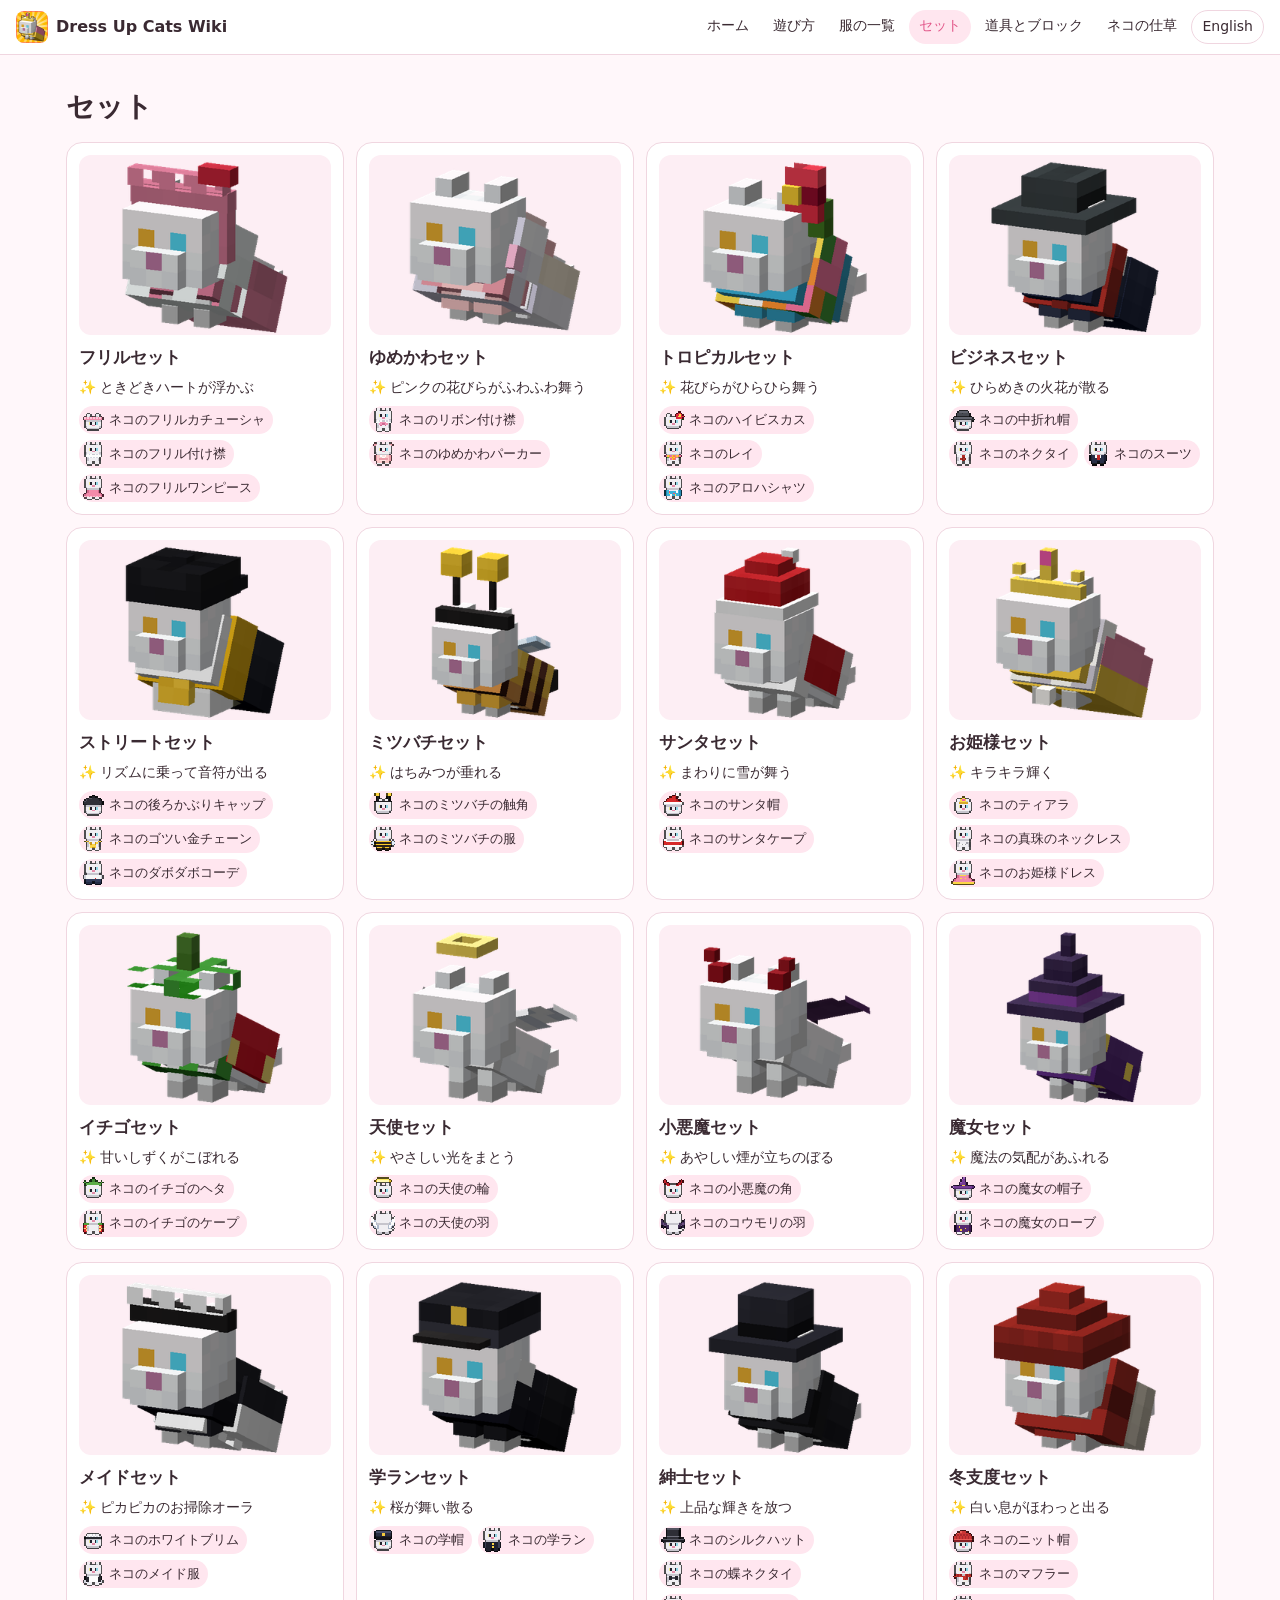
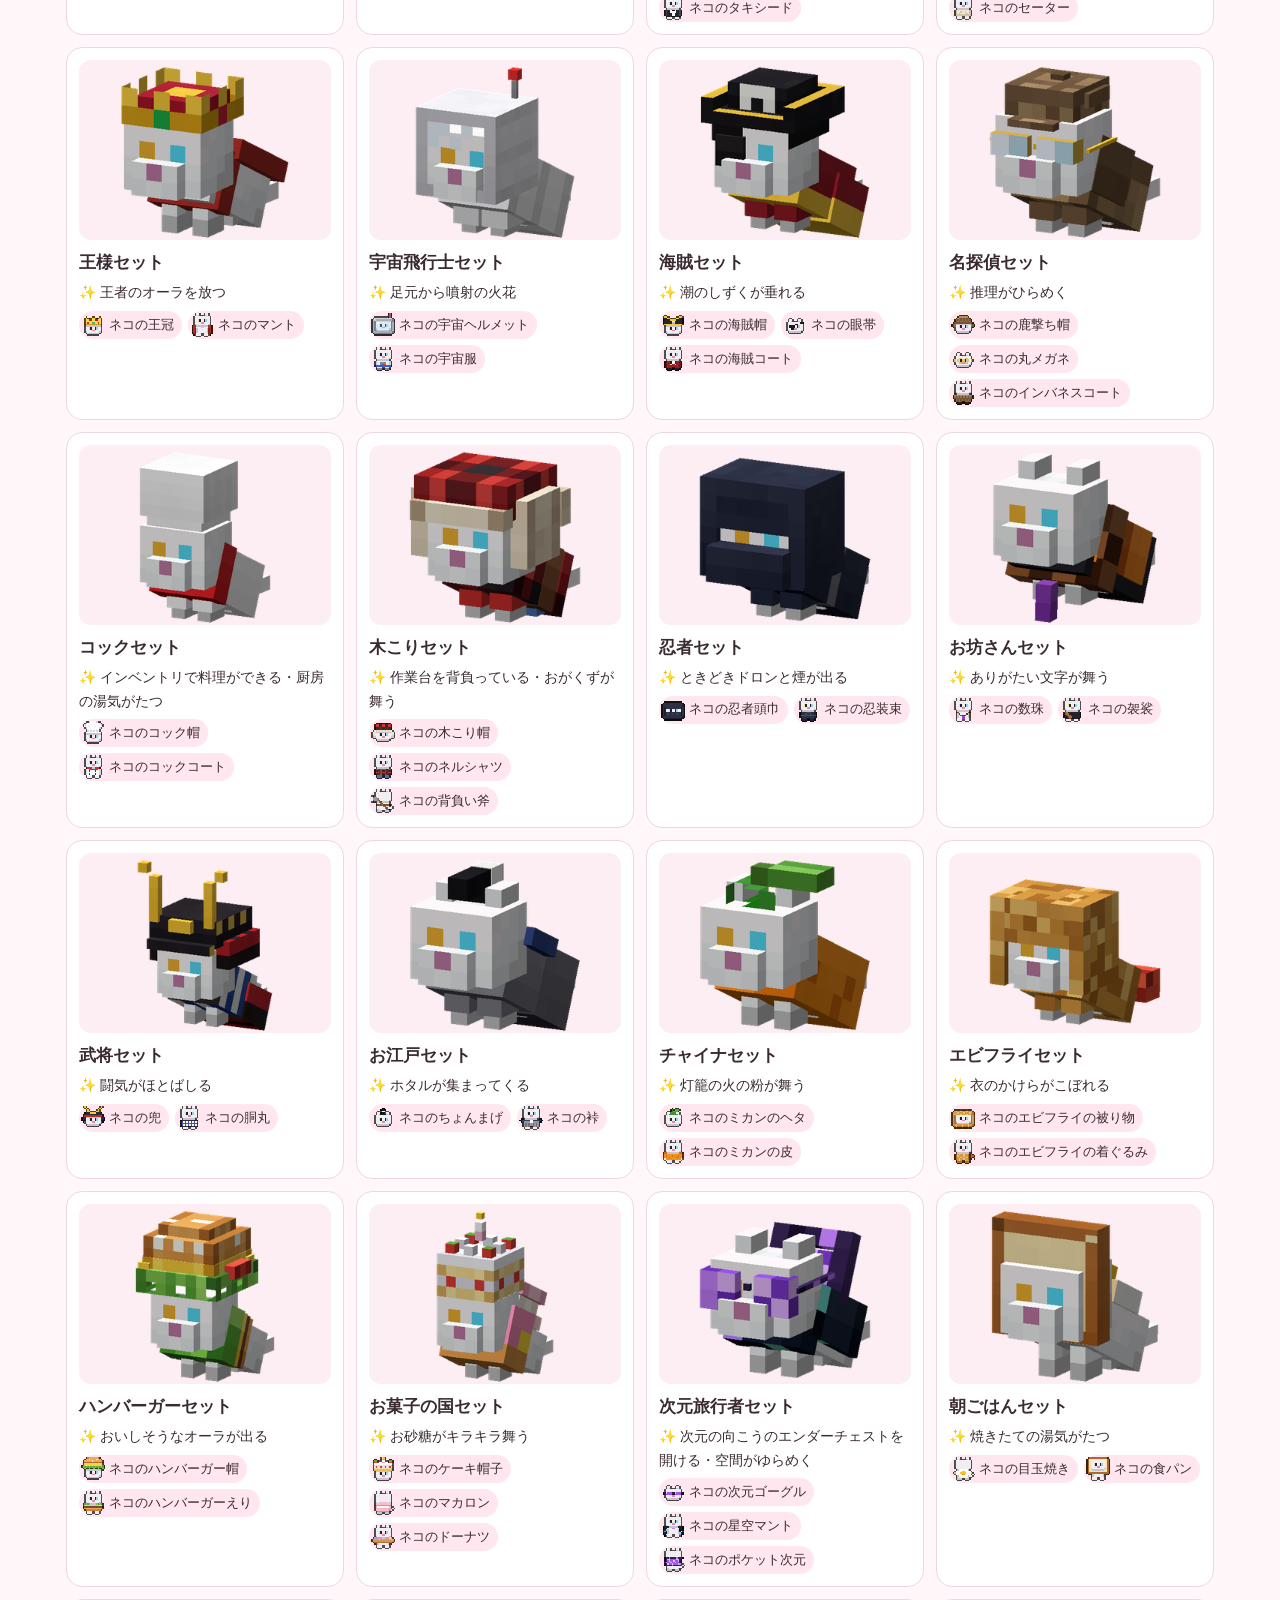
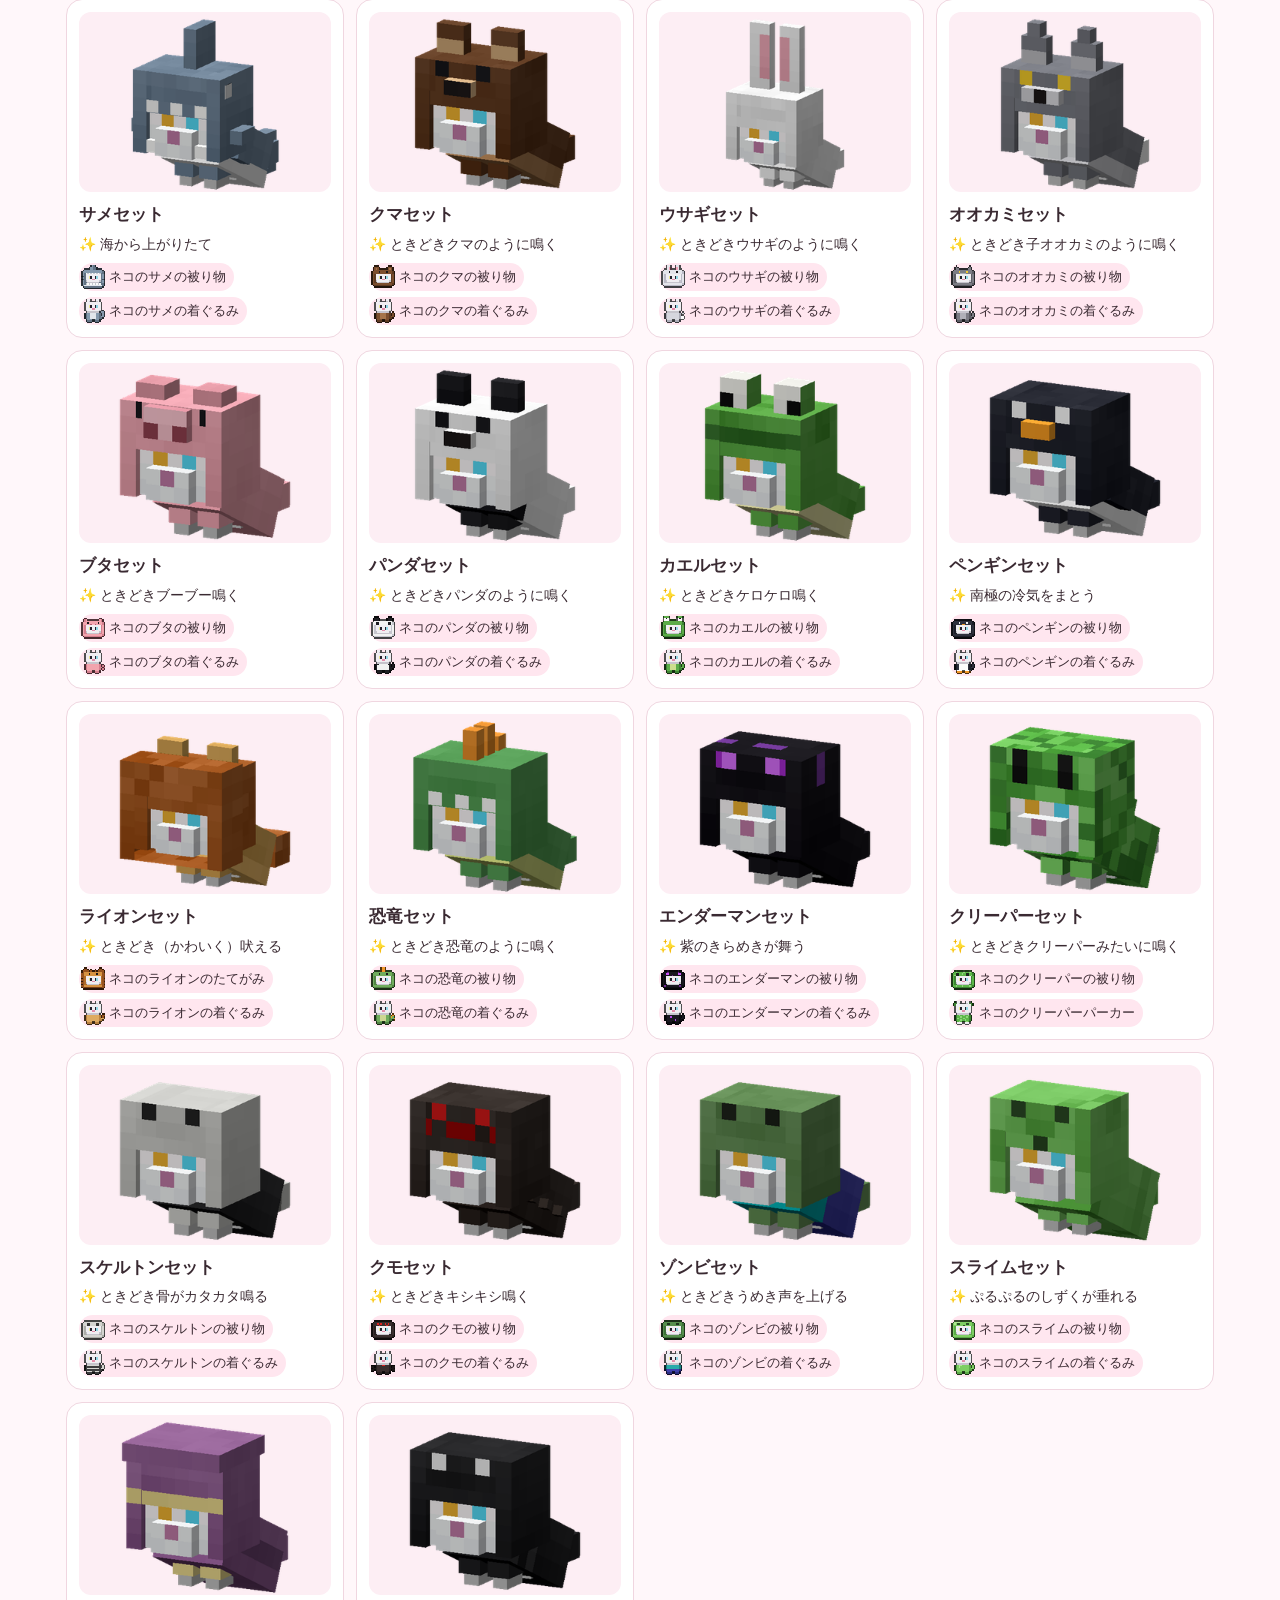
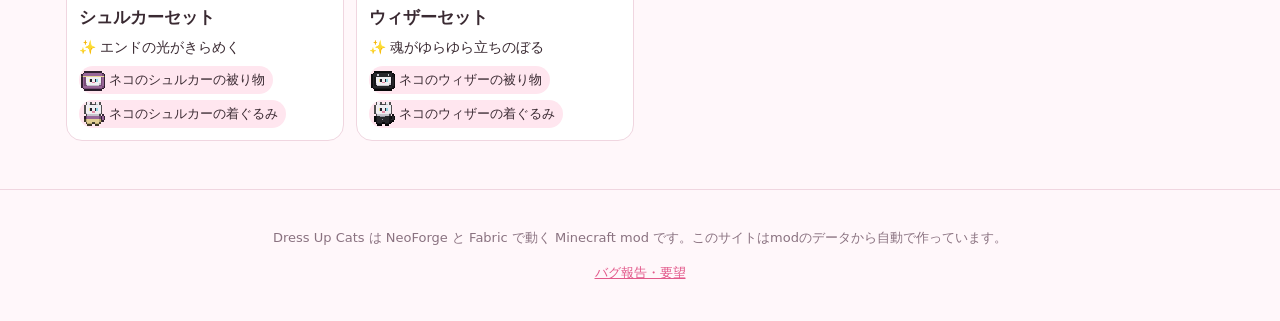
<file: ja/sets.html>
<!doctype html>
<html lang="ja"><head><meta charset="utf-8"><meta name="viewport" content="width=device-width,initial-scale=1">
<title>セット – Dress Up Cats Wiki</title><link rel="icon" href="../img/logo.png"><link rel="stylesheet" href="../style.css"></head>
<body><header><a class="brand" href="index.html"><img src="../img/logo.png" alt="">Dress Up Cats Wiki</a>
<nav><a href="index.html">ホーム</a><a href="guide.html">遊び方</a><a href="outfits.html">服の一覧</a><a href="sets.html" class=on>セット</a><a href="items.html">道具とブロック</a><a href="cats.html">ネコの仕草</a><a class="lang" href="../en/sets.html">English</a></nav></header>
<main><h1>セット</h1><div class="cards"><article class="card set" id="frill"><div class="pics"><img class="worn" src="../img/worn/set_frill.png" alt="" loading="lazy"></div>
<h3>フリルセット</h3><p class="effect">✨ ときどきハートが浮かぶ</p><div class="pieces"><a class="piece" href="outfits.html#frill_headband"><img src="../img/icon/frill_headband.png" alt="">ネコのフリルカチューシャ</a><a class="piece" href="outfits.html#frill_collar"><img src="../img/icon/frill_collar.png" alt="">ネコのフリル付け襟</a><a class="piece" href="outfits.html#frill_dress"><img src="../img/icon/frill_dress.png" alt="">ネコのフリルワンピース</a></div></article><article class="card set" id="dreamy"><div class="pics"><img class="worn" src="../img/worn/set_dreamy.png" alt="" loading="lazy"></div>
<h3>ゆめかわセット</h3><p class="effect">✨ ピンクの花びらがふわふわ舞う</p><div class="pieces"><a class="piece" href="outfits.html#ribbon_collar"><img src="../img/icon/ribbon_collar.png" alt="">ネコのリボン付け襟</a><a class="piece" href="outfits.html#dreamy_hoodie"><img src="../img/icon/dreamy_hoodie.png" alt="">ネコのゆめかわパーカー</a></div></article><article class="card set" id="tropical"><div class="pics"><img class="worn" src="../img/worn/set_tropical.png" alt="" loading="lazy"></div>
<h3>トロピカルセット</h3><p class="effect">✨ 花びらがひらひら舞う</p><div class="pieces"><a class="piece" href="outfits.html#hibiscus"><img src="../img/icon/hibiscus.png" alt="">ネコのハイビスカス</a><a class="piece" href="outfits.html#lei"><img src="../img/icon/lei.png" alt="">ネコのレイ</a><a class="piece" href="outfits.html#aloha_shirt"><img src="../img/icon/aloha_shirt.png" alt="">ネコのアロハシャツ</a></div></article><article class="card set" id="business"><div class="pics"><img class="worn" src="../img/worn/set_business.png" alt="" loading="lazy"></div>
<h3>ビジネスセット</h3><p class="effect">✨ ひらめきの火花が散る</p><div class="pieces"><a class="piece" href="outfits.html#fedora"><img src="../img/icon/fedora.png" alt="">ネコの中折れ帽</a><a class="piece" href="outfits.html#necktie"><img src="../img/icon/necktie.png" alt="">ネコのネクタイ</a><a class="piece" href="outfits.html#business_suit"><img src="../img/icon/business_suit.png" alt="">ネコのスーツ</a></div></article><article class="card set" id="street"><div class="pics"><img class="worn" src="../img/worn/set_street.png" alt="" loading="lazy"></div>
<h3>ストリートセット</h3><p class="effect">✨ リズムに乗って音符が出る</p><div class="pieces"><a class="piece" href="outfits.html#backward_cap"><img src="../img/icon/backward_cap.png" alt="">ネコの後ろかぶりキャップ</a><a class="piece" href="outfits.html#bling_chain"><img src="../img/icon/bling_chain.png" alt="">ネコのゴツい金チェーン</a><a class="piece" href="outfits.html#baggy_outfit"><img src="../img/icon/baggy_outfit.png" alt="">ネコのダボダボコーデ</a></div></article><article class="card set" id="bee"><div class="pics"><img class="worn" src="../img/worn/set_bee.png" alt="" loading="lazy"></div>
<h3>ミツバチセット</h3><p class="effect">✨ はちみつが垂れる</p><div class="pieces"><a class="piece" href="outfits.html#bee_antennae"><img src="../img/icon/bee_antennae.png" alt="">ネコのミツバチの触角</a><a class="piece" href="outfits.html#bee_suit"><img src="../img/icon/bee_suit.png" alt="">ネコのミツバチの服</a></div></article><article class="card set" id="santa"><div class="pics"><img class="worn" src="../img/worn/set_santa.png" alt="" loading="lazy"></div>
<h3>サンタセット</h3><p class="effect">✨ まわりに雪が舞う</p><div class="pieces"><a class="piece" href="outfits.html#santa_hat"><img src="../img/icon/santa_hat.png" alt="">ネコのサンタ帽</a><a class="piece" href="outfits.html#santa_suit"><img src="../img/icon/santa_suit.png" alt="">ネコのサンタケープ</a></div></article><article class="card set" id="princess"><div class="pics"><img class="worn" src="../img/worn/set_princess.png" alt="" loading="lazy"></div>
<h3>お姫様セット</h3><p class="effect">✨ キラキラ輝く</p><div class="pieces"><a class="piece" href="outfits.html#tiara"><img src="../img/icon/tiara.png" alt="">ネコのティアラ</a><a class="piece" href="outfits.html#pearl_necklace"><img src="../img/icon/pearl_necklace.png" alt="">ネコの真珠のネックレス</a><a class="piece" href="outfits.html#princess_dress"><img src="../img/icon/princess_dress.png" alt="">ネコのお姫様ドレス</a></div></article><article class="card set" id="strawberry"><div class="pics"><img class="worn" src="../img/worn/set_strawberry.png" alt="" loading="lazy"></div>
<h3>イチゴセット</h3><p class="effect">✨ 甘いしずくがこぼれる</p><div class="pieces"><a class="piece" href="outfits.html#strawberry_hat"><img src="../img/icon/strawberry_hat.png" alt="">ネコのイチゴのヘタ</a><a class="piece" href="outfits.html#strawberry_cape"><img src="../img/icon/strawberry_cape.png" alt="">ネコのイチゴのケープ</a></div></article><article class="card set" id="angel"><div class="pics"><img class="worn" src="../img/worn/set_angel.png" alt="" loading="lazy"></div>
<h3>天使セット</h3><p class="effect">✨ やさしい光をまとう</p><div class="pieces"><a class="piece" href="outfits.html#angel_halo"><img src="../img/icon/angel_halo.png" alt="">ネコの天使の輪</a><a class="piece" href="outfits.html#angel_wings"><img src="../img/icon/angel_wings.png" alt="">ネコの天使の羽</a></div></article><article class="card set" id="devil"><div class="pics"><img class="worn" src="../img/worn/set_devil.png" alt="" loading="lazy"></div>
<h3>小悪魔セット</h3><p class="effect">✨ あやしい煙が立ちのぼる</p><div class="pieces"><a class="piece" href="outfits.html#devil_horns"><img src="../img/icon/devil_horns.png" alt="">ネコの小悪魔の角</a><a class="piece" href="outfits.html#bat_wings"><img src="../img/icon/bat_wings.png" alt="">ネコのコウモリの羽</a></div></article><article class="card set" id="witch"><div class="pics"><img class="worn" src="../img/worn/set_witch.png" alt="" loading="lazy"></div>
<h3>魔女セット</h3><p class="effect">✨ 魔法の気配があふれる</p><div class="pieces"><a class="piece" href="outfits.html#witch_hat"><img src="../img/icon/witch_hat.png" alt="">ネコの魔女の帽子</a><a class="piece" href="outfits.html#witch_robe"><img src="../img/icon/witch_robe.png" alt="">ネコの魔女のローブ</a></div></article><article class="card set" id="maid"><div class="pics"><img class="worn" src="../img/worn/set_maid.png" alt="" loading="lazy"></div>
<h3>メイドセット</h3><p class="effect">✨ ピカピカのお掃除オーラ</p><div class="pieces"><a class="piece" href="outfits.html#maid_headdress"><img src="../img/icon/maid_headdress.png" alt="">ネコのホワイトブリム</a><a class="piece" href="outfits.html#maid_dress"><img src="../img/icon/maid_dress.png" alt="">ネコのメイド服</a></div></article><article class="card set" id="school"><div class="pics"><img class="worn" src="../img/worn/set_school.png" alt="" loading="lazy"></div>
<h3>学ランセット</h3><p class="effect">✨ 桜が舞い散る</p><div class="pieces"><a class="piece" href="outfits.html#school_cap"><img src="../img/icon/school_cap.png" alt="">ネコの学帽</a><a class="piece" href="outfits.html#gakuran"><img src="../img/icon/gakuran.png" alt="">ネコの学ラン</a></div></article><article class="card set" id="gentleman"><div class="pics"><img class="worn" src="../img/worn/set_gentleman.png" alt="" loading="lazy"></div>
<h3>紳士セット</h3><p class="effect">✨ 上品な輝きを放つ</p><div class="pieces"><a class="piece" href="outfits.html#top_hat"><img src="../img/icon/top_hat.png" alt="">ネコのシルクハット</a><a class="piece" href="outfits.html#bow_tie"><img src="../img/icon/bow_tie.png" alt="">ネコの蝶ネクタイ</a><a class="piece" href="outfits.html#tuxedo"><img src="../img/icon/tuxedo.png" alt="">ネコのタキシード</a></div></article><article class="card set" id="winter"><div class="pics"><img class="worn" src="../img/worn/set_winter.png" alt="" loading="lazy"></div>
<h3>冬支度セット</h3><p class="effect">✨ 白い息がほわっと出る</p><div class="pieces"><a class="piece" href="outfits.html#knit_cap"><img src="../img/icon/knit_cap.png" alt="">ネコのニット帽</a><a class="piece" href="outfits.html#muffler"><img src="../img/icon/muffler.png" alt="">ネコのマフラー</a><a class="piece" href="outfits.html#sweater"><img src="../img/icon/sweater.png" alt="">ネコのセーター</a></div></article><article class="card set" id="king"><div class="pics"><img class="worn" src="../img/worn/set_king.png" alt="" loading="lazy"></div>
<h3>王様セット</h3><p class="effect">✨ 王者のオーラを放つ</p><div class="pieces"><a class="piece" href="outfits.html#crown"><img src="../img/icon/crown.png" alt="">ネコの王冠</a><a class="piece" href="outfits.html#cape"><img src="../img/icon/cape.png" alt="">ネコのマント</a></div></article><article class="card set" id="space"><div class="pics"><img class="worn" src="../img/worn/set_space.png" alt="" loading="lazy"></div>
<h3>宇宙飛行士セット</h3><p class="effect">✨ 足元から噴射の火花</p><div class="pieces"><a class="piece" href="outfits.html#space_helmet"><img src="../img/icon/space_helmet.png" alt="">ネコの宇宙ヘルメット</a><a class="piece" href="outfits.html#space_suit"><img src="../img/icon/space_suit.png" alt="">ネコの宇宙服</a></div></article><article class="card set" id="pirate"><div class="pics"><img class="worn" src="../img/worn/set_pirate.png" alt="" loading="lazy"></div>
<h3>海賊セット</h3><p class="effect">✨ 潮のしずくが垂れる</p><div class="pieces"><a class="piece" href="outfits.html#pirate_hat"><img src="../img/icon/pirate_hat.png" alt="">ネコの海賊帽</a><a class="piece" href="outfits.html#eyepatch"><img src="../img/icon/eyepatch.png" alt="">ネコの眼帯</a><a class="piece" href="outfits.html#pirate_coat"><img src="../img/icon/pirate_coat.png" alt="">ネコの海賊コート</a></div></article><article class="card set" id="detective"><div class="pics"><img class="worn" src="../img/worn/set_detective.png" alt="" loading="lazy"></div>
<h3>名探偵セット</h3><p class="effect">✨ 推理がひらめく</p><div class="pieces"><a class="piece" href="outfits.html#deerstalker"><img src="../img/icon/deerstalker.png" alt="">ネコの鹿撃ち帽</a><a class="piece" href="outfits.html#round_glasses"><img src="../img/icon/round_glasses.png" alt="">ネコの丸メガネ</a><a class="piece" href="outfits.html#inverness_coat"><img src="../img/icon/inverness_coat.png" alt="">ネコのインバネスコート</a></div></article><article class="card set" id="chef"><div class="pics"><img class="worn" src="../img/worn/set_chef.png" alt="" loading="lazy"></div>
<h3>コックセット</h3><p class="effect">✨ インベントリで料理ができる・厨房の湯気がたつ</p><div class="pieces"><a class="piece" href="outfits.html#chef_hat"><img src="../img/icon/chef_hat.png" alt="">ネコのコック帽</a><a class="piece" href="outfits.html#chef_coat"><img src="../img/icon/chef_coat.png" alt="">ネコのコックコート</a></div></article><article class="card set" id="lumberjack"><div class="pics"><img class="worn" src="../img/worn/set_lumberjack.png" alt="" loading="lazy"></div>
<h3>木こりセット</h3><p class="effect">✨ 作業台を背負っている・おがくずが舞う</p><div class="pieces"><a class="piece" href="outfits.html#trapper_hat"><img src="../img/icon/trapper_hat.png" alt="">ネコの木こり帽</a><a class="piece" href="outfits.html#flannel_shirt"><img src="../img/icon/flannel_shirt.png" alt="">ネコのネルシャツ</a><a class="piece" href="outfits.html#lumberjack_axe"><img src="../img/icon/lumberjack_axe.png" alt="">ネコの背負い斧</a></div></article><article class="card set" id="ninja"><div class="pics"><img class="worn" src="../img/worn/set_ninja.png" alt="" loading="lazy"></div>
<h3>忍者セット</h3><p class="effect">✨ ときどきドロンと煙が出る</p><div class="pieces"><a class="piece" href="outfits.html#ninja_hood"><img src="../img/icon/ninja_hood.png" alt="">ネコの忍者頭巾</a><a class="piece" href="outfits.html#ninja_garb"><img src="../img/icon/ninja_garb.png" alt="">ネコの忍装束</a></div></article><article class="card set" id="monk"><div class="pics"><img class="worn" src="../img/worn/set_monk.png" alt="" loading="lazy"></div>
<h3>お坊さんセット</h3><p class="effect">✨ ありがたい文字が舞う</p><div class="pieces"><a class="piece" href="outfits.html#prayer_beads"><img src="../img/icon/prayer_beads.png" alt="">ネコの数珠</a><a class="piece" href="outfits.html#kesa"><img src="../img/icon/kesa.png" alt="">ネコの袈裟</a></div></article><article class="card set" id="samurai"><div class="pics"><img class="worn" src="../img/worn/set_samurai.png" alt="" loading="lazy"></div>
<h3>武将セット</h3><p class="effect">✨ 闘気がほとばしる</p><div class="pieces"><a class="piece" href="outfits.html#kabuto"><img src="../img/icon/kabuto.png" alt="">ネコの兜</a><a class="piece" href="outfits.html#domaru"><img src="../img/icon/domaru.png" alt="">ネコの胴丸</a></div></article><article class="card set" id="edo"><div class="pics"><img class="worn" src="../img/worn/set_edo.png" alt="" loading="lazy"></div>
<h3>お江戸セット</h3><p class="effect">✨ ホタルが集まってくる</p><div class="pieces"><a class="piece" href="outfits.html#topknot"><img src="../img/icon/topknot.png" alt="">ネコのちょんまげ</a><a class="piece" href="outfits.html#kamishimo"><img src="../img/icon/kamishimo.png" alt="">ネコの裃</a></div></article><article class="card set" id="mandarin"><div class="pics"><img class="worn" src="../img/worn/set_mandarin.png" alt="" loading="lazy"></div>
<h3>チャイナセット</h3><p class="effect">✨ 灯籠の火の粉が舞う</p><div class="pieces"><a class="piece" href="outfits.html#mandarin_hat"><img src="../img/icon/mandarin_hat.png" alt="">ネコのミカンのヘタ</a><a class="piece" href="outfits.html#mandarin_suit"><img src="../img/icon/mandarin_suit.png" alt="">ネコのミカンの皮</a></div></article><article class="card set" id="fried_shrimp"><div class="pics"><img class="worn" src="../img/worn/set_fried_shrimp.png" alt="" loading="lazy"></div>
<h3>エビフライセット</h3><p class="effect">✨ 衣のかけらがこぼれる</p><div class="pieces"><a class="piece" href="outfits.html#fried_shrimp_hood"><img src="../img/icon/fried_shrimp_hood.png" alt="">ネコのエビフライの被り物</a><a class="piece" href="outfits.html#fried_shrimp_suit"><img src="../img/icon/fried_shrimp_suit.png" alt="">ネコのエビフライの着ぐるみ</a></div></article><article class="card set" id="burger"><div class="pics"><img class="worn" src="../img/worn/set_burger.png" alt="" loading="lazy"></div>
<h3>ハンバーガーセット</h3><p class="effect">✨ おいしそうなオーラが出る</p><div class="pieces"><a class="piece" href="outfits.html#burger_bun"><img src="../img/icon/burger_bun.png" alt="">ネコのハンバーガー帽</a><a class="piece" href="outfits.html#burger_collar"><img src="../img/icon/burger_collar.png" alt="">ネコのハンバーガーえり</a></div></article><article class="card set" id="sweets"><div class="pics"><img class="worn" src="../img/worn/set_sweets.png" alt="" loading="lazy"></div>
<h3>お菓子の国セット</h3><p class="effect">✨ お砂糖がキラキラ舞う</p><div class="pieces"><a class="piece" href="outfits.html#cake_hat"><img src="../img/icon/cake_hat.png" alt="">ネコのケーキ帽子</a><a class="piece" href="outfits.html#macaron"><img src="../img/icon/macaron.png" alt="">ネコのマカロン</a><a class="piece" href="outfits.html#donut_ring"><img src="../img/icon/donut_ring.png" alt="">ネコのドーナツ</a></div></article><article class="card set" id="traveler"><div class="pics"><img class="worn" src="../img/worn/set_traveler.png" alt="" loading="lazy"></div>
<h3>次元旅行者セット</h3><p class="effect">✨ 次元の向こうのエンダーチェストを開ける・空間がゆらめく</p><div class="pieces"><a class="piece" href="outfits.html#rift_goggles"><img src="../img/icon/rift_goggles.png" alt="">ネコの次元ゴーグル</a><a class="piece" href="outfits.html#starry_cloak"><img src="../img/icon/starry_cloak.png" alt="">ネコの星空マント</a><a class="piece" href="outfits.html#pocket_rift"><img src="../img/icon/pocket_rift.png" alt="">ネコのポケット次元</a></div></article><article class="card set" id="toast"><div class="pics"><img class="worn" src="../img/worn/set_toast.png" alt="" loading="lazy"></div>
<h3>朝ごはんセット</h3><p class="effect">✨ 焼きたての湯気がたつ</p><div class="pieces"><a class="piece" href="outfits.html#fried_egg"><img src="../img/icon/fried_egg.png" alt="">ネコの目玉焼き</a><a class="piece" href="outfits.html#bread_slice"><img src="../img/icon/bread_slice.png" alt="">ネコの食パン</a></div></article><article class="card set" id="shark"><div class="pics"><img class="worn" src="../img/worn/set_shark.png" alt="" loading="lazy"></div>
<h3>サメセット</h3><p class="effect">✨ 海から上がりたて</p><div class="pieces"><a class="piece" href="outfits.html#shark_hood"><img src="../img/icon/shark_hood.png" alt="">ネコのサメの被り物</a><a class="piece" href="outfits.html#shark_suit"><img src="../img/icon/shark_suit.png" alt="">ネコのサメの着ぐるみ</a></div></article><article class="card set" id="bear"><div class="pics"><img class="worn" src="../img/worn/set_bear.png" alt="" loading="lazy"></div>
<h3>クマセット</h3><p class="effect">✨ ときどきクマのように鳴く</p><div class="pieces"><a class="piece" href="outfits.html#bear_hood"><img src="../img/icon/bear_hood.png" alt="">ネコのクマの被り物</a><a class="piece" href="outfits.html#bear_suit"><img src="../img/icon/bear_suit.png" alt="">ネコのクマの着ぐるみ</a></div></article><article class="card set" id="rabbit"><div class="pics"><img class="worn" src="../img/worn/set_rabbit.png" alt="" loading="lazy"></div>
<h3>ウサギセット</h3><p class="effect">✨ ときどきウサギのように鳴く</p><div class="pieces"><a class="piece" href="outfits.html#rabbit_hood"><img src="../img/icon/rabbit_hood.png" alt="">ネコのウサギの被り物</a><a class="piece" href="outfits.html#rabbit_suit"><img src="../img/icon/rabbit_suit.png" alt="">ネコのウサギの着ぐるみ</a></div></article><article class="card set" id="wolf"><div class="pics"><img class="worn" src="../img/worn/set_wolf.png" alt="" loading="lazy"></div>
<h3>オオカミセット</h3><p class="effect">✨ ときどき子オオカミのように鳴く</p><div class="pieces"><a class="piece" href="outfits.html#wolf_hood"><img src="../img/icon/wolf_hood.png" alt="">ネコのオオカミの被り物</a><a class="piece" href="outfits.html#wolf_suit"><img src="../img/icon/wolf_suit.png" alt="">ネコのオオカミの着ぐるみ</a></div></article><article class="card set" id="pig"><div class="pics"><img class="worn" src="../img/worn/set_pig.png" alt="" loading="lazy"></div>
<h3>ブタセット</h3><p class="effect">✨ ときどきブーブー鳴く</p><div class="pieces"><a class="piece" href="outfits.html#pig_hood"><img src="../img/icon/pig_hood.png" alt="">ネコのブタの被り物</a><a class="piece" href="outfits.html#pig_suit"><img src="../img/icon/pig_suit.png" alt="">ネコのブタの着ぐるみ</a></div></article><article class="card set" id="panda"><div class="pics"><img class="worn" src="../img/worn/set_panda.png" alt="" loading="lazy"></div>
<h3>パンダセット</h3><p class="effect">✨ ときどきパンダのように鳴く</p><div class="pieces"><a class="piece" href="outfits.html#panda_hood"><img src="../img/icon/panda_hood.png" alt="">ネコのパンダの被り物</a><a class="piece" href="outfits.html#panda_suit"><img src="../img/icon/panda_suit.png" alt="">ネコのパンダの着ぐるみ</a></div></article><article class="card set" id="frog"><div class="pics"><img class="worn" src="../img/worn/set_frog.png" alt="" loading="lazy"></div>
<h3>カエルセット</h3><p class="effect">✨ ときどきケロケロ鳴く</p><div class="pieces"><a class="piece" href="outfits.html#frog_hood"><img src="../img/icon/frog_hood.png" alt="">ネコのカエルの被り物</a><a class="piece" href="outfits.html#frog_suit"><img src="../img/icon/frog_suit.png" alt="">ネコのカエルの着ぐるみ</a></div></article><article class="card set" id="penguin"><div class="pics"><img class="worn" src="../img/worn/set_penguin.png" alt="" loading="lazy"></div>
<h3>ペンギンセット</h3><p class="effect">✨ 南極の冷気をまとう</p><div class="pieces"><a class="piece" href="outfits.html#penguin_hood"><img src="../img/icon/penguin_hood.png" alt="">ネコのペンギンの被り物</a><a class="piece" href="outfits.html#penguin_suit"><img src="../img/icon/penguin_suit.png" alt="">ネコのペンギンの着ぐるみ</a></div></article><article class="card set" id="lion"><div class="pics"><img class="worn" src="../img/worn/set_lion.png" alt="" loading="lazy"></div>
<h3>ライオンセット</h3><p class="effect">✨ ときどき（かわいく）吠える</p><div class="pieces"><a class="piece" href="outfits.html#lion_hood"><img src="../img/icon/lion_hood.png" alt="">ネコのライオンのたてがみ</a><a class="piece" href="outfits.html#lion_suit"><img src="../img/icon/lion_suit.png" alt="">ネコのライオンの着ぐるみ</a></div></article><article class="card set" id="dino"><div class="pics"><img class="worn" src="../img/worn/set_dino.png" alt="" loading="lazy"></div>
<h3>恐竜セット</h3><p class="effect">✨ ときどき恐竜のように鳴く</p><div class="pieces"><a class="piece" href="outfits.html#dino_hood"><img src="../img/icon/dino_hood.png" alt="">ネコの恐竜の被り物</a><a class="piece" href="outfits.html#dino_suit"><img src="../img/icon/dino_suit.png" alt="">ネコの恐竜の着ぐるみ</a></div></article><article class="card set" id="enderman"><div class="pics"><img class="worn" src="../img/worn/set_enderman.png" alt="" loading="lazy"></div>
<h3>エンダーマンセット</h3><p class="effect">✨ 紫のきらめきが舞う</p><div class="pieces"><a class="piece" href="outfits.html#ender_hood"><img src="../img/icon/ender_hood.png" alt="">ネコのエンダーマンの被り物</a><a class="piece" href="outfits.html#ender_suit"><img src="../img/icon/ender_suit.png" alt="">ネコのエンダーマンの着ぐるみ</a></div></article><article class="card set" id="creeper"><div class="pics"><img class="worn" src="../img/worn/set_creeper.png" alt="" loading="lazy"></div>
<h3>クリーパーセット</h3><p class="effect">✨ ときどきクリーパーみたいに鳴く</p><div class="pieces"><a class="piece" href="outfits.html#creeper_hood"><img src="../img/icon/creeper_hood.png" alt="">ネコのクリーパーの被り物</a><a class="piece" href="outfits.html#creeper_hoodie"><img src="../img/icon/creeper_hoodie.png" alt="">ネコのクリーパーパーカー</a></div></article><article class="card set" id="skeleton"><div class="pics"><img class="worn" src="../img/worn/set_skeleton.png" alt="" loading="lazy"></div>
<h3>スケルトンセット</h3><p class="effect">✨ ときどき骨がカタカタ鳴る</p><div class="pieces"><a class="piece" href="outfits.html#skeleton_hood"><img src="../img/icon/skeleton_hood.png" alt="">ネコのスケルトンの被り物</a><a class="piece" href="outfits.html#skeleton_suit"><img src="../img/icon/skeleton_suit.png" alt="">ネコのスケルトンの着ぐるみ</a></div></article><article class="card set" id="spider"><div class="pics"><img class="worn" src="../img/worn/set_spider.png" alt="" loading="lazy"></div>
<h3>クモセット</h3><p class="effect">✨ ときどきキシキシ鳴く</p><div class="pieces"><a class="piece" href="outfits.html#spider_hood"><img src="../img/icon/spider_hood.png" alt="">ネコのクモの被り物</a><a class="piece" href="outfits.html#spider_suit"><img src="../img/icon/spider_suit.png" alt="">ネコのクモの着ぐるみ</a></div></article><article class="card set" id="zombie"><div class="pics"><img class="worn" src="../img/worn/set_zombie.png" alt="" loading="lazy"></div>
<h3>ゾンビセット</h3><p class="effect">✨ ときどきうめき声を上げる</p><div class="pieces"><a class="piece" href="outfits.html#zombie_hood"><img src="../img/icon/zombie_hood.png" alt="">ネコのゾンビの被り物</a><a class="piece" href="outfits.html#zombie_suit"><img src="../img/icon/zombie_suit.png" alt="">ネコのゾンビの着ぐるみ</a></div></article><article class="card set" id="slime"><div class="pics"><img class="worn" src="../img/worn/set_slime.png" alt="" loading="lazy"></div>
<h3>スライムセット</h3><p class="effect">✨ ぷるぷるのしずくが垂れる</p><div class="pieces"><a class="piece" href="outfits.html#slime_hood"><img src="../img/icon/slime_hood.png" alt="">ネコのスライムの被り物</a><a class="piece" href="outfits.html#slime_suit"><img src="../img/icon/slime_suit.png" alt="">ネコのスライムの着ぐるみ</a></div></article><article class="card set" id="shulker"><div class="pics"><img class="worn" src="../img/worn/set_shulker.png" alt="" loading="lazy"></div>
<h3>シュルカーセット</h3><p class="effect">✨ エンドの光がきらめく</p><div class="pieces"><a class="piece" href="outfits.html#shulker_hood"><img src="../img/icon/shulker_hood.png" alt="">ネコのシュルカーの被り物</a><a class="piece" href="outfits.html#shulker_suit"><img src="../img/icon/shulker_suit.png" alt="">ネコのシュルカーの着ぐるみ</a></div></article><article class="card set" id="wither"><div class="pics"><img class="worn" src="../img/worn/set_wither.png" alt="" loading="lazy"></div>
<h3>ウィザーセット</h3><p class="effect">✨ 魂がゆらゆら立ちのぼる</p><div class="pieces"><a class="piece" href="outfits.html#wither_hood"><img src="../img/icon/wither_hood.png" alt="">ネコのウィザーの被り物</a><a class="piece" href="outfits.html#wither_suit"><img src="../img/icon/wither_suit.png" alt="">ネコのウィザーの着ぐるみ</a></div></article></div></main>
<footer><p>Dress Up Cats は NeoForge と Fabric で動く Minecraft mod です。このサイトはmodのデータから自動で作っています。</p><p><a href="https://github.com/n1001c/DressUpCats-wiki/issues">バグ報告・要望</a></p></footer>
<script src="../site.js"></script></body></html>
</file>
<file: style.css>
:root{--bg:#fff7fa;--card:#fff;--ink:#3a2a32;--mute:#8a7280;--line:#f0d6e0;--accent:#e2588a;--soft:#ffe6ef;--pic:#fdeef4}
@media (prefers-color-scheme:dark){:root{--bg:#1d171a;--card:#2a2226;--ink:#f3e6ec;--mute:#b49aa6;--line:#43363c;--accent:#ff86b0;--soft:#3a2a31;--pic:#33282d}}
*{box-sizing:border-box}body{margin:0;background:var(--bg);color:var(--ink);font:16px/1.7 system-ui,"Hiragino Sans","Yu Gothic UI",sans-serif}
a{color:var(--accent)}header{position:sticky;top:0;z-index:5;display:flex;flex-wrap:wrap;gap:8px 16px;align-items:center;justify-content:space-between;padding:10px 16px;background:var(--card);border-bottom:1px solid var(--line)}
.brand{display:flex;gap:8px;align-items:center;font-weight:700;color:var(--ink);text-decoration:none}.brand img{width:32px;height:32px;border-radius:8px}
nav{display:flex;flex-wrap:wrap;gap:4px}nav a{padding:4px 10px;border-radius:99px;text-decoration:none;color:var(--ink);font-size:14px}nav a.on,nav a:hover{background:var(--soft);color:var(--accent)}nav a.lang{border:1px solid var(--line)}
main{max-width:1180px;margin:0 auto;padding:16px 16px 48px}h1{font-size:28px;margin:12px 0}h2{margin-top:32px;border-bottom:2px solid var(--soft);padding-bottom:4px}
.hero{text-align:center}.hero img{width:200px;border-radius:32px;margin-top:16px}.lead{font-size:18px;text-align:center}.note{text-align:center;color:var(--mute)}
.tiles{list-style:none;padding:0;display:grid;grid-template-columns:repeat(auto-fill,minmax(220px,1fr));gap:12px}.tiles a{display:block;height:100%;padding:16px;border-radius:16px;background:var(--card);border:1px solid var(--line);text-decoration:none;color:var(--ink)}.tiles a:hover{border-color:var(--accent)}.tiles b{display:block;color:var(--accent);font-size:18px}.tiles span{font-size:14px;color:var(--mute)}
.filters{position:sticky;top:58px;z-index:4;display:flex;flex-wrap:wrap;gap:6px;padding:8px 0;background:var(--bg)}.filters input{flex:1 1 200px;padding:6px 12px;border-radius:99px;border:1px solid var(--line);background:var(--card);color:var(--ink);font:inherit}
.filters button{padding:4px 12px;border-radius:99px;border:1px solid var(--line);background:var(--card);color:var(--ink);font:inherit;cursor:pointer}.filters button.on{background:var(--accent);border-color:var(--accent);color:#fff}
.cards{display:grid;grid-template-columns:repeat(auto-fill,minmax(250px,1fr));gap:12px}.card{background:var(--card);border:1px solid var(--line);border-radius:16px;padding:12px;scroll-margin-top:120px}.card:target{outline:3px solid var(--accent)}
.pics{position:relative;background:var(--pic);border-radius:12px;text-align:center}.worn{width:180px;height:180px;display:block;margin:0 auto}.pics .icon{position:absolute;left:8px;bottom:8px;width:40px;height:40px;background:var(--card);border-radius:8px;padding:4px}
.icon{image-rendering:pixelated}.card h3{margin:8px 0 4px;font-size:17px}.card p{margin:2px 0;font-size:14px}
.tag{display:inline-block;font-size:12px;padding:0 8px;border-radius:99px;background:var(--soft);margin-right:4px}.effect{color:var(--ink)}
.recipe{margin-top:10px;font-size:13px}.craft{display:inline-flex;align-items:center;gap:8px;padding:6px;border-radius:6px;background:#c6c6c6}
.grid{display:grid;grid-template-columns:repeat(3,40px);grid-template-rows:repeat(3,40px);gap:2px}.grid span,.result{display:flex;align-items:center;justify-content:center;background:#8b8b8b;box-shadow:inset 2px 2px #373737,inset -2px -2px #fff}
.grid img{width:32px;height:32px;image-rendering:pixelated}.arrow{font-size:22px;color:#6b6b6b}.result{width:52px;height:52px}.result img{width:40px;height:40px}
.legend{list-style:none;margin:6px 0 0;padding:0}.legend li{display:flex;gap:6px;align-items:center;margin-bottom:2px;line-height:1.3}.legend img{width:22px;height:22px;image-rendering:pixelated;flex:none}.hint{color:var(--mute);margin:0}
.pieces{display:flex;flex-wrap:wrap;gap:6px;margin-top:6px}.piece{display:flex;align-items:center;gap:4px;font-size:13px;padding:2px 8px 2px 2px;border-radius:99px;background:var(--soft);text-decoration:none;color:var(--ink)}.piece img{width:24px;height:24px;image-rendering:pixelated}
.tool{display:flex;gap:16px;align-items:flex-start;background:var(--card);border:1px solid var(--line);border-radius:16px;padding:16px;margin-bottom:12px;scroll-margin-top:80px}.tool h2{margin-top:0;border:0}.icon.big{width:64px;height:64px;flex:none}
dl{display:grid;grid-template-columns:minmax(120px,240px) 1fr;gap:6px 16px}dt{font-weight:700}dd{margin:0}
table{border-collapse:collapse;width:100%;background:var(--card);border-radius:12px;overflow:hidden}td{padding:8px 12px;border-bottom:1px solid var(--line)}td.num{text-align:right;font-weight:700;color:var(--accent)}
footer{text-align:center;color:var(--mute);font-size:13px;padding:24px 16px;border-top:1px solid var(--line)}
@media (max-width:640px){dl{grid-template-columns:1fr}dd{margin-bottom:8px}.tool{flex-direction:column}header{position:static}.filters{top:0}}
</file>
